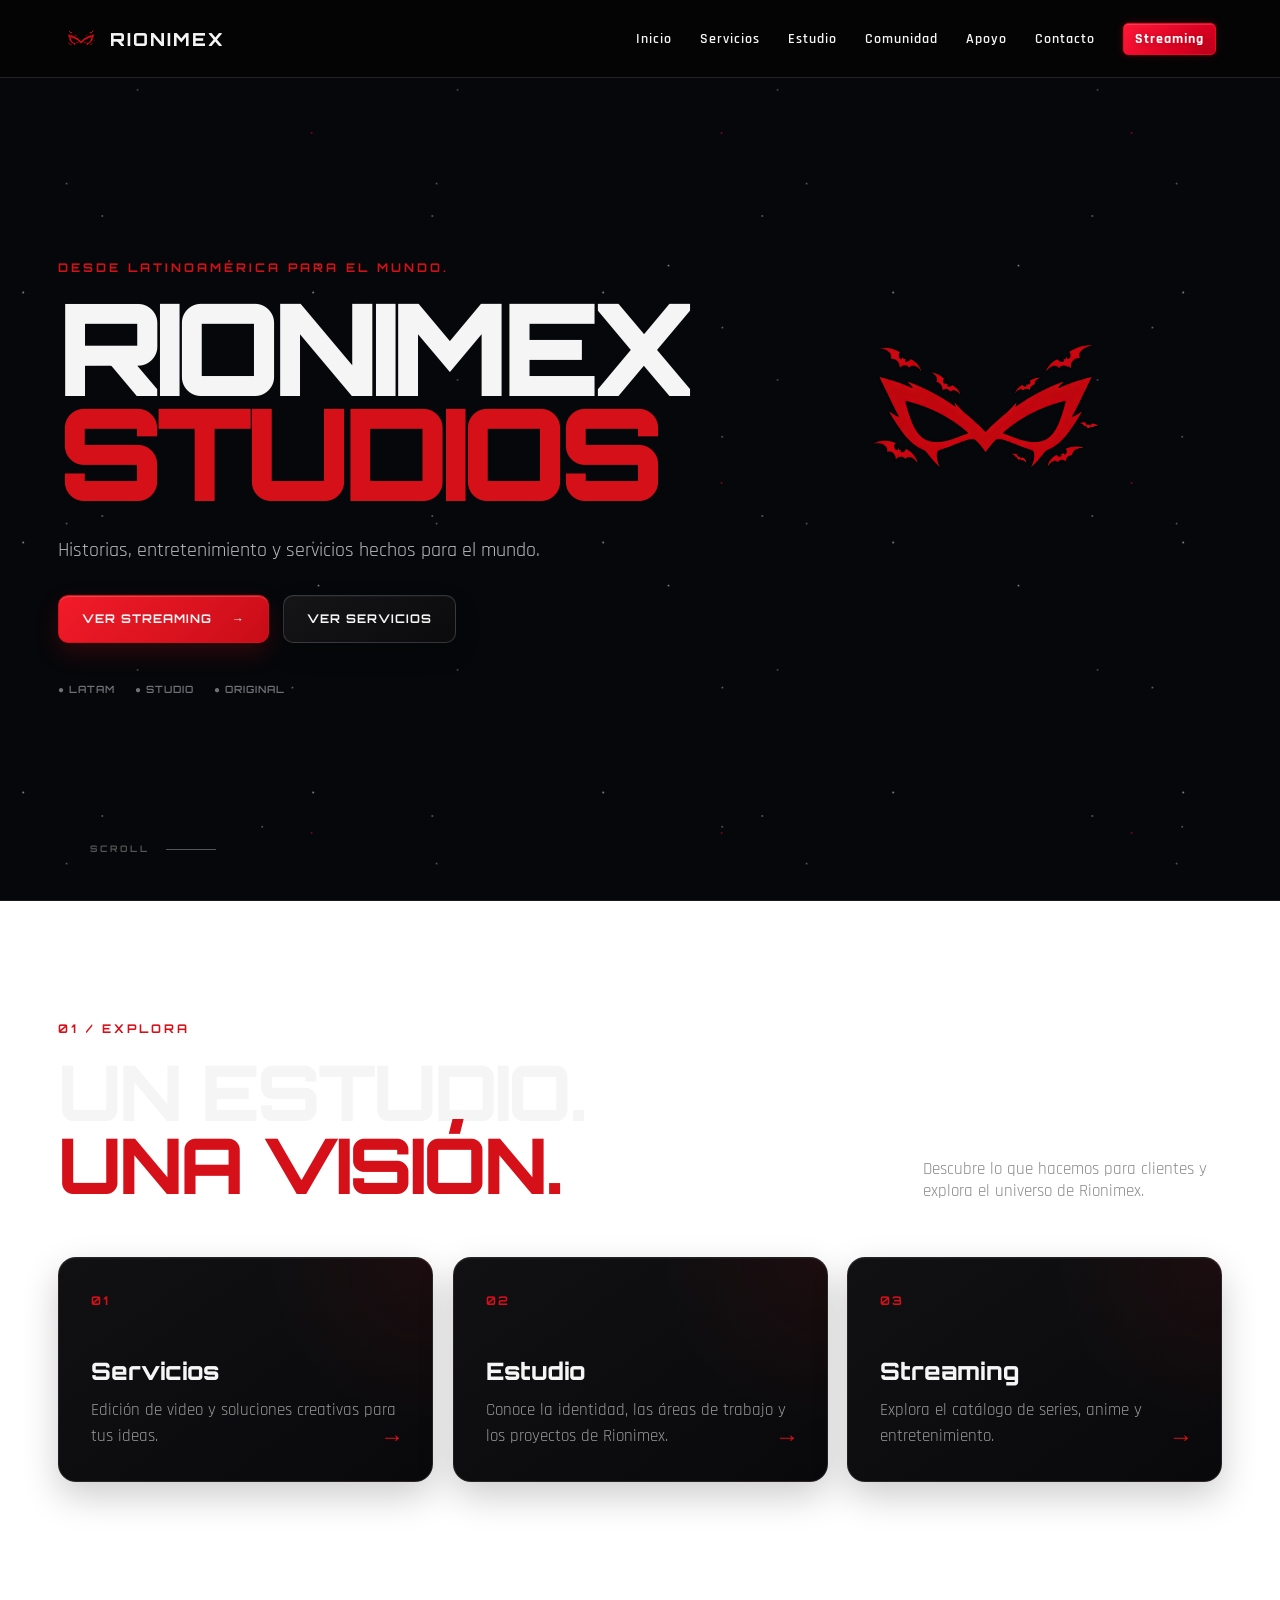
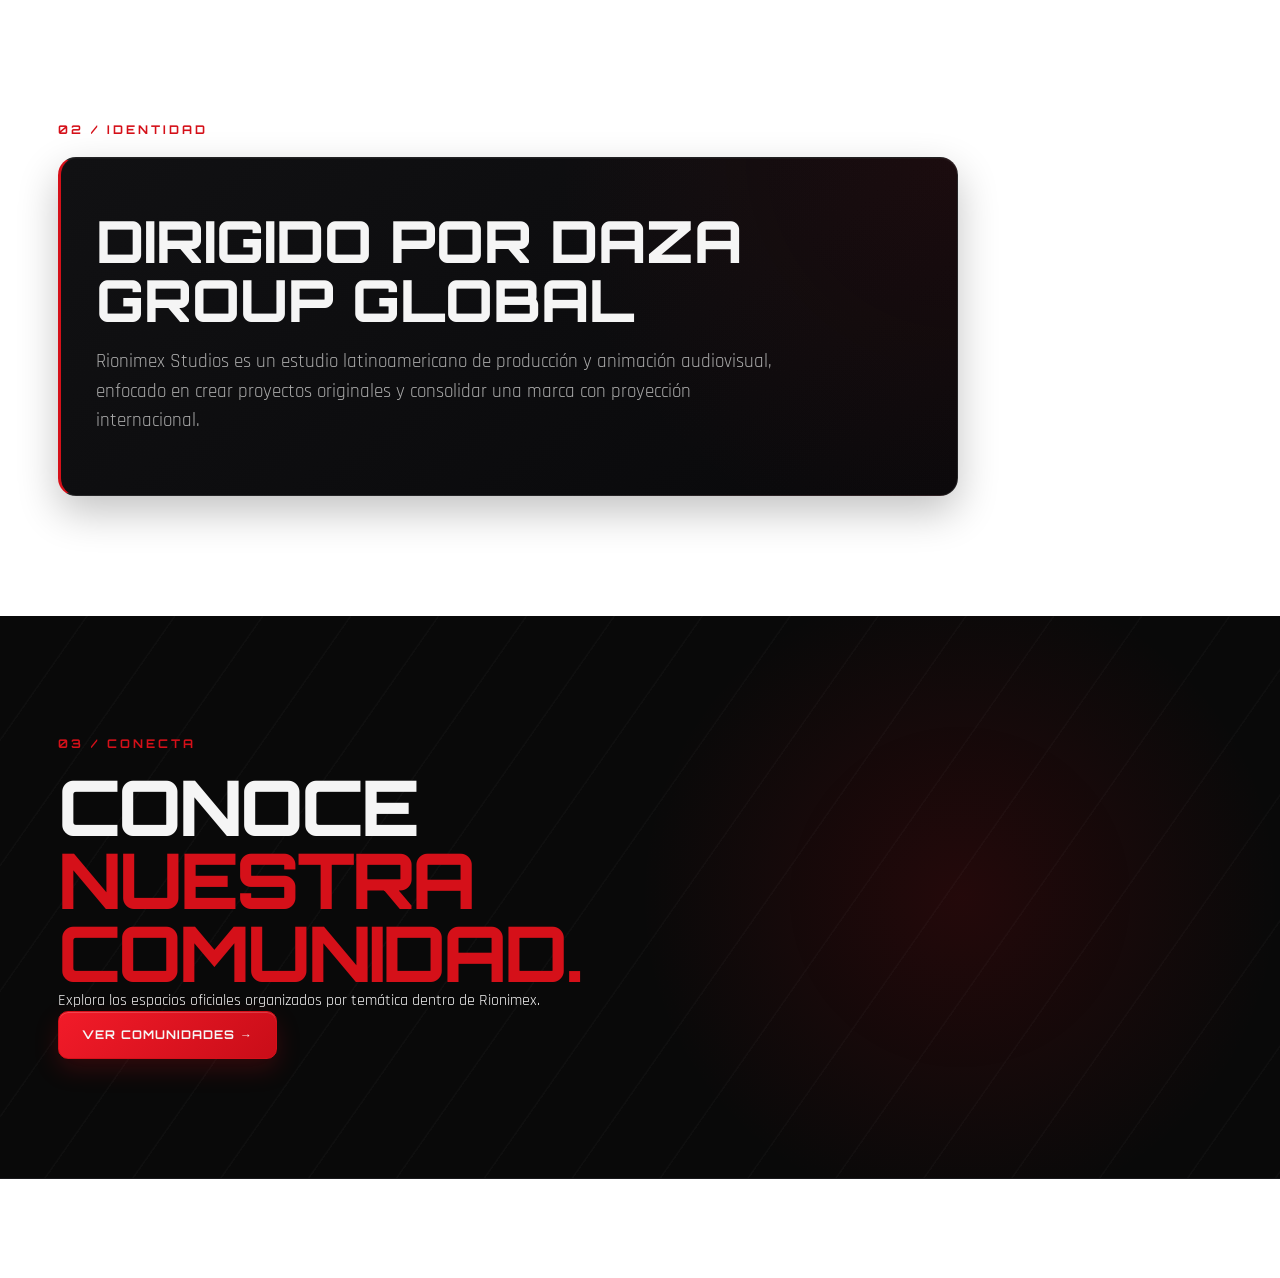
<file: index.html>
<!DOCTYPE html>
<html lang="es">
  <head>
    <meta charset="UTF-8" />
    <meta name="viewport" content="width=device-width, initial-scale=1.0" />
    <meta name="theme-color" content="#090909" />
    <meta
      name="description"
      content="Rionimex Studios, estudio creativo y de producción audiovisual latinoamericano dirigido por Daza Group Global."
    />
    <title>RIONIMEX STUDIOS</title>
    <link rel="icon" type="image/svg+xml" href="favicon.svg" />
    <link rel="preconnect" href="https://fonts.googleapis.com" />
    <link rel="preconnect" href="https://fonts.gstatic.com" crossorigin />
    <link
      href="https://fonts.googleapis.com/css2?family=Orbitron:wght@400;500;600;700;800;900&family=Rajdhani:wght@400;500;600;700&display=swap"
      rel="stylesheet"
    />
    <link rel="stylesheet" href="css/style.css" />
  </head>

  <body class="home-page">
    <div id="loader">
      <img class="loader-mark" src="favicon.svg" alt="" />
      <div class="loader-logo">RIONIMEX</div>
      <div class="loader-bar"><span></span></div>
    </div>

    <header class="header" id="header">
      <a class="brand" href="index.html" aria-label="Rionimex">
        <span class="brand-mark"><img src="favicon.svg" alt="" /></span>
        <span>RIONIMEX</span>
      </a>
      <button class="menu-toggle" id="menuToggle" aria-label="Abrir menú">☰</button>
      <nav class="nav" id="nav">
        <a href="index.html">Inicio</a>
        <a href="servicios.html">Servicios</a>
        <a href="estudio.html">Estudio</a>
        <a href="comunidad.html">Comunidad</a>
        <a href="apoyo.html">Apoyo</a>
        <a href="contacto.html">Contacto</a>
        <a class="nav-catalog-cta" href="streaming.html">Streaming</a>
      </nav>
    </header>

    <main>
      <section class="hero section" id="inicio">
        <div class="hero-grid"></div>
        <div class="hero-orb orb-a"></div>
        <div class="hero-orb orb-b"></div>

        <div class="hero-content reveal">
          <p class="eyebrow">DESDE LATINOAMÉRICA PARA EL MUNDO.</p>
          <h1>RIONIMEX<br /><span>STUDIOS</span></h1>
          <p class="hero-text">
            Historias, entretenimiento y servicios hechos para el mundo.
          </p>
          <div class="hero-actions">
            <a class="btn btn-primary" href="streaming.html">VER STREAMING <b>→</b></a>
            <a class="btn btn-ghost" href="servicios.html">VER SERVICIOS</a>
          </div>
          <div class="hero-meta">
            <span>● LATAM</span>
            <span>● STUDIO</span>
            <span>● ORIGINAL</span>
          </div>
        </div>

        <div class="hero-character" aria-hidden="true">
          <div class="slash"></div>
          <div class="circle-logo"><img src="logo.png" alt="" /></div>
        </div>

        <a class="scroll-indicator" href="#intro" aria-label="Desplazarse a la siguiente sección">SCROLL <span></span></a>
      </section>

      <section class="home-links section" id="intro">
        <div class="section-heading reveal">
          <div>
            <div class="section-kicker">01 / EXPLORA</div>
            <h2>UN ESTUDIO.<br /><span>UNA VISIÓN.</span></h2>
          </div>
          <p>Descubre lo que hacemos para clientes y explora el universo de Rionimex.</p>
        </div>

        <div class="link-grid">
          <a class="link-panel reveal" href="servicios.html">
            <span>01</span>
            <h3>Servicios</h3>
            <p>Edición de video y soluciones creativas para tus ideas.</p>
            <b>→</b>
          </a>
          <a class="link-panel reveal" href="estudio.html">
            <span>02</span>
            <h3>Estudio</h3>
            <p>Conoce la identidad, las áreas de trabajo y los proyectos de Rionimex.</p>
            <b>→</b>
          </a>
          <a class="link-panel reveal" href="streaming.html">
            <span>03</span>
            <h3>Streaming</h3>
            <p>Explora el catálogo de series, anime y entretenimiento.</p>
            <b>→</b>
          </a>
        </div>
      </section>

      <section class="legal section">
        <div class="section-kicker">02 / IDENTIDAD</div>
        <div class="legal-box reveal">
          <h2>DIRIGIDO POR DAZA GROUP GLOBAL</h2>
          <p>
            Rionimex Studios es un estudio latinoamericano de producción y animación
            audiovisual, enfocado en crear proyectos originales y consolidar una marca
            con proyección internacional.
          </p>
        </div>
      </section>

      <section class="home-cta section">
        <div class="collab-bg"></div>
        <div class="collab-content reveal">
          <div class="section-kicker">03 / CONECTA</div>
          <h2>CONOCE<br /><span>NUESTRA COMUNIDAD.</span></h2>
          <p>Explora los espacios oficiales organizados por temática dentro de Rionimex.</p>
          <a class="btn btn-primary" href="comunidad.html">VER COMUNIDADES →</a>
        </div>
      </section>

    </main>

    <footer>
      <div class="footer-copy" tabindex="0" role="button" aria-label="Copyright de Rionimex">Copyright © 2025-2026. RIONIMEX. TODOS LOS DERECHOS RESERVADOS.</div>
    </footer>

    <script src="js/main.js"></script>
  </body>
</html>
</file>
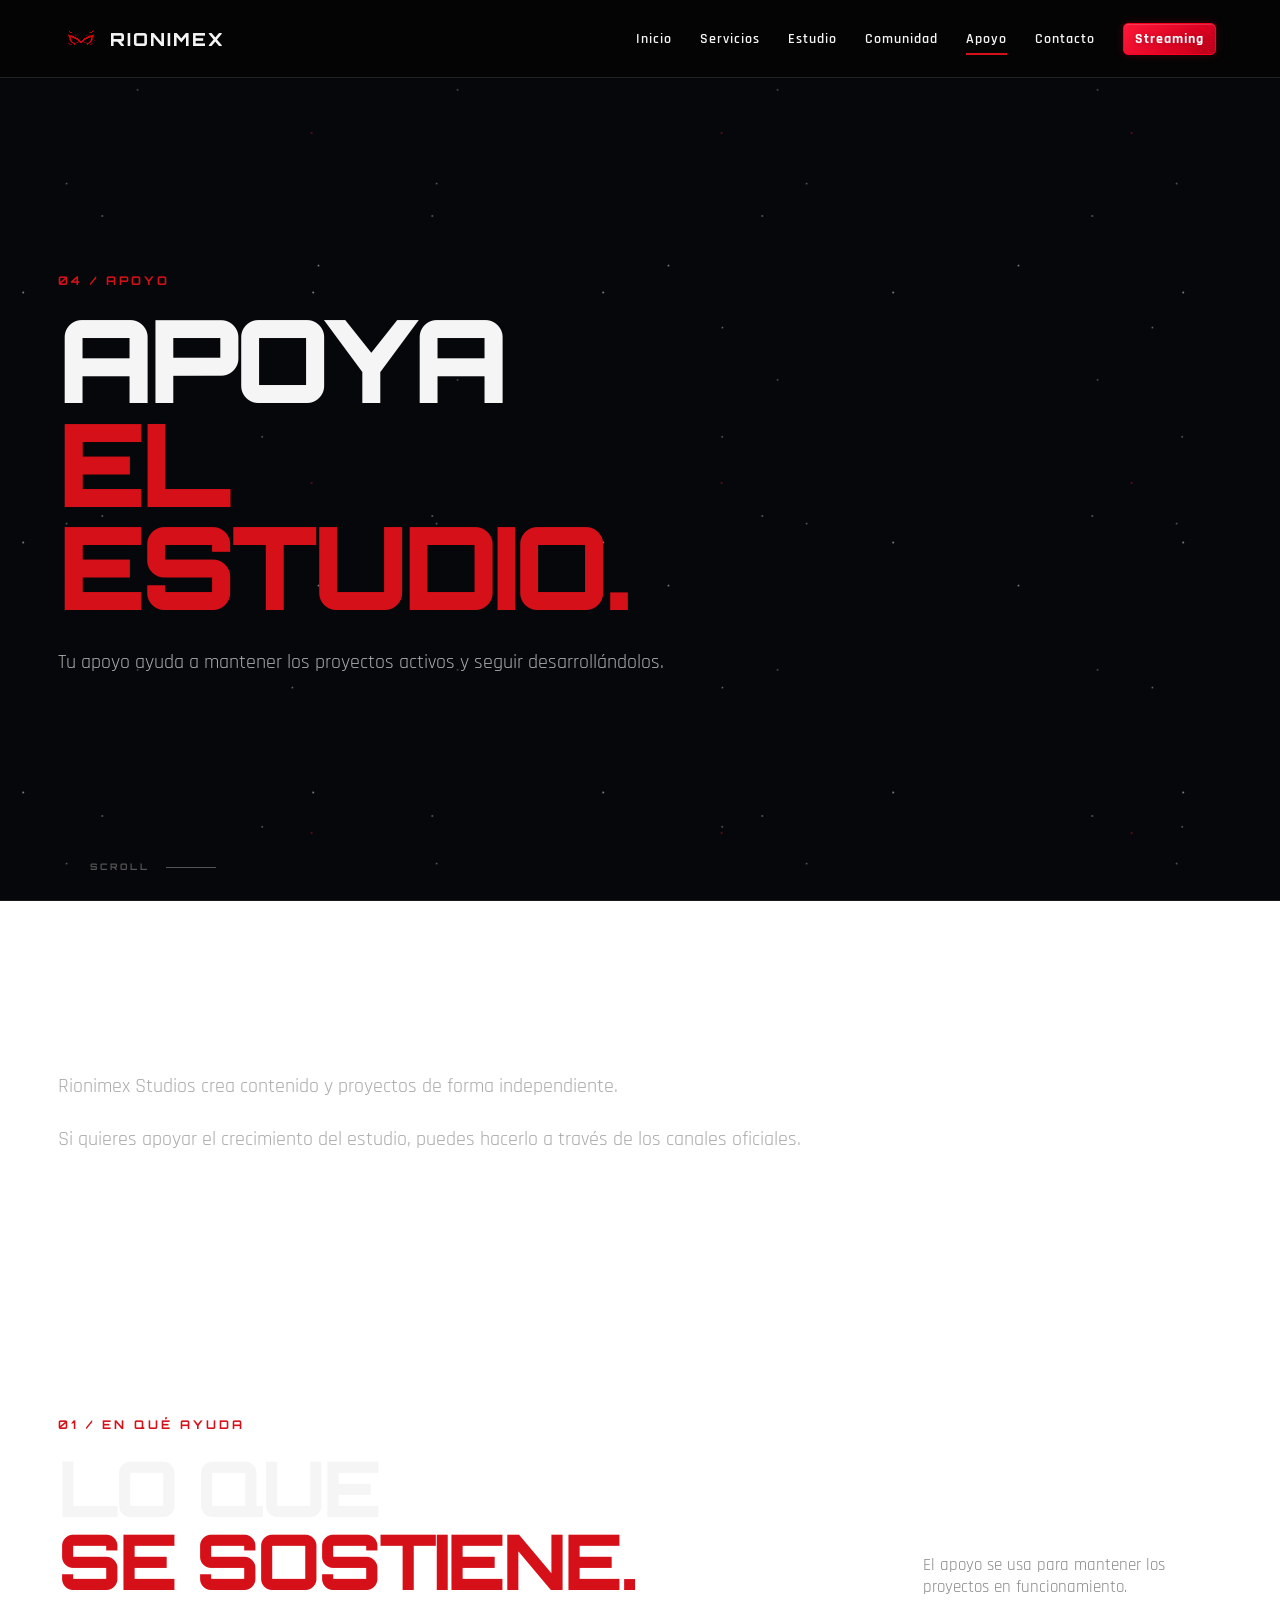
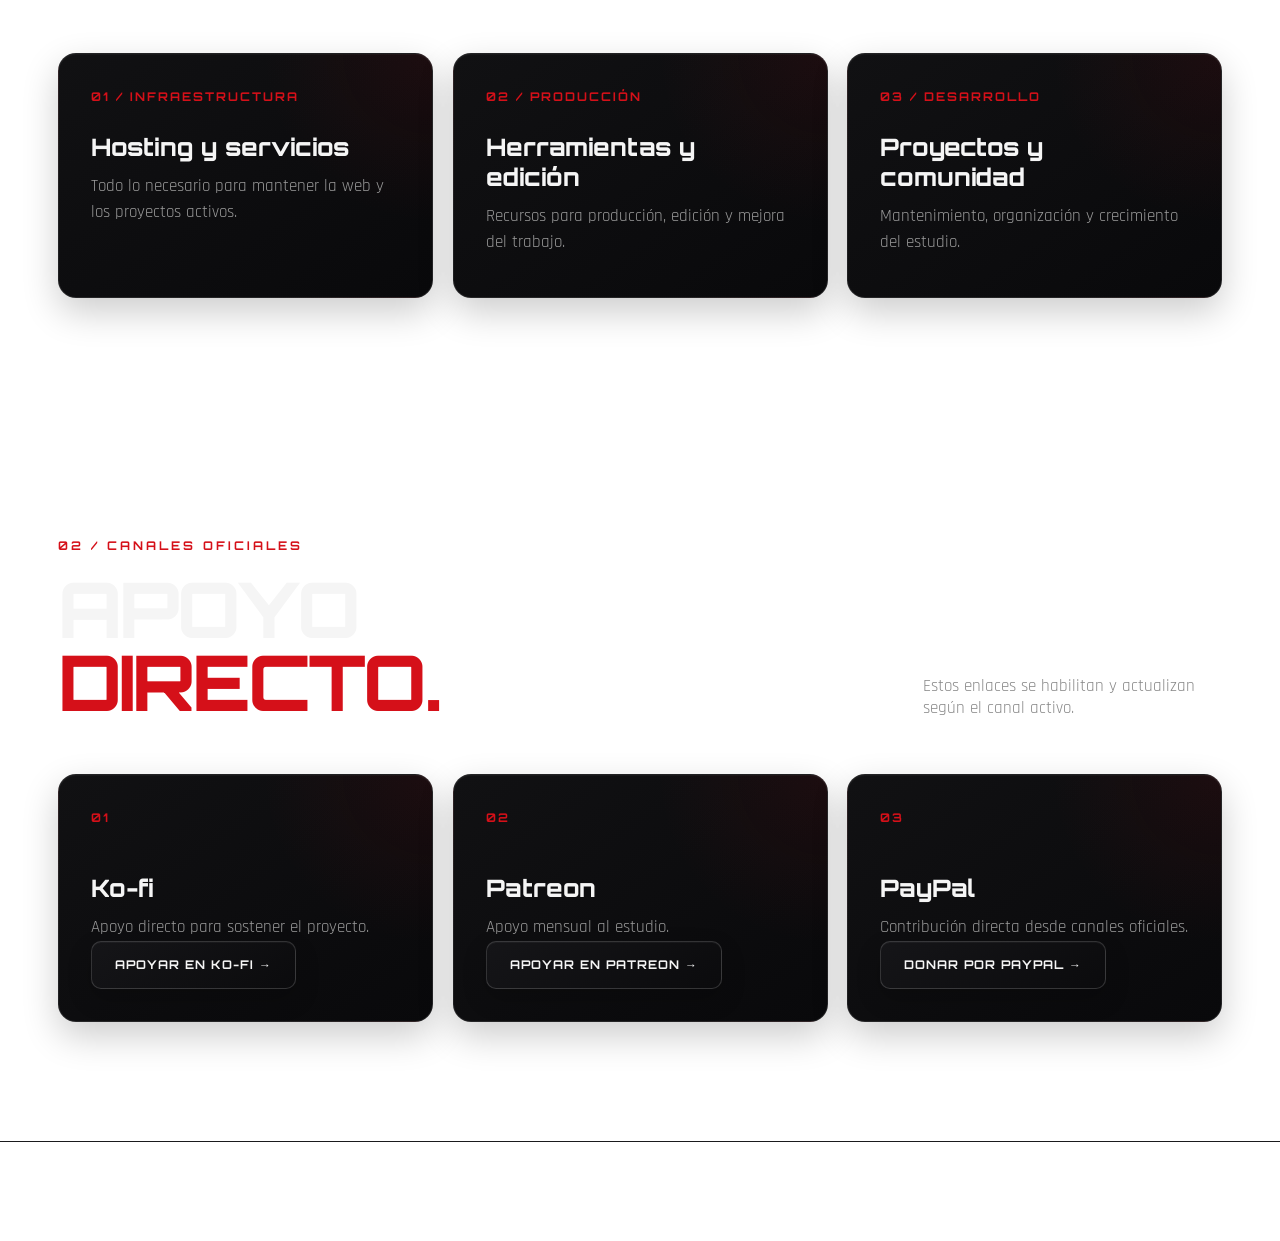
<file: apoyo.html>
<!DOCTYPE html>
<html lang="es">
<head>
  <meta charset="UTF-8">
  <meta name="viewport" content="width=device-width, initial-scale=1.0">
  <meta name="description" content="Formas de apoyar a Rionimex Studios.">
  <title>Apoyo | RIONIMEX STUDIOS</title>
  <link rel="icon" type="image/svg+xml" href="favicon.svg">
  <link rel="preconnect" href="https://fonts.googleapis.com">
  <link rel="preconnect" href="https://fonts.gstatic.com" crossorigin>
  <link href="https://fonts.googleapis.com/css2?family=Orbitron:wght@400;500;600;700;800;900&family=Rajdhani:wght@400;500;600;700&display=swap" rel="stylesheet">
  <link rel="stylesheet" href="css/style.css">
</head>
<body>
  <div id="loader">
    <img class="loader-mark" src="favicon.svg" alt="">
    <div class="loader-logo">RIONIMEX</div>
    <div class="loader-bar"><span></span></div>
  </div>

  <header class="header" id="header">
    <a class="brand" href="index.html" aria-label="Rionimex">
      <span class="brand-mark"><img src="favicon.svg" alt=""></span>
      <span>RIONIMEX</span>
    </a>
    <button class="menu-toggle" id="menuToggle" aria-label="Abrir menú">☰</button>
    <nav class="nav" id="nav">
      <a href="index.html">Inicio</a>
      <a href="servicios.html">Servicios</a>
      <a href="estudio.html">Estudio</a>
      <a href="comunidad.html">Comunidad</a>
      <a class="active" href="apoyo.html">Apoyo</a>
      <a href="contacto.html">Contacto</a>
      <a class="nav-catalog-cta" href="streaming.html">Streaming</a>
    </nav>
  </header>
  <main>
    <section class="page-hero section">
      <div class="hero-grid"></div>
      <div class="hero-content reveal">
        <p class="eyebrow">04 / APOYO</p>
        <h1>APOYA<br><span>EL ESTUDIO.</span></h1>
        <p>Tu apoyo ayuda a mantener los proyectos activos y seguir desarrollándolos.</p>
      </div>
      <a class="scroll-indicator" href="#contenido" aria-label="Desplazarse a la siguiente sección">SCROLL <span></span></a>
    </section>

    <section class="page-body section" id="contenido">
      <div class="intro-copy reveal">
        <p>Rionimex Studios crea contenido y proyectos de forma independiente.</p>
        <p>Si quieres apoyar el crecimiento del estudio, puedes hacerlo a través de los canales oficiales.</p>
      </div>
    </section>

    <section class="section">
      <div class="section-heading reveal">
        <div>
          <div class="section-kicker">01 / EN QUÉ AYUDA</div>
          <h2>LO QUE<br><span>SE SOSTIENE.</span></h2>
        </div>
        <p>El apoyo se usa para mantener los proyectos en funcionamiento.</p>
      </div>

      <div class="support-grid">
        <article class="support-panel reveal">
          <span>01 / INFRAESTRUCTURA</span>
          <h3>Hosting y servicios</h3>
          <p>Todo lo necesario para mantener la web y los proyectos activos.</p>
        </article>

        <article class="support-panel reveal">
          <span>02 / PRODUCCIÓN</span>
          <h3>Herramientas y edición</h3>
          <p>Recursos para producción, edición y mejora del trabajo.</p>
        </article>

        <article class="support-panel reveal">
          <span>03 / DESARROLLO</span>
          <h3>Proyectos y comunidad</h3>
          <p>Mantenimiento, organización y crecimiento del estudio.</p>
        </article>
      </div>
    </section>

    <section class="section">
      <div class="section-heading reveal">
        <div>
          <div class="section-kicker">02 / CANALES OFICIALES</div>
          <h2>APOYO<br><span>DIRECTO.</span></h2>
        </div>
        <p>Estos enlaces se habilitan y actualizan según el canal activo.</p>
      </div>

      <div class="link-grid">
        <article class="link-panel reveal">
          <span>01</span>
          <h3>Ko-fi</h3>
          <p>Apoyo directo para sostener el proyecto.</p>
          <a class="btn btn-ghost" href="https://ko-fi.com/dazagroupglobal">APOYAR EN KO-FI →</a>
        </article>

        <article class="link-panel reveal">
          <span>02</span>
          <h3>Patreon</h3>
          <p>Apoyo mensual al estudio.</p>
          <a class="btn btn-ghost" href="https://patreon.com/dazagroupglobal">APOYAR EN PATREON →</a>
        </article>

        <article class="link-panel reveal">
          <span>03</span>
          <h3>PayPal</h3>
          <p>Contribución directa desde canales oficiales.</p>
          <a class="btn btn-ghost" href="https://paypal.me/EliecerDazaX">DONAR POR PAYPAL →</a>
        </article>
      </div>
    </section>
  </main>

  <footer>
      <div class="footer-copy" tabindex="0" role="button" aria-label="Copyright de Rionimex">Copyright © 2025-2026. RIONIMEX. TODOS LOS DERECHOS RESERVADOS.</div>

  <script src="js/main.js"></script>
</body>
</html>
</file>
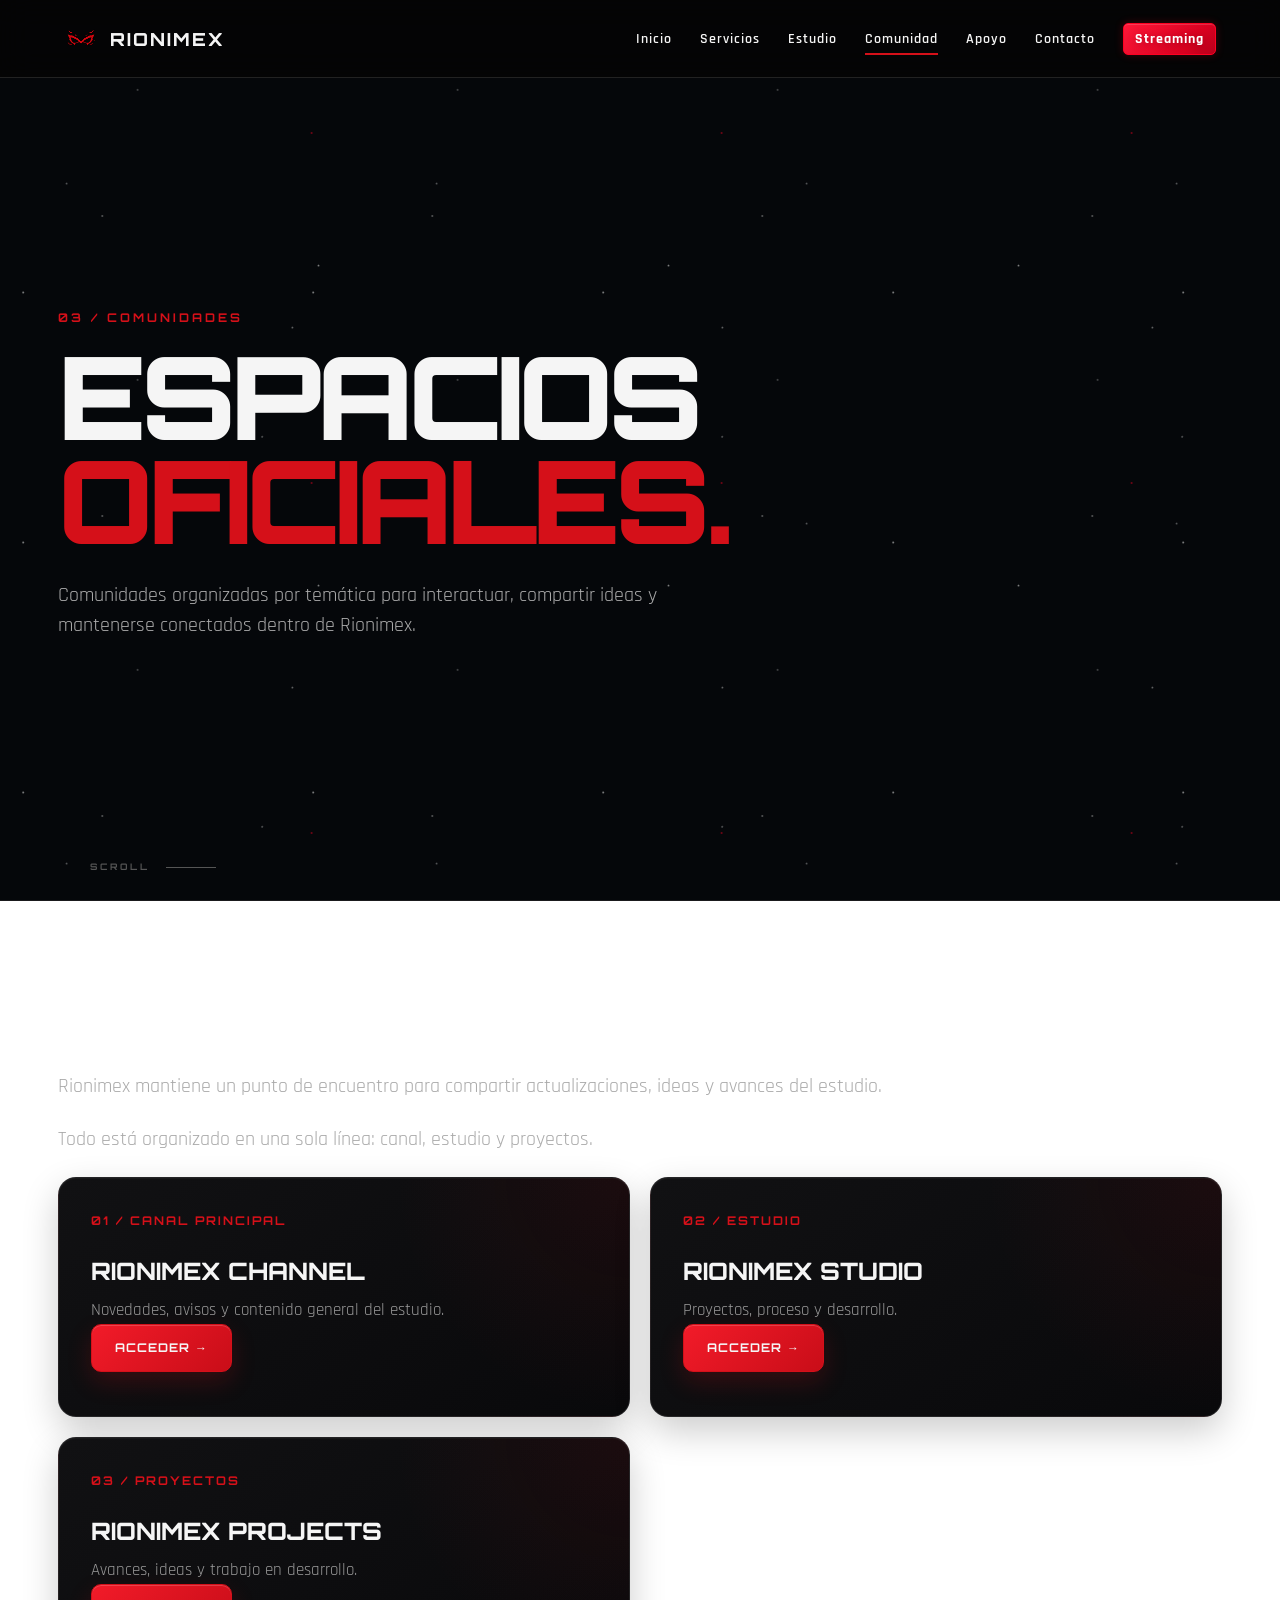
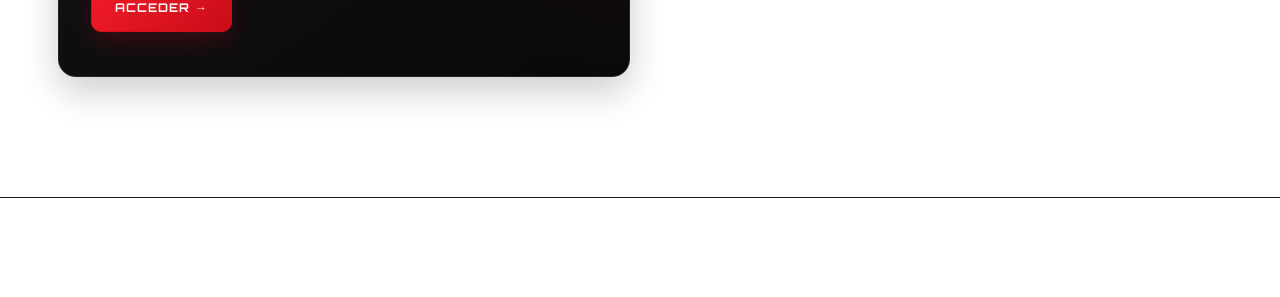
<file: comunidad.html>
<!DOCTYPE html>
<html lang="es">
  <head>
    <meta charset="UTF-8" />
    <meta name="viewport" content="width=device-width, initial-scale=1.0" />
    <meta name="description" content="Comunidades oficiales de Rionimex Studios organizadas por temática." />
    <title>Comunidad | RIONIMEX STUDIOS</title>
    <link rel="icon" type="image/svg+xml" href="favicon.svg" />
    <link rel="preconnect" href="https://fonts.googleapis.com" />
    <link rel="preconnect" href="https://fonts.gstatic.com" crossorigin />
    <link
      href="https://fonts.googleapis.com/css2?family=Orbitron:wght@400;500;600;700;800;900&family=Rajdhani:wght@400;500;600;700&display=swap"
      rel="stylesheet"
    />
    <link rel="stylesheet" href="css/style.css" />
  </head>

  <body>
    <div id="loader">
      <img class="loader-mark" src="favicon.svg" alt="" />
      <div class="loader-logo">RIONIMEX</div>
      <div class="loader-bar"><span></span></div>
    </div>

    <header class="header" id="header">
      <a class="brand" href="index.html" aria-label="Rionimex">
        <span class="brand-mark"><img src="favicon.svg" alt="" /></span>
        <span>RIONIMEX</span>
      </a>
      <button class="menu-toggle" id="menuToggle" aria-label="Abrir menú">☰</button>
      <nav class="nav" id="nav">
        <a href="index.html">Inicio</a>
        <a href="servicios.html">Servicios</a>
        <a href="estudio.html">Estudio</a>
        <a class="active" href="comunidad.html">Comunidad</a>
        <a href="apoyo.html">Apoyo</a>
        <a href="contacto.html">Contacto</a>
        <a class="nav-catalog-cta" href="streaming.html">Streaming</a>
      </nav>
    </header>

    <main>
      <section class="page-hero section">
        <div class="hero-grid"></div>
        <div class="hero-content reveal">
          <p class="eyebrow">03 / COMUNIDADES</p>
          <h1>ESPACIOS<br /><span>OFICIALES.</span></h1>
          <p>
            Comunidades organizadas por temática para interactuar, compartir ideas y
            mantenerse conectados dentro de Rionimex.
          </p>
        </div>
        <a class="scroll-indicator" href="#contenido" aria-label="Desplazarse a la siguiente sección">SCROLL <span></span></a>
      </section>

      <section class="page-body section" id="contenido">
        <div class="intro-copy reveal">
          <p>Rionimex mantiene un punto de encuentro para compartir actualizaciones, ideas y avances del estudio.</p>
          <p>Todo está organizado en una sola línea: canal, estudio y proyectos.</p>
        </div>

        <div class="community-grid">
          <article class="community-panel reveal">
            <span>01 / CANAL PRINCIPAL</span>
            <h3>RIONIMEX CHANNEL</h3>
            <p>Novedades, avisos y contenido general del estudio.</p>
            <a class="btn btn-primary" href="proximamente.html">ACCEDER →</a>
          </article>

          <article class="community-panel reveal">
            <span>02 / ESTUDIO</span>
            <h3>RIONIMEX STUDIO</h3>
            <p>Proyectos, proceso y desarrollo.</p>
            <a class="btn btn-primary" href="proximamente.html">ACCEDER →</a>
          </article>

          <article class="community-panel reveal">
            <span>03 / PROYECTOS</span>
            <h3>RIONIMEX PROJECTS</h3>
            <p>Avances, ideas y trabajo en desarrollo.</p>
            <a class="btn btn-primary" href="proximamente.html">ACCEDER →</a>
          </article>
        </div>
      </section>
    </main>

    <footer>
        <div class="footer-copy" tabindex="0" role="button" aria-label="Copyright de Rionimex">Copyright © 2025-2026. RIONIMEX. TODOS LOS DERECHOS RESERVADOS.</div>

    <script src="js/main.js"></script>
  </body>
</html>
</file>
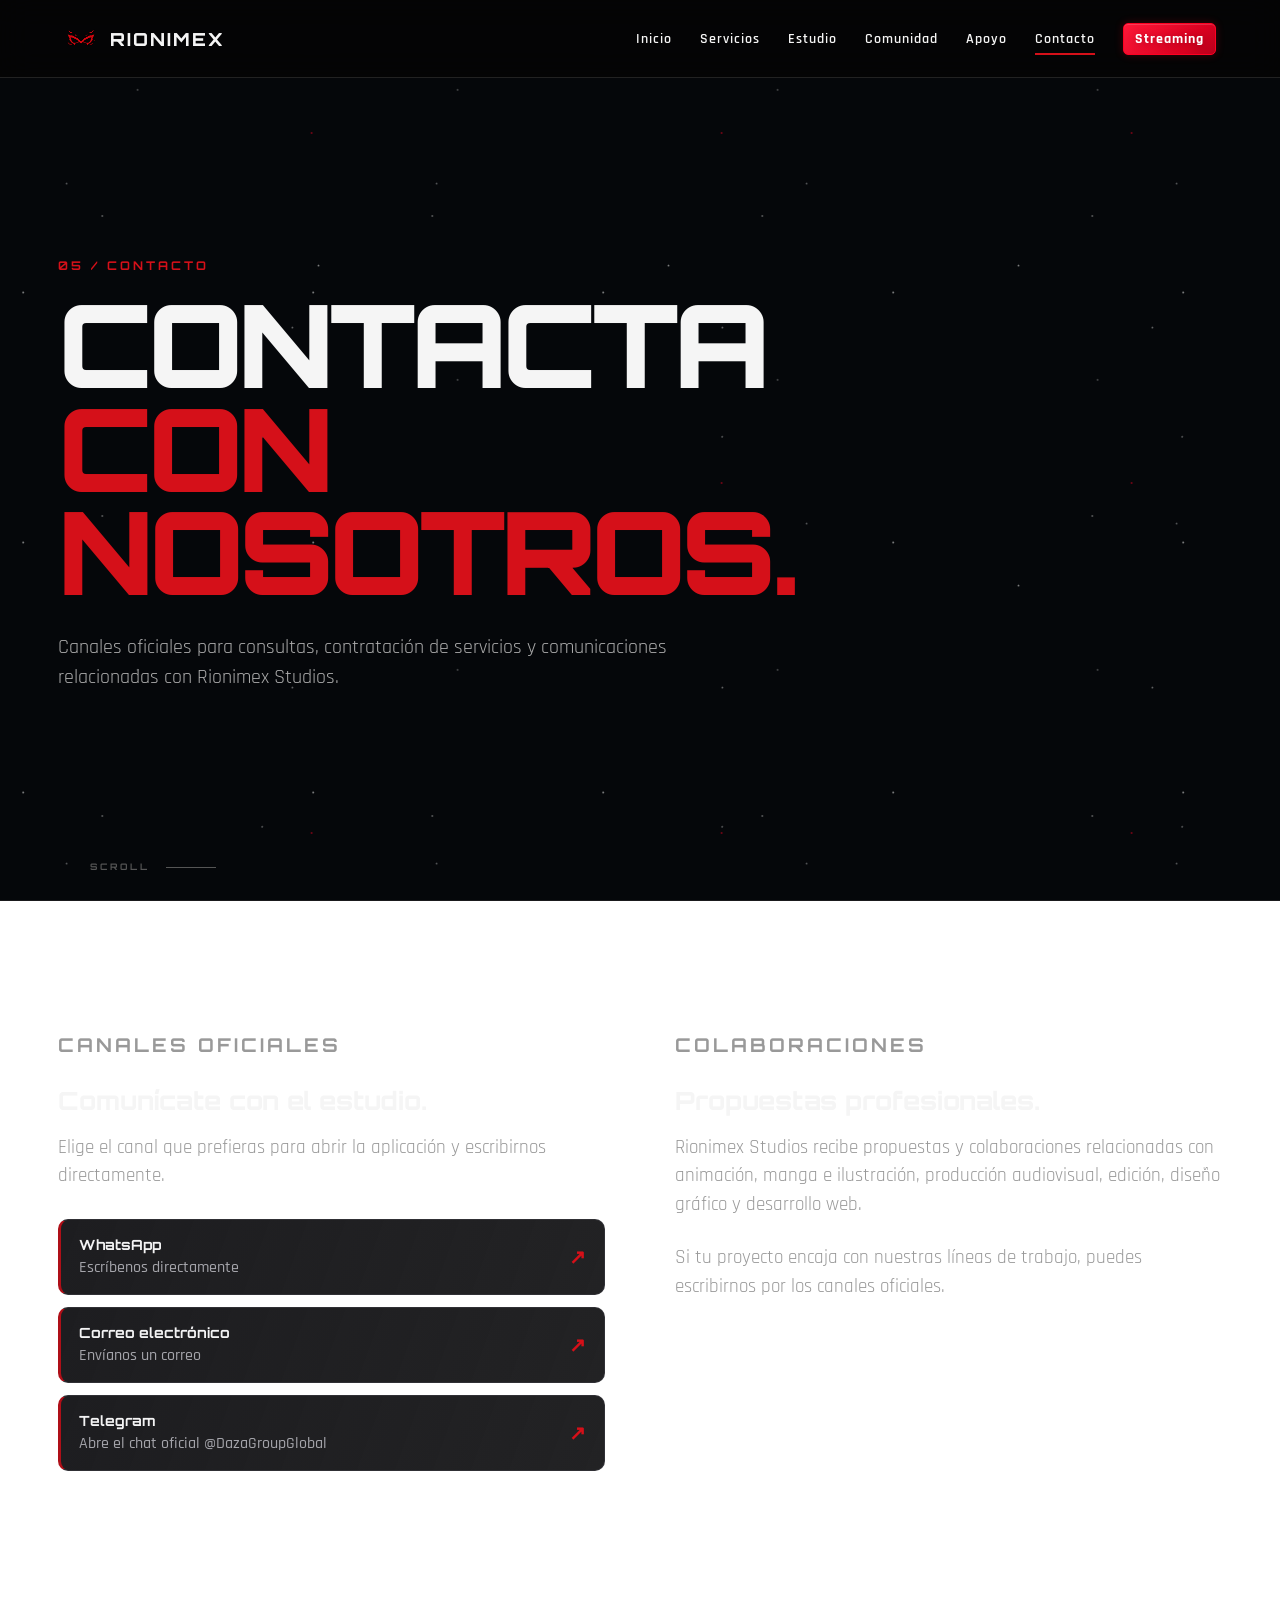
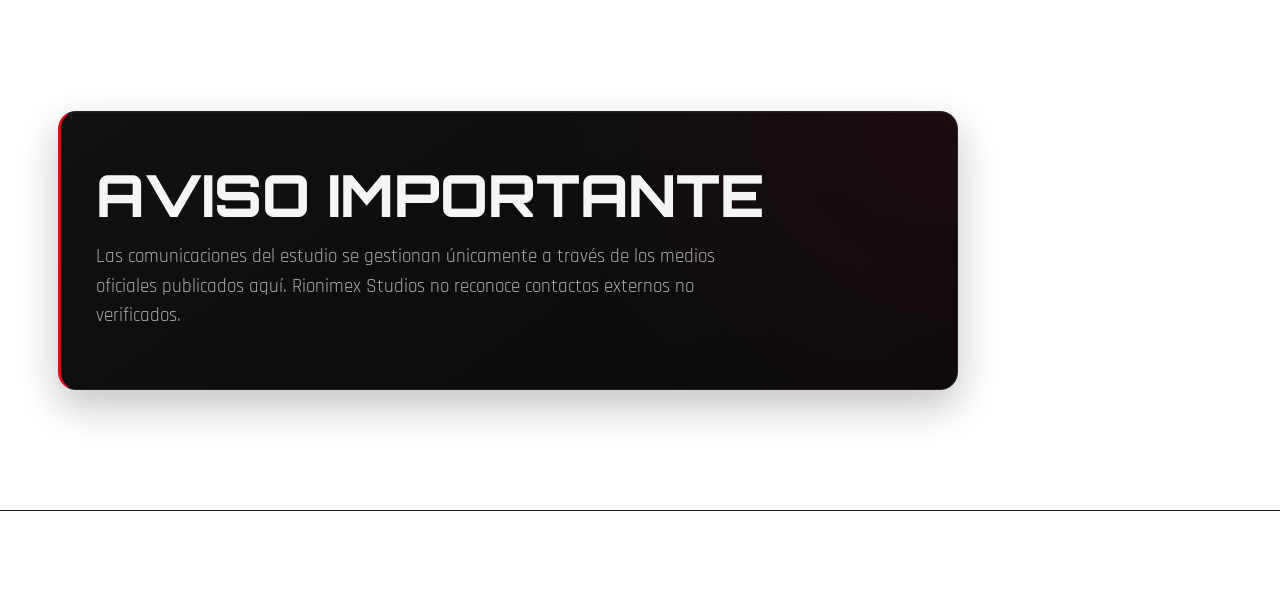
<file: contacto.html>
<!DOCTYPE html>
<html lang="es">
  <head>
    <meta charset="UTF-8" />
    <meta name="viewport" content="width=device-width, initial-scale=1.0" />
    <meta name="description" content="Contacta con Rionimex Studios." />
    <title>Contacto | RIONIMEX STUDIOS</title>
    <link rel="icon" type="image/svg+xml" href="favicon.svg" />
    <link rel="preconnect" href="https://fonts.googleapis.com" />
    <link rel="preconnect" href="https://fonts.gstatic.com" crossorigin />
    <link
      href="https://fonts.googleapis.com/css2?family=Orbitron:wght@400;500;600;700;800;900&family=Rajdhani:wght@400;500;600;700&display=swap"
      rel="stylesheet"
    />
    <link rel="stylesheet" href="css/style.css" />
  </head>

  <body>
    <div id="loader">
      <img class="loader-mark" src="favicon.svg" alt="" />
      <div class="loader-logo">RIONIMEX</div>
      <div class="loader-bar"><span></span></div>
    </div>

    <header class="header" id="header">
      <a class="brand" href="index.html" aria-label="Rionimex">
        <span class="brand-mark"><img src="favicon.svg" alt="" /></span>
        <span>RIONIMEX</span>
      </a>
      <button class="menu-toggle" id="menuToggle" aria-label="Abrir menú">☰</button>
      <nav class="nav" id="nav">
        <a href="index.html">Inicio</a>
        <a href="servicios.html">Servicios</a>
        <a href="estudio.html">Estudio</a>
        <a href="comunidad.html">Comunidad</a>
        <a href="apoyo.html">Apoyo</a>
        <a class="active" href="contacto.html">Contacto</a>
        <a class="nav-catalog-cta" href="streaming.html">Streaming</a>
      </nav>
    </header>

    <main>
      <section class="page-hero section">
        <div class="hero-grid"></div>
        <div class="hero-content reveal">
          <p class="eyebrow">05 / CONTACTO</p>
          <h1>CONTACTA<br /><span>CON NOSOTROS.</span></h1>
          <p>Canales oficiales para consultas, contratación de servicios y comunicaciones relacionadas con Rionimex Studios.</p>
        </div>
        <a class="scroll-indicator" href="#contenido" aria-label="Desplazarse a la siguiente sección">SCROLL <span></span></a>
      </section>

      <section class="page-body section" id="contenido">
        <div class="contact-layout">
          <div class="contact-details reveal">
            <p class="eyebrow">CANALES OFICIALES</p>
            <h3>Comunícate con el estudio.</h3>
            <p>Elige el canal que prefieras para abrir la aplicación y escribirnos directamente.</p>
            <div class="contact-channel-list">
              <a class="contact-channel-button" href="https://wa.me/573118769927" target="_blank" rel="noopener noreferrer">
                <span><strong>WhatsApp</strong><small>Escríbenos directamente</small></span><span aria-hidden="true">↗</span>
              </a>
              <a class="contact-channel-button" href="mailto:info@rionimex.com">
                <span><strong>Correo electrónico</strong><small>Envíanos un correo</small></span><span aria-hidden="true">↗</span>
              </a>
              <a class="contact-channel-button" href="https://t.me/DazaGroupGlobal" target="_blank" rel="noopener noreferrer">
                <span><strong>Telegram</strong><small>Abre el chat oficial @DazaGroupGlobal</small></span><span aria-hidden="true">↗</span>
              </a>
            </div>
          </div>

          <div class="contact-details reveal">
            <p class="eyebrow">COLABORACIONES</p>
            <h3>Propuestas profesionales.</h3>
            <p>Rionimex Studios recibe propuestas y colaboraciones relacionadas con animación, manga e ilustración, producción audiovisual, edición, diseño gráfico y desarrollo web.</p>
            <p>Si tu proyecto encaja con nuestras líneas de trabajo, puedes escribirnos por los canales oficiales.</p>
          </div>
        </div>
      </section>

      <section class="section">
        <div class="legal-box reveal">
          <h2>AVISO IMPORTANTE</h2>
          <p>Las comunicaciones del estudio se gestionan únicamente a través de los medios oficiales publicados aquí. Rionimex Studios no reconoce contactos externos no verificados.</p>
        </div>
      </section>
    </main>

    <footer>
        <div class="footer-copy" tabindex="0" role="button" aria-label="Copyright de Rionimex">Copyright © 2025-2026. RIONIMEX. TODOS LOS DERECHOS RESERVADOS.</div>
    </footer>

    <script src="js/main.js"></script>
  </body>
</html>
</file>
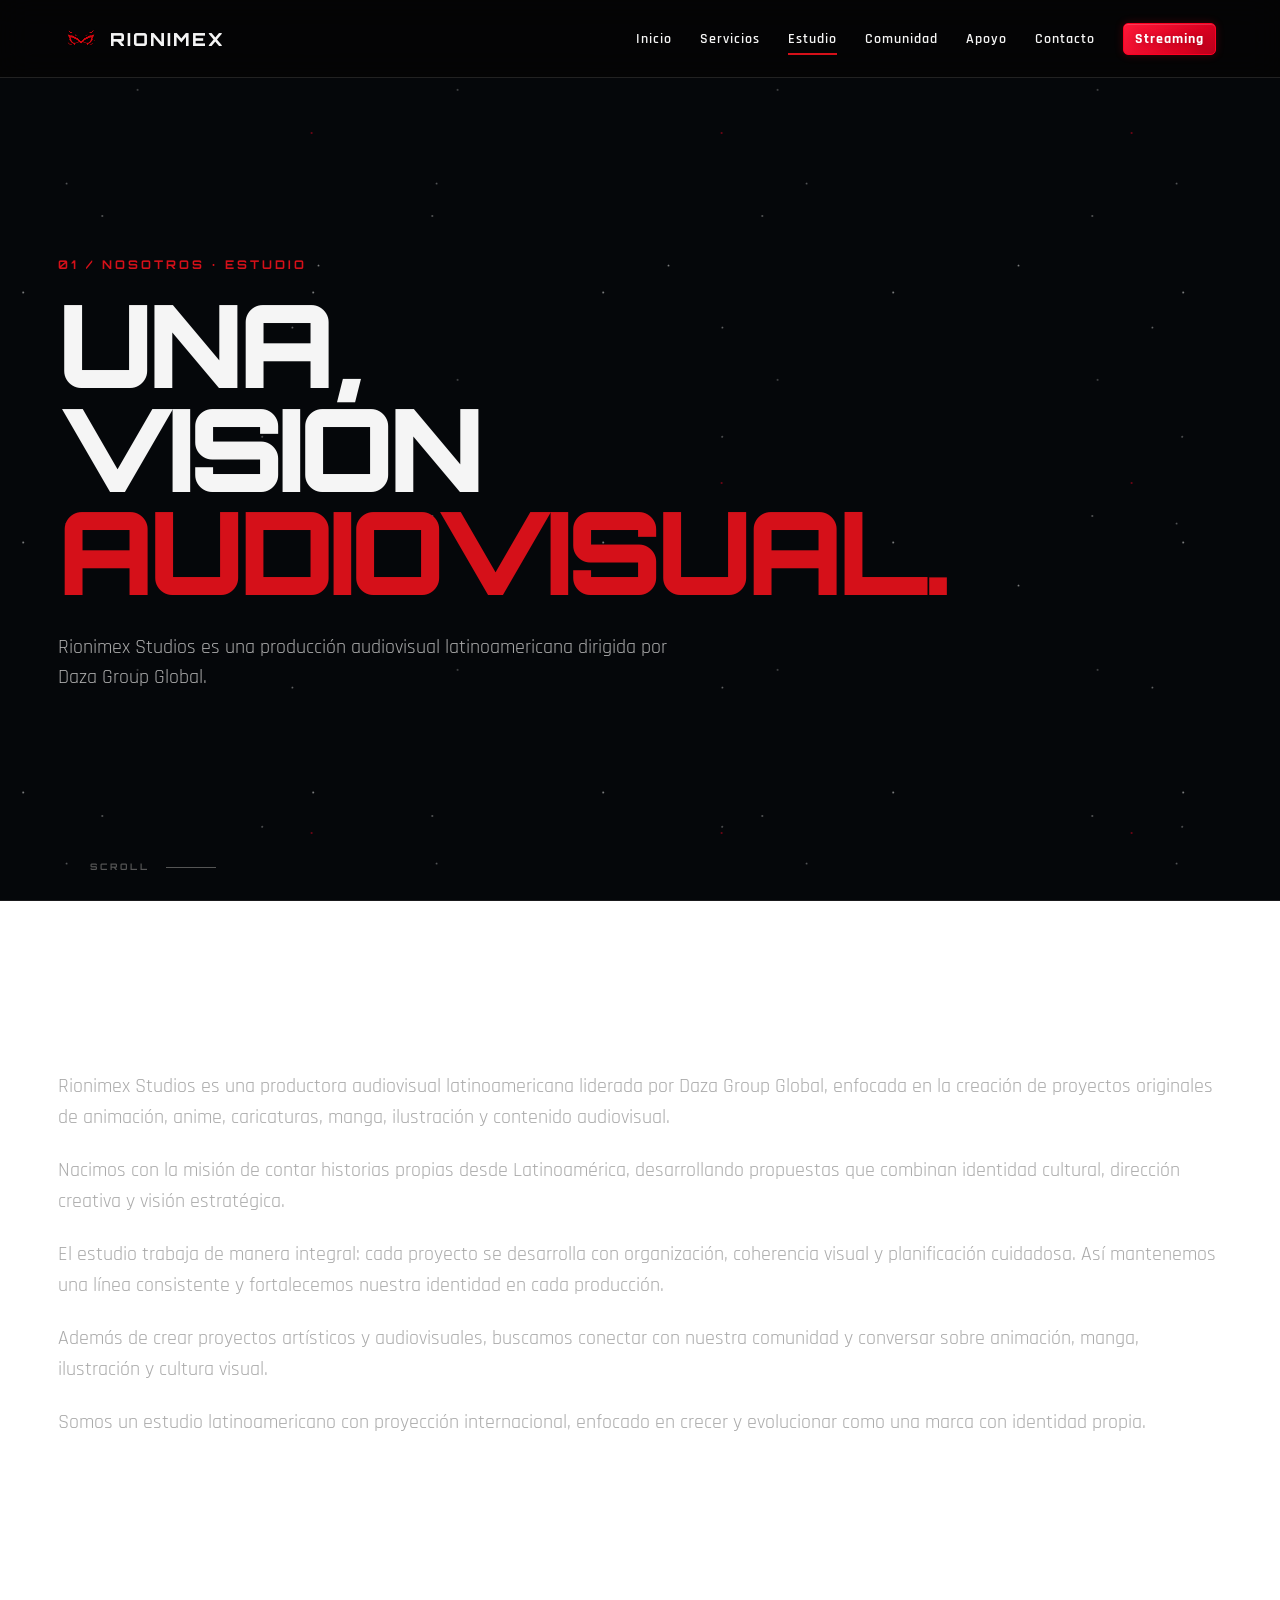
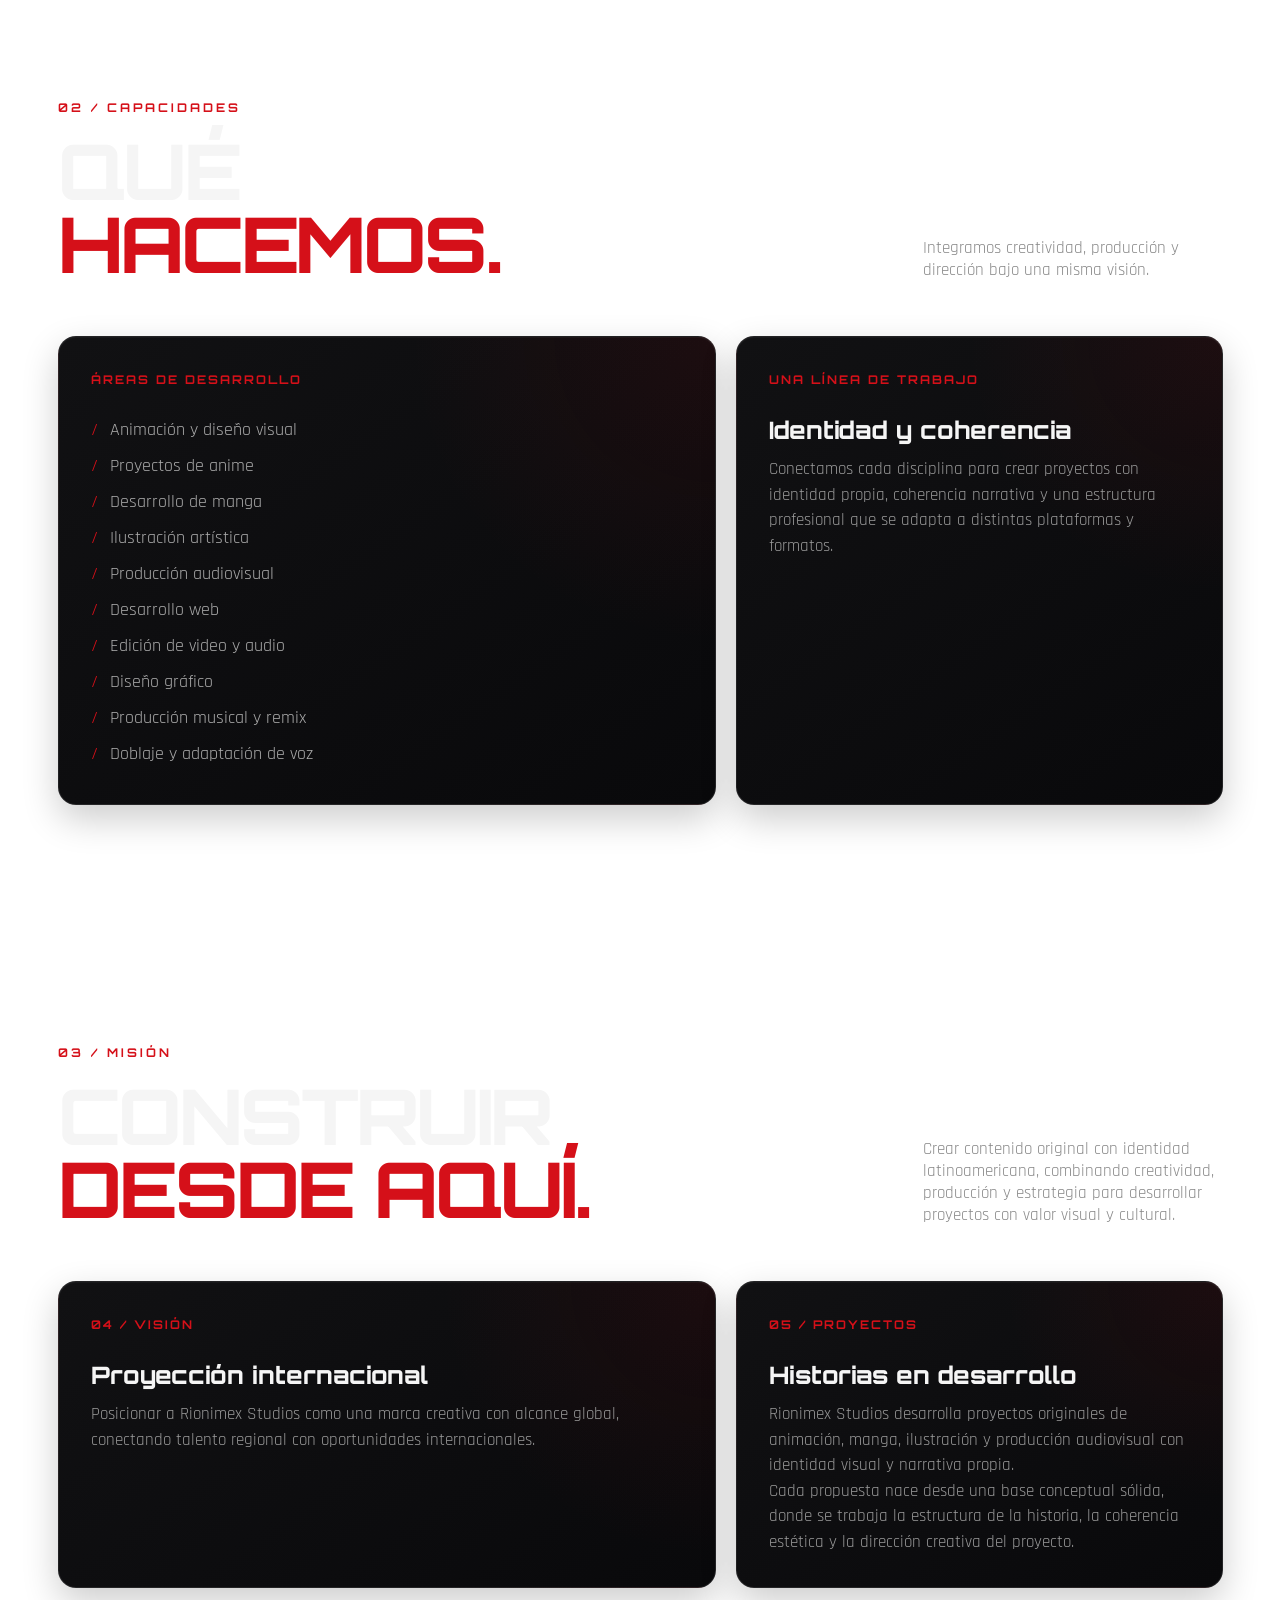
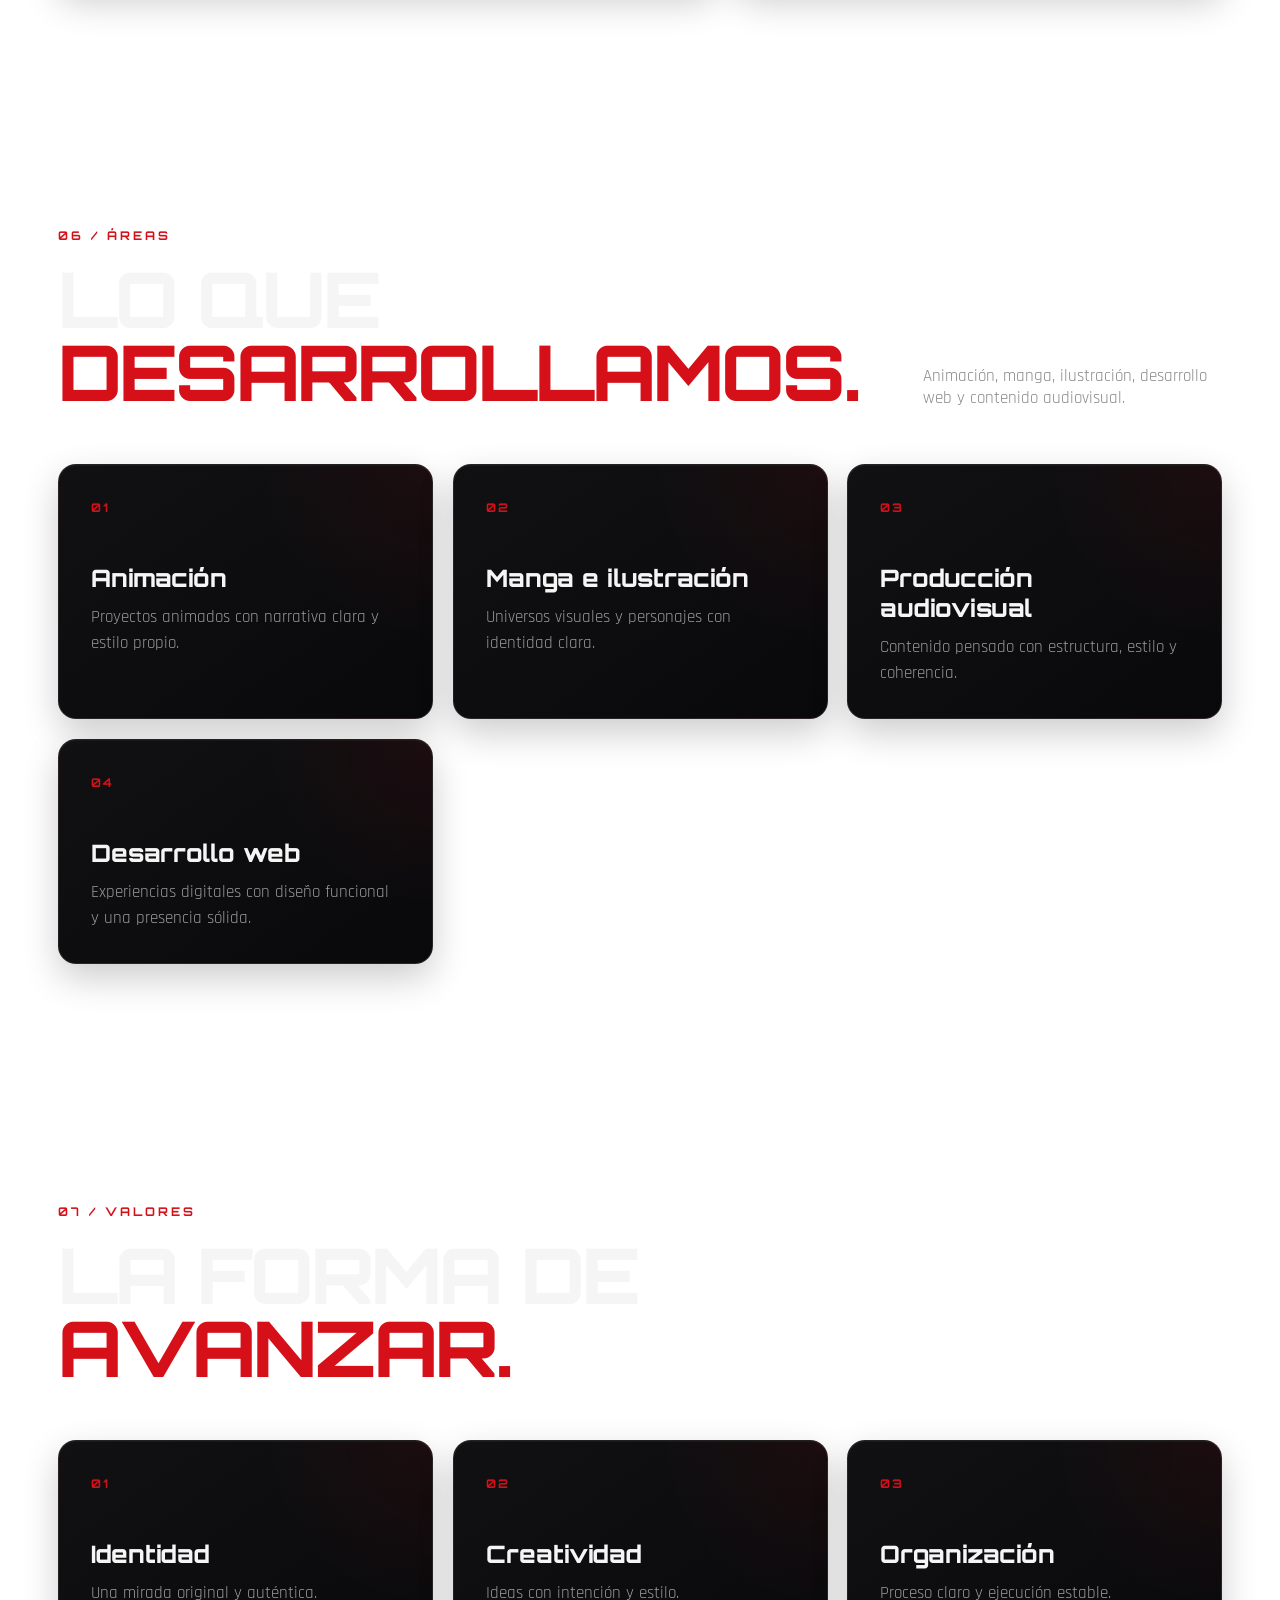
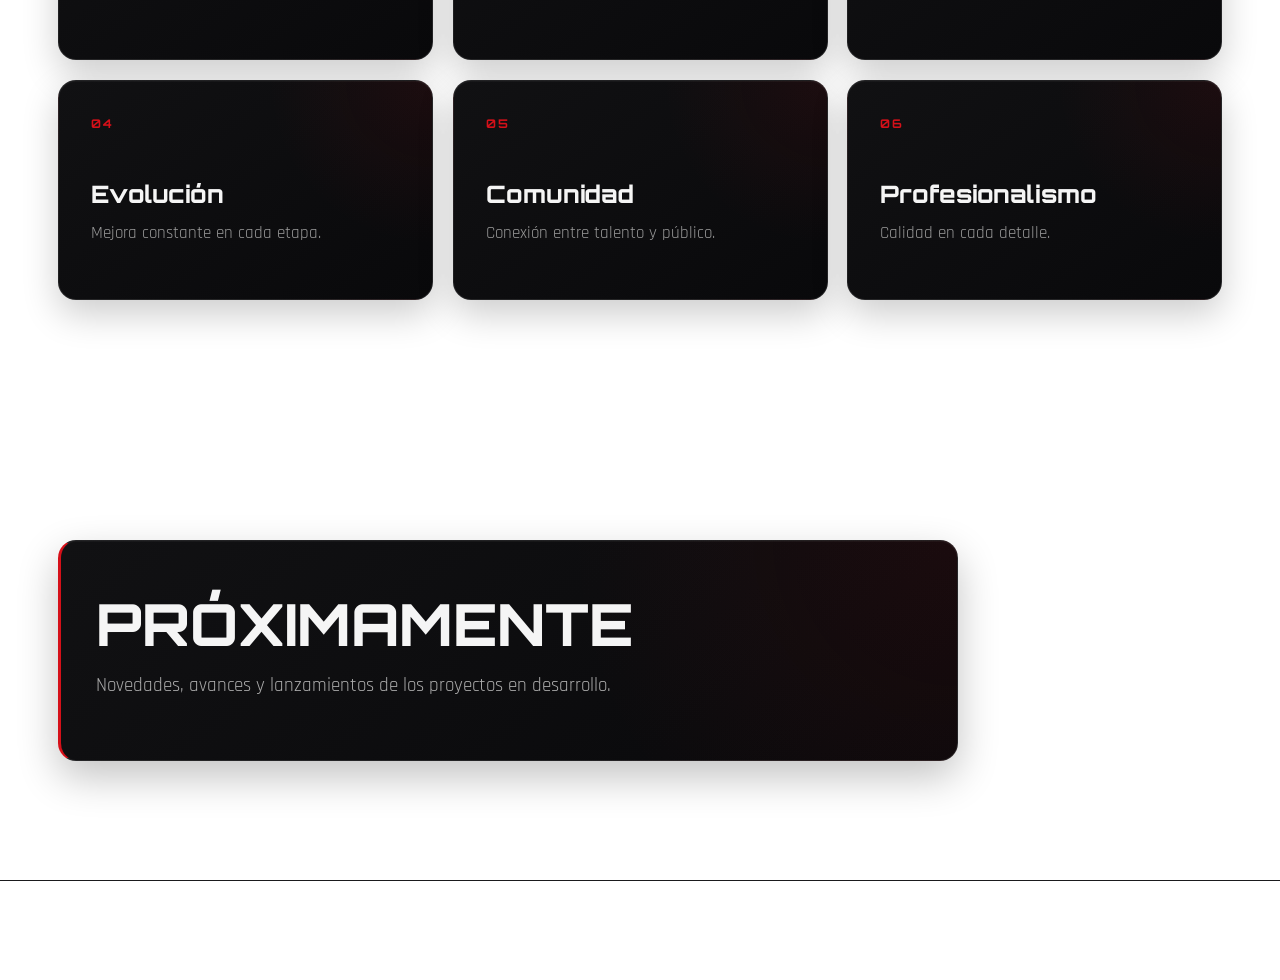
<file: estudio.html>
<!DOCTYPE html>
<html lang="es">
  <head>
    <meta charset="UTF-8" />
    <meta name="viewport" content="width=device-width, initial-scale=1.0" />
    <meta
      name="description"
      content="Conoce quiénes somos, la misión, las áreas de trabajo y los proyectos de Rionimex Studios."
    />
    <title>Nosotros y Estudio | RIONIMEX STUDIOS</title>
    <link rel="icon" type="image/svg+xml" href="favicon.svg" />
    <link rel="preconnect" href="https://fonts.googleapis.com" />
    <link rel="preconnect" href="https://fonts.gstatic.com" crossorigin />
    <link
      href="https://fonts.googleapis.com/css2?family=Orbitron:wght@400;500;600;700;800;900&family=Rajdhani:wght@400;500;600;700&display=swap"
      rel="stylesheet"
    />
    <link rel="stylesheet" href="css/style.css" />
  </head>

  <body>
    <div id="loader">
      <img class="loader-mark" src="favicon.svg" alt="" />
      <div class="loader-logo">RIONIMEX</div>
      <div class="loader-bar"><span></span></div>
    </div>

    <header class="header" id="header">
      <a class="brand" href="index.html" aria-label="Rionimex">
        <span class="brand-mark"><img src="favicon.svg" alt="" /></span>
        <span>RIONIMEX</span>
      </a>
      <button class="menu-toggle" id="menuToggle" aria-label="Abrir menú">☰</button>
      <nav class="nav" id="nav">
        <a href="index.html">Inicio</a>
        <a href="servicios.html">Servicios</a>
        <a class="active" href="estudio.html" aria-current="page">Estudio</a>
        <a href="comunidad.html">Comunidad</a>
        <a href="apoyo.html">Apoyo</a>
        <a href="contacto.html">Contacto</a>
        <a class="nav-catalog-cta" href="streaming.html">Streaming</a>
      </nav>
    </header>

    <main>
      <section class="page-hero section">
        <div class="hero-grid"></div>
        <div class="hero-content reveal">
          <p class="eyebrow">01 / NOSOTROS · ESTUDIO</p>
          <h1>UNA VISIÓN<br /><span>AUDIOVISUAL.</span></h1>
          <p>Rionimex Studios es una producción audiovisual latinoamericana dirigida por Daza Group Global.</p>
        </div>
        <a class="scroll-indicator" href="#identidad" aria-label="Desplazarse a la siguiente sección">SCROLL <span></span></a>
      </section>

      <section class="page-body section" id="identidad">
        <div class="intro-copy reveal">
          <p>
            Rionimex Studios es una productora audiovisual latinoamericana liderada por
            Daza Group Global, enfocada en la creación de proyectos originales de
            animación, anime, caricaturas, manga, ilustración y contenido audiovisual.
          </p>
          <p>
            Nacimos con la misión de contar historias propias desde Latinoamérica,
            desarrollando propuestas que combinan identidad cultural, dirección
            creativa y visión estratégica.
          </p>
          <p>
            El estudio trabaja de manera integral: cada proyecto se desarrolla con
            organización, coherencia visual y planificación cuidadosa. Así mantenemos
            una línea consistente y fortalecemos nuestra identidad en cada producción.
          </p>
          <p>
            Además de crear proyectos artísticos y audiovisuales, buscamos conectar
            con nuestra comunidad y conversar sobre animación, manga, ilustración y
            cultura visual.
          </p>
          <p>
            Somos un estudio latinoamericano con proyección internacional, enfocado
            en crecer y evolucionar como una marca con identidad propia.
          </p>
        </div>
      </section>

      <section class="section" id="capacidades">
        <div class="section-heading reveal">
          <div>
            <div class="section-kicker">02 / CAPACIDADES</div>
            <h2>QUÉ<br /><span>HACEMOS.</span></h2>
          </div>
          <p>Integramos creatividad, producción y dirección bajo una misma visión.</p>
        </div>

        <div class="info-grid">
          <article class="info-panel reveal">
            <span>ÁREAS DE DESARROLLO</span>
            <ul>
              <li>Animación y diseño visual</li>
              <li>Proyectos de anime</li>
              <li>Desarrollo de manga</li>
              <li>Ilustración artística</li>
              <li>Producción audiovisual</li>
              <li>Desarrollo web</li>
              <li>Edición de video y audio</li>
              <li>Diseño gráfico</li>
              <li>Producción musical y remix</li>
              <li>Doblaje y adaptación de voz</li>
            </ul>
          </article>

          <article class="info-panel reveal">
            <span>UNA LÍNEA DE TRABAJO</span>
            <h3>Identidad y coherencia</h3>
            <p>
              Conectamos cada disciplina para crear proyectos con identidad propia,
              coherencia narrativa y una estructura profesional que se adapta a
              distintas plataformas y formatos.
            </p>
          </article>
        </div>
      </section>

      <section class="section">
        <div class="section-heading reveal">
          <div>
            <div class="section-kicker">03 / MISIÓN</div>
            <h2>CONSTRUIR<br /><span>DESDE AQUÍ.</span></h2>
          </div>
          <p>Crear contenido original con identidad latinoamericana, combinando creatividad, producción y estrategia para desarrollar proyectos con valor visual y cultural.</p>
        </div>
        <div class="info-grid">
          <article class="info-panel reveal">
            <span>04 / VISIÓN</span>
            <h3>Proyección internacional</h3>
            <p>
              Posicionar a Rionimex Studios como una marca creativa con alcance global,
              conectando talento regional con oportunidades internacionales.
            </p>
          </article>
          <article class="info-panel reveal" id="proyectos">
            <span>05 / PROYECTOS</span>
            <h3>Historias en desarrollo</h3>
            <p>
              Rionimex Studios desarrolla proyectos originales de animación, manga,
              ilustración y producción audiovisual con identidad visual y narrativa propia.
            </p>
            <p>
              Cada propuesta nace desde una base conceptual sólida, donde se trabaja la
              estructura de la historia, la coherencia estética y la dirección creativa
              del proyecto.
            </p>
          </article>
        </div>
      </section>

      <section class="section" id="areas">
        <div class="section-heading reveal">
          <div>
            <div class="section-kicker">06 / ÁREAS</div>
            <h2>LO QUE<br /><span>DESARROLLAMOS.</span></h2>
          </div>
          <p>Animación, manga, ilustración, desarrollo web y contenido audiovisual.</p>
        </div>

        <div class="link-grid">
          <article class="link-panel reveal">
            <span>01</span>
            <h3>Animación</h3>
            <p>Proyectos animados con narrativa clara y estilo propio.</p>
          </article>
          <article class="link-panel reveal">
            <span>02</span>
            <h3>Manga e ilustración</h3>
            <p>Universos visuales y personajes con identidad clara.</p>
          </article>
          <article class="link-panel reveal">
            <span>03</span>
            <h3>Producción audiovisual</h3>
            <p>Contenido pensado con estructura, estilo y coherencia.</p>
          </article>
          <article class="link-panel reveal">
            <span>04</span>
            <h3>Desarrollo web</h3>
            <p>Experiencias digitales con diseño funcional y una presencia sólida.</p>
          </article>
        </div>
      </section>

      <section class="section">
        <div class="section-heading reveal">
          <div>
            <div class="section-kicker">07 / VALORES</div>
            <h2>LA FORMA DE<br /><span>AVANZAR.</span></h2>
          </div>
        </div>

        <div class="link-grid">
          <article class="link-panel reveal"><span>01</span><h3>Identidad</h3><p>Una mirada original y auténtica.</p></article>
          <article class="link-panel reveal"><span>02</span><h3>Creatividad</h3><p>Ideas con intención y estilo.</p></article>
          <article class="link-panel reveal"><span>03</span><h3>Organización</h3><p>Proceso claro y ejecución estable.</p></article>
          <article class="link-panel reveal"><span>04</span><h3>Evolución</h3><p>Mejora constante en cada etapa.</p></article>
          <article class="link-panel reveal"><span>05</span><h3>Comunidad</h3><p>Conexión entre talento y público.</p></article>
          <article class="link-panel reveal"><span>06</span><h3>Profesionalismo</h3><p>Calidad en cada detalle.</p></article>
        </div>
      </section>

      <section class="section">
        <div class="legal-box reveal">
          <h2>PRÓXIMAMENTE</h2>
          <p>Novedades, avances y lanzamientos de los proyectos en desarrollo.</p>
        </div>
      </section>
    </main>

    <footer>
        <div class="footer-copy" tabindex="0" role="button" aria-label="Copyright de Rionimex">Copyright © 2025-2026. RIONIMEX. TODOS LOS DERECHOS RESERVADOS.</div>

    <script src="js/main.js"></script>
  </body>
</html>
</file>
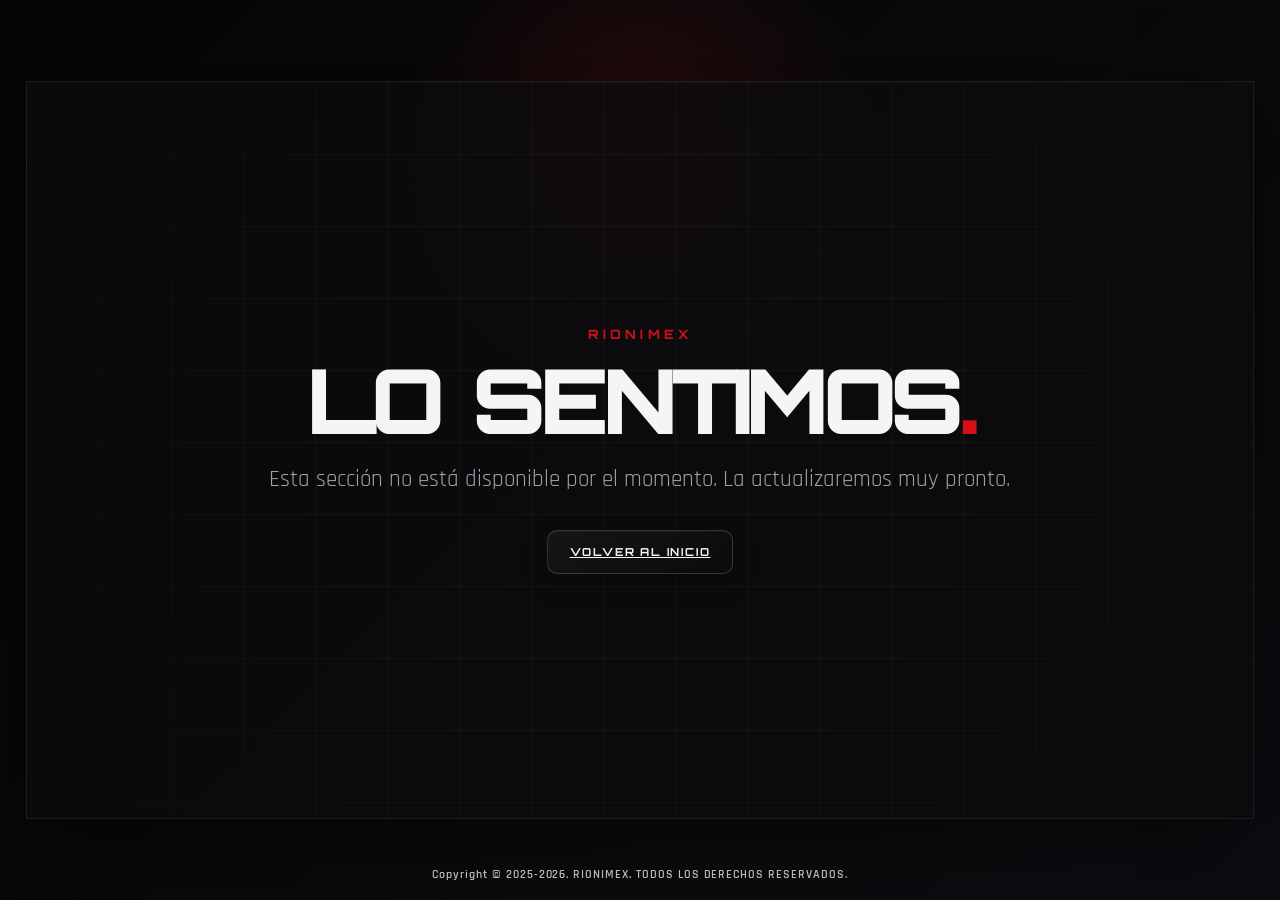
<file: proximamente.html>
<!DOCTYPE html>
<html lang="es">
  <head>
    <meta charset="UTF-8" />
    <meta name="viewport" content="width=device-width, initial-scale=1.0" />
    <meta name="description" content="Rionimex Studios próximamente." />
    <title>Próximamente | RIONIMEX STUDIOS</title>
    <link rel="icon" type="image/svg+xml" href="favicon.svg" />
    <link rel="preconnect" href="https://fonts.googleapis.com" />
    <link rel="preconnect" href="https://fonts.gstatic.com" crossorigin />
    <link
      href="https://fonts.googleapis.com/css2?family=Creepster&family=Orbitron:wght@400;500;600;700;800;900&family=Rajdhani:wght@400;500;600;700&display=swap"
      rel="stylesheet"
    />
    <link rel="stylesheet" href="css/seasonal-effects.css" />
    <style>
      :root {
        --red: #d51019;
        --black: #050505;
        --panel: #0d0d0f;
        --line: #1a1a1d;
        --white: #f5f5f5;
        --muted: #a0a0a6;
      }

      * {
        box-sizing: border-box;
      }

      html, body {
        margin: 0;
        min-height: 100%;
        background: var(--black);
        color: var(--white);
        font-family: Rajdhani, Arial, sans-serif;
      }

      body {
        display: flex;
        align-items: center;
        justify-content: center;
        min-height: 100vh;
        min-height: 100svh;
        overflow: hidden;
        background:
          radial-gradient(circle at 50% 18%, rgba(213, 16, 25, 0.18), transparent 25%),
          linear-gradient(135deg, #050505 0%, #0b0d10 100%);
      }

      .page {
        position: relative;
        width: min(1500px, 96vw);
        min-height: min(72vh, 760px);
        height: min(82vh, 780px);
        display: flex;
        align-items: center;
        justify-content: center;
        text-align: center;
        border: 1px solid rgba(255, 255, 255, 0.08);
        background: rgba(12, 12, 14, 0.82);
        box-shadow: 0 24px 80px rgba(0, 0, 0, 0.45);
        overflow: hidden;
      }

      .page::before {
        content: "";
        position: absolute;
        inset: 0;
        background-image:
          linear-gradient(rgba(255, 255, 255, 0.04) 1px, transparent 1px),
          linear-gradient(90deg, rgba(255, 255, 255, 0.04) 1px, transparent 1px);
        background-size: 72px 72px;
        mask-image: radial-gradient(circle at center, black 45%, transparent 100%);
      }

      .content {
        position: relative;
        z-index: 1;
        width: min(900px, 90%);
        padding: 38px 18px;
      }

      .eyebrow {
        display: block;
        margin: 0 0 18px;
        color: var(--red);
        font: 700 clamp(0.72rem, 1vw, 1rem) Orbitron, Arial, sans-serif;
        letter-spacing: 0.32em;
        text-transform: uppercase;
      }

      h1 {
        margin: 0 auto;
        max-width: 900px;
        font: 900 clamp(3.5rem, 7vw, 9.5rem) / 0.9 Orbitron, Arial, sans-serif;
        letter-spacing: -0.07em;
        text-transform: uppercase;
        word-spacing: 0.12em;
        white-space: normal;
      }

      h1 .dot {
        color: var(--red);
      }

      p {
        margin: 22px auto 0;
        max-width: 760px;
        color: var(--muted);
        font-size: clamp(1rem, 1.8vw, 1.5rem);
        line-height: 1.5;
      }

      .actions {
        margin-top: 32px;
      }

      .btn {
        display: inline-flex;
        align-items: center;
        justify-content: center;
        padding: 14px 22px;
        border: 1px solid rgba(255, 255, 255, 0.16);
        border-radius: 10px;
        background: linear-gradient(145deg, #151518, #0b0b0d);
        color: var(--white);
        font: 700 11px Orbitron, Arial, sans-serif;
        letter-spacing: 1.8px;
        text-transform: uppercase;
        box-shadow: 0 10px 24px rgba(0, 0, 0, 0.2), inset 0 1px rgba(255,255,255,.04);
        transition: transform 0.25s ease, border-color 0.25s ease, background 0.25s ease, box-shadow 0.25s ease;
      }

      .btn:hover {
        border-color: var(--red);
        background: linear-gradient(135deg, #f21b29, #c90d18);
        transform: translateY(-2px);
        box-shadow: 0 15px 30px rgba(213, 16, 25, 0.3), inset 0 1px rgba(255,255,255,.18);
      }

      .coming-footer {
        position: fixed;
        z-index: 105;
        inset: auto 0 0;
        padding: 18px 12px;
        color: rgba(255, 255, 255, 0.72);
        font: 600 12px Rajdhani, Arial, sans-serif;
        letter-spacing: 0.08em;
        text-align: center;
      }

      .btn:focus-visible {
        outline: 2px solid var(--red);
        outline-offset: 3px;
      }

      @media (max-width: 768px) {
        body {
          overflow: hidden;
        }

        .page {
          width: min(96vw, 760px);
          min-height: 58vh;
          height: min(70vh, 560px);
          padding: 0;
        }

        .content {
          width: min(88%, 420px);
          padding: 22px 12px;
        }

        .eyebrow {
          margin-bottom: 12px;
          letter-spacing: 0.18em;
          font-size: 0.68rem;
        }

        h1 {
          letter-spacing: -0.05em;
          word-spacing: 0.06em;
          font-size: clamp(2.6rem, 12vw, 4.4rem);
        }

        p {
          margin-top: 18px;
          font-size: 1rem;
        }

        .actions {
          margin-top: 22px;
        }

        .btn {
          display: inline-flex;
          width: 100%;
          max-width: 260px;
        }
      }
    </style>
  </head>

  <body>
    <main class="page">
      <div class="content">
        <div class="eyebrow">RIONIMEX</div>
        <h1>LO SENTIMOS<span class="dot">.</span></h1>
        <p>Esta sección no está disponible por el momento. La actualizaremos muy pronto.</p>
        <div class="actions">
          <a class="btn" href="index.html">VOLVER AL INICIO</a>
        </div>
      </div>
    </main>
    <footer class="coming-footer">
      <div class="footer-copy" tabindex="0" role="button" aria-label="Copyright de Rionimex">Copyright © 2025-2026. RIONIMEX. TODOS LOS DERECHOS RESERVADOS.</div>
    </footer>
    <script src="js/main.js"></script>
  </body>
</html>
</file>
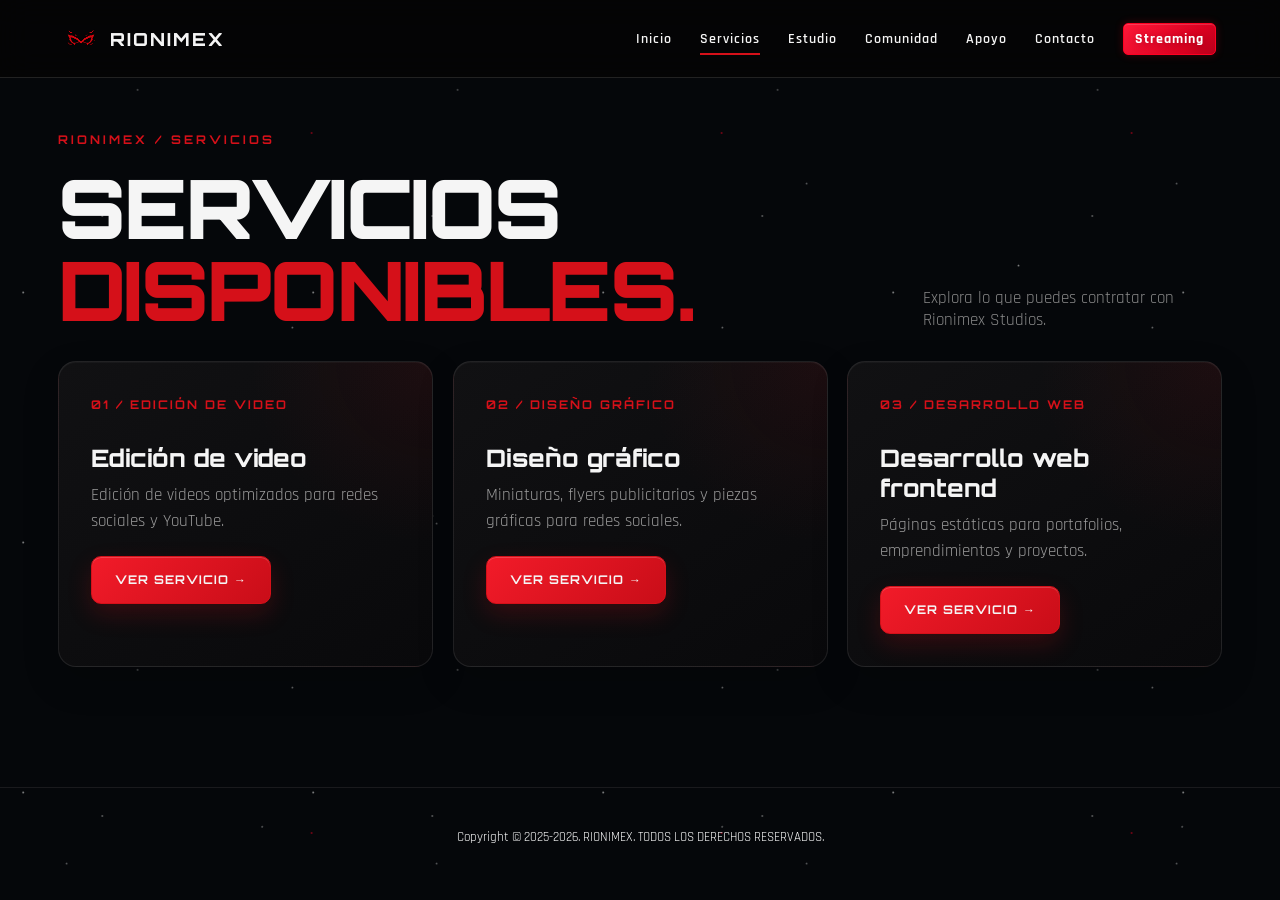
<file: servicios.html>
<!DOCTYPE html>
<html lang="es">
  <head>
    <meta charset="UTF-8" />
    <meta name="viewport" content="width=device-width, initial-scale=1.0" />
    <meta name="theme-color" content="#090909" />
    <meta
      name="description"
      content="Servicios creativos disponibles en Rionimex Studios."
    />
    <title>Servicios | RIONIMEX STUDIOS</title>
    <link rel="icon" type="image/svg+xml" href="favicon.svg" />
    <link rel="preconnect" href="https://fonts.googleapis.com" />
    <link rel="preconnect" href="https://fonts.gstatic.com" crossorigin />
    <link
      href="https://fonts.googleapis.com/css2?family=Orbitron:wght@400;500;600;700;800;900&family=Rajdhani:wght@400;500;600;700&display=swap"
      rel="stylesheet"
    />
    <link rel="stylesheet" href="css/style.css" />
  </head>

  <body>
    <div id="loader">
      <img class="loader-mark" src="favicon.svg" alt="" />
      <div class="loader-logo">RIONIMEX</div>
      <div class="loader-bar"><span></span></div>
    </div>

    <header class="header" id="header">
      <a class="brand" href="index.html" aria-label="Rionimex">
        <span class="brand-mark"><img src="favicon.svg" alt="" /></span>
        <span>RIONIMEX</span>
      </a>
      <button class="menu-toggle" id="menuToggle" aria-label="Abrir menú" aria-expanded="false">☰</button>
      <nav class="nav" id="nav">
        <a href="index.html">Inicio</a>
        <a class="active" href="servicios.html" aria-current="page">Servicios</a>
        <a href="estudio.html">Estudio</a>
        <a href="comunidad.html">Comunidad</a>
        <a href="apoyo.html">Apoyo</a>
        <a href="contacto.html">Contacto</a>
        <a class="nav-catalog-cta" href="streaming.html">Streaming</a>
      </nav>
    </header>

    <main>
      <section class="section services-list">
        <div class="section-heading reveal">
          <div>
            <div class="section-kicker">RIONIMEX / SERVICIOS</div>
            <h1 class="services-list-title">SERVICIOS<br /><span>DISPONIBLES.</span></h1>
          </div>
          <p>Explora lo que puedes contratar con Rionimex Studios.</p>
        </div>

        <div class="link-grid">
          <article class="link-panel reveal service-list-card">
            <span>01 / EDICIÓN DE VIDEO</span>
            <h3>Edición de video</h3>
            <p>Edición de videos optimizados para redes sociales y YouTube.</p>
            <a class="btn btn-primary" href="servicios/ediciondevideo.html">VER SERVICIO →</a>
          </article>
          <article class="link-panel reveal service-list-card">
            <span>02 / DISEÑO GRÁFICO</span>
            <h3>Diseño gráfico</h3>
            <p>Miniaturas, flyers publicitarios y piezas gráficas para redes sociales.</p>
            <a class="btn btn-primary" href="servicios/diseñografico.html">VER SERVICIO →</a>
          </article>
          <article class="link-panel reveal service-list-card">
            <span>03 / DESARROLLO WEB</span>
            <h3>Desarrollo web frontend</h3>
            <p>Páginas estáticas para portafolios, emprendimientos y proyectos.</p>
            <a class="btn btn-primary" href="servicios/desarrolloweb.html">VER SERVICIO →</a>
          </article>
        </div>
      </section>
    </main>

    <footer>
      <div class="footer-copy" tabindex="0" role="button" aria-label="Copyright de Rionimex">Copyright © 2025-2026. RIONIMEX. TODOS LOS DERECHOS RESERVADOS.</div>
    </footer>

    <script src="js/main.js"></script>
  </body>
</html>
</file>
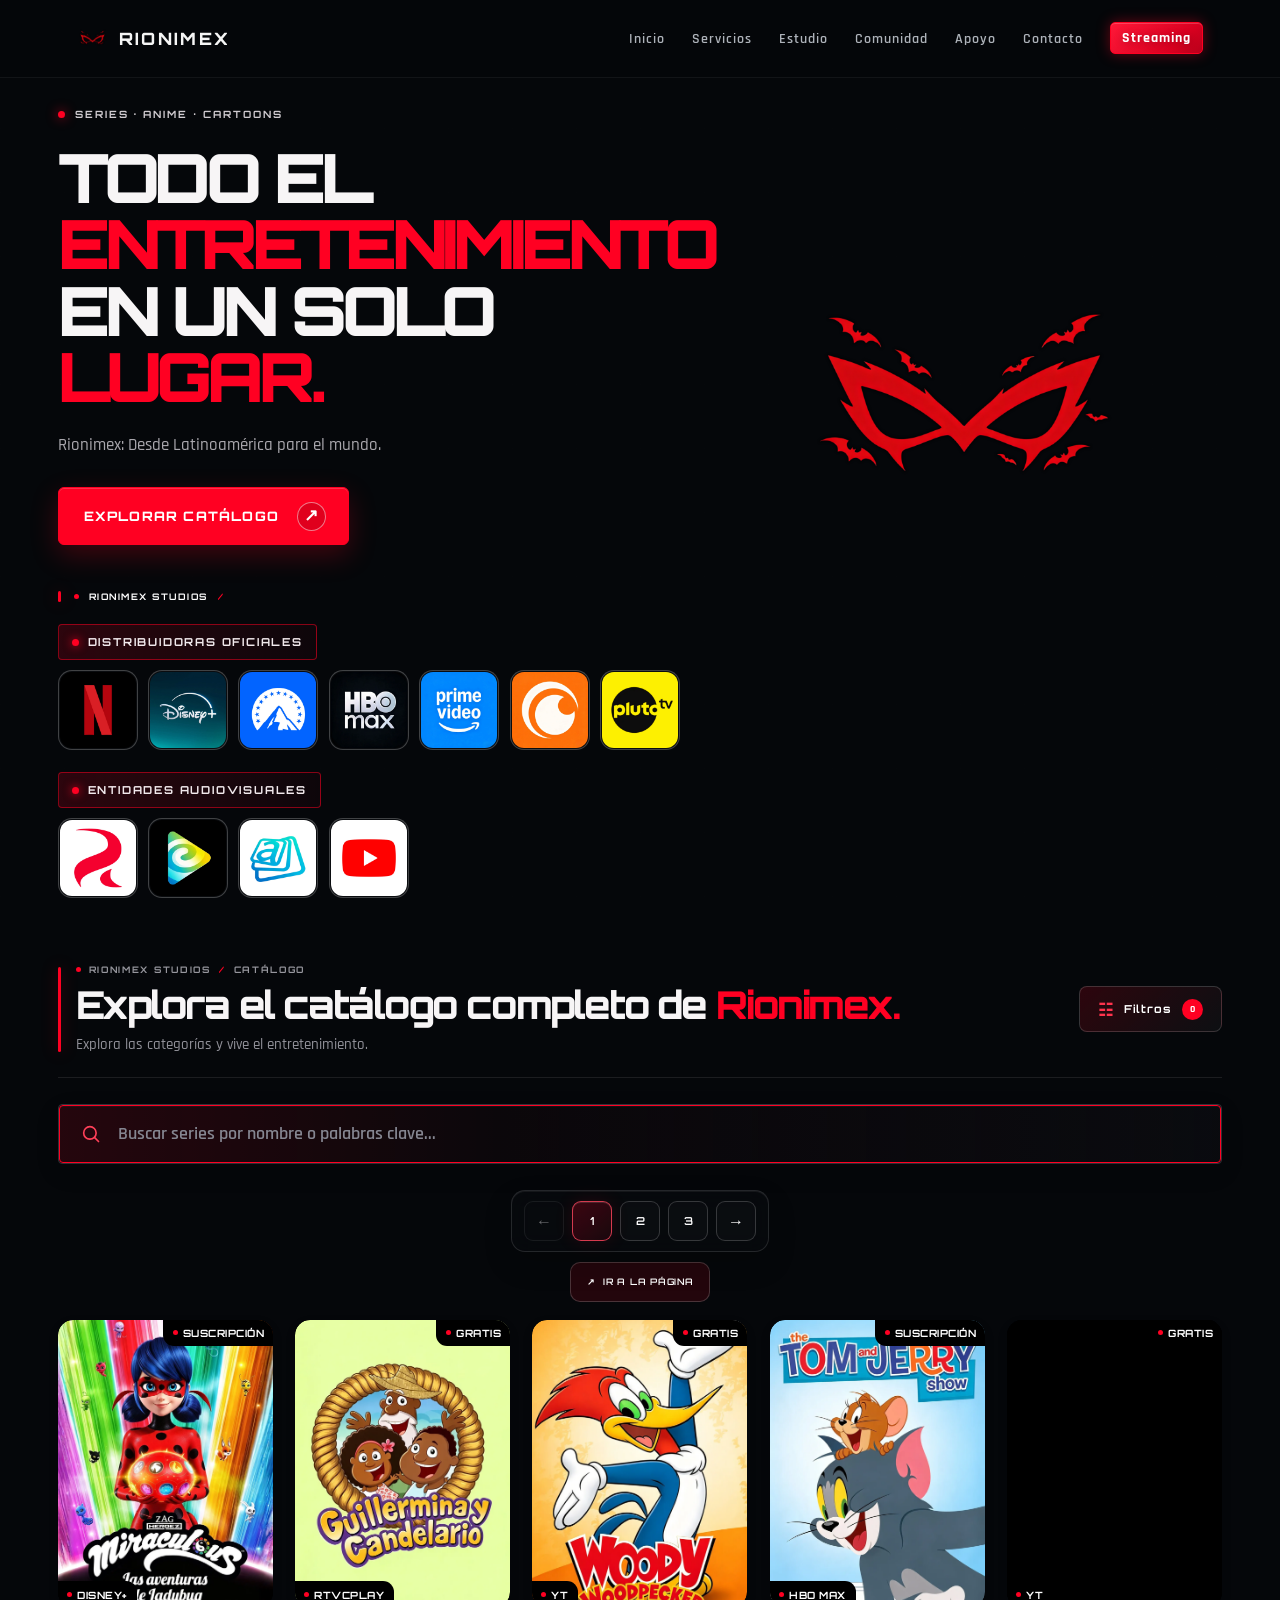
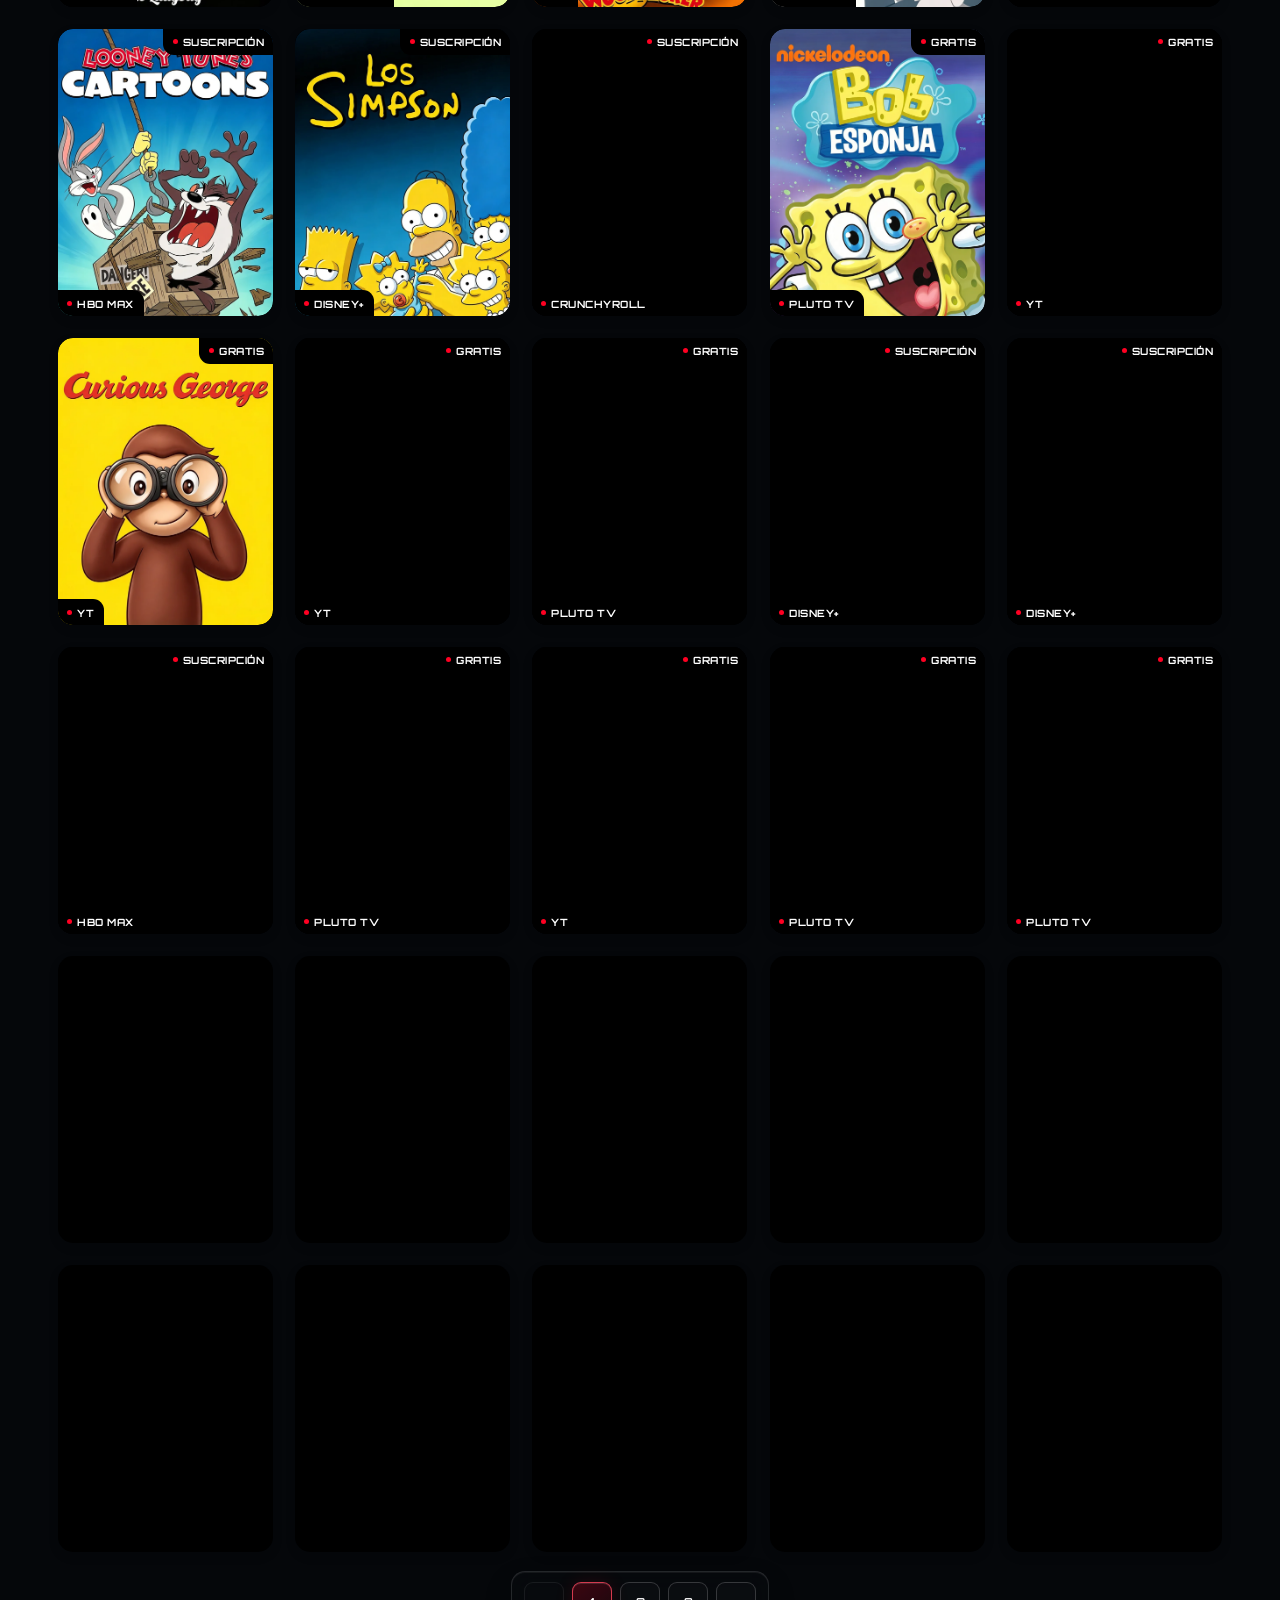
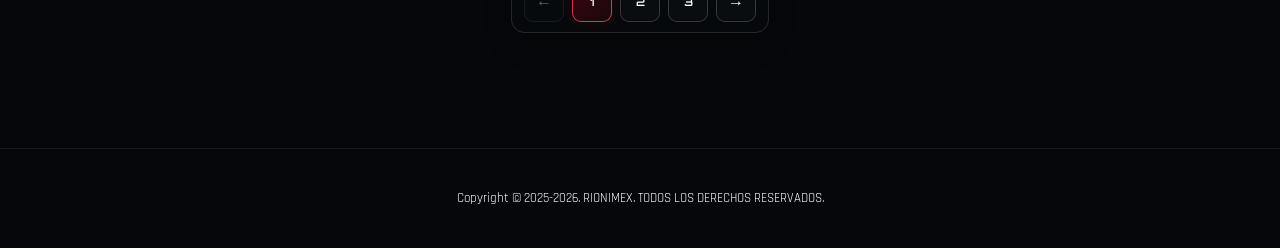
<file: streaming.html>
<!DOCTYPE html>
<html lang="es">
<head>
  <meta charset="UTF-8">
  <meta name="viewport" content="width=device-width, initial-scale=1.0">
  <meta name="theme-color" content="#07090b">
  <meta name="description" content="Streaming de RIONIMEX STUDIOS: descubre historias, animación y entretenimiento.">
  <title>Streaming | RIONIMEX STUDIOS</title>
  <link rel="icon" type="image/svg+xml" href="favicon.svg">
  <link rel="preconnect" href="https://fonts.googleapis.com">
  <link rel="preconnect" href="https://fonts.gstatic.com" crossorigin>
  <link href="https://fonts.googleapis.com/css2?family=Creepster&family=Orbitron:wght@400;500;600;700;800;900&family=Rajdhani:wght@400;500;600;700&display=swap" rel="stylesheet">
  <link rel="stylesheet" href="css/style.css">
  <link rel="stylesheet" href="css/catalogo-stream.css">
</head>
<body class="catalog-page stream-catalog">
  <div id="loader">
    <img class="loader-mark" src="favicon.svg" alt="">
    <div class="loader-logo">RIONIMEX</div>
    <div class="loader-bar"><span></span></div>
  </div>

  <header class="header" id="header">
    <a class="brand" href="index.html" aria-label="Rionimex">
      <span class="brand-mark"><img src="favicon.svg" alt=""></span>
      <span>RIONIMEX</span>
    </a>
    <button class="menu-toggle" id="menuToggle" aria-label="Abrir menú" aria-expanded="false">☰</button>
    <nav class="nav" id="nav">
      <a href="index.html">Inicio</a>
      <a href="servicios.html">Servicios</a>
      <a href="estudio.html">Estudio</a>
      <a href="comunidad.html">Comunidad</a>
      <a href="apoyo.html">Apoyo</a>
      <a href="contacto.html">Contacto</a>
      <a class="nav-catalog-cta active" href="streaming.html" aria-current="page">Streaming</a>
    </nav>
  </header>

  <main>
    <section class="stream-spotlight" aria-labelledby="spotlight-title">
      <div class="spotlight-backdrop" aria-hidden="true">
        <span class="spotlight-grid"></span>
        <span class="spotlight-glow"></span>
      </div>

      <div class="spotlight-inner">
        <div class="spotlight-copy">
          <p class="spotlight-eyebrow"><span></span> SERIES · ANIME · CARTOONS</p>
          <h1 id="spotlight-title">TODO EL<br><em>ENTRETENIMIENTO</em><br>EN UN SOLO<br><em>LUGAR.</em></h1>
          <p class="spotlight-description">Rionimex: Desde Latinoamérica para el mundo.
          </p>
          <a class="spotlight-cta" href="#explorar">EXPLORAR CATÁLOGO <span aria-hidden="true">↗</span>
          </a>
          <div class="spotlight-signature">
            <span></span> RIONIMEX STUDIOS <b>/</b>
          </div>
          <p class="spotlight-platforms-label"><span aria-hidden="true"></span> DISTRIBUIDORAS OFICIALES</p>
          <div class="spotlight-platforms" aria-label="Plataformas de streaming">
            <img src="img-distribuidoras/NETFLIX.webp" data-brand="netflix" alt="" />
            <img src="img-distribuidoras/DISNEYPLUS.webp" data-brand="disney+" alt="" />
            <img src="img-distribuidoras/PARAMOUNTPLUS.webp" data-brand="paramount+" alt="" />
            <img src="img-distribuidoras/HBOMAX.webp" data-brand="hbo max" alt="" />
            <img src="img-distribuidoras/PRIMEVIDEO.webp" data-brand="prime video" alt="" />
            <img src="img-distribuidoras/CRUNCHYROLL.webp" data-brand="crunchyroll" alt="" />
            <img src="img-distribuidoras/PLUTOTV.webp" data-brand="pluto tv" alt="" />
          </div>
          <p class="spotlight-platforms-label"><span aria-hidden="true"></span> ENTIDADES AUDIOVISUALES</p>
          <div class="spotlight-platforms" aria-label="Plataformas de streaming">
            <img src="img-entidades/ROVIO.webp" data-entity="rovio" alt="" />
            <img src="img-entidades/RTVCPLAY.webp" data-entity="rtvcplay" alt="" />
            <img src="img-entidades/ANIMACCORD.webp" data-entity="animaccord" alt="" />
            <img src="img-entidades/YT.webp" data-entity="yt" alt="" />
          </div>
        </div>

        <div class="spotlight-art">
          <img src="logo.png" alt="Logo de Rionimex Studios" />
        </div>
      </div>
    </section>

    <section class="stream-section" id="explorar">
      <div class="stream-section-head catalog-section-heading">
        <div class="catalog-section-intro">
          <span class="catalog-section-kicker"><i></i> RIONIMEX STUDIOS <b>/</b> CATÁLOGO</span>
          <h2>Explora el catálogo completo de <span>Rionimex.</span></h2>
          <p>Explora las categorías y vive el entretenimiento.</p>
        </div>
        <div class="catalog-filter">
          <button
            class="catalog-filter-toggle"
            id="catalogFilterToggle"
            type="button"
            aria-expanded="false"
            aria-controls="catalogFilterPanel"
          >
            <span aria-hidden="true">☷</span> Filtros <span class="filter-count" id="filterCount" hidden>0</span>
          </button>
          <div class="catalog-filter-panel" id="catalogFilterPanel" hidden>
            <fieldset class="catalog-filter-group">
              <legend>Categorías</legend>
              <label class="catalog-filter-option">
                <input type="checkbox" name="category" value="all" checked>
                <span>Todas las categorías</span>
              </label>
              <label class="catalog-filter-option">
                <input type="checkbox" name="category" value="series">
                <span>Series</span>
              </label>
              <label class="catalog-filter-option">
                <input type="checkbox" name="category" value="anime">
                <span>Anime</span>
              </label>
              <label class="catalog-filter-option">
                <input type="checkbox" name="category" value="cartoons">
                <span>Cartoons</span>
              </label>
            </fieldset>
            <fieldset class="catalog-filter-group">
              <legend>Distribuidoras</legend>
              <div class="catalog-brand-options" id="catalogBrandOptions"></div>
            </fieldset>
            <fieldset class="catalog-filter-group">
              <legend>Entidades</legend>
              <div class="catalog-brand-options" id="catalogEntityOptions"></div>
            </fieldset>
            <fieldset class="catalog-filter-group">
              <legend>Acceso</legend>
              <label class="catalog-filter-option">
                <input type="checkbox" name="access" value="all" checked>
                <span>Todos los accesos</span>
              </label>
              <label class="catalog-filter-option">
                <input type="checkbox" name="access" value="gratis">
                <span>Gratis</span>
              </label>
              <label class="catalog-filter-option">
                <input type="checkbox" name="access" value="suscripcion">
                <span>Suscripción</span>
              </label>
            </fieldset>
            <button class="catalog-filter-reset" id="catalogFilterReset" type="button">Restablecer filtros y búsqueda</button>
          </div>
        </div>
      </div>

      <div class="catalog-search">
        <label class="sr-only" for="catalogSearch">Buscar series por nombre o palabras clave</label>
        <div class="catalog-search-box">
          <svg class="catalog-search-icon" aria-hidden="true" viewBox="0 0 24 24" fill="none">
            <circle cx="10.8" cy="10.8" r="6.8"></circle>
            <path d="m16 16 4.2 4.2"></path>
          </svg>
          <input
            id="catalogSearch"
            type="search"
            placeholder="Buscar series por nombre o palabras clave..."
            autocomplete="off"
          >
        </div>
      </div>

      <div class="stream-pagination-wrap">
        <nav class="stream-pagination" aria-label="Paginación superior del catálogo"></nav>
      </div>

      <div class="stream-page-quick">
        <button type="button" class="stream-page-trigger" aria-label="Ir a una página" title="Ir a una página">IR A LA PÁGINA</button>
      </div>

      <div class="stream-page-modal" aria-hidden="true">
        <div class="stream-page-modal-card" role="dialog" aria-modal="true" aria-labelledby="stream-page-modal-title">
          <button type="button" class="stream-page-close" aria-label="Cerrar">×</button>
          <h3 id="stream-page-modal-title">Ir a la página</h3>
          <p>Escribe el número de página que quieres abrir.</p>
          <form class="stream-page-form" action="#">
            <input id="stream-page-input" type="number" min="1" step="1" inputmode="numeric" placeholder="1">
            <button type="submit">IR</button>
          </form>
          <div class="stream-page-error" aria-live="polite"></div>
        </div>
      </div>

      <div class="stream-grid">
        
        <article class="stream-card reveal" data-type="cartoons" data-brand="disney+" data-access="suscripcion">
          <a class="stream-poster" href="https://www.disneyplus.com/es-co/browse/entity-8220ebf4-997c-4874-816d-4fdaa82c4ebb" target="_blank" rel="noopener noreferrer" aria-label="Explorar DISNEY+">
            <span class="stream-access-badge"><span class="stream-platform">SUSCRIPCIÓN</span></span>
            <img class="stream-cover" src="img-streaming-2/MIRACULOUS-LAS-AVENTURAS-DE-LADYBUG.webp" alt="" loading="lazy" decoding="async">
            <span class="stream-top"><span class="stream-platform">DISNEY+</span></span>
            <span hidden>
              <span class="stream-title">MIRACULOUS LAS AVENTURAS DE LADYBUG</span>
            </span>
          </a>
        </article>
        
        <article class="stream-card reveal" data-type="cartoons" data-entity="rtvcplay" data-access="gratis">
          <a class="stream-poster" href="https://rtvcplay.co/ninos/guillermina-y-candelario" target="_blank" rel="noopener noreferrer" aria-label="Explorar RTVCPLAY">
            <span class="stream-access-badge"><span class="stream-platform">GRATIS</span></span>
            <img class="stream-cover" src="img-streaming-2/GUILLERMINA-Y-CANDELARIO.webp" alt="" loading="lazy" decoding="async">
            <span class="stream-top"><span class="stream-platform">RTVCPLAY</span></span>
            <span hidden>
              <span class="stream-title">GUILLERMINA Y CANDELARIO</span>
            </span>
          </a>
        </article>

        <article class="stream-card reveal" data-type="cartoons" data-entity="yt" data-access="gratis">
          <a class="stream-poster" href="https://youtube.com/playlist?list=PLKccZ8-QqLvTUAv9pqBuVoevgC_3PGugB&si=vO9C_acVdeLG3CPZ" target="_blank" rel="noopener noreferrer" aria-label="Explorar YT">
            <span class="stream-access-badge"><span class="stream-platform">GRATIS</span></span>
            <img class="stream-cover" src="img-streaming-2/EL-PAJARO-LOCO.webp" alt="" loading="lazy" decoding="async">
            <span class="stream-top"><span class="stream-platform">YT</span></span>
            <span hidden>
              <span class="stream-title">EL PAJARO LOCO</span>
            </span>
          </a>
        </article>

        <article class="stream-card reveal" data-type="cartoons" data-brand="hbo max" data-access="suscripcion">
          <a class="stream-poster" href="https://www.hbomax.com/co/es/show/7998ac24-bc58-436b-9e6a-98b104954112" target="_blank" rel="noopener noreferrer" aria-label="Explorar HBO MAX">
            <span class="stream-access-badge"><span class="stream-platform">SUSCRIPCIÓN</span></span>
            <img class="stream-cover" src="img-streaming-2/EL-SHOW-DE-TOM-Y-JERRY.webp" alt="" loading="lazy" decoding="async">
            <span class="stream-top"><span class="stream-platform">HBO MAX</span></span>
            <span hidden>
              <span class="stream-title">EL SHOW DE TOM Y JERRY</span>
            </span>
          </a>
        </article>

        <article class="stream-card reveal" data-type="cartoons" data-entity="yt" data-access="gratis">
          <a class="stream-poster" href="https://www.youtube.com/@panterarosalatino5899/playlists" target="_blank" rel="noopener noreferrer" aria-label="Explorar YT">
            <span class="stream-access-badge"><span class="stream-platform">GRATIS</span></span>
            <img class="stream-cover" src="img-streaming-2/LA-PANTERA-ROSA.webp" alt="" loading="lazy" decoding="async">
            <span class="stream-top"><span class="stream-platform">YT</span></span>
            <span hidden>
              <span class="stream-title">LA PANTERA ROSA</span>
            </span>
          </a>
        </article>

        <article class="stream-card reveal" data-type="cartoons" data-brand="hbo max" data-access="suscripcion">
          <a class="stream-poster" href="https://www.hbomax.com/co/es/show/e90f1b95-4825-4f3d-bbe2-4cbc82dc7229" target="_blank" rel="noopener noreferrer" aria-label="Explorar HBO MAX">
            <span class="stream-access-badge"><span class="stream-platform">SUSCRIPCIÓN</span></span>
            <img class="stream-cover" src="img-streaming-2/LOONEY-TUNES-CARTOONS.webp" alt="" loading="lazy" decoding="async">
            <span class="stream-top"><span class="stream-platform">HBO MAX</span></span>
            <span hidden>
              <span class="stream-title">LOONEY TUNES CARTOONS</span>
            </span>
          </a>
        </article>

        <article class="stream-card reveal" data-type="cartoons" data-brand="disney+" data-access="suscripcion">
          <a class="stream-poster" href="https://www.disneyplus.com/es-co/browse/entity-cac75c8f-a9e2-4d95-ac73-1cf1cc7b9568" target="_blank" rel="noopener noreferrer" aria-label="Explorar DISNEY+">
            <span class="stream-access-badge"><span class="stream-platform">SUSCRIPCIÓN</span></span>
            <img class="stream-cover" src="img-streaming-2/LOS-SIMPSON.webp" alt="" loading="lazy" decoding="async">
            <span class="stream-top"><span class="stream-platform">DISNEY+</span></span>
            <span hidden>
              <span class="stream-title">LOS SIMPSON</span>
            </span>
          </a>
        </article>

        <article class="stream-card reveal" data-type="anime" data-brand="crunchyroll" data-access="suscripcion">
          <a class="stream-poster" href="https://www.crunchyroll.com/es/series/G8DHV7W21/dragon-ball" target="_blank" rel="noopener noreferrer" aria-label="Explorar CRUNCHYROLL">
            <span class="stream-access-badge"><span class="stream-platform">SUSCRIPCIÓN</span></span>
            <img class="stream-cover" src="img-streaming-2/DRAGON-BALL.webp" alt="" loading="lazy" decoding="async">
            <span class="stream-top"><span class="stream-platform">CRUNCHYROLL</span></span>
            <span hidden>
              <span class="stream-title">DRAGON BALL</span>
            </span>
          </a>
        </article>

        <article class="stream-card reveal" data-type="cartoons" data-brand="pluto tv" data-access="gratis">
          <a class="stream-poster" href="https://pluto.tv/latam/shows/spongebob-squarepants-las-ptv1/" target="_blank" rel="noopener noreferrer" aria-label="Explorar PLUTO TV">
            <span class="stream-access-badge"><span class="stream-platform">GRATIS</span></span>
            <img class="stream-cover" src="img-streaming-2/BOB-ESPONJA.webp" alt="" loading="lazy" decoding="async">
            <span class="stream-top"><span class="stream-platform">PLUTO TV</span></span>
            <span hidden>
              <span class="stream-title">BOB ESPONJA</span>
            </span>
          </a>
        </article>

        <article class="stream-card reveal" data-type="cartoons" data-entity="yt" data-access="gratis">
          <a class="stream-poster" href="https://www.youtube.com/@LosCuentosDeLosHermanosGrimm/playlists" target="_blank" rel="noopener noreferrer" aria-label="Explorar YT">
            <span class="stream-access-badge"><span class="stream-platform">GRATIS</span></span>
            <img class="stream-cover" src="img-streaming-2/CUENTOS-DE-LOS-HERMANOS-GRIMM.webp" alt="" loading="lazy" decoding="async">
            <span class="stream-top"><span class="stream-platform">YT</span></span>
            <span hidden>
              <span class="stream-title">LOS CUENTOS DE LOS HERMANOS GRIMM</span>
            </span>
          </a>
        </article>

        <article class="stream-card reveal" data-type="cartoons" data-entity="yt" data-access="gratis">
          <a class="stream-poster" href="https://www.youtube.com/@JorgeElCuriosoEnEspanol/playlists" target="_blank" rel="noopener noreferrer" aria-label="Explorar YT">
            <span class="stream-access-badge"><span class="stream-platform">GRATIS</span></span>
            <img class="stream-cover" src="img-streaming-2/JORGE-EL-CURIOSO.webp" alt="" loading="lazy" decoding="async">
            <span class="stream-top"><span class="stream-platform">YT</span></span>
            <span hidden>
              <span class="stream-title">JORGE EL CURIOSO</span>
            </span>
          </a>
        </article>

        <article class="stream-card reveal" data-type="cartoons" data-entity="yt" data-access="gratis">
          <a class="stream-poster" href="https://youtube.com/playlist?list=PLKccZ8-QqLvRHoIBHFP4_Y44WhnFJyMyu&si=krnruKwYrl9r-ihJ" target="_blank" rel="noopener noreferrer" aria-label="Explorar YT">
            <span class="stream-access-badge"><span class="stream-platform">GRATIS</span></span>
            <img class="stream-cover" src="img-streaming-2/CHILLY-WILLY.webp" alt="" loading="lazy" decoding="async">
            <span class="stream-top"><span class="stream-platform">YT</span></span>
            <span hidden>
              <span class="stream-title">CHILLY WILLY</span>
            </span>
          </a>
        </article>

        <article class="stream-card reveal" data-type="cartoons" data-brand="pluto tv" data-access="gratis">
          <a class="stream-poster" href="https://pluto.tv/latam/shows/the-fairly-oddparents-lt/" target="_blank" rel="noopener noreferrer" aria-label="Explorar PLUTO TV">
            <span class="stream-access-badge"><span class="stream-platform">GRATIS</span></span>
            <img class="stream-cover" src="img-streaming-2/LOS-PADRINOS-MAGICOS.webp" alt="" loading="lazy" decoding="async">
            <span class="stream-top"><span class="stream-platform">PLUTO TV</span></span>
            <span hidden>
              <span class="stream-title">LOS PADRINOS MAGICOS</span>
            </span>
          </a>
        </article>

        <article class="stream-card reveal" data-type="cartoons" data-brand="disney+" data-access="suscripcion">
          <a class="stream-poster" href="https://www.disneyplus.com/es-co/browse/entity-4da7fce0-527a-41c8-b6ef-35b2aae22143" target="_blank" rel="noopener noreferrer" aria-label="Explorar DISNEY+">
            <span class="stream-access-badge"><span class="stream-platform">SUSCRIPCIÓN</span></span>
            <img class="stream-cover" src="img-streaming-2/PATOAVENTURAS.webp" alt="" loading="lazy" decoding="async">
            <span class="stream-top"><span class="stream-platform">DISNEY+</span></span>
            <span hidden>
              <span class="stream-title">PATOAVENTURAS</span>
            </span>
          </a>
        </article>

        <article class="stream-card reveal" data-type="cartoons" data-brand="disney+" data-access="suscripcion">
          <a class="stream-poster" href="https://www.disneyplus.com/es-co/browse/entity-671bc3fd-114f-4044-986b-b961ca527024" target="_blank" rel="noopener noreferrer" aria-label="Explorar DISNEY+">
            <span class="stream-access-badge"><span class="stream-platform">SUSCRIPCIÓN</span></span>
            <img class="stream-cover" src="img-streaming-2/PHINEAS-Y-FERB.webp" alt="" loading="lazy" decoding="async">
            <span class="stream-top"><span class="stream-platform">DISNEY+</span></span>
            <span hidden>
              <span class="stream-title">PHINEAS Y FERB</span>
            </span>
          </a>
        </article>

        <article class="stream-card reveal" data-type="cartoons" data-brand="hbo max" data-access="suscripcion">
          <a class="stream-poster" href="https://www.hbomax.com/co/es/show/78b6fa0c-47c4-4fdf-ad77-67a407efd900" target="_blank" rel="noopener noreferrer" aria-label="Explorar HBO MAX">
            <span class="stream-access-badge"><span class="stream-platform">SUSCRIPCIÓN</span></span>
            <img class="stream-cover" src="img-streaming-1/BEN-10.webp" alt="" loading="lazy" decoding="async">
            <span class="stream-top"><span class="stream-platform">HBO MAX</span></span>
            <span hidden>
              <span class="stream-title">BEN 10</span>
            </span>
          </a>
        </article>

        <article class="stream-card reveal" data-type="anime" data-brand="pluto tv" data-access="gratis">
          <a class="stream-poster" href="https://pluto.tv/latam/shows/naruto-las-1-ptv2/" target="_blank" rel="noopener noreferrer" aria-label="Explorar PLUTO TV">
            <span class="stream-access-badge"><span class="stream-platform">GRATIS</span></span>
            <img class="stream-cover" src="img-streaming-1/NARUTO.webp" alt="" loading="lazy" decoding="async">
            <span class="stream-top"><span class="stream-platform">PLUTO TV</span></span>
            <span hidden>
              <span class="stream-title">NARUTO</span>
            </span>
          </a>
        </article>

        <article class="stream-card reveal" data-type="cartoons" data-entity="yt" data-access="gratis">
          <a class="stream-poster" href="https://youtube.com/playlist?list=PLjXyTw1_uY7NKDZdfdmHQNqLfKvVccru4&si=94LVyjD8yfmmF7Y9" target="_blank" rel="noopener noreferrer" aria-label="Explorar YT">
            <span class="stream-access-badge"><span class="stream-platform">GRATIS</span></span>
            <img class="stream-cover" src="img-streaming-1/LOS-BACKYARDIGANS.webp" alt="" loading="lazy" decoding="async">
            <span class="stream-top"><span class="stream-platform">YT</span></span>
            <span hidden>
              <span class="stream-title">LOS BACKYARDIGANS</span>
            </span>
          </a>
        </article>

        <article class="stream-card reveal" data-type="cartoons" data-brand="pluto tv" data-access="gratis">
          <a class="stream-poster" href="https://pluto.tv/latam/shows/mr-bean-animated-latam/" target="_blank" rel="noopener noreferrer" aria-label="Explorar PLUTO TV">
            <span class="stream-access-badge"><span class="stream-platform">GRATIS</span></span>
            <img class="stream-cover" src="img-streaming-1/MR-BEAN-LA-SERIE-ANIMADA.webp" alt="" loading="lazy" decoding="async">
            <span class="stream-top"><span class="stream-platform">PLUTO TV</span></span>
            <span hidden>
              <span class="stream-title">MR BEAN LA SERIE ANIMADA</span>
            </span>
          </a>
        </article>

        <article class="stream-card reveal" data-type="cartoons" data-brand="pluto tv" data-access="gratis">
          <a class="stream-poster" href="https://pluto.tv/latam/shows/the-penguins-of-madagascar-lt/" target="_blank" rel="noopener noreferrer" aria-label="Explorar PLUTO TV">
            <span class="stream-access-badge"><span class="stream-platform">GRATIS</span></span>
            <img class="stream-cover" src="img-streaming-1/LOS-PINGUINOS-DE-MADAGASCAR.webp" alt="" loading="lazy" decoding="async">
            <span class="stream-top"><span class="stream-platform">PLUTO TV</span></span>
            <span hidden>
              <span class="stream-title">LOS PINGUINOS DE MADAGASCAR</span>
            </span>
          </a>
        </article>

        <article class="stream-card reveal" data-type="cartoons" data-brand="hbo max" data-access="suscripcion">
          <a class="stream-poster" href="https://www.hbomax.com/co/es/show/b5228b0a-d96a-41bd-b52c-4056862b0991" target="_blank" rel="noopener noreferrer" aria-label="Explorar HBO MAX">
            <span class="stream-access-badge"><span class="stream-platform">SUSCRIPCIÓN</span></span>
            <img class="stream-cover" src="img-streaming-1/PEPPA-PIG.webp" alt="" loading="lazy" decoding="async">
            <span class="stream-top"><span class="stream-platform">HBO MAX</span></span>
            <span hidden>
              <span class="stream-title">PEPPA PIG</span>
            </span>
          </a>
        </article>

        <article class="stream-card reveal" data-type="cartoons" data-brand="hbo max" data-access="suscripcion">
          <a class="stream-poster" href="https://www.hbomax.com/co/es/show/fff09eaf-17c3-446b-be32-8a0d47e4ccf1" target="_blank" rel="noopener noreferrer" aria-label="Explorar HBO MAX">
            <span class="stream-access-badge"><span class="stream-platform">SUSCRIPCIÓN</span></span>
            <img class="stream-cover" src="img-streaming-1/HORA-DE-AVENTURA.webp" alt="" loading="lazy" decoding="async">
            <span class="stream-top"><span class="stream-platform">HBO MAX</span></span>
            <span hidden>
              <span class="stream-title">HORA DE AVENTURAS | ADVENTURE TIME</span>
            </span>
          </a>
        </article>

        <article class="stream-card reveal" data-type="cartoons" data-brand="hbo max" data-access="suscripcion">
          <a class="stream-poster" href="https://www.hbomax.com/co/es/show/1ce7cec4-c452-465a-89f6-0f50e613f9d0" target="_blank" rel="noopener noreferrer" aria-label="Explorar HBO MAX">
            <span class="stream-access-badge"><span class="stream-platform">SUSCRIPCIÓN</span></span>
            <img class="stream-cover" src="img-streaming-1/UN-SHOW-MAS.webp" alt="" loading="lazy" decoding="async">
            <span class="stream-top"><span class="stream-platform">HBO MAX</span></span>
            <span hidden>
              <span class="stream-title">UN SHOW MAS | REGULAR SHOW</span>
            </span>
          </a>
        </article>

        <article class="stream-card reveal" data-type="cartoons" data-brand="hbo max" data-access="suscripcion">
          <a class="stream-poster" href="https://www.hbomax.com/co/es/show/18ad0649-f2dd-410d-8842-2ba2aa486fdb" target="_blank" rel="noopener noreferrer" aria-label="Explorar HBO MAX">
            <span class="stream-access-badge"><span class="stream-platform">SUSCRIPCIÓN</span></span>
            <img class="stream-cover" src="img-streaming-1/EL-MARAVILLOSO-MUNDO-DE-GUMBALL.webp" alt="" loading="lazy" decoding="async">
            <span class="stream-top"><span class="stream-platform">HBO MAX</span></span>
            <span hidden>
              <span class="stream-title">EL MARAVILLOSO MUNDO DE GUMBALL | EL INCREIBLE MUNDO DE GUMBALL |  EL ASOMBROSO MUNDO DE GUMBALL</span>
            </span>
          </a>
        </article>

        <article class="stream-card reveal" data-type="cartoons" data-brand="disney+" data-access="suscripcion">
          <a class="stream-poster" href="https://www.disneyplus.com/es-co/browse/entity-9995dda1-d70a-4d15-98ba-72f1d10fa406" target="_blank" rel="noopener noreferrer" aria-label="Explorar DISNEY+">
            <span class="stream-access-badge"><span class="stream-platform">SUSCRIPCIÓN</span></span>
            <img class="stream-cover" src="img-streaming-1/GRAVITY-FALLS.webp" alt="" loading="lazy" decoding="async">
            <span class="stream-top"><span class="stream-platform">DISNEY+</span></span>
            <span hidden>
              <span class="stream-title">GRAVITY FALLS</span>
            </span>
          </a>
        </article>

        <article class="stream-card reveal" data-type="cartoons" data-brand="hbo max" data-access="suscripcion">
          <a class="stream-poster" href="https://www.hbomax.com/co/es/show/eb66748d-f7f2-458a-aa7b-488e2fb8bef1" target="_blank" rel="noopener noreferrer" aria-label="Explorar HBO MAX">
            <span class="stream-access-badge"><span class="stream-platform">SUSCRIPCIÓN</span></span>
            <img class="stream-cover" src="img-streaming-1/STEVEN-UNIVERSE.webp" alt="" loading="lazy" decoding="async">
            <span class="stream-top"><span class="stream-platform">HBO MAX</span></span>
            <span hidden>
              <span class="stream-title">STEVEN UNIVERSE</span>
            </span>
          </a>
        </article>

        <article class="stream-card reveal" data-type="cartoons" data-brand="hbo max" data-access="suscripcion">
          <a class="stream-poster" href="https://www.hbomax.com/co/es/show/bbf38e08-8288-4594-88e3-e982a0dbf809" target="_blank" rel="noopener noreferrer" aria-label="Explorar HBO MAX">
            <span class="stream-access-badge"><span class="stream-platform">SUSCRIPCIÓN</span></span>
            <img class="stream-cover" src="img-streaming-1/CLARENCE.webp" alt="" loading="lazy" decoding="async">
            <span class="stream-top"><span class="stream-platform">HBO MAX</span></span>
            <span hidden>
              <span class="stream-title">CLARENCE</span>
            </span>
          </a>
        </article>

        <article class="stream-card reveal" data-type="cartoons" data-brand="hbo max" data-access="suscripcion">
          <a class="stream-poster" href="https://www.hbomax.com/co/es/show/d93e40b9-21c1-48e3-a0c8-28dfb2eaa9f1" target="_blank" rel="noopener noreferrer" aria-label="Explorar HBO MAX">
            <span class="stream-access-badge"><span class="stream-platform">SUSCRIPCIÓN</span></span>
            <img class="stream-cover" src="img-streaming-1/ESCANDALOSOS.webp" alt="" loading="lazy" decoding="async">
            <span class="stream-top"><span class="stream-platform">HBO MAX</span></span>
            <span hidden>
              <span class="stream-title">ESCANDALOSOS</span>
            </span>
          </a>
        </article>

        <article class="stream-card reveal" data-type="cartoons" data-brand="hbo max" data-access="suscripcion">
          <a class="stream-poster" href="https://www.hbomax.com/co/es/show/c706d141-342d-4fe5-8d60-638e42a908fa" target="_blank" rel="noopener noreferrer" aria-label="Explorar HBO MAX">
            <span class="stream-access-badge"><span class="stream-platform">SUSCRIPCIÓN</span></span>
            <img class="stream-cover" src="img-streaming-1/EL-MUNDO-DE-CRAIG.webp" alt="" loading="lazy" decoding="async">
            <span class="stream-top"><span class="stream-platform">HBO MAX</span></span>
            <span hidden>
              <span class="stream-title">EL MUNDO DE CRAIG</span>
            </span>
          </a>
        </article>

        <article class="stream-card reveal" data-type="cartoons" data-brand="disney+" data-access="suscripcion">
          <a class="stream-poster" href="https://www.disneyplus.com/es-co/browse/entity-d772d3ad-b8d8-4f85-a6a7-ede8452db70b" target="_blank" rel="noopener noreferrer" aria-label="Explorar DISNEY+">
            <span class="stream-access-badge"><span class="stream-platform">SUSCRIPCIÓN</span></span>
            <img class="stream-cover" src="img-streaming-1/STAR-VS-LAS-FUERZAS-DEL-MAL.webp" alt="" loading="lazy" decoding="async">
            <span class="stream-top"><span class="stream-platform">DISNEY+</span></span>
            <span hidden>
              <span class="stream-title">STAR VS LAS FUERZAS DEL MAL</span>
            </span>
          </a>
        </article>

        <article class="stream-card reveal" data-type="cartoons" data-brand="hbo max" data-access="suscripcion">
          <a class="stream-poster" href="https://www.hbomax.com/co/es/show/ab553cdc-e15d-4597-b65f-bec9201fd2dd" target="_blank" rel="noopener noreferrer" aria-label="Explorar HBO MAX">
            <span class="stream-access-badge"><span class="stream-platform">SUSCRIPCIÓN</span></span>
            <img class="stream-cover" src="img-streaming-1/RICK-Y-MORTY.webp" alt="" loading="lazy" decoding="async">
            <span class="stream-top"><span class="stream-platform">HBO MAX</span></span>
            <span hidden>
              <span class="stream-title">RICK Y MORTY</span>
            </span>
          </a>
        </article>

        <article class="stream-card reveal" data-type="cartoons" data-brand="netflix" data-access="suscripcion">
          <a class="stream-poster" href="https://www.netflix.com/co/title/70252973" target="_blank" rel="noopener noreferrer" aria-label="Explorar NETFLIX">
            <span class="stream-access-badge"><span class="stream-platform">SUSCRIPCIÓN</span></span>
            <img class="stream-cover" src="img-streaming-1/NINJAGO.webp" alt="" loading="lazy" decoding="async">
            <span class="stream-top"><span class="stream-platform">NETFLIX</span></span>
            <span hidden>
              <span class="stream-title">LEGO NINJAGO</span>
            </span>
          </a>
        </article>

        <article class="stream-card reveal" data-type="cartoons" data-brand="pluto tv" data-access="gratis">
          <a class="stream-poster" href="https://pluto.tv/latam/shows/beyblade-burst-lt/" target="_blank" rel="noopener noreferrer" aria-label="Explorar PLUTO TV">
            <span class="stream-access-badge"><span class="stream-platform">GRATIS</span></span>
            <img class="stream-cover" src="img-streaming-1/BEYBLADE-BURST.webp" alt="" loading="lazy" decoding="async">
            <span class="stream-top"><span class="stream-platform">PLUTO TV</span></span>
            <span hidden>
              <span class="stream-title">BEYBLADE BURST</span>
            </span>
          </a>
        </article>

        <article class="stream-card reveal" data-type="cartoons" data-entity="yt" data-access="gratis">
          <a class="stream-poster" href="https://youtube.com/playlist?list=PLgfN-GXuV6shJva5S6sr7Tf1RD8S2e2Wd&si=YVlen4jgDExWnFur" target="_blank" rel="noopener noreferrer" aria-label="Explorar YT">
            <span class="stream-access-badge"><span class="stream-platform">GRATIS</span></span>
            <img class="stream-cover" src="img-streaming-1/MY-LITTLE-PONY-LA-MAGIA-DE-LA-AMISTAD.webp" alt="" loading="lazy" decoding="async">
            <span class="stream-top"><span class="stream-platform">YT</span></span>
            <span hidden>
              <span class="stream-title">MY LITTLE PONY LA MAGIA DE LA AMISTAD</span>
            </span>
          </a>
        </article>

        <article class="stream-card reveal" data-type="cartoons" data-brand="hbo max" data-access="suscripcion">
          <a class="stream-poster" href="https://www.hbomax.com/co/es/show/28cb33be-0a53-4604-a4eb-0562593798aa" target="_blank" rel="noopener noreferrer" aria-label="Explorar HBO MAX">
            <span class="stream-access-badge"><span class="stream-platform">SUSCRIPCIÓN</span></span>
            <img class="stream-cover" src="img-streaming-1/LOS-JOVENES-TITANES-EN-ACCION.webp" alt="" loading="lazy" decoding="async">
            <span class="stream-top"><span class="stream-platform">HBO MAX</span></span>
            <span hidden>
              <span class="stream-title">LOS JOVENES TITANES EN ACCION | TEEN TITANS GO</span>
            </span>
          </a>
        </article>

        <article class="stream-card reveal" data-type="cartoons" data-brand="pluto tv" data-access="gratis">
          <a class="stream-poster" href="https://pluto.tv/latam/shows/the-loud-house-ptv4/" target="_blank" rel="noopener noreferrer" aria-label="Explorar PLUTO TV">
            <span class="stream-access-badge"><span class="stream-platform">GRATIS</span></span>
            <img class="stream-cover" src="img-streaming-1/THE-LOUD-HOUSE.webp" alt="" loading="lazy" decoding="async">
            <span class="stream-top"><span class="stream-platform">PLUTO TV</span></span>
            <span hidden>
              <span class="stream-title">THE LOUD HOUSE</span>
            </span>
          </a>
        </article>

        <article class="stream-card reveal" data-type="cartoons" data-brand="pluto tv" data-access="gratis">
          <a class="stream-poster" href="https://pluto.tv/latam/shows/the-casagrandes-ptv5/" target="_blank" rel="noopener noreferrer" aria-label="Explorar PLUTO TV">
            <span class="stream-access-badge"><span class="stream-platform">GRATIS</span></span>
            <img class="stream-cover" src="img-streaming-1/LOS-CASAGRANDES.webp" alt="" loading="lazy" decoding="async">
            <span class="stream-top"><span class="stream-platform">PLUTO TV</span></span>
            <span hidden>
              <span class="stream-title">LOS CASAGRANDES</span>
            </span>
          </a>
        </article>

        <article class="stream-card reveal" data-type="cartoons" data-entity="yt" data-access="gratis">
          <a class="stream-poster" href="https://www.youtube.com/@BajoterraWildBrain/playlists" target="_blank" rel="noopener noreferrer" aria-label="Explorar YT">
            <span class="stream-access-badge"><span class="stream-platform">GRATIS</span></span>
            <img class="stream-cover" src="img-streaming-1/BAJOTERRA.webp" alt="" loading="lazy" decoding="async">
            <span class="stream-top"><span class="stream-platform">YT</span></span>
            <span hidden>
              <span class="stream-title">BAJOTERRA</span>
            </span>
          </a>
        </article>

        <article class="stream-card reveal" data-type="cartoons" data-brand="disney+" data-access="suscripcion">
          <a class="stream-poster" href="https://www.disneyplus.com/es-co/browse/entity-b2cc4a87-ce26-4993-895d-6a725388fd45" target="_blank" rel="noopener noreferrer" aria-label="Explorar DISNEY+">
            <span class="stream-access-badge"><span class="stream-platform">SUSCRIPCIÓN</span></span>
            <img class="stream-cover" src="img-streaming-1/AMPHIBIA.webp" alt="" loading="lazy" decoding="async">
            <span class="stream-top"><span class="stream-platform">DISNEY+</span></span>
            <span hidden>
              <span class="stream-title">AMPHIBIA</span>
            </span>
          </a>
        </article>

        <article class="stream-card reveal" data-type="cartoons" data-brand="hbo max" data-access="suscripcion">
          <a class="stream-poster" href="https://www.hbomax.com/co/es/show/ad344ac7-bd24-4e71-a913-0bd5b50561a4" target="_blank" rel="noopener noreferrer" aria-label="Explorar HBO MAX">
            <span class="stream-access-badge"><span class="stream-platform">SUSCRIPCIÓN</span></span>
            <img class="stream-cover" src="img-streaming-1/GRIZZY-AND-THE-LEMMINGS.webp" alt="" loading="lazy" decoding="async">
            <span class="stream-top"><span class="stream-platform">HBO MAX</span></span>
            <span hidden>
              <span class="stream-title">GRIZZY AND THE LEMMINGS</span>
            </span>
          </a>
        </article>

        <article class="stream-card reveal" data-type="cartoons" data-entity="rovio" data-access="gratis">
          <a class="stream-poster" href="https://www.angrybirds.com/series/angry-birds-toons/" target="_blank" rel="noopener noreferrer" aria-label="Explorar ROVIO">
            <span class="stream-access-badge"><span class="stream-platform">GRATIS</span></span>
            <img class="stream-cover" src="img-streaming-1/ANGRY-BIRDS-TOONS.webp" alt="" loading="lazy" decoding="async">
            <span class="stream-top"><span class="stream-platform">ROVIO</span></span>
            <span hidden>
              <span class="stream-title">ANGRY BIRDS TOONS</span>
            </span>
          </a>
        </article>

        <article class="stream-card reveal" data-type="cartoons" data-brand="pluto tv" data-access="gratis">
          <a class="stream-poster" href="https://pluto.tv/latam/shows/pac-man-and-the-ghostly-adventures-ptv3/" target="_blank" rel="noopener noreferrer" aria-label="Explorar PLUTO TV">
            <span class="stream-access-badge"><span class="stream-platform">GRATIS</span></span>
            <img class="stream-cover" src="img-streaming-1/PACMAN-Y-LAS-AVENTURAS-FANTASMALES.webp" alt="" loading="lazy" decoding="async">
            <span class="stream-top"><span class="stream-platform">PLUTO TV</span></span>
            <span hidden>
              <span class="stream-title">PACMAN Y LAS AVENTURAS FANTASMALES</span>
            </span>
          </a>
        </article>

        <article class="stream-card reveal" data-type="cartoons" data-brand="disney+" data-access="suscripcion">
          <a class="stream-poster" href="https://www.disneyplus.com/es-co/browse/entity-3c3c0f8b-7366-4d15-88ab-18050285978e" target="_blank" rel="noopener noreferrer" aria-label="Explorar DISNEY+">
            <span class="stream-access-badge"><span class="stream-platform">SUSCRIPCIÓN</span></span>
            <img class="stream-cover" src="img-streaming-1/FAMILY-GUY.webp" alt="" loading="lazy" decoding="async">
            <span class="stream-top"><span class="stream-platform">DISNEY+</span></span>
            <span hidden>
              <span class="stream-title">FAMILY GUY | PADRE DE FAMILIA</span>
            </span>
          </a>
        </article>

        <article class="stream-card reveal" data-type="cartoons" data-brand="disney+" data-access="suscripcion">
          <a class="stream-poster" href="https://www.disneyplus.com/es-co/browse/entity-79f140c4-c27f-42ab-8c8b-7a277e17ac76" target="_blank" rel="noopener noreferrer" aria-label="Explorar DISNEY+">
            <span class="stream-access-badge"><span class="stream-platform">SUSCRIPCIÓN</span></span>
            <img class="stream-cover" src="img-streaming-1/GRANDES-HEROES-LA-SERIE.webp" alt="" loading="lazy" decoding="async">
            <span class="stream-top"><span class="stream-platform">DISNEY+</span></span>
            <span hidden>
              <span class="stream-title">GRANDES HEROES LA SERIE | BIG HERO 6 THE SERIE</span>
            </span>
          </a>
        </article>

        <article class="stream-card reveal" data-type="cartoons" data-brand="pluto tv" data-access="gratis">
          <a class="stream-poster" href="https://pluto.tv/latam/shows/paw-patrol-lt/" target="_blank" rel="noopener noreferrer" aria-label="Explorar PLUTO TV">
            <span class="stream-access-badge"><span class="stream-platform">GRATIS</span></span>
            <img class="stream-cover" src="img-streaming-1/PAW-PATROL.webp" alt="" loading="lazy" decoding="async">
            <span class="stream-top"><span class="stream-platform">PLUTO TV</span></span>
            <span hidden>
              <span class="stream-title">PAW PATROL</span>
            </span>
          </a>
        </article>

        <article class="stream-card reveal" data-type="cartoons" data-brand="disney+" data-access="suscripcion">
          <a class="stream-poster" href="https://www.disneyplus.com/es-co/browse/entity-b7833196-8dab-411e-8728-46759d8402ba" target="_blank" rel="noopener noreferrer" aria-label="Explorar DISNEY+">
            <span class="stream-access-badge"><span class="stream-platform">SUSCRIPCIÓN</span></span>
            <img class="stream-cover" src="img-streaming-1/LA-GUARDIA-DEL-LEON.webp" alt="" loading="lazy" decoding="async">
            <span class="stream-top"><span class="stream-platform">DISNEY+</span></span>
            <span hidden>
              <span class="stream-title">LA GUARDIA DEL LEÓN</span>
            </span>
          </a>
        </article>

        <article class="stream-card reveal" data-type="cartoons" data-brand="disney+" data-access="suscripcion">
          <a class="stream-poster" href="https://www.disneyplus.com/es-co/browse/entity-5d2b13bf-d8de-4877-9b8d-2f73419757d0" target="_blank" rel="noopener noreferrer" aria-label="Explorar DISNEY+">
            <span class="stream-access-badge"><span class="stream-platform">SUSCRIPCIÓN</span></span>
            <img class="stream-cover" src="img-streaming-1/ELENA-DE-AVALOR.webp" alt="" loading="lazy" decoding="async">
            <span class="stream-top"><span class="stream-platform">DISNEY+</span></span>
            <span hidden>
              <span class="stream-title">ELENA DE AVALOR</span>
            </span>
          </a>
        </article>

        <article class="stream-card reveal" data-type="cartoons" data-brand="disney+" data-access="suscripcion">
          <a class="stream-poster" href="https://www.disneyplus.com/es-co/browse/entity-bc455c45-a11d-43fe-ac7d-3afdfc264909" target="_blank" rel="noopener noreferrer" aria-label="Explorar DISNEY+">
            <span class="stream-access-badge"><span class="stream-platform">SUSCRIPCIÓN</span></span>
            <img class="stream-cover" src="img-streaming-1/LA-PRINCESA-SOFIA.webp" alt="" loading="lazy" decoding="async">
            <span class="stream-top"><span class="stream-platform">DISNEY+</span></span>
            <span hidden>
              <span class="stream-title">LA PRINCESA SOFIA</span>
            </span>
          </a>
        </article>

        <article class="stream-card reveal" data-type="cartoons" data-brand="disney+" data-access="suscripcion">
          <a class="stream-poster" href="https://www.disneyplus.com/es-co/browse/entity-e6d3337a-4efc-4143-97e1-afc505a40a48" target="_blank" rel="noopener noreferrer" aria-label="Explorar DISNEY+">
            <span class="stream-access-badge"><span class="stream-platform">SUSCRIPCIÓN</span></span>
            <img class="stream-cover" src="img-streaming-1/DOCTORA-JUGUETES.webp" alt="" loading="lazy" decoding="async">
            <span class="stream-top"><span class="stream-platform">DISNEY+</span></span>
            <span hidden>
              <span class="stream-title">DOCTORA JUGUETES</span>
            </span>
          </a>
        </article>

        <article class="stream-card reveal" data-type="cartoons" data-brand="hbo max" data-access="suscripcion">
          <a class="stream-poster" href="https://www.hbomax.com/co/es/show/408be30a-8d73-4663-964b-edd023043e46" target="_blank" rel="noopener noreferrer" aria-label="Explorar HBO MAX">
            <span class="stream-access-badge"><span class="stream-platform">SUSCRIPCIÓN</span></span>
            <img class="stream-cover" src="img-streaming-1/POCOYO.webp" alt="" loading="lazy" decoding="async">
            <span class="stream-top"><span class="stream-platform">HBO MAX</span></span>
            <span hidden>
              <span class="stream-title">POCOYO</span>
            </span>
          </a>
        </article>

        <article class="stream-card reveal" data-type="cartoons" data-brand="pluto tv" data-access="gratis">
          <a class="stream-poster" href="https://pluto.tv/latam/shows/caillou-2/" target="_blank" rel="noopener noreferrer" aria-label="Explorar PLUTO TV">
            <span class="stream-access-badge"><span class="stream-platform">GRATIS</span></span>
            <img class="stream-cover" src="img-streaming-1/CAILLOU.webp" alt="" loading="lazy" decoding="async">
            <span class="stream-top"><span class="stream-platform">PLUTO TV</span></span>
            <span hidden>
              <span class="stream-title">CAILLOU</span>
            </span>
          </a>
        </article>

        <article class="stream-card reveal" data-type="cartoons" data-brand="hbo max" data-access="suscripcion">
          <a class="stream-poster" href="https://www.hbomax.com/co/es/show/a39f1a7f-a89f-4d82-9978-4096dc15242f" target="_blank" rel="noopener noreferrer" aria-label="Explorar HBO MAX">
            <span class="stream-access-badge"><span class="stream-platform">SUSCRIPCIÓN</span></span>
            <img class="stream-cover" src="img-streaming-1/DOKI.webp" alt="" loading="lazy" decoding="async">
            <span class="stream-top"><span class="stream-platform">HBO MAX</span></span>
            <span hidden>
              <span class="stream-title">DOKI</span>
            </span>
          </a>
        </article>

        <article class="stream-card reveal" data-type="cartoons" data-brand="hbo max" data-access="suscripcion">
          <a class="stream-poster" href="https://www.hbomax.com/co/es/show/18dca434-bbcb-45d0-b24f-3bf3c8b1460d" target="_blank" rel="noopener noreferrer" aria-label="Explorar HBO MAX">
            <span class="stream-access-badge"><span class="stream-platform">SUSCRIPCIÓN</span></span>
            <img class="stream-cover" src="img-streaming-1/44-GATOS.webp" alt="" loading="lazy" decoding="async">
            <span class="stream-top"><span class="stream-platform">HBO MAX</span></span>
            <span hidden>
              <span class="stream-title">44 GATOS</span>
            </span>
          </a>
        </article>
        
        <article class="stream-card reveal" data-type="cartoons" data-brand="pluto tv" data-access="gratis">
          <a class="stream-poster" href="https://pluto.tv/latam/shows/wild-kratts-ptv3/" target="_blank" rel="noopener noreferrer" aria-label="Explorar PLUTO TV">
            <span class="stream-access-badge"><span class="stream-platform">GRATIS</span></span>
            <img class="stream-cover" src="img-streaming-1/AVENTURAS-CON-LOS-KRATTS.webp" alt="" loading="lazy" decoding="async">
            <span class="stream-top"><span class="stream-platform">PLUTO TV</span></span>
            <span hidden>
              <span class="stream-title">AVENTURAS CON LOS KRATTS | WILD KRATTS</span>
            </span>
          </a>
        </article>

        <article class="stream-card reveal" data-type="cartonns" data-brand="pluto tv" data-access="gratis">
          <a class="stream-poster" href="https://pluto.tv/latam/shows/jelly-jamm-latam/" target="_blank" rel="noopener noreferrer" aria-label="Explorar PLUTO TV">
            <span class="stream-access-badge"><span class="stream-platform">GRATIS</span></span>
            <img class="stream-cover" src="img-streaming-1/JELLY-JAMM.webp" alt="" loading="lazy" decoding="async">
            <span class="stream-top"><span class="stream-platform">PLUTO TV</span></span>
            <span hidden>
              <span class="stream-title">JELLY JAMM</span>
            </span>
          </a>
        </article>

        <article class="stream-card reveal" data-type="cartoons" data-brand="hbo max" data-access="suscripcion">
          <a class="stream-poster" href="https://www.hbomax.com/co/es/show/53ce822b-3b43-4779-aee7-121648d21d73" target="_blank" rel="noopener noreferrer" aria-label="Explorar HBO MAX">
          <span class="stream-access-badge"><span class="stream-platform">SUSCRIPCIÓN</span></span>
            <img class="stream-cover" src="img-streaming-1/EL-MUNDO-DE-LUNA.webp" alt="" loading="lazy" decoding="async">
            <span class="stream-top"><span class="stream-platform">HBO MAX</span></span>
            <span hidden>
              <span class="stream-title">EL MUNDO DE LUNA</span>
            </span>
          </a>
        </article>

        <article class="stream-card reveal" data-type="cartoons" data-brand="prime video" data-access="suscripcion">
          <a class="stream-poster" href="https://www.primevideo.com/-/es/detail/0U48P3BUPVYFH9GGOG0QBEMRKL" target="_blank" rel="noopener noreferrer" aria-label="Explorar PRIME VIDEO">
            <span class="stream-access-badge"><span class="stream-platform">SUSCRIPCIÓN</span></span>
            <img class="stream-cover" src="img-streaming-1/ZACK-Y-QUACK.webp" alt="" loading="lazy" decoding="async">
            <span class="stream-top"><span class="stream-platform">PRIME VIDEO</span></span>
            <span hidden>
              <span class="stream-title">ZACK Y QUACK</span>
            </span>
          </a>
        </article>

        <article class="stream-card reveal" data-type="cartoons" data-entity="rtvcplay" data-access="gratis">
          <a class="stream-poster" href="https://rtvcplay.co/ninos/puerto-papel" target="_blank" rel="noopener noreferrer" aria-label="Explorar RTVCPLAY">
            <span class="stream-access-badge"><span class="stream-platform">GRATIS</span></span>
            <img class="stream-cover" src="img-streaming-1/PUERTO-PAPEL.webp" alt="" loading="lazy" decoding="async">
            <span class="stream-top"><span class="stream-platform">RTVCPLAY</span></span>
            <span hidden>
              <span class="stream-title">PUERTO PAPEL</span>
            </span>
          </a>
        </article>

        <article class="stream-card reveal" data-type="cartoons" data-entity="rtvcplay" data-access="gratis">
          <a class="stream-poster" href="https://rtvcplay.co/ninos/pipo-mi-amigo-imaginario" target="_blank" rel="noopener noreferrer" aria-label="Explorar RTVCPLAY">
            <span class="stream-access-badge"><span class="stream-platform">GRATIS</span></span>
            <img class="stream-cover" src="img-streaming-1/PIPO-MI-AMIGO-IMAGINARIO.webp" alt="" loading="lazy" decoding="async">
            <span class="stream-top"><span class="stream-platform">RTVCPLAY</span></span>
            <span hidden>
              <span class="stream-title">PIPO MI AMIGO IMAGINARIO</span>
            </span>
          </a>
        </article>

        <article class="stream-card reveal" data-type="cartoons" data-entity="animaccord" data-access="gratis">
          <a class="stream-poster" href="https://mashabear.com/es-co/cartoons/temporada-1" target="_blank" rel="noopener noreferrer" aria-label="Explorar ANIMACCORD">
            <span class="stream-access-badge"><span class="stream-platform">GRATIS</span></span>
            <img class="stream-cover" src="img-streaming-1/MASHA-Y-EL-OSO.webp" alt="" loading="lazy" decoding="async">
            <span class="stream-top"><span class="stream-platform">ANIMACCORD</span></span>
            <span hidden>
              <span class="stream-title">MASHA Y EL OSO</span>
            </span>
          </a>
        </article>

        <article class="stream-card reveal" data-type="cartoons" data-entity="rtvcplay" data-access="gratis">
          <a class="stream-poster" href="https://rtvcplay.co/ninos/don-quijote-de-la-lactea" target="_blank" rel="noopener noreferrer" aria-label="Explorar RTVCPLAY">
            <span class="stream-access-badge"><span class="stream-platform">GRATIS</span></span>
            <img class="stream-cover" src="img-streaming-1/DON-QUIJOTE-DE-LA-LACTEA.webp" alt="" loading="lazy" decoding="async">
            <span class="stream-top"><span class="stream-platform">RTVCPLAY</span></span>
            <span hidden>
              <span class="stream-title">DON QUITOTE DE LA LACTEA</span>
            </span>
          </a>
        </article>

        <article class="stream-card reveal" data-type="cartoons" data-brand="disney+" data-access="suscripcion">
          <a class="stream-poster" href="https://www.disneyplus.com/es-co/browse/entity-f81c88a7-4713-44a4-a8ce-f91405b40233" target="_blank" rel="noopener noreferrer" aria-label="Explorar DISNEY+">
            <span class="stream-access-badge"><span class="stream-platform">SUSCRIPCIÓN</span></span>
            <img class="stream-cover" src="img-streaming-1/CARS-TOON-MATE.webp" alt="" loading="lazy" decoding="async">
            <span class="stream-top"><span class="stream-platform">DISNEY+</span></span>
            <span hidden>
              <span class="stream-title">CARS TOON MATE</span>
            </span>
          </a>
        </article>

        <article class="stream-card reveal" data-type="cartoons" data-entity="animaccord" data-access="gratis">
          <a class="stream-poster" href="https://mashabear.com/es-co/cartoons/las-historias-espeluznantes-de-masha" target="_blank" rel="noopener noreferrer" aria-label="Explorar ANIMACCORD">
            <span class="stream-access-badge"><span class="stream-platform">GRATIS</span></span>
            <img class="stream-cover" src="img-streaming-1/LAS-HISTORIAS-ESPELUZNANTES-DE-MASHA.webp" alt="" loading="lazy" decoding="async">
            <span class="stream-top"><span class="stream-platform">ANIMACCORD</span></span>
            <span hidden>
              <span class="stream-title">LAS HISTORIAS ESPELUZNANTES DE MASHA</span>
            </span>
          </a>
        </article>

        <article class="stream-card reveal" data-type="cartoons" data-entity="animaccord" data-access="gratis">
          <a class="stream-poster" href="https://mashabear.com/es-co/cartoons/los-cuentos-de-masha" target="_blank" rel="noopener noreferrer" aria-label="Explorar ANIMACCORD">
            <span class="stream-access-badge"><span class="stream-platform">GRATIS</span></span>
            <img class="stream-cover" src="img-streaming-1/LOS-CUENTOS-DE-MASHA.webp" alt="" loading="lazy" decoding="async">
            <span class="stream-top"><span class="stream-platform">ANIMACCORD</span></span>
            <span hidden>
              <span class="stream-title">LOS CUENTOS DE MASHA</span>
            </span>
          </a>
        </article>

        <article class="stream-card reveal" data-type="cartoons" data-entity="rtvcplay" data-access="gratis">
          <a class="stream-poster" href="https://rtvcplay.co/series-ficcion/mr-trance" target="_blank" rel="noopener noreferrer" aria-label="Explorar RTVCPLAY">
            <span class="stream-access-badge"><span class="stream-platform">GRATIS</span></span>
            <img class="stream-cover" src="img-streaming-1/MR-TRANCE.webp" alt="" loading="lazy" decoding="async">
            <span class="stream-top"><span class="stream-platform">RTVCPLAY</span></span>
            <span hidden>
              <span class="stream-title">MR TRANCE</span>
            </span>
          </a>
        </article>

      </div>

      <p class="catalog-empty-state" id="catalogEmptyState" role="status" hidden>No encontramos series que coincidan con esa búsqueda y esos filtros.</p>

      <div class="stream-pagination-wrap stream-pagination-wrap--bottom">
        <nav class="stream-pagination" aria-label="Paginación inferior del catálogo"></nav>
      </div>
    </section>
  </main>

  <footer>
    <div class="footer-copy" tabindex="0" role="button" aria-label="Copyright de Rionimex">Copyright © 2025-2026. RIONIMEX. TODOS LOS DERECHOS RESERVADOS.</div>
  </footer>

  <script src="js/main.js"></script>
  <script src="js/catalogo.js"></script>
</body>
</html>
</file>
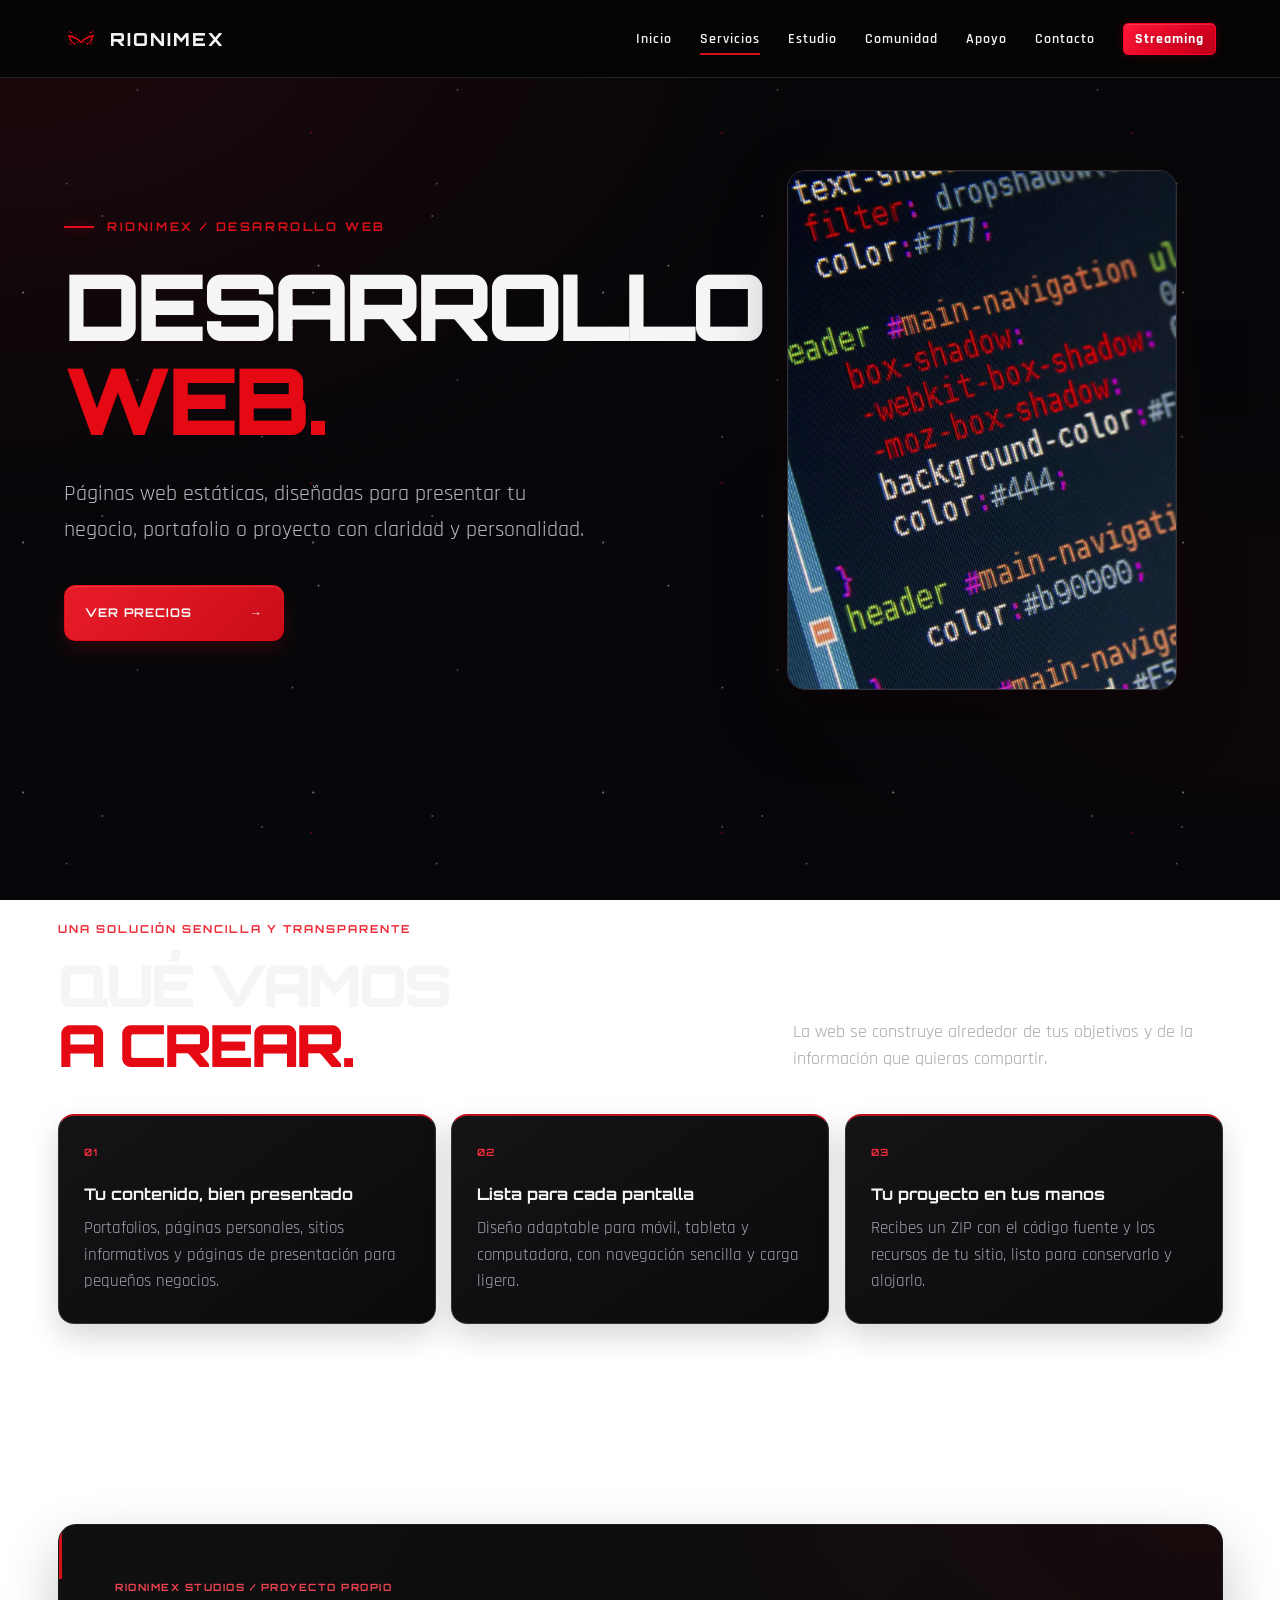
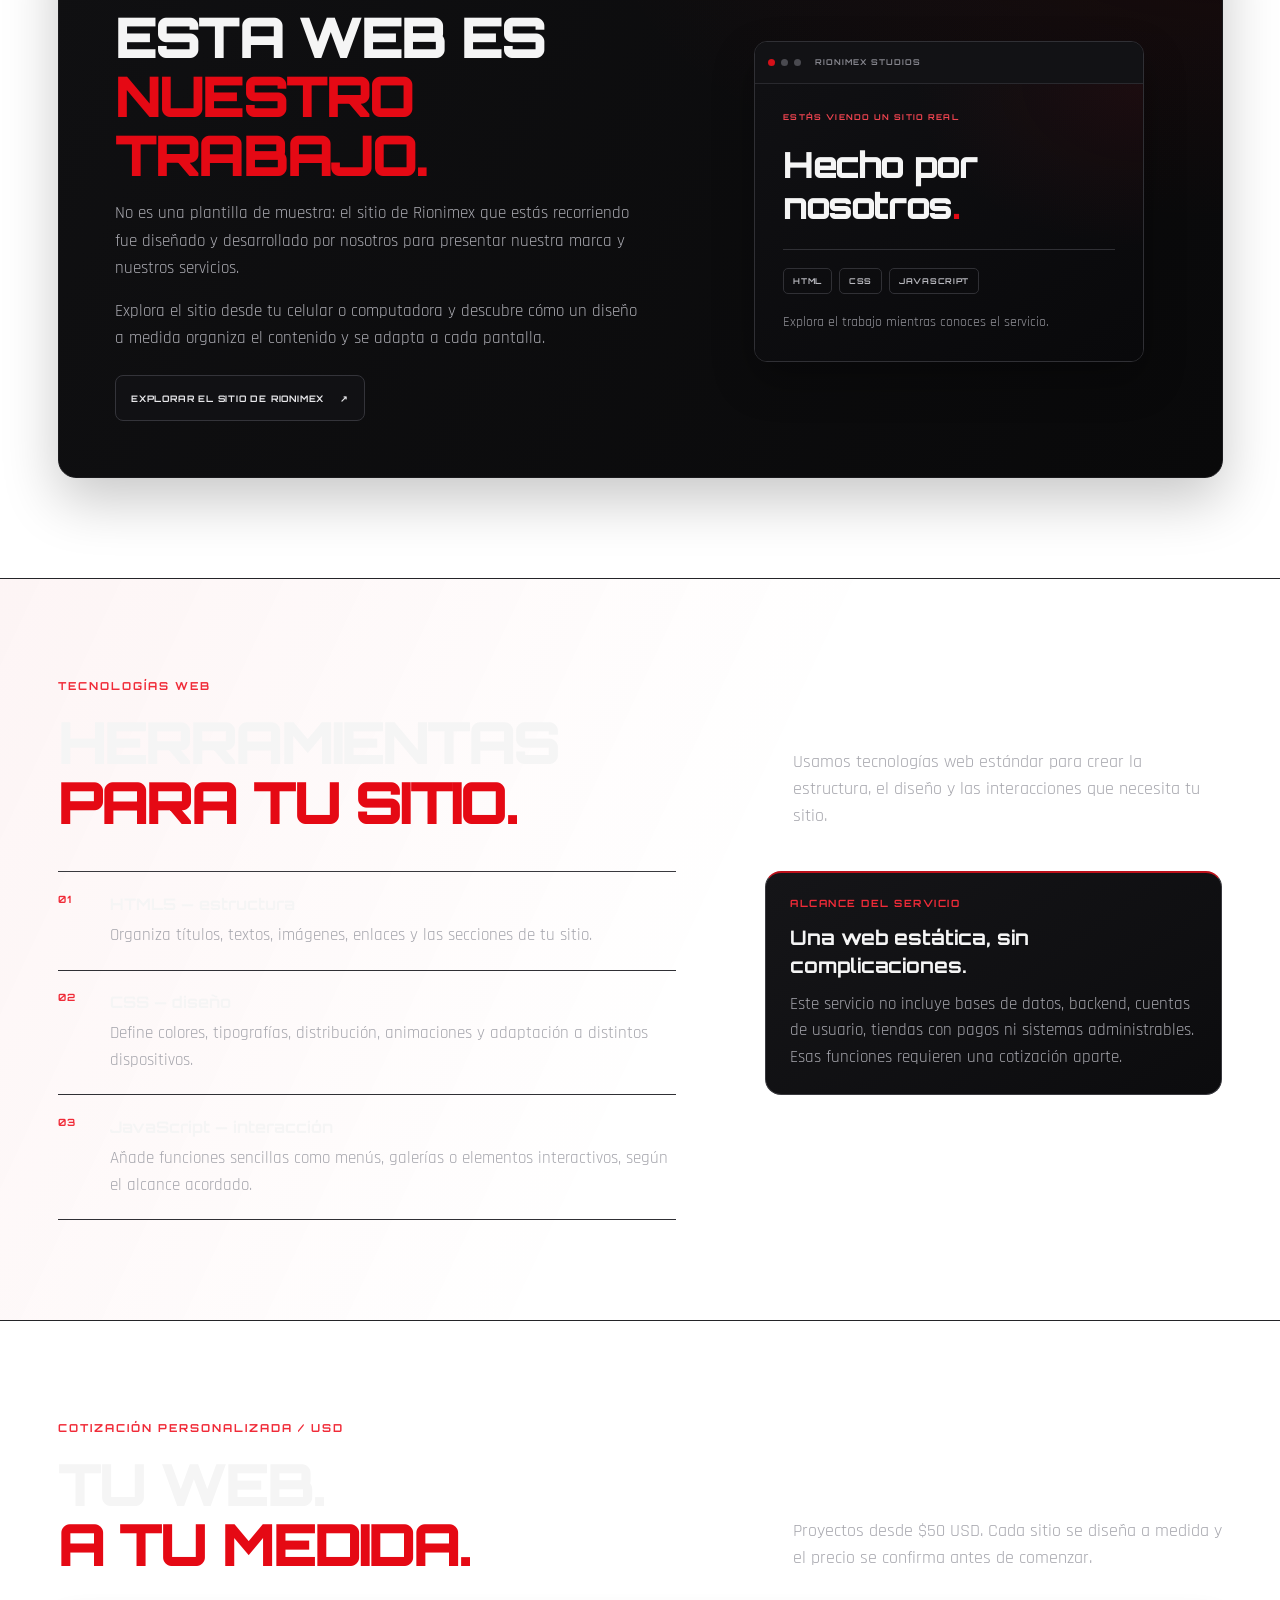
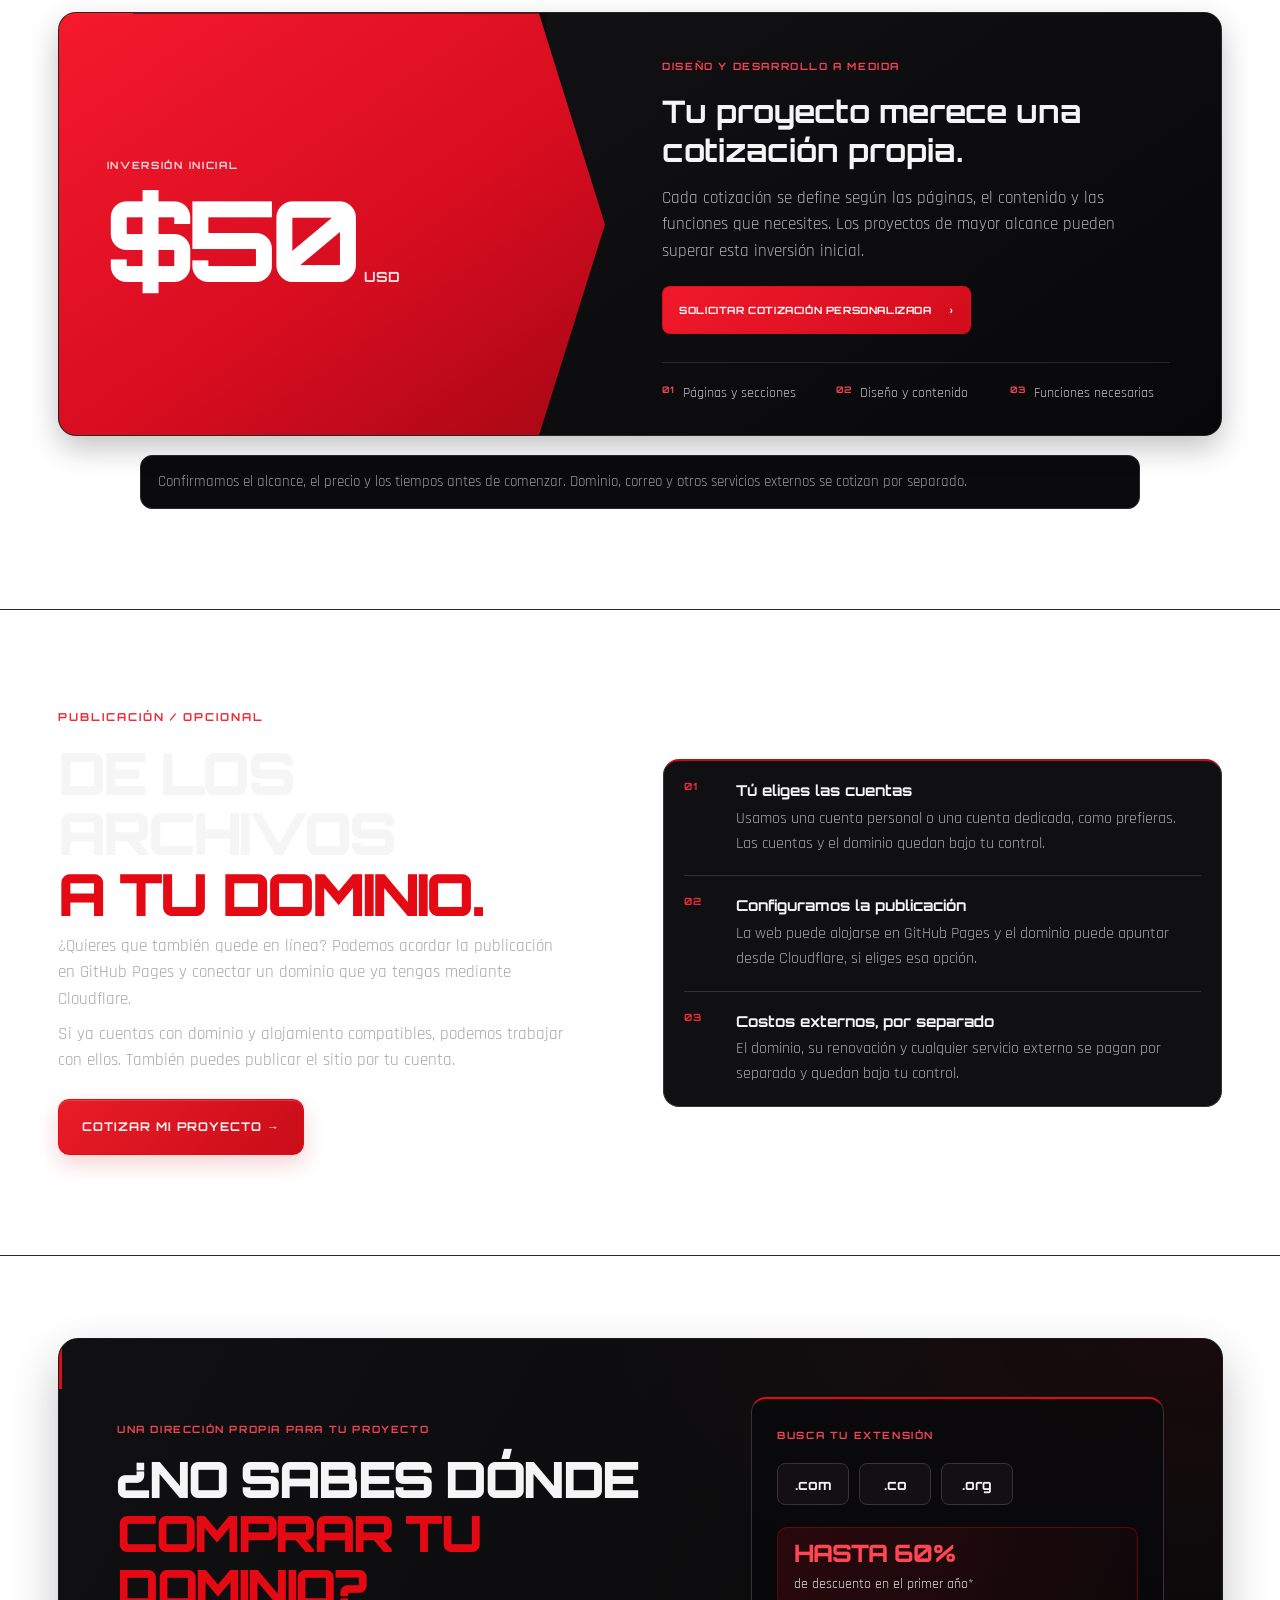
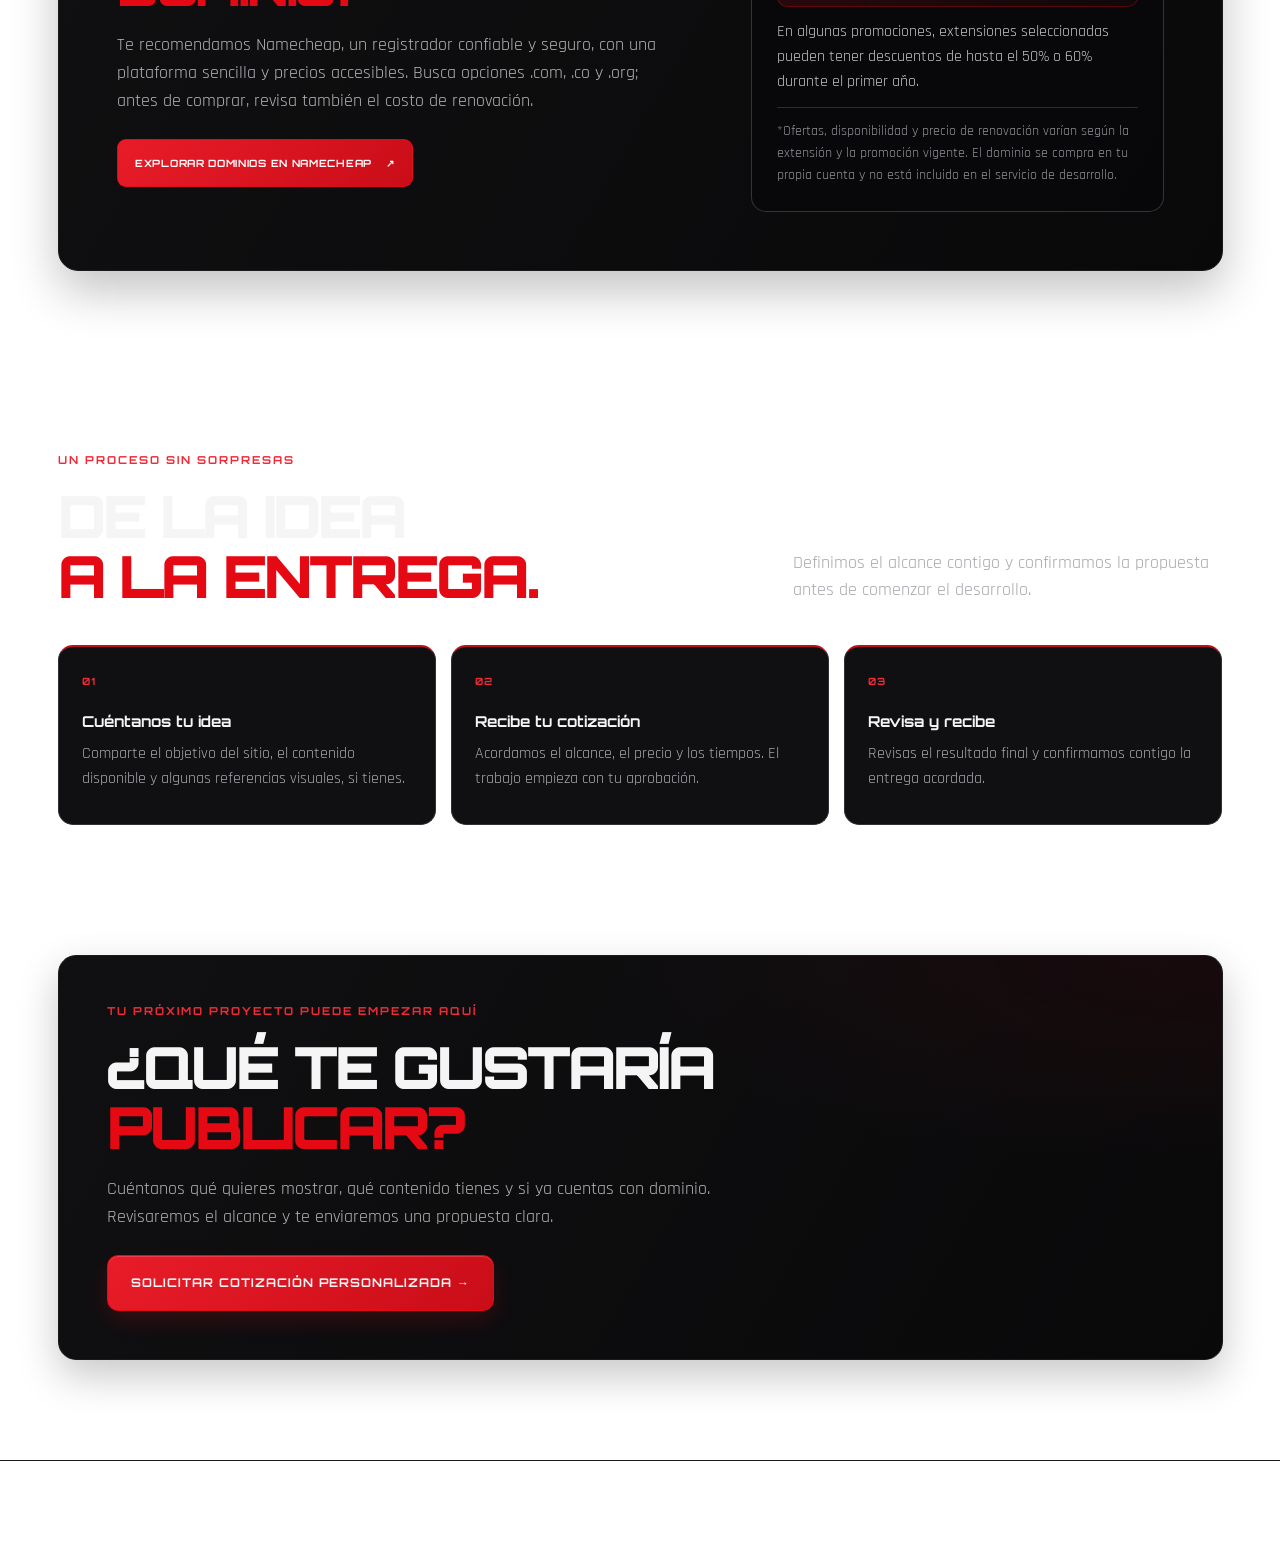
<file: servicios/desarrolloweb.html>
<!DOCTYPE html>
<html lang="es">
  <head>
    <meta charset="UTF-8" />
    <meta name="viewport" content="width=device-width, initial-scale=1.0" />
    <meta name="theme-color" content="#090909" />
    <meta
      name="description"
      content="Diseño y desarrollo de páginas web estáticas a medida para portafolios y negocios. Proyectos desde $50 USD."
    />
    <title>Desarrollo web frontend | RIONIMEX STUDIOS</title>
    <link rel="icon" type="image/svg+xml" href="../favicon.svg" />
    <link rel="preconnect" href="https://fonts.googleapis.com" />
    <link rel="preconnect" href="https://fonts.gstatic.com" crossorigin />
    <link
      href="https://fonts.googleapis.com/css2?family=Orbitron:wght@400;500;600;700;800;900&family=Rajdhani:wght@400;500;600;700&display=swap"
      rel="stylesheet"
    />
    <link rel="stylesheet" href="../css/style.css" />
  </head>

  <body class="web-development-page">
    <div id="loader">
      <img class="loader-mark" src="../favicon.svg" alt="" />
      <div class="loader-logo">RIONIMEX</div>
      <div class="loader-bar"><span></span></div>
    </div>

    <header class="header" id="header">
      <a class="brand" href="../index.html" aria-label="Rionimex">
        <span class="brand-mark"><img src="../favicon.svg" alt="" /></span>
        <span>RIONIMEX</span>
      </a>
      <button class="menu-toggle" id="menuToggle" aria-label="Abrir menú" aria-expanded="false">☰</button>
      <nav class="nav" id="nav">
        <a href="../index.html">Inicio</a>
        <a class="active" href="../servicios.html" aria-current="page">Servicios</a>
        <a href="../estudio.html">Estudio</a>
        <a href="../comunidad.html">Comunidad</a>
        <a href="../apoyo.html">Apoyo</a>
        <a href="../contacto.html">Contacto</a>
        <a class="nav-catalog-cta" href="../streaming.html">Streaming</a>
      </nav>
    </header>

    <main class="web-service">
      <section class="web-hero">
        <div class="web-hero-main reveal">
          <p class="section-kicker">RIONIMEX / DESARROLLO WEB</p>
          <h1>DESARROLLO<br /><span>WEB.</span></h1>
          <p class="web-hero-intro">
            Páginas web estáticas, diseñadas para presentar tu negocio,
            portafolio o proyecto con claridad y personalidad.
          </p>
          <div class="web-hero-actions">
            <a class="btn btn-primary" href="#precios">VER PRECIOS <span aria-hidden="true">→</span></a>
          </div>
        </div>

        <figure class="web-hero-visual reveal">
          <img
            src="../img-material/Web-0.webp"
            alt="img"
            width="600"
            height="800"
          />
        </figure>
      </section>

      <section class="section web-section" id="incluye">
        <div class="section-heading reveal">
          <div>
            <div class="section-kicker">UNA SOLUCIÓN SENCILLA Y TRANSPARENTE</div>
            <h2>QUÉ VAMOS<br /><span>A CREAR.</span></h2>
          </div>
          <p>La web se construye alrededor de tus objetivos y de la información que quieras compartir.</p>
        </div>
        <div class="web-feature-grid">
          <article class="web-feature reveal">
            <span class="web-feature-number">01</span>
            <h3>Tu contenido, bien presentado</h3>
            <p>Portafolios, páginas personales, sitios informativos y páginas de presentación para pequeños negocios.</p>
          </article>
          <article class="web-feature reveal">
            <span class="web-feature-number">02</span>
            <h3>Lista para cada pantalla</h3>
            <p>Diseño adaptable para móvil, tableta y computadora, con navegación sencilla y carga ligera.</p>
          </article>
          <article class="web-feature reveal">
            <span class="web-feature-number">03</span>
            <h3>Tu proyecto en tus manos</h3>
            <p>Recibes un ZIP con el código fuente y los recursos de tu sitio, listo para conservarlo y alojarlo.</p>
          </article>
        </div>
      </section>

      <section class="section web-section web-live-example" aria-labelledby="live-example-title">
        <div class="web-live-example-card reveal">
          <div class="web-live-example-copy">
            <p class="web-live-example-kicker">RIONIMEX STUDIOS / PROYECTO PROPIO</p>
            <h2 id="live-example-title">ESTA WEB ES<br /><span>NUESTRO TRABAJO.</span></h2>
            <p>No es una plantilla de muestra: el sitio de Rionimex que estás recorriendo fue diseñado y desarrollado por nosotros para presentar nuestra marca y nuestros servicios.</p>
            <p>Explora el sitio desde tu celular o computadora y descubre cómo un diseño a medida organiza el contenido y se adapta a cada pantalla.</p>
            <a class="web-live-example-link" href="../index.html">EXPLORAR EL SITIO DE RIONIMEX <span aria-hidden="true">↗</span></a>
          </div>
          <aside class="web-live-proof" aria-label="Detalles del sitio de Rionimex">
            <div class="web-live-proof-bar">
              <span></span><span></span><span></span>
              <b>RIONIMEX STUDIOS</b>
            </div>
            <div class="web-live-proof-content">
              <p class="web-live-proof-label">ESTÁS VIENDO UN SITIO REAL</p>
              <strong>Hecho por<br />nosotros<span>.</span></strong>
              <div class="web-live-proof-rule"></div>
              <div class="web-live-proof-tech" aria-label="Tecnologías utilizadas">
                <span>HTML</span><span>CSS</span><span>JAVASCRIPT</span>
              </div>
              <p>Explora el trabajo mientras conoces el servicio.</p>
            </div>
          </aside>
        </div>
      </section>

      <section class="section web-section web-build" id="tecnologias">
        <div class="section-heading reveal">
          <div>
            <div class="section-kicker">TECNOLOGÍAS WEB</div>
            <h2>HERRAMIENTAS<br /><span>PARA TU SITIO.</span></h2>
          </div>
          <p>Usamos tecnologías web estándar para crear la estructura, el diseño y las interacciones que necesita tu sitio.</p>
        </div>
        <div class="web-tech-layout">
          <div class="web-tech-list">
            <article class="web-tech-item reveal">
              <span class="web-tech-mark">01</span>
              <div><h3>HTML5 — estructura</h3><p>Organiza títulos, textos, imágenes, enlaces y las secciones de tu sitio.</p></div>
            </article>
            <article class="web-tech-item reveal">
              <span class="web-tech-mark">02</span>
              <div><h3>CSS — diseño</h3><p>Define colores, tipografías, distribución, animaciones y adaptación a distintos dispositivos.</p></div>
            </article>
            <article class="web-tech-item reveal">
              <span class="web-tech-mark">03</span>
              <div><h3>JavaScript — interacción</h3><p>Añade funciones sencillas como menús, galerías o elementos interactivos, según el alcance acordado.</p></div>
            </article>
          </div>
          <aside class="web-scope-note reveal">
            <p class="web-scope-label">ALCANCE DEL SERVICIO</p>
            <h3>Una web estática, sin complicaciones.</h3>
            <p>Este servicio no incluye bases de datos, backend, cuentas de usuario, tiendas con pagos ni sistemas administrables. Esas funciones requieren una cotización aparte.</p>
          </aside>
        </div>
      </section>

      <section class="section web-section" id="precios">
        <div class="section-heading reveal">
          <div>
            <div class="section-kicker">COTIZACIÓN PERSONALIZADA / USD</div>
            <h2>TU WEB.<br /><span>A TU MEDIDA.</span></h2>
          </div>
          <p>Proyectos desde $50 USD. Cada sitio se diseña a medida y el precio se confirma antes de comenzar.</p>
        </div>
        <div class="web-price-highlight reveal">
          <div class="web-price-start">
            <span>INVERSIÓN INICIAL</span>
            <p class="web-price-start-amount"><b>$50</b><span>USD</span></p>
          </div>
          <div class="web-price-details">
            <div class="web-price-details-content">
              <span class="web-price-label">DISEÑO Y DESARROLLO A MEDIDA</span>
              <h3>Tu proyecto merece una cotización propia.</h3>
              <p>Cada cotización se define según las páginas, el contenido y las funciones que necesites. Los proyectos de mayor alcance pueden superar esta inversión inicial.</p>
              <a class="web-price-cta" href="https://wa.me/573118769927">SOLICITAR COTIZACIÓN PERSONALIZADA <span aria-hidden="true">›</span></a>
            </div>
            <div class="web-price-factors" aria-label="Factores que definen el presupuesto">
              <div><span>01</span><p>Páginas y secciones</p></div>
              <div><span>02</span><p>Diseño y contenido</p></div>
              <div><span>03</span><p>Funciones necesarias</p></div>
            </div>
          </div>
        </div>
        <p class="web-price-disclaimer">
          Confirmamos el alcance, el precio y los tiempos antes de comenzar. Dominio, correo y otros servicios externos se cotizan por separado.
        </p>
      </section>

      <section class="section web-section web-launch" id="publicacion">
        <div class="web-launch-copy reveal">
          <div class="section-kicker">PUBLICACIÓN / OPCIONAL</div>
          <h2>DE LOS ARCHIVOS<br /><span>A TU DOMINIO.</span></h2>
          <p>¿Quieres que también quede en línea? Podemos acordar la publicación en GitHub Pages y conectar un dominio que ya tengas mediante Cloudflare.</p>
          <p>Si ya cuentas con dominio y alojamiento compatibles, podemos trabajar con ellos. También puedes publicar el sitio por tu cuenta.</p>
          <a class="btn btn-primary" href="https://wa.me/573118769927">COTIZAR MI PROYECTO →</a>
        </div>
        <div class="web-launch-steps reveal">
          <article><span>01</span><div><h3>Tú eliges las cuentas</h3><p>Usamos una cuenta personal o una cuenta dedicada, como prefieras. Las cuentas y el dominio quedan bajo tu control.</p></div></article>
          <article><span>02</span><div><h3>Configuramos la publicación</h3><p>La web puede alojarse en GitHub Pages y el dominio puede apuntar desde Cloudflare, si eliges esa opción.</p></div></article>
          <article><span>03</span><div><h3>Costos externos, por separado</h3><p>El dominio, su renovación y cualquier servicio externo se pagan por separado y quedan bajo tu control.</p></div></article>
        </div>
      </section>

      <section class="section web-section web-domain-promo" aria-labelledby="domain-promo-title">
        <div class="web-domain-card reveal">
          <div class="web-domain-copy">
            <p class="web-domain-kicker">UNA DIRECCIÓN PROPIA PARA TU PROYECTO</p>
            <h2 id="domain-promo-title">¿NO SABES DÓNDE<br /><span>COMPRAR TU DOMINIO?</span></h2>
            <p>Te recomendamos Namecheap, un registrador confiable y seguro, con una plataforma sencilla y precios accesibles. Busca opciones .com, .co y .org; antes de comprar, revisa también el costo de renovación.</p>
            <a class="web-domain-link" href="https://www.namecheap.com/domains/" target="_blank" rel="noopener noreferrer">
              EXPLORAR DOMINIOS EN NAMECHEAP <span aria-hidden="true">↗</span>
            </a>
          </div>
          <aside class="web-domain-offer" aria-label="Información sobre ofertas de dominios">
            <span class="web-domain-offer-label">BUSCA TU EXTENSIÓN</span>
            <div class="web-domain-extensions" aria-label="Extensiones populares">
              <span>.com</span>
              <span>.co</span>
              <span>.org</span>
            </div>
            <div class="web-domain-discount">
              <strong>HASTA 60%</strong>
              <span>de descuento en el primer año*</span>
            </div>
            <p>En algunas promociones, extensiones seleccionadas pueden tener descuentos de hasta el 50% o 60% durante el primer año.</p>
            <p class="web-domain-fine-print">*Ofertas, disponibilidad y precio de renovación varían según la extensión y la promoción vigente. El dominio se compra en tu propia cuenta y no está incluido en el servicio de desarrollo.</p>
          </aside>
        </div>
      </section>

      <section class="section web-section web-steps" id="como-trabajamos">
        <div class="section-heading reveal">
          <div>
            <div class="section-kicker">UN PROCESO SIN SORPRESAS</div>
            <h2>DE LA IDEA<br /><span>A LA ENTREGA.</span></h2>
          </div>
          <p>Definimos el alcance contigo y confirmamos la propuesta antes de comenzar el desarrollo.</p>
        </div>
        <div class="web-process-grid">
          <article class="reveal"><span>01</span><h3>Cuéntanos tu idea</h3><p>Comparte el objetivo del sitio, el contenido disponible y algunas referencias visuales, si tienes.</p></article>
          <article class="reveal"><span>02</span><h3>Recibe tu cotización</h3><p>Acordamos el alcance, el precio y los tiempos. El trabajo empieza con tu aprobación.</p></article>
          <article class="reveal"><span>03</span><h3>Revisa y recibe</h3><p>Revisas el resultado final y confirmamos contigo la entrega acordada.</p></article>
        </div>
      </section>

      <section class="section web-contact">
        <div class="web-contact-box reveal">
          <div class="section-kicker">TU PRÓXIMO PROYECTO PUEDE EMPEZAR AQUÍ</div>
          <h2>¿QUÉ TE GUSTARÍA<br /><span>PUBLICAR?</span></h2>
          <p>Cuéntanos qué quieres mostrar, qué contenido tienes y si ya cuentas con dominio. Revisaremos el alcance y te enviaremos una propuesta clara.</p>
          <a class="btn btn-primary" href="https://wa.me/573118769927">SOLICITAR COTIZACIÓN PERSONALIZADA →</a>
        </div>
      </section>
    </main>

    <footer>
      <div class="footer-copy" tabindex="0" role="button" aria-label="Copyright de Rionimex">Copyright © 2025-2026. RIONIMEX. TODOS LOS DERECHOS RESERVADOS.</div>
    </footer>

    <script src="../js/main.js"></script>
  </body>
</html>
</file>
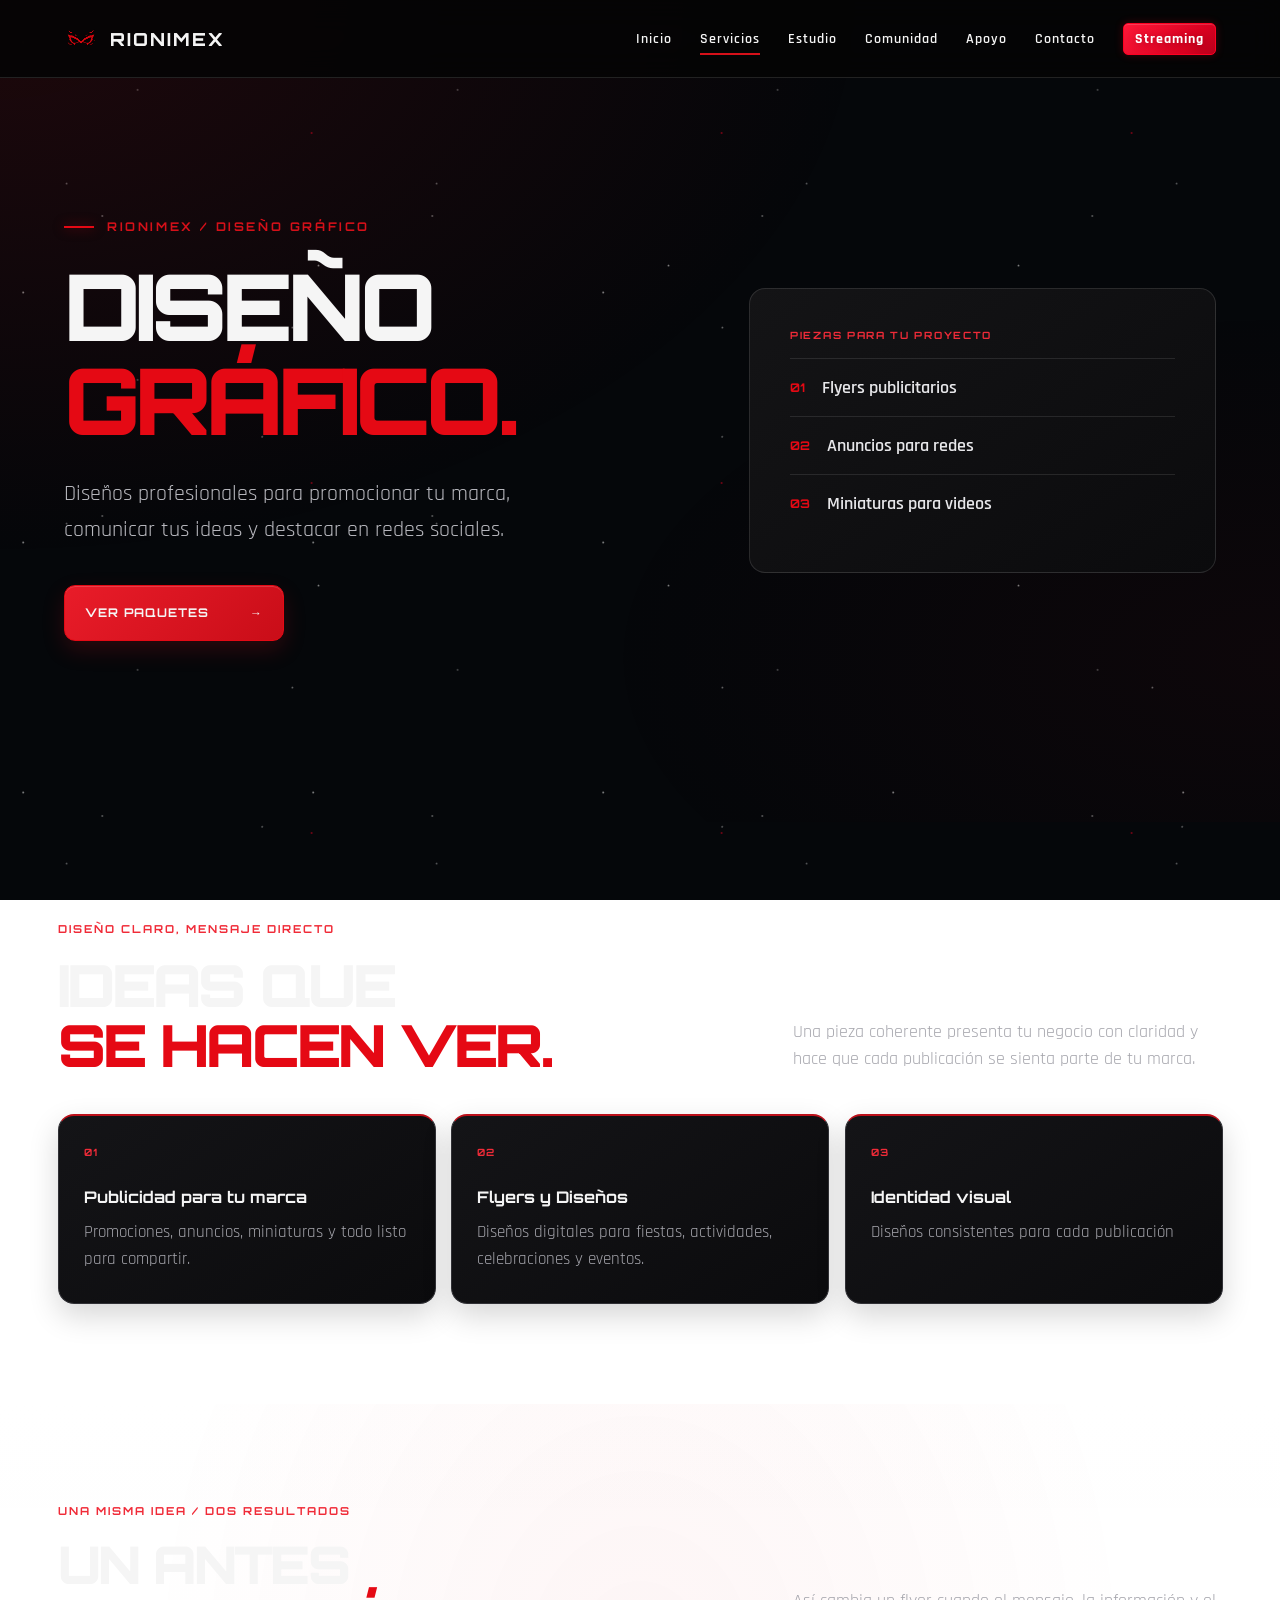
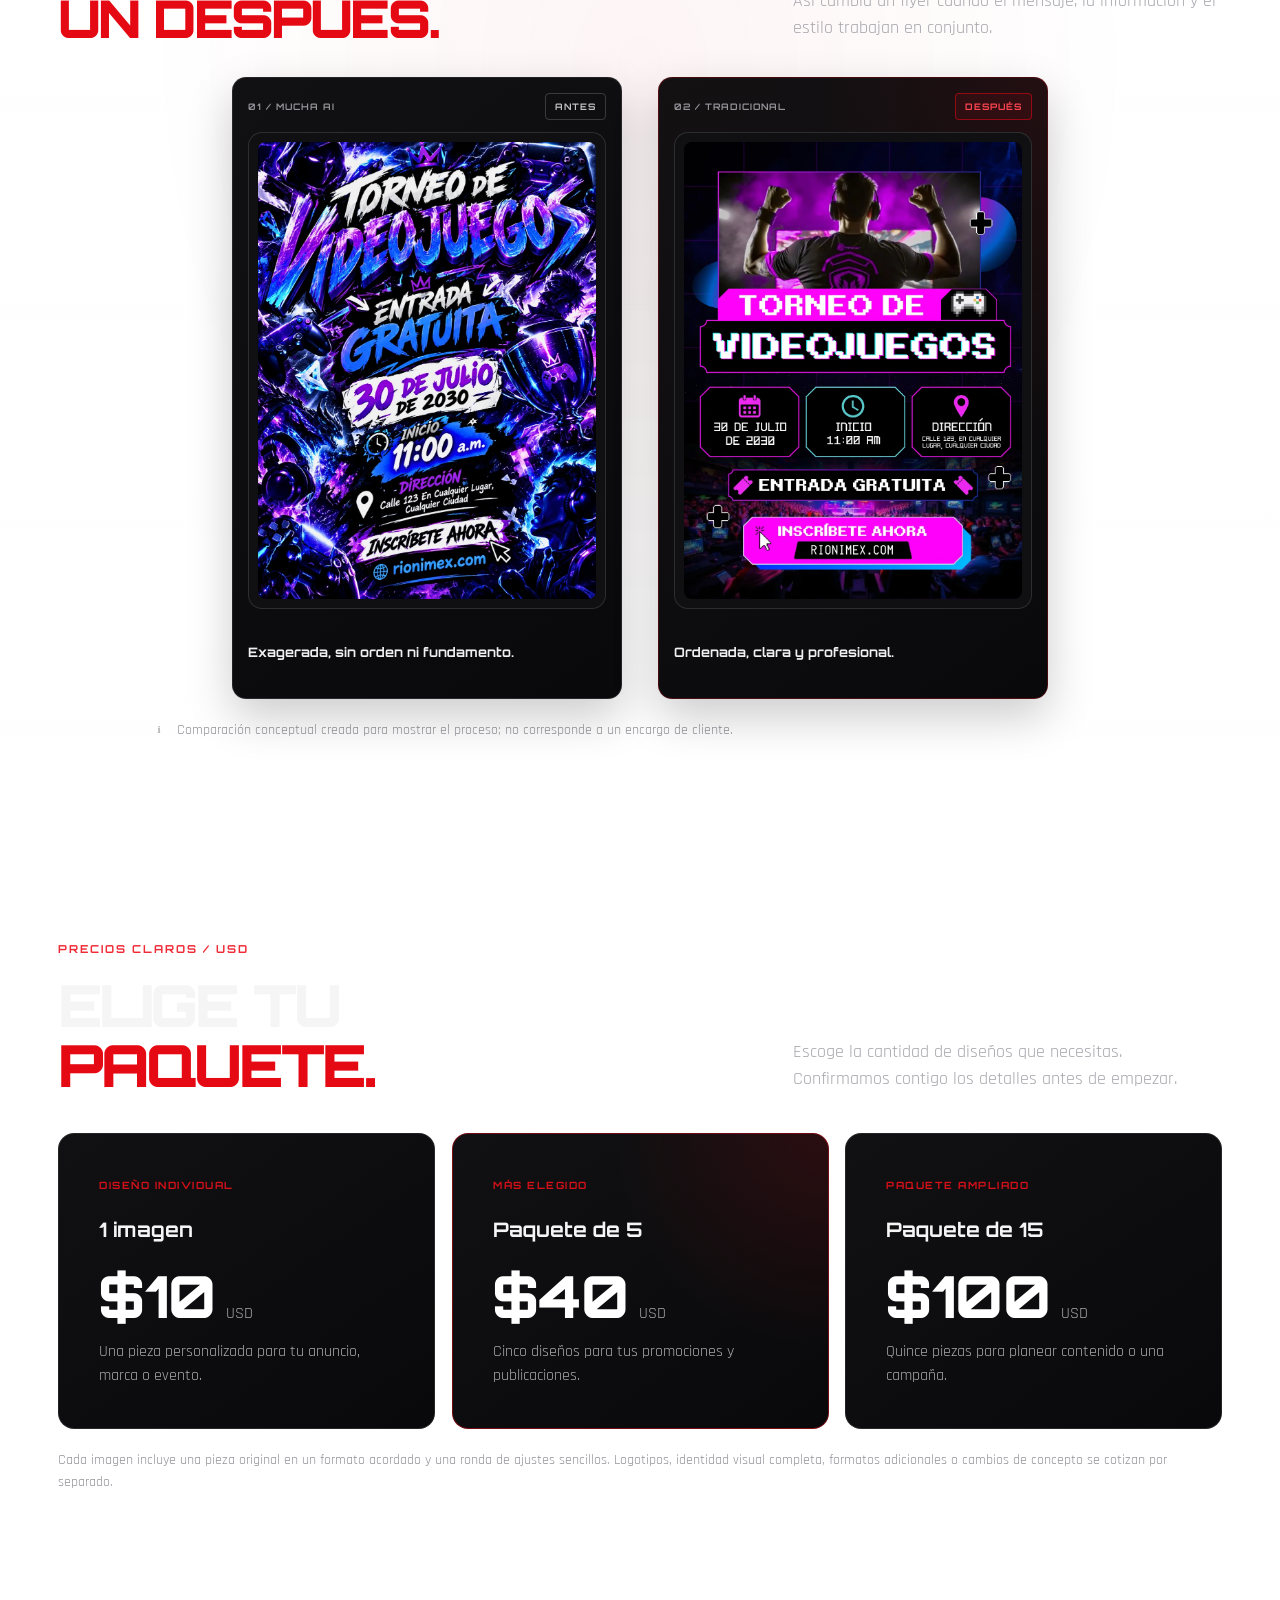
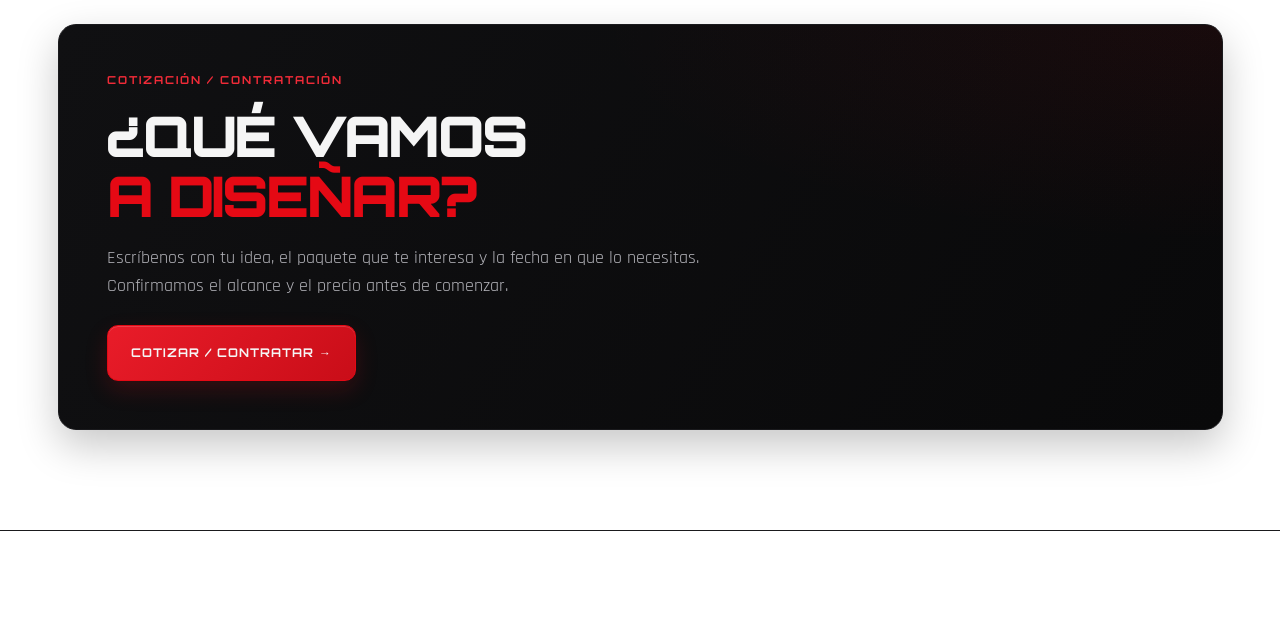
<file: servicios/diseñografico.html>
<!DOCTYPE html>
<html lang="es">
  <head>
    <meta charset="UTF-8" />
    <meta name="viewport" content="width=device-width, initial-scale=1.0" />
    <meta name="theme-color" content="#090909" />
    <meta name="description" content="Diseño gráfico para marcas, eventos y redes sociales. Imágenes publicitarias desde $10 USD y paquetes de diseño en Rionimex Studios." />
    <title>Diseño gráfico | RIONIMEX STUDIOS</title>
    <link rel="icon" type="image/svg+xml" href="../favicon.svg" />
    <link rel="preconnect" href="https://fonts.googleapis.com" />
    <link rel="preconnect" href="https://fonts.gstatic.com" crossorigin />
    <link href="https://fonts.googleapis.com/css2?family=Orbitron:wght@400;500;600;700;800;900&family=Rajdhani:wght@400;500;600;700&display=swap" rel="stylesheet" />
    <link rel="stylesheet" href="../css/style.css" />
  </head>
  <body class="design-service-page">
    <div id="loader">
      <img class="loader-mark" src="../favicon.svg" alt="" />
      <div class="loader-logo">RIONIMEX</div>
      <div class="loader-bar"><span></span></div>
    </div>
    <header class="header" id="header">
      <a class="brand" href="../index.html" aria-label="Rionimex">
        <span class="brand-mark"><img src="../favicon.svg" alt="" /></span>
        <span>RIONIMEX</span>
      </a>
      <button class="menu-toggle" id="menuToggle" aria-label="Abrir menú" aria-expanded="false">☰</button>
      <nav class="nav" id="nav">
        <a href="../index.html">Inicio</a>
        <a class="active" href="../servicios.html" aria-current="page">Servicios</a>
        <a href="../estudio.html">Estudio</a>
        <a href="../comunidad.html">Comunidad</a>
        <a href="../apoyo.html">Apoyo</a>
        <a href="../contacto.html">Contacto</a>
        <a class="nav-catalog-cta" href="../streaming.html">Streaming</a>
      </nav>
    </header>
    <main class="design-service">
      <section class="web-hero design-hero">
        <div class="web-hero-main reveal">
          <p class="section-kicker">RIONIMEX / DISEÑO GRÁFICO</p>
          <h1>DISEÑO<br /><span>GRÁFICO.</span></h1>
          <p class="web-hero-intro">
            Diseños profesionales para promocionar tu marca, comunicar tus ideas y
            destacar en redes sociales.
          </p>
          <div class="web-hero-actions">
            <a class="btn btn-primary" href="#precios">VER PAQUETES <span aria-hidden="true">→</span></a>
          </div>
        </div>
        <aside class="design-hero-summary reveal" aria-label="Tipos de diseño gráfico disponibles">
          <p class="design-summary-label">PIEZAS PARA TU PROYECTO</p>
          <div><span>01</span><p>Flyers publicitarios</p></div>
          <div><span>02</span><p>Anuncios para redes</p></div>
          <div><span>03</span><p>Miniaturas para videos</p></div>
        </aside>
      </section>

      <section class="section web-section design-section" id="servicios">
        <div class="section-heading reveal">
          <div>
            <div class="section-kicker">DISEÑO CLARO, MENSAJE DIRECTO</div>
            <h2>IDEAS QUE<br /><span>SE HACEN VER.</span></h2>
          </div>
          <p>Una pieza coherente presenta tu negocio con claridad y hace que cada publicación se sienta parte de tu marca.</p>
        </div>
        <div class="web-feature-grid design-feature-grid">
          <article class="web-feature reveal">
            <span class="web-feature-number">01</span>
            <h3>Publicidad para tu marca</h3>
            <p>Promociones, anuncios, miniaturas y todo listo para compartir.</p>
          </article>
          <article class="web-feature reveal">
            <span class="web-feature-number">02</span>
            <h3>Flyers y Diseños</h3>
            <p>Diseños digitales para fiestas, actividades, celebraciones y eventos.</p>
          </article>
          <article class="web-feature reveal">
            <span class="web-feature-number">03</span>
            <h3>Identidad visual</h3>
            <p>Diseños consistentes para cada publicación</p>
          </article>
        </div>
      </section>

      <section class="section web-section design-comparison" id="muestra">
        <div class="section-heading reveal">
          <div>
            <div class="section-kicker">UNA MISMA IDEA / DOS RESULTADOS</div>
            <h2>UN ANTES<br /><span>UN DESPUÉS.</span></h2>
          </div>
          <p>Así cambia un flyer cuando el mensaje, la información y el estilo trabajan en conjunto.</p>
        </div>
        <div class="design-comparison-grid">
          <figure class="design-sample design-sample-before reveal">
            <div class="design-sample-heading">
              <span>01 / MUCHA AI</span>
              <strong>ANTES</strong>
            </div>
            <div class="design-sample-image">
              <img src="../img-material/Design-1.webp" alt="img" width="600" height="800" loading="lazy" />
            </div>
            <figcaption>
              <strong>Exagerada, sin orden ni fundamento.</strong>
            </figcaption>
          </figure>
          <figure class="design-sample design-sample-after reveal">
            <div class="design-sample-heading">
              <span>02 / TRADICIONAL</span>
              <strong>DESPUÉS</strong>
            </div>
            <div class="design-sample-image">
              <img src="../img-material/Design-0.webp" alt="img" width="600" height="800" loading="lazy" />
            </div>
            <figcaption>
              <strong>Ordenada, clara y profesional.</strong>
            </figcaption>
          </figure>
        </div>
        <p class="design-sample-note"><span aria-hidden="true">i</span> Comparación conceptual creada para mostrar el proceso; no corresponde a un encargo de cliente.</p>
      </section>

      <section class="section web-section design-pricing" id="precios">
        <div class="section-heading reveal">
          <div>
            <div class="section-kicker">PRECIOS CLAROS / USD</div>
            <h2>ELIGE TU<br /><span>PAQUETE.</span></h2>
          </div>
          <p>Escoge la cantidad de diseños que necesitas. Confirmamos contigo los detalles antes de empezar.</p>
        </div>
        <div class="design-price-grid">
          <article class="package-card design-price-card reveal">
            <span class="price-label">DISEÑO INDIVIDUAL</span>
            <h3>1 imagen</h3>
            <p class="price-amount"><b>$10</b><span>USD</span></p>
            <p>Una pieza personalizada para tu anuncio, marca o evento.</p>
          </article>
          <article class="package-card package-card-featured design-price-card reveal">
            <span class="price-label">MÁS ELEGIDO</span>
            <h3>Paquete de 5</h3>
            <p class="price-amount"><b>$40</b><span>USD</span></p>
            <p>Cinco diseños para tus promociones y publicaciones.</p>
          </article>
          <article class="package-card design-price-card reveal">
            <span class="price-label">PAQUETE AMPLIADO</span>
            <h3>Paquete de 15</h3>
            <p class="price-amount"><b>$100</b><span>USD</span></p>
            <p>Quince piezas para planear contenido o una campaña.</p>
          </article>
        </div>
        <p class="design-price-note">Cada imagen incluye una pieza original en un formato acordado y una ronda de ajustes sencillos. Logotipos, identidad visual completa, formatos adicionales o cambios de concepto se cotizan por separado.</p>
      </section>

      <section class="section web-contact design-contact" id="contacto">
        <div class="web-contact-box reveal">
          <p class="section-kicker">COTIZACIÓN / CONTRATACIÓN</p>
          <h2>¿QUÉ VAMOS<br /><span>A DISEÑAR?</span></h2>
          <p>Escríbenos con tu idea, el paquete que te interesa y la fecha en que lo necesitas. Confirmamos el alcance y el precio antes de comenzar.</p>
          <a class="btn btn-primary" href="https://wa.me/573118769927" target="_blank" rel="noopener noreferrer">COTIZAR / CONTRATAR →</a>
        </div>
      </section>
    </main>
    <footer><div class="footer-copy" tabindex="0" role="button" aria-label="Copyright de Rionimex">Copyright © 2025-2026. RIONIMEX. TODOS LOS DERECHOS RESERVADOS.</div></footer>
    <script src="../js/main.js"></script>
  </body>
</html>
</file>
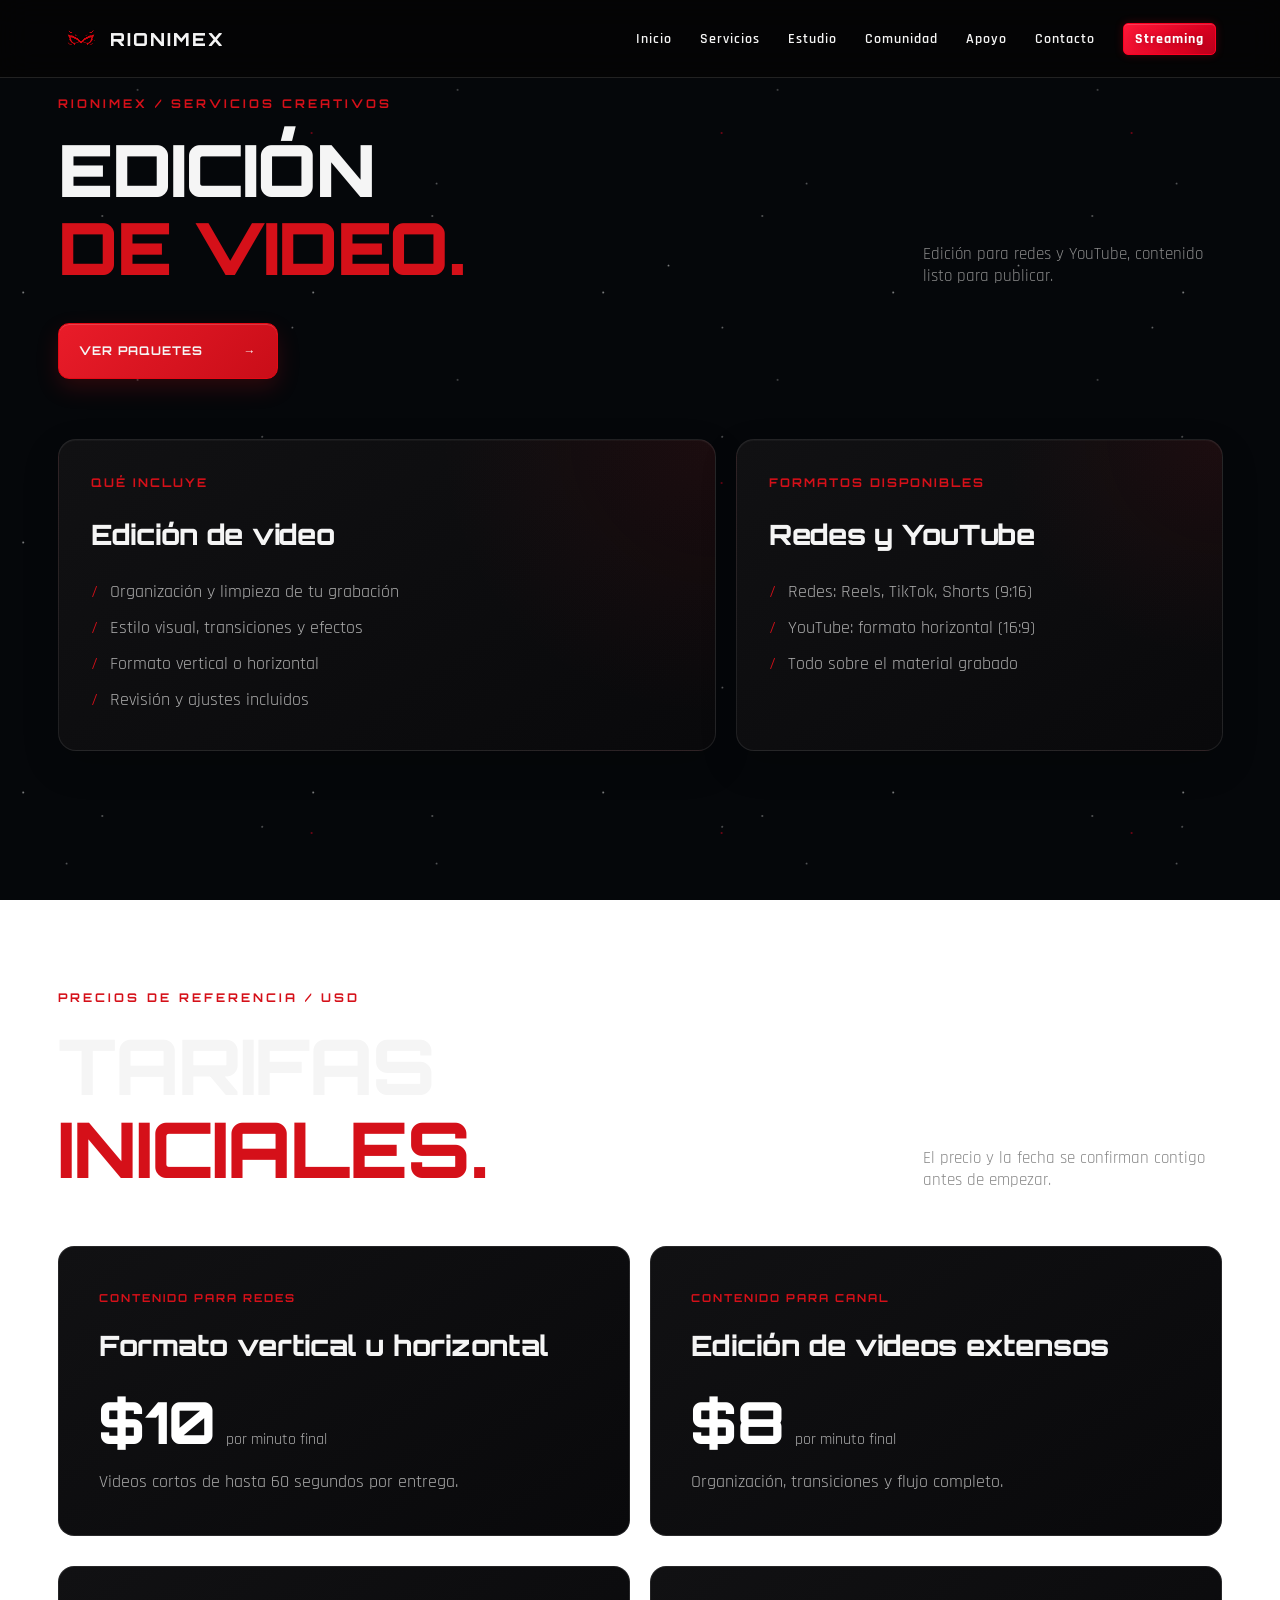
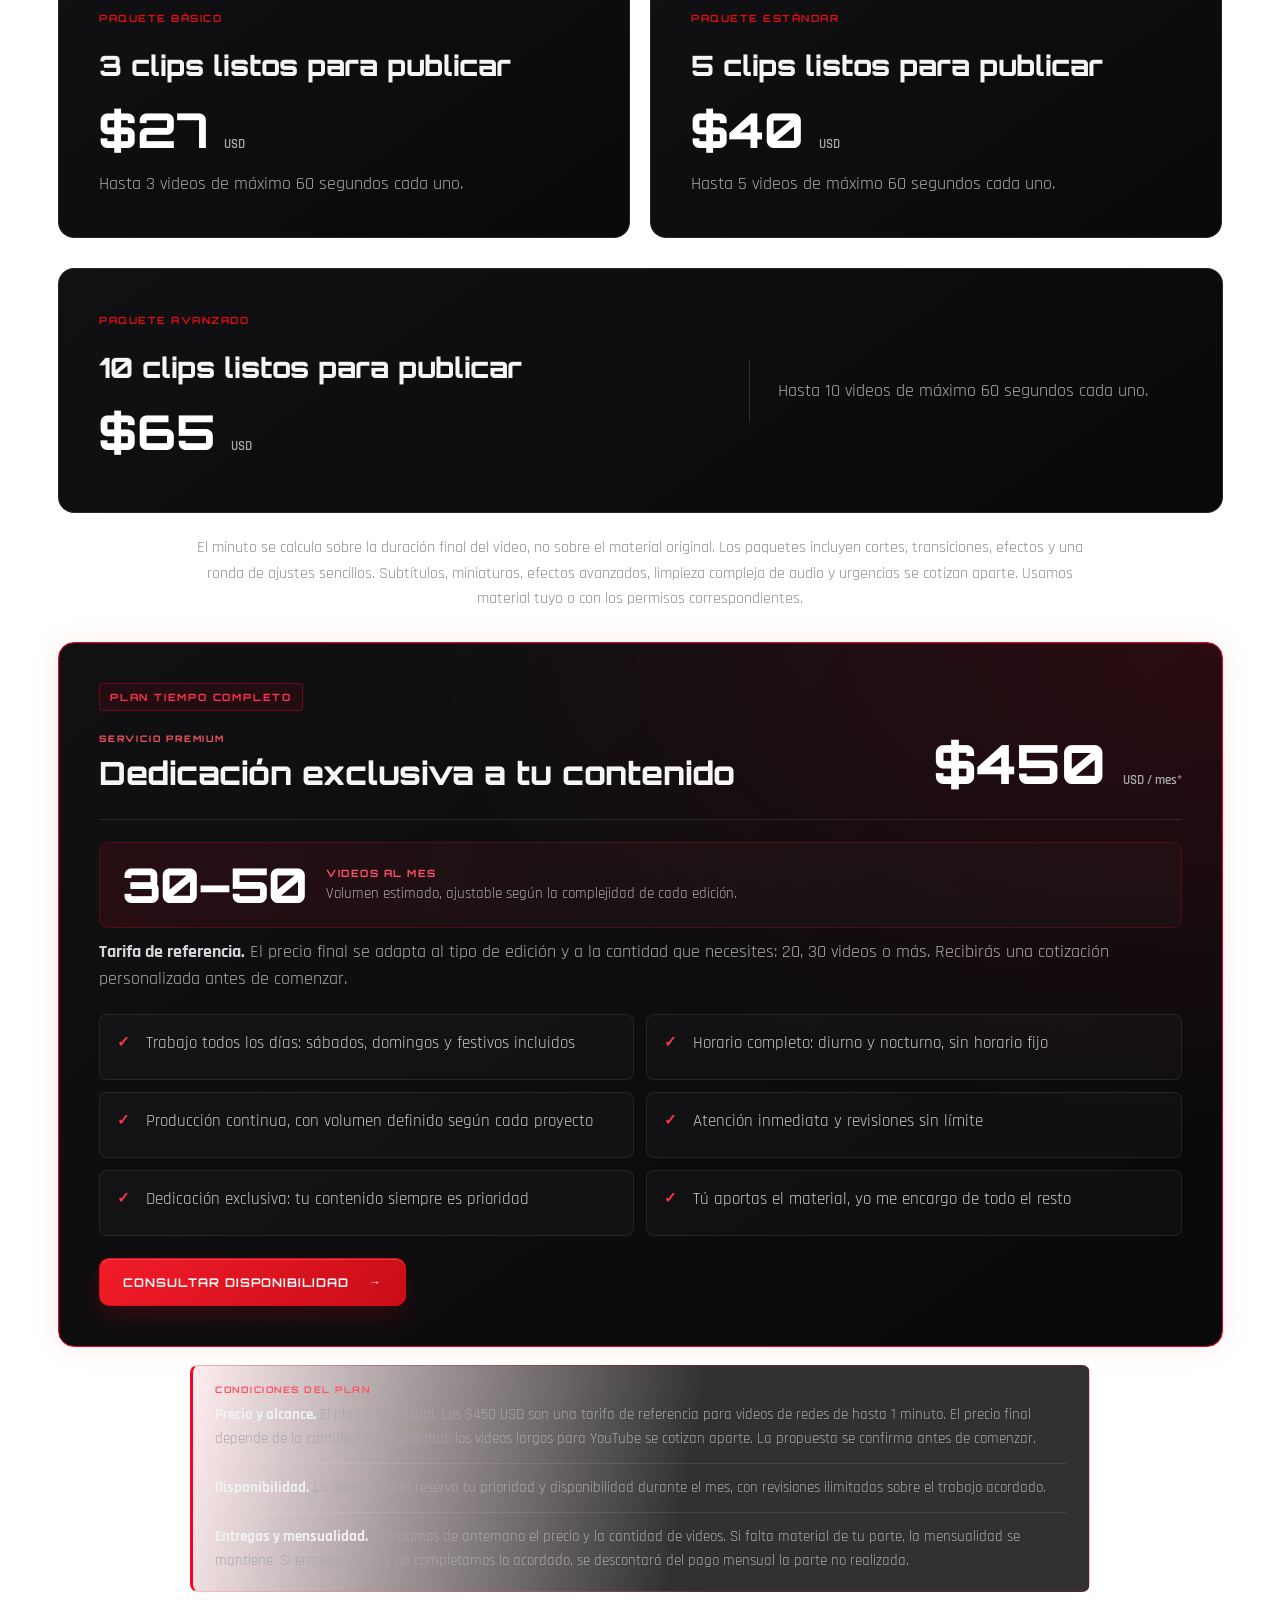
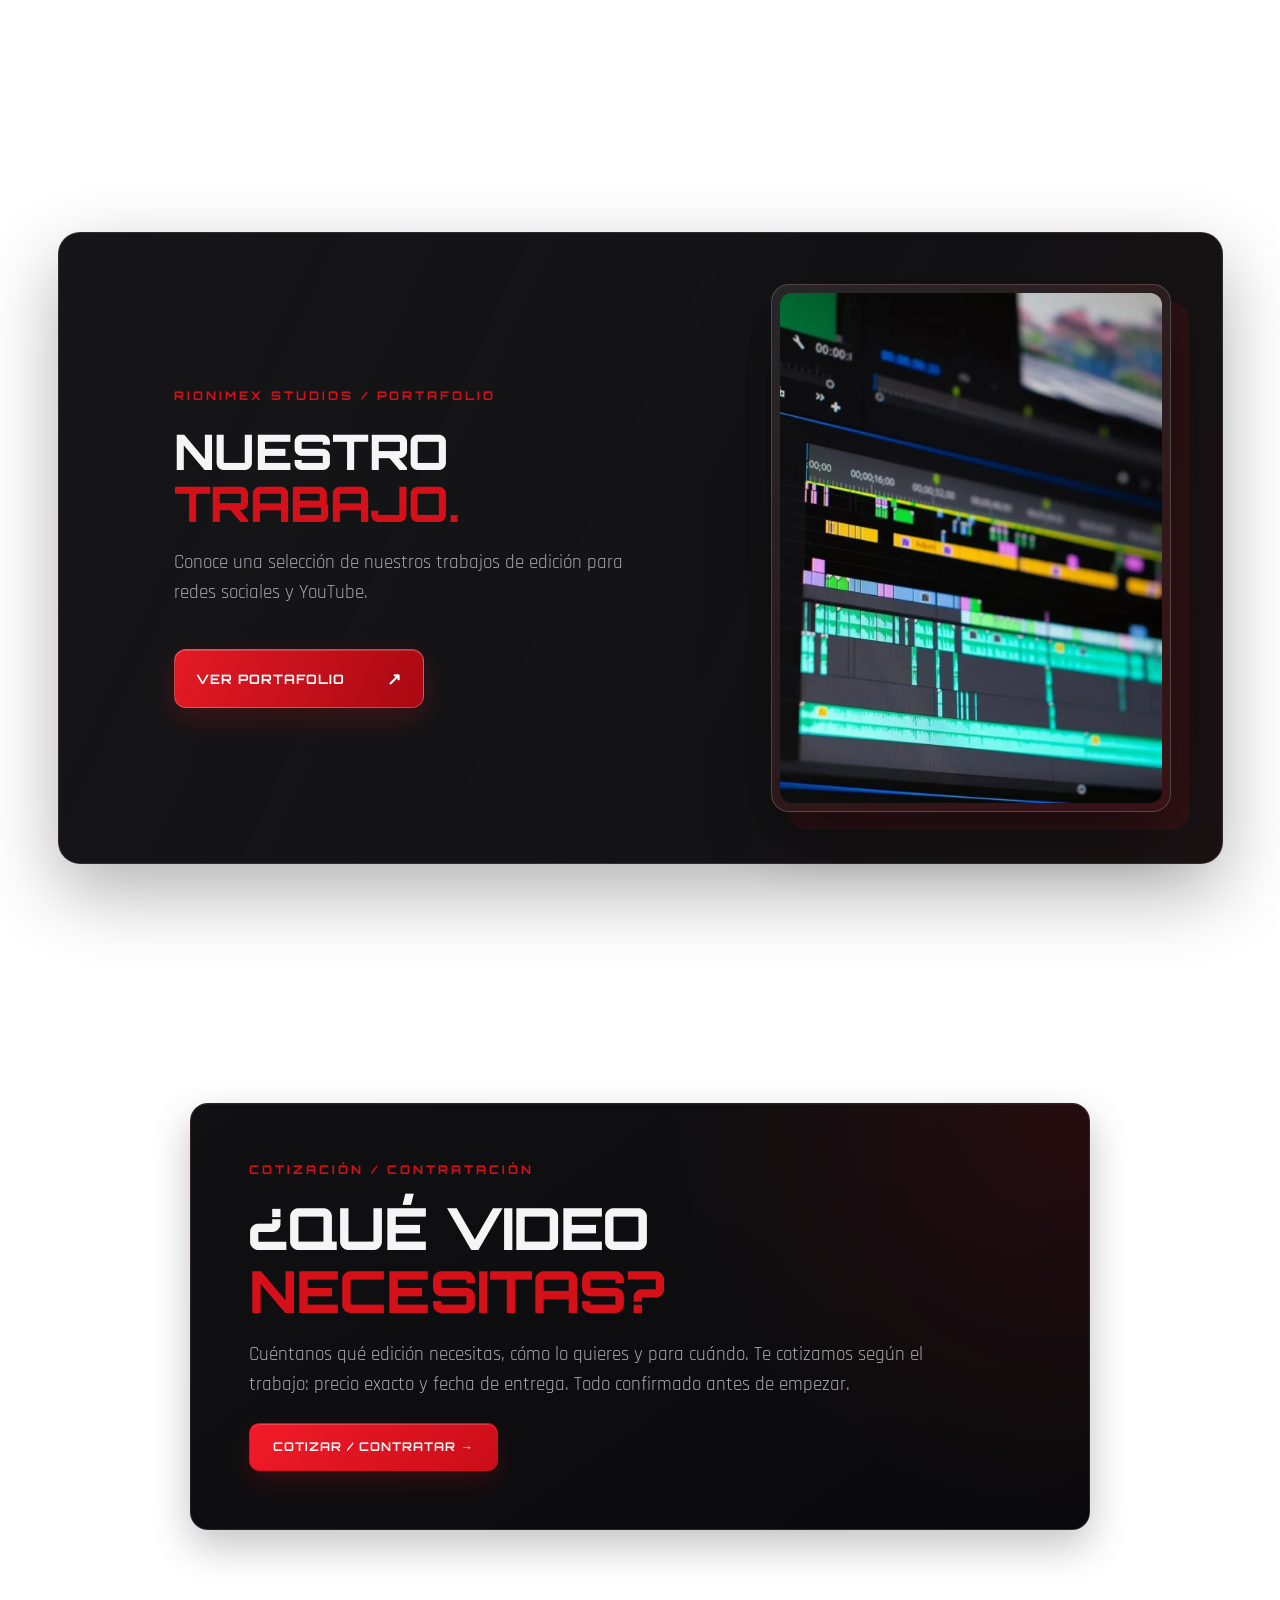
<file: servicios/ediciondevideo.html>
<!DOCTYPE html>
<html lang="es">
  <head>
    <meta charset="UTF-8" />
    <meta name="viewport" content="width=device-width, initial-scale=1.0" />
    <meta name="theme-color" content="#090909" />
    <meta
      name="description"
      content="Edición de video para redes sociales y YouTube. Precios de referencia de Rionimex Studios."
    />
    <title>Edición de video | RIONIMEX STUDIOS</title>
    <link rel="icon" type="image/svg+xml" href="../favicon.svg" />
    <link rel="preconnect" href="https://fonts.googleapis.com" />
    <link rel="preconnect" href="https://fonts.gstatic.com" crossorigin />
    <link
      href="https://fonts.googleapis.com/css2?family=Orbitron:wght@400;500;600;700;800;900&family=Rajdhani:wght@400;500;600;700&display=swap"
      rel="stylesheet"
    />
    <link rel="stylesheet" href="../css/style.css" />
  </head>

  <body>
    <div id="loader">
      <img class="loader-mark" src="../favicon.svg" alt="" />
      <div class="loader-logo">RIONIMEX</div>
      <div class="loader-bar"><span></span></div>
    </div>

    <header class="header" id="header">
      <a class="brand" href="../index.html" aria-label="Rionimex">
        <span class="brand-mark"><img src="../favicon.svg" alt="" /></span>
        <span>RIONIMEX</span>
      </a>
      <button class="menu-toggle" id="menuToggle" aria-label="Abrir menú" aria-expanded="false">☰</button>
      <nav class="nav" id="nav">
        <a href="../index.html">Inicio</a>
        <a href="../servicios.html">Servicios</a>
        <a href="../estudio.html">Estudio</a>
        <a href="../comunidad.html">Comunidad</a>
        <a href="../apoyo.html">Apoyo</a>
        <a href="../contacto.html">Contacto</a>
        <a class="nav-catalog-cta" href="../streaming.html">Streaming</a>
      </nav>
    </header>

    <main>
      <section class="section video-service-page video-service-hero">
        <div class="section-heading reveal">
          <div>
            <div class="section-kicker">RIONIMEX / SERVICIOS CREATIVOS</div>
            <h1 class="services-list-title">EDICIÓN<br /><span>DE VIDEO.</span></h1>
          </div>
          <p>Edición para redes y YouTube, contenido listo para publicar.</p>
        </div>
        <div class="web-hero-actions">
          <a class="btn btn-primary" href="#precios">VER PAQUETES <span aria-hidden="true">→</span></a>
        </div>
      </section>

      <section class="section video-details-section" id="incluye">
        <div class="info-grid video-details-grid">
          <article class="info-panel reveal">
            <span>QUÉ INCLUYE</span>
            <h2>Edición de video</h2>
            <ul>
              <li>Organización y limpieza de tu grabación</li>
              <li>Estilo visual, transiciones y efectos</li>
              <li>Formato vertical o horizontal</li>
              <li>Revisión y ajustes incluidos</li>
            </ul>
          </article>
          <article class="info-panel reveal">
            <span>FORMATOS DISPONIBLES</span>
            <h2>Redes y YouTube</h2>
            <ul>
              <li>Redes: Reels, TikTok, Shorts (9:16)</li>
              <li>YouTube: formato horizontal (16:9)</li>
              <li>Todo sobre el material grabado</li>
            </ul>
          </article>
        </div>
      </section>

      <section class="section video-prices" id="precios">
        <div class="section-heading reveal">
          <div>
            <div class="section-kicker">PRECIOS DE REFERENCIA / USD</div>
            <h2>TARIFAS<br /><span>INICIALES.</span></h2>
          </div>
          <p>El precio y la fecha se confirman contigo antes de empezar.</p>
        </div>

        <div class="pricing-grid">
          <article class="price-card reveal">
            <span class="price-label">CONTENIDO PARA REDES</span>
            <h3>Formato vertical u horizontal</h3>
            <p class="price-amount"><b>$10</b><span>por minuto final</span></p>
            <p>Videos cortos de hasta 60 segundos por entrega.</p>
          </article>
          <article class="price-card reveal">
            <span class="price-label">CONTENIDO PARA CANAL</span>
            <h3>Edición de videos extensos</h3>
            <p class="price-amount"><b>$8</b><span>por minuto final</span></p>
            <p>Organización, transiciones y flujo completo.</p>
          </article>
        </div>

        <div class="package-grid video-packages">
          <article class="package-card reveal">
            <span>PAQUETE BÁSICO</span>
            <h3>3 clips listos para publicar</h3>
            <p class="package-price">$27 <small>USD</small></p>
            <p>Hasta 3 videos de máximo 60 segundos cada uno.</p>
          </article>
          <article class="package-card reveal">
            <span>PAQUETE ESTÁNDAR</span>
            <h3>5 clips listos para publicar</h3>
            <p class="package-price">$40 <small>USD</small></p>
            <p>Hasta 5 videos de máximo 60 segundos cada uno.</p>
          </article>
        </div>
        <div class="package-grid video-packages video-packages-featured">
          <article class="package-card package-card-advanced reveal">
            <div class="package-card-advanced-main">
              <span>PAQUETE AVANZADO</span>
              <h3>10 clips listos para publicar</h3>
              <p class="package-price">$65 <small>USD</small></p>
            </div>
            <p class="package-card-advanced-description">
              Hasta 10 videos de máximo 60 segundos cada uno.
            </p>
          </article>
        </div>
        <p class="service-disclaimer">
          El minuto se calcula sobre la duración final del video, no sobre el
          material original. Los paquetes incluyen cortes, transiciones, efectos
          y una ronda de ajustes sencillos. Subtítulos, miniaturas, efectos avanzados, limpieza
          compleja de audio y urgencias se cotizan aparte. Usamos material tuyo o
          con los permisos correspondientes.
        </p>

        <div class="package-grid video-packages video-packages-featured">
          <article class="package-card package-card-fulltime reveal">
            <span>PLAN TIEMPO COMPLETO</span>
            <div class="package-card-fulltime-heading">
              <div>
                <span class="package-card-premium-label">SERVICIO PREMIUM</span>
                <h3>Dedicación exclusiva a tu contenido</h3>
              </div>
              <p class="package-price">$450 <small>USD / mes*</small></p>
            </div>
            <div class="package-card-fulltime-volume">
              <strong>30–50</strong>
              <span>
                <b>VIDEOS AL MES</b>
                Volumen estimado, ajustable según la complejidad de cada edición.
              </span>
            </div>
            <p class="package-card-fulltime-note">
              <strong>Tarifa de referencia.</strong> El precio final se adapta al tipo de edición y a la cantidad que necesites: 20, 30 videos o más. Recibirás una cotización personalizada antes de comenzar.
            </p>
            <ul>
              <li>Trabajo todos los días: sábados, domingos y festivos incluidos</li>
              <li>Horario completo: diurno y nocturno, sin horario fijo</li>
              <li>Producción continua, con volumen definido según cada proyecto</li>
              <li>Atención inmediata y revisiones sin límite</li>
              <li>Dedicación exclusiva: tu contenido siempre es prioridad</li>
              <li>Tú aportas el material, yo me encargo de todo el resto</li>
            </ul>
            <a class="btn btn-primary package-card-fulltime-cta" href="https://wa.me/573118769927">
              CONSULTAR DISPONIBILIDAD <span aria-hidden="true">→</span>
            </a>
          </article>
        </div>
        <aside class="fulltime-pricing-note" aria-label="Condiciones del plan tiempo completo">
          <span>CONDICIONES DEL PLAN</span>
          <p>
            <strong>Precio y alcance.</strong> El plan es mensual. Los $450 USD son una tarifa de
            referencia para videos de redes de hasta 1 minuto. El precio final depende de la cantidad
            y complejidad; los videos largos para YouTube se cotizan aparte. La propuesta se confirma
            antes de comenzar.
          </p>
          <p>
            <strong>Disponibilidad.</strong> La mensualidad reserva tu prioridad y disponibilidad
            durante el mes, con revisiones ilimitadas sobre el trabajo acordado.
          </p>
          <p>
            <strong>Entregas y mensualidad.</strong> Acordamos de antemano el precio y la cantidad de
            videos. Si falta material de tu parte, la mensualidad se mantiene. Si entregas todo y no
            completamos lo acordado, se descontará del pago mensual la parte no realizada.
          </p>
        </aside>
      </section>

      <section class="section portfolio-section" id="portafolio">
        <div class="portfolio-callout reveal">
          <div class="portfolio-copy">
            <div class="section-kicker">RIONIMEX STUDIOS / PORTAFOLIO</div>
            <h2 class="portfolio-heading">NUESTRO<br /><span>TRABAJO.</span></h2>
            <p>
              Conoce una selección de nuestros trabajos de edición para redes
              sociales y YouTube.
            </p>
            <a class="portfolio-action" href="../proximamente.html" target="_blank" rel="noopener noreferrer">
              <span>VER PORTAFOLIO</span><b aria-hidden="true">↗</b>
            </a>
          </div>
          <div class="portfolio-image-wrap">
            <img
              class="portfolio-poster"
              src="../img-material/Edition-0.webp"
              alt="img"
              loading="lazy"
            />
          </div>
        </div>
      </section>

      <section class="section video-request">
        <div class="legal-box reveal">
          <div class="section-kicker">COTIZACIÓN / CONTRATACIÓN</div>
          <h2>¿QUÉ VIDEO<br /><span>NECESITAS?</span></h2>
          <p>
            Cuéntanos qué edición necesitas, cómo lo quieres y para cuándo.
            Te cotizamos según el trabajo: precio exacto y fecha de entrega.
            Todo confirmado antes de empezar.
          </p>
          <a
            class="btn btn-primary"
            href="https://wa.me/573118769927"
        >COTIZAR / CONTRATAR →</a>
        </div>
      </section>
    </main>

    <footer>
      <div class="footer-copy" tabindex="0" role="button" aria-label="Copyright de Rionimex">Copyright © 2025-2026. RIONIMEX. TODOS LOS DERECHOS RESERVADOS.</div>
    </footer>

    <script src="../js/main.js"></script>
  </body>
</html>
</file>
<file: css/style.css>
@import url("seasonal-effects.css");

:root {
  --red: #d51019;
  --red2: #ff3340;
  --black: #050505;
  --panel: #0d0d0f;
  --line: #1a1a1d;
  --white: #f5f5f5;
  --muted: #a0a0a6;
  --max: 1240px;
}

* {
  box-sizing: border-box;
  margin: 0;
  padding: 0;
}

html {
  scroll-behavior: smooth;
  -webkit-text-size-adjust: 100%;
  text-size-adjust: 100%;
}

section[id],
article[id] {
  scroll-margin-top: 90px;
}

body {
  min-height: 100vh;
  min-height: 100svh;
  background: var(--black);
  color: var(--white);
  font-family: Rajdhani, Arial, sans-serif;
  overflow-x: hidden;
}

body:not(.catalog-page) {
  isolation: isolate;
  background: transparent;
}

body:not(.catalog-page)::before {
  position: fixed;
  inset: 0;
  z-index: -1;
  background-color: #05070a;
  background-image:
    radial-gradient(1px 1px at 8% 17%, rgba(255,255,255,.58) 0, transparent 1.5px),
    radial-gradient(1px 1px at 31% 72%, rgba(255,255,255,.42) 0, transparent 1.5px),
    radial-gradient(1px 1px at 76% 38%, rgba(255,0,34,.58) 0, transparent 1.5px),
    radial-gradient(1px 1px at 91% 83%, rgba(255,255,255,.5) 0, transparent 1.5px),
    radial-gradient(1px 1px at 57% 12%, rgba(255,255,255,.38) 0, transparent 1.5px),
    radial-gradient(1px 1px at 18% 54%, rgba(255,255,255,.34) 0, transparent 1.5px),
    radial-gradient(1px 1px at 68% 91%, rgba(255,255,255,.4) 0, transparent 1.5px),
    radial-gradient(1px 1px at 43% 31%, rgba(255,255,255,.3) 0, transparent 1.5px);
  background-size: 290px 250px, 330px 300px, 410px 350px, 350px 320px, 460px 390px, 370px 340px, 430px 360px, 320px 290px;
  content: "";
  pointer-events: none;
}

a {
  color: inherit;
  text-decoration: none;
}

img,
svg {
  display: block;
  max-width: 100%;
}

::selection {
  background: var(--red);
  color: #fff;
}

.header {
  position: fixed;
  z-index: 100;
  top: 0;
  left: 0;
  display: flex;
  align-items: center;
  justify-content: space-between;
  gap: clamp(16px, 3vw, 42px);
  width: 100%;
  height: 78px;
  padding: 0 clamp(20px, 5vw, 76px);
  background: rgba(5, 5, 5, .9);
  backdrop-filter: blur(16px);
  border-bottom: 1px solid #222;
  transition: .35s;
}

.header.scrolled {
  background: rgba(5, 5, 5, .9);
  backdrop-filter: blur(16px);
  border-bottom: 1px solid #222;
}

.brand {
  display: flex;
  flex: 0 0 auto;
  align-items: center;
  gap: 12px;
  font: 800 18px Orbitron;
  letter-spacing: 2px;
  white-space: nowrap;
}

.brand-mark {
  display: grid;
  place-items: center;
  width: 34px;
  height: 34px;
  overflow: hidden;
}

.brand-mark img {
  display: block;
  width: 100%;
  height: 100%;
  object-fit: contain;
}

.nav {
  display: flex;
  min-width: 0;
  align-items: center;
  justify-content: flex-end;
  flex-wrap: nowrap;
  gap: 28px;
  font-size: 14px;
  font-weight: 600;
  letter-spacing: 1px;
}

.nav a {
  position: relative;
  flex: 0 0 auto;
  white-space: nowrap;
}

.nav a::after {
  position: absolute;
  bottom: -7px;
  left: 0;
  width: 0;
  height: 2px;
  background: var(--red);
  content: "";
  transition: .3s;
}

.nav a:hover::after,
.nav a.active::after {
  width: 100%;
}

.nav a:focus-visible {
  outline: 2px solid var(--red);
  outline-offset: 5px;
}

.nav a.nav-catalog-cta {
  position: relative;
  isolation: isolate;
  display: inline-flex;
  align-items: center;
  justify-content: center;
  min-height: 32px;
  margin: 0;
  padding: 0 11px;
  overflow: hidden;
  border: 1px solid #ff0022;
  border-radius: 5px;
  background: linear-gradient(135deg, #ff1838, #d90020 72%, #b8001b);
  color: #fff;
  font-weight: 700;
  text-shadow: 0 1px 8px rgba(0,0,0,.3);
  box-shadow: 0 0 9px rgba(255,0,34,.24), inset 0 1px rgba(255,255,255,.16);
  transition: transform 180ms ease, box-shadow 180ms ease, background 180ms ease;
}

.nav a.nav-catalog-cta::before {
  position: absolute;
  z-index: -1;
  inset: 0;
  background: linear-gradient(110deg, transparent 20%, rgba(255,255,255,.25) 48%, transparent 72%);
  content: "";
  transform: translateX(-120%);
  transition: transform 450ms ease;
}

.nav a.nav-catalog-cta::after {
  content: none;
}

.nav a.nav-catalog-cta:hover,
.nav a.nav-catalog-cta.active {
  color: #fff;
  transform: translateY(-1px);
  box-shadow: 0 0 14px rgba(255,0,34,.4), inset 0 1px rgba(255,255,255,.2);
}

.nav a.nav-catalog-cta:hover::before {
  transform: translateX(120%);
}

.nav a.nav-catalog-cta:focus-visible {
  outline: 2px solid #fff;
  outline-offset: 3px;
}

.menu-toggle {
  display: none;
  border: 0;
  background: none;
  color: #fff;
  font-size: 26px;
}

.section {
  position: relative;
  width: 100%;
  margin: auto;
  padding: 120px clamp(20px, 4.5vw, 72px);
}
.hero {
  display: flex;
  align-items: center;
  box-sizing: border-box;
  width: 100%;
  max-width: none;
  min-height: 100vh;
  min-height: 100svh;
  margin: 0;
  overflow: hidden;
  padding: clamp(112px, 16vh, 150px) clamp(20px, 4.5vw, 72px) clamp(76px, 10vh, 100px);
  background: transparent;
}

.hero-grid {
  display: none;
}

.hero-content {
  position: relative;
  z-index: 2;
  max-width: 720px;
}

.eyebrow,
.section-kicker,
.tag {
  margin-bottom: 20px;
  color: var(--red);
  font: 700 12px Orbitron;
  letter-spacing: 3px;
}

.hero h1 {
  font: 900 clamp(64px, 10vw, 145px) / .82 Orbitron;
  letter-spacing: -8px;
}

.hero h1 span,
h2 span {
  color: var(--red);
}

.hero-text {
  max-width: 650px;
  margin: 30px 0;
  color: #b9b9be;
  font-size: 20px;
  line-height: 1.5;
}

.hero-actions {
  display: flex;
  flex-wrap: wrap;
  gap: 14px;
}

.btn {
  display: inline-flex;
  align-items: center;
  gap: 20px;
  padding: 15px 23px;
  border: 1px solid rgba(255,255,255,.16);
  border-radius: 10px;
  background: linear-gradient(145deg, #151518, #0b0b0d);
  font: 700 12px Orbitron;
  letter-spacing: 1px;
  box-shadow: 0 10px 24px rgba(0,0,0,.2), inset 0 1px rgba(255,255,255,.04);
  transition: transform .25s ease, border-color .25s ease, color .25s ease, background .25s ease, box-shadow .25s ease;
}

.btn-primary {
  border-color: var(--red);
  background: linear-gradient(135deg, #f21b29, #c90d18);
  box-shadow: 0 10px 24px rgba(213, 16, 25, .2), inset 0 1px rgba(255,255,255,.18);
}

.btn-primary:hover {
  transform: translateY(-2px);
  box-shadow: 0 15px 30px rgba(213, 16, 25, .3), inset 0 1px rgba(255,255,255,.22);
}

.btn-ghost:hover {
  transform: translateY(-2px);
  border-color: rgba(255,51,64,.65);
  background: linear-gradient(145deg, rgba(213,16,25,.14), #0b0b0d);
  box-shadow: 0 12px 26px rgba(0,0,0,.25), 0 0 18px rgba(213,16,25,.1);
}

.btn:focus-visible {
  outline: 2px solid var(--red2);
  outline-offset: 3px;
}

.hero-meta {
  display: flex;
  gap: 20px;
  margin-top: 40px;
  color: #707078;
  font: 600 10px Orbitron;
  letter-spacing: 1px;
}
 .hero-character {
  position: absolute;
  top: 20%;
  right: 3vw;
  display: grid;
  place-items: center;
  width: 40vw;
  height: 52vh;
  opacity: .9;
}

.circle-logo {
  display: grid;
  place-items: center;
  width: clamp(180px, 22vw, 360px);
  aspect-ratio: 1;
  overflow: hidden;
  border: 0;
  border-radius: 50%;
}

.circle-logo img {
  width: min(94%, 380px);
  height: min(94%, 380px);
  object-fit: contain;
}

.slash {
  display: none;
}

.scroll-indicator {
  position: absolute;
  bottom: 28px;
  left: 7vw;
  color: #555;
  font: 700 9px Orbitron;
  letter-spacing: 3px;
}

.hero .scroll-indicator {
  bottom: 46px;
}

.scroll-indicator span {
  display: inline-block;
  width: 50px;
  height: 1px;
  margin-left: 10px;
  background: #555;
  vertical-align: middle;
}
.intro {
  border-top: 1px solid var(--line);
}

.split {
  display: grid;
  grid-template-columns: 1fr 1fr;
  gap: 80px;
}

.split h2,
h2 {
  font: 800 clamp(42px, 6vw, 78px) / .95 Orbitron;
  letter-spacing: -3px;
}

.split h2 em {
  color: var(--red);
  font-style: normal;
}

.intro-copy {
  padding-top: 50px;
}

.intro-copy p {
  margin-bottom: 22px;
  color: #aaa;
  font-size: 20px;
  line-height: 1.55;
}

.stats {
  display: grid;
  grid-template-columns: repeat(3, 1fr);
  margin-top: 100px;
  border-top: 1px solid var(--line);
  border-bottom: 1px solid var(--line);
}

.stats div {
  padding: 30px;
  border-right: 1px solid var(--line);
}

.stats div:last-child {
  border: 0;
}

.stats strong {
  display: block;
  color: var(--red);
  font: 800 48px Orbitron;
}

.stats span {
  color: #777;
  font: 700 10px / 1.6 Orbitron;
  letter-spacing: 2px;
}

.section-heading {
  display: flex;
  align-items: end;
  justify-content: space-between;
  gap: 30px;
  margin-bottom: 55px;
}

.section-heading p {
  max-width: 300px;
  color: #888;
  font-size: 17px;
}
.page-hero {
  display: flex;
  align-items: center;
  box-sizing: border-box;
  width: 100%;
  max-width: none;
  min-height: 100vh;
  min-height: 100svh;
  margin: 0;
  padding-top: 170px;
  overflow: hidden;
  background: transparent;
}

.page-hero h1 {
  max-width: 900px;
  font: 900 clamp(52px, 9vw, 125px) / .9 Orbitron;
  letter-spacing: -5px;
}

.page-hero h1 span {
  color: var(--red);
}

.page-hero p:not(.eyebrow) {
  max-width: 650px;
  margin-top: 28px;
  color: #aaa;
  font-size: 20px;
  line-height: 1.5;
}

.page-body {
  border-top: 1px solid var(--line);
}

.link-grid,
.info-grid,
.community-grid,
.support-grid {
  display: grid;
  grid-template-columns: repeat(3, 1fr);
  gap: 20px;
}

.link-panel,
.info-panel,
.community-panel,
.support-panel {
  position: relative;
  padding: 32px;
  border: 1px solid rgba(255,255,255,.09);
  border-radius: 18px;
  background:
    radial-gradient(circle at 100% 0, rgba(213,16,25,.08), transparent 38%),
    linear-gradient(145deg, #111113, #09090b);
  box-shadow: 0 14px 36px rgba(0,0,0,.2), inset 0 1px rgba(255,255,255,.035);
}

.link-panel {
  min-height: 220px;
  transition: border-color .3s ease, background-color .3s ease, box-shadow .3s ease, transform .3s ease;
}

.link-panel:hover {
  border-color: rgba(255,51,64,.55);
  transform: translateY(-5px);
  box-shadow: 0 20px 42px rgba(0,0,0,.3), 0 0 24px rgba(213,16,25,.1);
}

.link-panel span,
.info-panel > span,
.community-panel > span,
.support-panel > span {
  color: var(--red);
  font: 700 12px Orbitron;
  letter-spacing: 2px;
}

.link-panel h3,
.info-panel h3,
.community-panel h3,
.support-panel h3 {
  margin: 45px 0 12px;
  font: 800 24px Orbitron;
}

.link-panel p,
.info-panel p,
.community-panel p,
.support-panel p {
  color: #999;
  font-size: 17px;
  line-height: 1.5;
}

.link-panel b {
  position: absolute;
  right: 28px;
  bottom: 28px;
  color: var(--red);
  font-size: 24px;
}

.info-grid {
  grid-template-columns: 1.15fr .85fr;
}

.info-panel {
  min-height: 250px;
}

.info-panel h3 {
  margin-top: 25px;
}

.info-panel ul {
  margin-top: 22px;
  color: #aaa;
  font-size: 18px;
  line-height: 2;
  list-style: none;
}

.info-panel li::before {
  margin-right: 12px;
  color: var(--red);
  content: "/";
}
.project-card + .project-grid {
  margin-top: 20px;
}

.community-grid {
  grid-template-columns: repeat(2, 1fr);
}

.community-panel {
  min-height: 240px;
}

.community-panel h3,
.support-panel h3 {
  margin-top: 25px;
}

.support-grid {
  grid-template-columns: repeat(3, 1fr);
}

.support-panel {
  min-height: 245px;
}

.support-panel .btn {
  margin-top: 25px;
}

.contact-layout {
  display: grid;
  grid-template-columns: 1fr 1fr;
  gap: 70px;
}

.contact-form {
  display: grid;
  gap: 16px;
}

.contact-form label {
  color: #aaa;
  font: 700 11px Orbitron;
  letter-spacing: 1px;
}

.contact-form input,
.contact-form textarea {
  width: 100%;
  padding: 15px;
  border: 1px solid #333;
  outline: 0;
  background: #0c0c0e;
  color: #fff;
  font: 18px Rajdhani;
}

.contact-form input:focus,
.contact-form textarea:focus {
  border-color: var(--red);
}

.contact-form textarea {
  min-height: 150px;
  resize: vertical;
}

.contact-details {
  padding-top: 10px;
}

.contact-details h3 {
  margin-bottom: 18px;
  font: 800 25px Orbitron;
}

.contact-details p {
  margin-bottom: 25px;
  color: #999;
  font-size: 19px;
  line-height: 1.5;
}

.contact-details a {
  color: var(--red);
  font: 700 20px Orbitron;
}

.contact-channel-list {
  display: grid;
  gap: 12px;
  margin-top: 28px;
}

.contact-details .contact-channel-button {
  display: flex;
  min-height: 76px;
  align-items: center;
  justify-content: space-between;
  gap: 16px;
  padding: 15px 18px;
  border: 1px solid #303035;
  border-left: 3px solid rgba(229, 9, 20, .72);
  border-radius: 10px;
  background: linear-gradient(110deg, rgba(20, 20, 23, .96), rgba(10, 10, 12, .9));
  color: #fff;
  font: inherit;
  transition: border-color .2s ease, background .2s ease, transform .2s ease;
}

.contact-details .contact-channel-button:hover {
  transform: translateY(-2px);
  border-color: rgba(229, 9, 20, .55);
  background: linear-gradient(110deg, rgba(36, 16, 19, .98), rgba(13, 13, 15, .96));
}

.contact-channel-button > span:first-child {
  display: grid;
  gap: 4px;
}

.contact-channel-button strong {
  color: #f3f3f4;
  font: 700 14px Orbitron, Arial, sans-serif;
}

.contact-channel-button small {
  color: #a4a4aa;
  font: 500 16px Rajdhani, Arial, sans-serif;
}

.contact-details .contact-channel-button > span:last-child {
  flex: 0 0 auto;
  color: var(--red);
  font: 700 20px Arial, sans-serif;
}

.contact-details .contact-channel-button:focus-visible {
  outline: 2px solid #ff4652;
  outline-offset: 3px;
}

.home-links {
  border-top: 1px solid var(--line);
}

.home-cta {
  display: flex;
  align-items: center;
  min-height: 560px;
  overflow: hidden;
  background: radial-gradient(circle at 75%, rgba(229, 9, 20, .12), transparent 32%), #090909;
}

.project-card {
  position: relative;
  display: grid;
  grid-template-columns: 80px 1fr 1.05fr;
  gap: 35px;
  margin-bottom: 20px;
  padding: 20px;
  overflow: hidden;
  border: 1px solid var(--line);
  background: linear-gradient(120deg, #101012, #09090a);
}

.project-card::before {
  position: absolute;
  top: 0;
  bottom: 0;
  left: 0;
  width: 3px;
  background: var(--red);
  content: "";
}

.project-number {
  padding: 15px;
  color: #555;
  font: 700 13px Orbitron;
}

.project-art {
  position: relative;
  display: grid;
  place-items: center;
  min-height: 350px;
  background: radial-gradient(circle at 50% 50%, #421014, #110607 50%, #070707);
  text-align: center;
  font: 800 35px / .9 Orbitron;
}

.project-art b,
.mini-art b {
  color: var(--red);
}

.project-art i {
  position: absolute;
  right: 15px;
  bottom: 12px;
  color: #555;
  font: 700 10px Orbitron;
  font-style: normal;
}

.project-info {
  padding: 40px 25px;
}

.project-info h3,
.mini-project h3 {
  margin-bottom: 20px;
  font: 800 35px Orbitron;
}

.project-info > p:not(.tag),
.mini-project > p:not(.tag) {
  color: #999;
  font-size: 18px;
  line-height: 1.5;
}

.chips {
  display: flex;
  flex-wrap: wrap;
  gap: 8px;
  margin-top: 30px;
}

.chips span {
  padding: 8px 10px;
  border: 1px solid #333;
  color: #777;
  font: 700 9px Orbitron;
}

.project-grid {
  display: grid;
  grid-template-columns: 1fr 1fr;
  gap: 20px;
}

.mini-project {
  position: relative;
  padding: 35px;
  border: 1px solid var(--line);
  background: #09090a;
}

.mini-index {
  position: absolute;
  top: 25px;
  right: 25px;
  color: #444;
  font: 700 12px Orbitron;
}

.mini-art {
  display: grid;
  place-items: center;
  height: 180px;
  margin-bottom: 30px;
  background: #111;
  text-align: center;
  font: 800 30px / .9 Orbitron;
}
.process {
  background: #080808;
}

.process-grid {
  display: grid;
  grid-template-columns: repeat(4, 1fr);
  border-top: 1px solid var(--line);
  border-bottom: 1px solid var(--line);
}

.process-step {
  padding: 45px 25px;
  border-right: 1px solid var(--line);
}

.process-step:last-child {
  border: 0;
}

.process-step > b {
  color: var(--red);
  font: 800 13px Orbitron;
}

.process-step h3 {
  margin: 55px 0 15px;
  font: 800 20px Orbitron;
}

.process-step p {
  color: #888;
  font-size: 16px;
  line-height: 1.5;
}

.collab {
  display: flex;
  align-items: center;
  min-height: 600px;
  overflow: hidden;
  background: radial-gradient(circle at 75%, rgba(229, 9, 20, .08), transparent 36%), #090909;
}

.collab-bg {
  position: absolute;
  inset: 0;
  background: repeating-linear-gradient(125deg, transparent 0 70px, rgba(255, 255, 255, .025) 71px 72px);
}

.collab-content {
  position: relative;
  max-width: 650px;
}

.collab h2 {
  font-size: clamp(60px, 9vw, 120px);
}

.collab p {
  margin: 30px 0;
  color: #aaa;
  font-size: 20px;
  line-height: 1.5;
}

.legal-box {
  max-width: 900px;
  padding: 35px;
  border: 1px solid rgba(255,255,255,.09);
  border-left: 3px solid var(--red);
  border-radius: 18px;
  background:
    radial-gradient(circle at 100% 0, rgba(213,16,25,.08), transparent 42%),
    linear-gradient(145deg, #111113, #09090b);
  box-shadow: 0 16px 40px rgba(0,0,0,.24), inset 0 1px rgba(255,255,255,.035);
}

.legal-box h2 {
  margin-bottom: 15px;
  font-size: 25px;
  letter-spacing: 0;
}

.legal-box p {
  color: #888;
  font-size: 16px;
  line-height: 1.6;
}

.contact {
  border-top: 1px solid var(--line);
}

.contact-inner {
  display: flex;
  align-items: end;
  justify-content: space-between;
  gap: 40px;
}

.contact h2 {
  font-size: clamp(55px, 8vw, 100px);
}

.contact p {
  margin-top: 15px;
  color: #888;
  font-size: 19px;
}

.contact-mail {
  padding-bottom: 8px;
  border-bottom: 1px solid var(--red);
  color: var(--red);
  font: 700 clamp(18px, 2.5vw, 32px) Orbitron;
}

.contact-mail span {
  font-size: 20px;
}

footer {
  display: flex;
  align-items: center;
  justify-content: center;
  gap: 25px;
  min-height: 100px;
  padding: 35px 7vw;
  border-top: 1px solid var(--line);
  color: #fff;
  font-size: 13px;
  text-align: center;
}

footer > * {
  flex: 0 0 auto;
}

footer > div {
  width: min(100%, 900px);
  margin-inline: auto;
  line-height: 1.7;
}

.footer-brand {
  color: #fff;
  font: 800 18px Orbitron;
}

.footer-brand span {
  margin-left: 8px;
  color: var(--red);
  font-size: 10px;
}

#loader {
  position: fixed;
  z-index: 999;
  inset: 0;
  display: grid;
  place-items: center;
  align-content: center;
  gap: 8px;
  background: #050505;
  opacity: 1;
  transition: opacity .8s ease, visibility .8s ease;
}

.loader-mark {
  width: clamp(138px, 20.4vw, 202px);
  height: clamp(138px, 20.4vw, 202px);
  object-fit: contain;
  filter: drop-shadow(0 0 18px rgba(229, 9, 20, .22));
}

.loader-logo {
  position: relative;
  z-index: 2;
  margin-top: -52px;
  margin-bottom: 36px;
  text-align: center;
  text-shadow: 0 2px 10px #050505;
  font: 900 27px Orbitron;
  letter-spacing: 5px;
}

.loader-bar {
  width: min(220px, 55vw);
  height: 2px;
  background: #222;
  overflow: hidden;
}

.loader-bar span {
  display: block;
  width: 0;
  height: 100%;
  background: var(--red);
  animation: load 1.2s ease forwards;
}

@keyframes load {
  0% { width: 0; }
  100% { width: 100%; }
}

.hero-orb {
  display: none;
}

.reveal {
  opacity: 0;
  transform: translateY(35px);
  will-change: opacity, transform;
  transition: opacity .75s ease, transform .75s cubic-bezier(.2, .8, .2, 1);
}

.stream-card.reveal {
  opacity: 0;
  transform: translate3d(var(--reveal-x, -6px), 6px, 0) scale(.995);
  filter: none;
  box-shadow: none;
  will-change: opacity, transform;
  transition: opacity .14s ease, transform .22s cubic-bezier(.22, 1, .36, 1);
}

.stream-card.reveal.visible {
  opacity: 1;
  transform: translate3d(0, 0, 0) scale(1);
  filter: none;
  box-shadow: 0 4px 12px rgba(0,0,0,.08);
}

.reveal.visible {
  opacity: 1;
  transform: none;
}

.stream-card.reveal.visible {
  opacity: 1;
  transform: translate3d(0, 0, 0);
  filter: none;
}

@media (prefers-reduced-motion: reduce) {
  .stream-card.reveal,
  .stream-card.reveal.visible {
    transition: none;
    transform: none;
    opacity: 1;
    filter: none;
  }
}
@media (max-width: 850px) {
  .nav {
    position: absolute;
    top: 78px;
    right: 5vw;
    display: none;
    align-items: stretch;
    flex-direction: column;
    width: 220px;
    padding: 25px;
    border: 1px solid #222;
    background: #0a0a0b;
  }

  .nav.open {
    display: flex;
  }

  .nav a.nav-catalog-cta {
    align-self: flex-start;
  }

  .menu-toggle {
    display: block;
  }

  .hero-character {
    right: -25vw;
    opacity: .3;
  }

  .hero h1 {
    letter-spacing: -4px;
  }

  .hero-meta {
    flex-direction: column;
    gap: 8px;
  }

  .split,
  .project-grid {
    grid-template-columns: 1fr;
  }

  .project-card {
    grid-template-columns: 1fr;
  }

  .project-number {
    display: none;
  }

  .project-art {
    min-height: 240px;
  }

  .process-grid {
    grid-template-columns: 1fr 1fr;
  }

  .process-step:nth-child(2) {
    border-right: 0;
  }

  .process-step:nth-child(-n + 2) {
    border-bottom: 1px solid var(--line);
  }

  .contact-inner {
    flex-direction: column;
    align-items: flex-start;
  }

  .stats {
    grid-template-columns: 1fr;
  }

  .stats div {
    border-right: 0;
    border-bottom: 1px solid var(--line);
  }

  .page-hero {
    min-height: 100vh;
    min-height: 100svh;
    padding-top: 140px;
  }

  .page-hero h1 {
    letter-spacing: -3px;
  }

  .link-grid,
  .info-grid,
  .community-grid,
  .support-grid,
  .contact-layout {
    grid-template-columns: 1fr;
  }

  .contact-layout {
    gap: 45px;
  }
}
@media(max-width:520px){.section{padding:90px 6vw}.hero{padding-top:120px}.hero h1{font-size:58px}.process-grid{grid-template-columns:1fr}.process-step{border-right:0!important;border-bottom:1px solid var(--line)!important}.process-step:last-child{border-bottom:0!important}footer{flex-direction:column;align-items:flex-start}}

@media (max-width: 900px) {
  .hero {
    min-height: 100svh;
    align-items: center;
  }

  .hero-content {
    max-width: 100%;
  }

  .hero h1,
  .page-hero h1,
  .collab h2,
  h2,
  .split h2 {
    word-break: normal;
    overflow-wrap: anywhere;
    letter-spacing: -0.06em;
  }
}

@media(max-width:1100px){
  .header{gap:18px;padding:0 4vw}.nav{gap:clamp(10px,1.6vw,18px);font-size:clamp(11px,1.18vw,13px)}.nav a.nav-catalog-cta{min-height:30px;padding:0 9px}.section{padding-left:4.5vw;padding-right:4.5vw}
  .hero-character{right:-4vw;width:48vw}.circle-logo{width:min(34vw,360px)}
  .project-card{grid-template-columns:54px 1fr 1fr;gap:20px}.project-info{padding:30px 15px}
}

@media (min-width: 851px) and (max-width: 1000px) {
  .header {
    height: 70px;
  }

  .menu-toggle {
    display: block;
  }

  .nav {
    position: absolute;
    top: 70px;
    right: 4vw;
    display: none;
    align-items: stretch;
    flex-direction: column;
    width: min(270px, calc(100vw - 8vw));
    padding: 22px;
    gap: 18px;
    border: 1px solid #222;
    background: #0a0a0b;
  }

  .nav.open {
    display: flex;
  }

  .nav a.nav-catalog-cta {
    align-self: flex-start;
  }
}

@media(max-width:850px){
  .header{height:70px}.brand{gap:9px;font-size:16px}.brand-mark{width:30px;height:30px}
  .nav{top:70px;right:4vw;width:min(270px,calc(100vw - 8vw));padding:22px;gap:18px}.nav a{font-size:14px}
  .hero{min-height:100vh;min-height:100svh;padding:110px 6vw 78px;align-items:center}.hero-content{max-width:100%;padding-top:0}.hero h1{font-size:clamp(56px,11vw,105px);line-height:.88;letter-spacing:-5px;max-width:760px}.hero-text{font-size:19px;max-width:590px;margin:26px 0}.hero-meta{margin-top:36px;gap:10px}
  .hero-character{right:-18vw;top:23%;width:90vw;height:55vh;opacity:.2}.circle-logo{width:min(52vw,330px)}.slash{width:110%}.scroll-indicator{left:6vw}
  .section-heading{align-items:flex-start;flex-direction:column;margin-bottom:38px}.section-heading p{max-width:600px}.section-heading h2{max-width:100%}
  .project-card{grid-template-columns:1fr;gap:0}.project-number{display:none}.project-art{min-height:280px}.project-info{padding:30px 10px 20px}.project-info h3,.mini-project h3{font-size:clamp(25px,5vw,35px)}
  footer{align-items:center;padding-left:6vw;padding-right:6vw;text-align:center}
}

@media(max-width:600px){
  html{font-size:16px}.section{padding:76px 6vw;max-width:100%;overflow:hidden}.header{padding:0 6vw}.brand{letter-spacing:1px;min-width:0}.brand>span:last-child{white-space:nowrap}.menu-toggle{font-size:24px}
  .hero .scroll-indicator{bottom:22px}
  .hero{width:100%;max-width:none;min-height:100vh;min-height:100svh;margin:0;padding:104px 6vw 76px;align-items:center}.hero-content{width:100%;max-width:100%}.hero h1{font-size:clamp(44px,13vw,70px);letter-spacing:-3px;line-height:.92;max-width:100%;overflow-wrap:anywhere;word-break:normal}.hero-text{font-size:18px;line-height:1.4;margin:22px 0;max-width:100%;overflow-wrap:anywhere}.hero-actions{flex-direction:column;align-items:stretch;max-width:300px}.btn{justify-content:space-between;padding:14px 17px;gap:12px;max-width:100%;white-space:normal;text-align:left}.hero-meta{font-size:9px;letter-spacing:1px;max-width:100%;overflow-wrap:anywhere}
  .hero-character{right:-30vw;top:27%;width:110vw;height:48vh;opacity:.14}.circle-logo{width:min(58vw,260px);border-color:rgba(229,9,20,.3)}.slash{opacity:.7}.scroll-indicator{bottom:22px;font-size:8px}
  .page-hero{min-height:100vh;min-height:100svh;padding-top:126px;align-items:center}.page-hero h1{font-size:clamp(40px,11.5vw,68px);letter-spacing:-2px;line-height:.95;max-width:100%;overflow-wrap:anywhere}.page-hero p:not(.eyebrow){font-size:18px;margin-top:22px;max-width:100%;overflow-wrap:anywhere}.page-hero .hero-content{padding-top:35px;max-width:100%}
  h2,.split h2{font-size:clamp(32px,9.5vw,54px);letter-spacing:-2px;line-height:1;max-width:100%;overflow-wrap:anywhere}.section-kicker,.eyebrow,.tag{font-size:10px;letter-spacing:2px;max-width:100%;overflow-wrap:anywhere}.intro-copy{padding-top:0}.intro-copy p,.contact-details p{font-size:18px;line-height:1.5;max-width:100%;overflow-wrap:anywhere}
  .stats{margin-top:55px}.stats div{padding:22px 0}.stats strong{font-size:38px}.stats span{font-size:9px}
  .link-grid,.info-grid,.community-grid,.support-grid{gap:14px}.link-panel,.info-panel,.community-panel,.support-panel{padding:24px;min-width:0;overflow:hidden}.link-panel{min-height:190px}.link-panel h3,.info-panel h3,.community-panel h3,.support-panel h3{font-size:20px;margin:28px 0 10px;max-width:100%;overflow-wrap:anywhere}.link-panel p,.info-panel p,.community-panel p,.support-panel p{font-size:16px;max-width:100%;overflow-wrap:anywhere}.info-panel ul{font-size:16px;line-height:1.8;overflow-wrap:anywhere}.community-panel,.support-panel{min-height:0}.support-panel .btn,.community-panel .btn{width:100%;font-size:10px}
  .legal-box{padding:24px 20px}.legal-box h2{font-size:20px}.legal-box p{font-size:15px}
  .contact-layout{gap:35px}.contact-details h3{font-size:22px;max-width:100%;overflow-wrap:anywhere}.contact-details a{font-size:17px;overflow-wrap:anywhere}.contact-form{min-width:0}.contact-form input,.contact-form textarea{font-size:17px;padding:13px;max-width:100%}.contact-form textarea{min-height:130px}
  .home-cta{min-height:500px}.collab-content{max-width:100%;overflow-wrap:anywhere}.collab h2{font-size:clamp(42px,11vw,72px);max-width:100%;overflow-wrap:anywhere}.collab p{font-size:18px;max-width:100%;overflow-wrap:anywhere}
  footer{padding-top:28px;padding-bottom:28px;font-size:12px}
  #loader{gap:6px}.loader-mark{width:min(138px,36vw);height:min(138px,36vw)}.loader-logo{font-size:24px;letter-spacing:3px;margin-top:-40px;margin-bottom:28px}.loader-bar{width:min(190px,60vw)}
}

@media(max-width:380px){
  .brand{font-size:14px}.brand-mark{width:27px;height:27px}.hero{min-height:100vh;min-height:100svh}.hero h1{font-size:42px}.hero-meta{font-size:8px}.page-hero h1{font-size:40px}.loader-logo{font-size:21px}.section{padding-left:5vw;padding-right:5vw}.btn{font-size:10px}.link-panel,.info-panel,.community-panel,.support-panel{padding:20px}
}

@media(max-width:600px){
  .hero h1,
  .page-hero h1,
  h2,
  .split h2,
  .collab h2,
  .link-panel h3,
  .info-panel h3,
  .community-panel h3,
  .support-panel h3,
  .contact-details h3{
    overflow-wrap:normal;
    word-break:normal;
    hyphens:none;
  }

  .hero h1{font-size:clamp(42px,11.5vw,64px)}
  .page-hero h1{font-size:clamp(38px,10.5vw,60px)}
  h2,.split h2{font-size:clamp(30px,8.5vw,50px)}
  .collab h2{font-size:clamp(38px,10vw,66px)}
  .link-panel h3,.info-panel h3,.community-panel h3,.support-panel h3{font-size:clamp(18px,5vw,22px)}
}

.sr-only {
  position: absolute;
  width: 1px;
  height: 1px;
  padding: 0;
  overflow: hidden;
  clip: rect(0, 0, 0, 0);
  white-space: nowrap;
  clip-path: inset(50%);
  border: 0;
}

.catalog-page {
  background: #080809;
}

.catalog-hero {
  position: relative;
  display: flex;
  align-items: center;
  min-height: min(780px, 100svh);
  padding: 150px 8vw 100px;
  overflow: hidden;
  background:
    linear-gradient(90deg, #080809 0%, rgba(8, 8, 9, .97) 34%, rgba(8, 8, 9, .45) 72%, #080809 100%),
    radial-gradient(ellipse at 76% 43%, rgba(213, 16, 25, .32), transparent 42%),
    #09090b;
}

.catalog-hero::after {
  position: absolute;
  right: 0;
  bottom: 0;
  left: 0;
  height: 180px;
  background: linear-gradient(transparent, #080809);
  content: "";
  pointer-events: none;
}

.catalog-hero-copy {
  position: relative;
  z-index: 2;
  width: min(780px, 70%);
}

.catalog-hero-copy .eyebrow {
  margin-bottom: 24px;
}

.catalog-hero h1 {
  font: 900 clamp(48px, 7.6vw, 106px) / .95 Orbitron, sans-serif;
  letter-spacing: -.075em;
}

.catalog-hero h1 span {
  color: var(--red2);
}

.catalog-lead {
  max-width: 570px;
  margin-top: 28px;
  color: #f0eff3;
  font-size: clamp(20px, 2.2vw, 27px);
  line-height: 1.35;
}

.catalog-caption {
  max-width: 520px;
  margin: 12px 0 28px;
  color: #aaa9b1;
  font-size: 17px;
  line-height: 1.5;
}

.catalog-hero-art {
  position: absolute;
  inset: 0 0 0 36%;
  overflow: hidden;
  opacity: .86;
  background:
    linear-gradient(140deg, transparent 24%, rgba(255, 255, 255, .07) 24.2%, transparent 24.6%),
    linear-gradient(30deg, transparent 67%, rgba(255, 255, 255, .08) 67.2%, transparent 67.6%);
}

.catalog-orbit {
  position: absolute;
  top: 12%;
  right: 9%;
  width: min(43vw, 560px);
  aspect-ratio: 1;
  border: 1px solid rgba(255, 255, 255, .16);
  border-radius: 50%;
  transform: rotate(-24deg) scaleY(.6);
}

.orbit-two {
  top: 19%;
  right: 3%;
  width: min(50vw, 650px);
  border-color: rgba(255, 51, 64, .42);
  transform: rotate(37deg) scaleY(.6);
}

.catalog-shape {
  position: absolute;
  top: 20%;
  right: 23%;
  width: min(24vw, 310px);
  aspect-ratio: .72;
  border: 1px solid rgba(255, 255, 255, .3);
  border-radius: 48% 48% 42% 42%;
  background:
    radial-gradient(ellipse at 50% 34%, rgba(255, 255, 255, .92) 0 3%, transparent 3.5%),
    radial-gradient(ellipse at 42% 34%, #17121d 0 8%, transparent 8.7%),
    radial-gradient(ellipse at 59% 34%, #17121d 0 8%, transparent 8.7%),
    radial-gradient(ellipse at 50% 40%, #f0bcaa 0 19%, transparent 19.7%),
    radial-gradient(ellipse at 50% 83%, #d51019 0 35%, transparent 35.8%),
    linear-gradient(155deg, #4d2c5f, #e94a50 58%, #16101c);
  box-shadow: 0 30px 110px rgba(213, 16, 25, .3), inset 0 0 50px rgba(255, 255, 255, .13);
  transform: rotate(8deg);
}

.shape-two {
  top: 35%;
  right: 4%;
  width: min(17vw, 210px);
  opacity: .65;
  filter: hue-rotate(50deg);
  transform: rotate(-17deg) scale(.8);
}

.catalog-hero-stamp {
  position: absolute;
  z-index: 1;
  right: 9%;
  bottom: 14%;
  display: grid;
  justify-items: center;
  gap: 4px;
  width: 130px;
  height: 130px;
  align-content: center;
  border: 1px solid rgba(255, 255, 255, .45);
  border-radius: 50%;
  background: rgba(8, 8, 9, .45);
  color: #fff;
  font: 700 8px Orbitron, sans-serif;
  letter-spacing: 2px;
  transform: rotate(-13deg);
}

.catalog-hero-stamp strong {
  color: var(--red2);
  font: 900 28px Orbitron, sans-serif;
  letter-spacing: 1px;
}

.catalog-section {
  position: relative;
  max-width: 1140px;
  margin: 0 auto;
  padding: 50px 7vw 120px;
}

.catalog-section-heading {
  display: flex;
  align-items: end;
  justify-content: space-between;
  gap: 30px;
  margin-bottom: 35px;
}

.catalog-section-heading .section-kicker {
  margin-bottom: 16px;
}

.catalog-section-heading h2 {
  font: 800 clamp(36px, 5vw, 64px) / .98 Orbitron, sans-serif;
  letter-spacing: -.06em;
}

.catalog-section-heading h2 span {
  color: var(--red);
}

.catalog-section-heading > p {
  max-width: 380px;
  color: #96959d;
  font-size: 18px;
  line-height: 1.5;
}

.catalog-controls {
  display: flex;
  align-items: center;
  justify-content: space-between;
  gap: 22px;
  margin: 28px 0 22px;
}

.catalog-search {
  display: flex;
  align-items: center;
  gap: 12px;
  width: min(340px, 100%);
  min-height: 48px;
  padding: 0 14px;
  border: 1px solid #34343a;
  border-radius: 4px;
  background: #101013;
  color: #8e8d95;
}

.catalog-search > span:first-child {
  color: var(--red2);
  font-size: 24px;
  line-height: 1;
}

.catalog-search input {
  width: 100%;
  min-width: 0;
  border: 0;
  outline: 0;
  background: transparent;
  color: #fff;
  font: 600 16px Rajdhani, sans-serif;
}

.catalog-search input::placeholder {
  color: #77767e;
}

.catalog-search:focus-within {
  border-color: var(--red);
  box-shadow: 0 0 0 2px rgba(213, 16, 25, .15);
}

.catalog-search kbd {
  color: #77767e;
  font-size: 17px;
}

.catalog-categories {
  display: flex;
  flex-wrap: wrap;
  gap: 8px;
}

.category-chip {
  min-height: 38px;
  padding: 0 15px;
  border: 1px solid #333339;
  border-radius: 3px;
  background: #101013;
  color: #b6b5bc;
  cursor: pointer;
  font: 700 11px Orbitron, sans-serif;
  letter-spacing: .4px;
  transition: .2s ease;
}

.category-chip:hover,
.category-chip.is-selected {
  border-color: var(--red);
  background: var(--red);
  color: #fff;
}

.category-chip:focus-visible,
.catalog-watch:focus-visible,
.poster:focus-visible {
  outline: 2px solid #fff;
  outline-offset: 3px;
}

.catalog-result-count {
  min-height: 22px;
  margin-bottom: 14px;
  color: #85848c;
  font-size: 14px;
}

.catalog-demo-note {
  margin: -12px 0 22px;
  color: #77767e;
  font-size: 14px;
}

.catalog-grid {
  display: grid;
  grid-template-columns: repeat(6, minmax(0, 1fr));
  gap: 28px 20px;
}

.catalog-card {
  min-width: 0;
  overflow: hidden;
  border: 1px solid #222227;
  background: linear-gradient(160deg, #131316, #0b0b0d);
  transition: border-color .3s ease, transform .3s ease, box-shadow .3s ease;
}

.catalog-card:hover {
  border-color: rgba(255, 51, 64, .7);
  box-shadow: 0 16px 42px rgba(0, 0, 0, .38);
  transform: translateY(-5px);
}

.catalog-card[hidden] {
  display: none;
}

.poster {
  position: relative;
  display: block;
  overflow: hidden;
  aspect-ratio: 3 / 4;
  background: #17131f;
}

.poster svg {
  width: 100%;
  height: 100%;
  object-fit: cover;
  transition: transform .65s cubic-bezier(.2, .8, .2, 1), filter .4s ease;
}

.catalog-card:hover .poster svg {
  filter: saturate(1.13);
  transform: scale(1.055);
}

.poster-vignette {
  position: absolute;
  inset: 0;
  background: linear-gradient(180deg, rgba(0, 0, 0, .4), transparent 24%, transparent 56%, rgba(0, 0, 0, .5));
  pointer-events: none;
}

.poster-index,
.poster-mark {
  position: absolute;
  z-index: 1;
  top: 15px;
  color: rgba(255, 255, 255, .9);
  font: 700 10px Orbitron, sans-serif;
  letter-spacing: 1.5px;
  text-shadow: 0 2px 8px #000;
}

.poster-index {
  left: 15px;
}

.poster-mark {
  right: 14px;
  font-size: 8px;
}

.poster-mark b {
  color: #ff4a57;
}

.catalog-card-info {
  padding: 13px 12px 15px;
}

.catalog-card-meta {
  display: flex;
  flex-wrap: wrap;
  justify-content: space-between;
  gap: 8px;
  color: #a5a3ab;
  font: 700 8px Orbitron, sans-serif;
  letter-spacing: .4px;
}

.catalog-card-meta span:last-child {
  color: #ff5a65;
  text-align: right;
}

.catalog-card-info h3 {
  margin: 10px 0 6px;
  font: 700 clamp(12px, 1vw, 15px) / 1.3 Orbitron, sans-serif;
}

.catalog-card-info p {
  min-height: 54px;
  color: #9998a0;
  font-size: 14px;
  line-height: 1.4;
}

.catalog-watch {
  display: flex;
  align-items: center;
  justify-content: space-between;
  min-height: 43px;
  margin-top: 12px;
  padding: 0 9px;
  border: 1px solid var(--red);
  border-radius: 2px;
  background: var(--red);
  color: #fff;
  font: 700 8px Orbitron, sans-serif;
  letter-spacing: .4px;
  transition: background .2s ease, border-color .2s ease, transform .2s ease;
}

.catalog-watch:hover {
  border-color: var(--red2);
  background: var(--red2);
  transform: translateY(-2px);
}

.catalog-watch span {
  font-size: 17px;
}

.catalog-empty {
  margin: 40px 0;
  color: #aaa9b1;
  font-size: 19px;
}

.catalog-disclaimer {
  display: flex;
  align-items: flex-start;
  gap: 14px;
  max-width: 900px;
  margin-top: 48px;
  padding: 18px 20px;
  border-left: 2px solid var(--red);
  background: #101012;
  color: #9b9aa1;
}

.catalog-disclaimer > span {
  color: var(--red2);
  font-size: 21px;
}

.catalog-disclaimer p {
  font-size: 15px;
  line-height: 1.55;
}

@media (max-width: 1000px) {
  .catalog-controls {
    align-items: flex-start;
    flex-direction: column;
  }

  .catalog-search {
    width: min(420px, 100%);
  }

  .catalog-grid {
    grid-template-columns: repeat(4, minmax(0, 1fr));
  }
}

@media (max-width: 700px) {
  .catalog-hero {
    min-height: 700px;
    padding: 145px 6vw 100px;
    align-items: flex-start;
  }

  .catalog-hero-copy {
    width: 100%;
  }

  .catalog-hero h1 {
    font-size: clamp(42px, 10.7vw, 72px);
  }

  .catalog-hero-art {
    inset: 34% -22% 0 12%;
    opacity: .45;
  }

  .catalog-shape {
    top: 18%;
    right: 31%;
    width: min(43vw, 235px);
  }

  .shape-two {
    right: 8%;
    width: min(33vw, 170px);
  }

  .catalog-hero-stamp {
    right: 8%;
    bottom: 10%;
    width: 100px;
    height: 100px;
    font-size: 7px;
  }

  .catalog-hero-stamp strong {
    font-size: 22px;
  }

  .catalog-section {
    padding: 30px 6vw 90px;
  }

  .catalog-section-heading {
    align-items: flex-start;
    flex-direction: column;
    gap: 18px;
  }

  .catalog-grid {
    grid-template-columns: repeat(2, minmax(0, 1fr));
    gap: 18px 14px;
  }
}

@media (max-width: 480px) {
  .catalog-grid {
    gap: 15px 10px;
  }

  .catalog-card {
    display: block;
  }

  .poster {
    aspect-ratio: 3 / 4;
  }

  .poster-index {
    top: 10px;
    left: 10px;
  }

  .poster-mark {
    top: 10px;
    right: 8px;
    font-size: 6px;
  }

  .catalog-card-info {
    padding: 13px 10px;
  }

  .catalog-card-meta {
    flex-wrap: wrap;
    gap: 5px;
    font-size: 8px;
  }

  .catalog-card-meta span:last-child {
    text-align: right;
  }

  .catalog-card-info h3 {
    margin-top: 10px;
    font-size: 12px;
  }

  .catalog-card-info p {
    min-height: 60px;
    font-size: 12px;
  }

  .catalog-watch {
    min-height: 38px;
    margin-top: 10px;
    padding: 0 7px;
    font-size: 7px;
    letter-spacing: .3px;
  }
}

.catalog-page .header {
  background: rgba(7, 7, 9, .96);
  border-bottom: 1px solid rgba(255, 255, 255, .07);
  backdrop-filter: blur(18px);
}

.catalog-page .header.scrolled {
  background: rgba(7, 7, 9, .96);
}

.catalog-hero {
  display: grid;
  grid-template-columns: minmax(0, .94fr) minmax(0, 1.06fr);
  align-items: center;
  gap: clamp(35px, 6vw, 90px);
  width: 100%;
  max-width: 1600px;
  min-height: 660px;
  margin: 0 auto;
  padding: 145px 7vw 84px;
  isolation: isolate;
  background:
    radial-gradient(ellipse at 81% 48%, rgba(213, 16, 25, .13), transparent 40%),
    linear-gradient(115deg, #080809 0%, #0b0b0e 58%, #09090b 100%);
}

.catalog-hero::after {
  z-index: -1;
  height: 1px;
  background: linear-gradient(90deg, transparent, rgba(255, 255, 255, .13), transparent);
}

.catalog-hero-art {
  z-index: -1;
  inset: 0;
  opacity: 1;
  background: none;
  pointer-events: none;
}

.hero-grid-lines {
  position: absolute;
  inset: 0;
  opacity: .18;
  background-image:
    linear-gradient(rgba(255, 255, 255, .08) 1px, transparent 1px),
    linear-gradient(90deg, rgba(255, 255, 255, .08) 1px, transparent 1px);
  background-size: 72px 72px;
  mask-image: linear-gradient(90deg, transparent 8%, #000 65%, transparent);
}

.hero-red-glow {
  position: absolute;
  top: 4%;
  right: -12%;
  width: min(66vw, 900px);
  aspect-ratio: 1;
  border-radius: 50%;
  background: radial-gradient(circle, rgba(189, 13, 30, .17), rgba(120, 12, 28, .06) 43%, transparent 70%);
  filter: blur(8px);
}

.catalog-hero-copy {
  width: 100%;
  max-width: 650px;
}

.catalog-pill {
  display: inline-flex;
  align-items: center;
  gap: 9px;
  margin: 0 0 23px;
  padding: 9px 13px;
  border: 1px solid rgba(255, 51, 64, .35);
  border-radius: 99px;
  background: rgba(213, 16, 25, .1);
  color: #ff747d;
  font: 700 9px Orbitron, sans-serif;
  letter-spacing: 1px;
}

.catalog-pill span,
.featured-art-label i {
  width: 7px;
  height: 7px;
  border-radius: 50%;
  background: #ff4b57;
  box-shadow: 0 0 12px #ff3340;
}

.catalog-hero h1 {
  max-width: 760px;
  font-size: clamp(46px, 5.7vw, 82px);
  line-height: .98;
  letter-spacing: -.075em;
}

.catalog-hero h1 span {
  color: var(--red2);
  text-shadow: 0 0 32px rgba(255, 51, 64, .22);
}

.catalog-lead {
  max-width: 520px;
  margin-top: 24px;
  color: #f2f0f1;
  font-size: clamp(20px, 2vw, 26px);
  font-weight: 600;
}

.catalog-caption {
  max-width: 500px;
  margin: 10px 0 25px;
  font-size: 16px;
}

.catalog-hero-actions {
  display: flex;
  flex-wrap: wrap;
  align-items: center;
  gap: 12px;
}

.catalog-primary-action,
.catalog-secondary-action {
  display: inline-flex;
  align-items: center;
  justify-content: center;
  gap: 12px;
  min-height: 48px;
  padding: 0 18px;
  border: 1px solid transparent;
  font: 700 10px Orbitron, sans-serif;
  letter-spacing: .7px;
  transition: .25s ease;
}

.catalog-primary-action {
  border-color: var(--red);
  background: var(--red);
  box-shadow: 0 7px 28px rgba(213, 16, 25, .22);
}

.catalog-primary-action:hover {
  border-color: var(--red2);
  background: var(--red2);
  box-shadow: 0 10px 34px rgba(213, 16, 25, .36);
  transform: translateY(-2px);
}

.catalog-primary-action > span {
  font-size: 11px;
}

.catalog-secondary-action {
  border-color: rgba(255, 255, 255, .16);
  background: rgba(255, 255, 255, .035);
  color: #dddce0;
}

.catalog-secondary-action:hover {
  border-color: rgba(255, 255, 255, .4);
  background: rgba(255, 255, 255, .08);
}

.catalog-secondary-action > span {
  color: var(--red2);
  font-size: 16px;
}

.catalog-hero-tags {
  display: flex;
  flex-wrap: wrap;
  gap: 9px;
  margin-top: 29px;
}

.catalog-hero-tags span {
  padding: 7px 10px;
  border: 1px solid rgba(255, 255, 255, .1);
  border-radius: 2px;
  color: #a6a4aa;
  font: 700 8px Orbitron, sans-serif;
  letter-spacing: 1px;
}

.catalog-featured {
  position: relative;
  z-index: 1;
  width: 100%;
  max-width: 660px;
  justify-self: end;
  padding: 10px;
  border: 1px solid rgba(255, 255, 255, .16);
  border-radius: 13px;
  background: linear-gradient(145deg, rgba(255, 255, 255, .12), rgba(255, 255, 255, .025) 45%, rgba(213, 16, 25, .12));
  box-shadow: 0 35px 100px rgba(0, 0, 0, .56), 0 0 60px rgba(213, 16, 25, .09);
  transform: perspective(1200px) rotateY(-4deg) rotateX(1deg);
  transition: transform .45s ease, box-shadow .45s ease;
}

.catalog-featured:hover {
  box-shadow: 0 40px 110px rgba(0, 0, 0, .65), 0 0 80px rgba(213, 16, 25, .18);
  transform: perspective(1200px) rotateY(0) rotateX(0) translateY(-4px);
}

.featured-art {
  position: relative;
  overflow: hidden;
  aspect-ratio: 1.55;
  border-radius: 8px;
  background: #190e17;
}

.featured-art::after {
  position: absolute;
  inset: 0;
  border: 1px solid rgba(255, 255, 255, .12);
  border-radius: inherit;
  content: "";
  pointer-events: none;
}

.featured-art svg {
  width: 100%;
  height: 100%;
  object-fit: cover;
  transition: transform .8s cubic-bezier(.2, .8, .2, 1);
}

.catalog-featured:hover .featured-art svg {
  transform: scale(1.045);
}

.featured-art-shade {
  position: absolute;
  inset: 0;
  background: linear-gradient(90deg, rgba(7, 7, 9, .12), transparent 58%), linear-gradient(0deg, rgba(6, 6, 8, .93), transparent 56%);
}

.featured-art-label,
.featured-art-mark {
  position: absolute;
  z-index: 1;
  top: 17px;
  display: inline-flex;
  align-items: center;
  gap: 8px;
  padding: 8px 10px;
  border: 1px solid rgba(255, 255, 255, .16);
  border-radius: 3px;
  background: rgba(7, 7, 9, .66);
  color: #f5f4f4;
  font: 700 8px Orbitron, sans-serif;
  letter-spacing: .8px;
  backdrop-filter: blur(8px);
}

.featured-art-label {
  left: 17px;
}

.featured-art-label i {
  display: inline-block;
  width: 6px;
  height: 6px;
}

.featured-art-mark {
  right: 17px;
  color: #fff;
  letter-spacing: 1.2px;
}

.featured-art-mark b {
  color: #ff525e;
}

.featured-art-title {
  position: absolute;
  z-index: 1;
  right: 24px;
  bottom: 22px;
  left: 24px;
  display: grid;
  gap: 8px;
}

.featured-art-title span,
.featured-bottom > div span {
  color: #ff7880;
  font: 700 8px Orbitron, sans-serif;
  letter-spacing: 1.5px;
}

.featured-art-title strong {
  max-width: 380px;
  color: #fff;
  font: 800 clamp(21px, 2.5vw, 34px) / 1.08 Orbitron, sans-serif;
  letter-spacing: -.04em;
  text-shadow: 0 3px 20px #000;
}

.featured-bottom {
  display: flex;
  align-items: center;
  justify-content: space-between;
  gap: 14px;
  padding: 13px 7px 4px;
}

.featured-bottom > div {
  display: grid;
  gap: 5px;
}

.featured-bottom > div span {
  color: #8d8b93;
  font-size: 7px;
}

.featured-bottom > div strong {
  color: #f5f3f4;
  font: 600 15px Rajdhani, sans-serif;
}

.featured-bottom > a {
  display: grid;
  flex: 0 0 38px;
  width: 38px;
  height: 38px;
  place-items: center;
  border: 1px solid rgba(255, 255, 255, .18);
  border-radius: 50%;
  color: #fff;
  font-size: 20px;
  transition: .2s ease;
}

.featured-bottom > a:hover {
  border-color: var(--red);
  background: var(--red);
  transform: rotate(45deg);
}

.featured-corner {
  position: absolute;
  z-index: -1;
  width: 90px;
  height: 90px;
  border-color: rgba(255, 51, 64, .58);
  border-style: solid;
}

.corner-top {
  top: -5px;
  right: -5px;
  border-width: 1px 1px 0 0;
  border-radius: 0 13px 0 0;
}

.corner-bottom {
  bottom: -5px;
  left: -5px;
  border-width: 0 0 1px 1px;
  border-radius: 0 0 0 13px;
}

.catalog-highlights {
  display: grid;
  grid-template-columns: repeat(3, 1fr);
  max-width: 1300px;
  margin: 0 auto;
  padding: 22px 7vw;
  border-top: 1px solid rgba(255, 255, 255, .09);
  border-bottom: 1px solid rgba(255, 255, 255, .09);
  background: linear-gradient(90deg, rgba(213, 16, 25, .04), rgba(255, 255, 255, .015), rgba(213, 16, 25, .04));
}

.catalog-highlights > div {
  display: flex;
  align-items: center;
  justify-content: center;
  gap: 12px;
  min-height: 42px;
  padding: 0 12px;
  border-right: 1px solid rgba(255, 255, 255, .11);
}

.catalog-highlights > div:last-child {
  border-right: 0;
}

.catalog-highlights strong {
  color: var(--red2);
  font: 800 22px Orbitron, sans-serif;
  text-shadow: 0 0 20px rgba(255, 51, 64, .35);
}

.catalog-highlights span {
  color: #aaa8b0;
  font: 700 8px Orbitron, sans-serif;
  letter-spacing: .8px;
}

.catalog-section {
  max-width: 1400px;
}

.catalog-section-heading h2 {
  font-size: clamp(33px, 4vw, 52px);
}

.catalog-controls {
  scroll-margin-top: 110px;
}

@media (max-width: 1000px) {
  .catalog-hero {
    grid-template-columns: minmax(0, .9fr) minmax(0, 1.1fr);
    gap: 28px;
    min-height: 610px;
    padding-right: 5vw;
    padding-left: 5vw;
  }

  .catalog-hero h1 {
    font-size: clamp(42px, 6vw, 62px);
  }

  .catalog-featured {
    transform: none;
  }

  .catalog-featured:hover {
    transform: translateY(-3px);
  }
}

@media (max-width: 700px) {
  .catalog-hero {
    grid-template-columns: 1fr;
    gap: 30px;
    min-height: 0;
    padding: 124px 6vw 54px;
  }

  .catalog-hero-copy {
    max-width: 620px;
  }

  .catalog-hero h1 {
    font-size: clamp(43px, 10vw, 68px);
  }

  .catalog-hero-art {
    inset: 0;
  }

  .hero-grid-lines {
    opacity: .12;
    mask-image: linear-gradient(180deg, #000, transparent 88%);
  }

  .hero-red-glow {
    top: 34%;
    right: -45%;
    width: 110vw;
  }

  .catalog-featured {
    width: min(100%, 620px);
    justify-self: center;
  }

  .featured-art {
    aspect-ratio: 1.62;
  }

  .catalog-highlights {
    padding: 14px 4vw;
  }

  .catalog-highlights > div {
    flex-direction: column;
    gap: 5px;
    text-align: center;
  }

  .catalog-highlights strong {
    font-size: 20px;
  }

  .catalog-highlights span {
    font-size: 7px;
    line-height: 1.4;
  }
}

@media (max-width: 420px) {
  .catalog-hero {
    padding-right: 5vw;
    padding-left: 5vw;
  }

  .catalog-pill {
    font-size: 8px;
    letter-spacing: .6px;
  }

  .catalog-hero h1 {
    font-size: clamp(39px, 10vw, 48px);
  }

  .catalog-lead {
    font-size: 20px;
  }

  .catalog-caption {
    font-size: 15px;
  }

  .catalog-primary-action,
  .catalog-secondary-action {
    min-height: 44px;
    padding: 0 12px;
    font-size: 9px;
  }

  .featured-art-label,
  .featured-art-mark {
    top: 10px;
    padding: 6px 7px;
    font-size: 6px;
  }

  .featured-art-label {
    left: 10px;
  }

  .featured-art-mark {
    right: 10px;
  }

  .featured-art-title {
    right: 14px;
    bottom: 14px;
    left: 14px;
  }

  .featured-art-title strong {
    font-size: 20px;
  }
}

@media (prefers-reduced-motion: reduce) {
  .catalog-featured,
  .featured-art svg,
  .catalog-primary-action,
  .catalog-secondary-action,
  .featured-bottom > a {
    transition: none;
  }
}

.home-services-cta .legal-box {
  max-width: 1000px;
  margin: 0 auto;
  padding: clamp(30px, 6vw, 72px);
  background:
    radial-gradient(circle at 100% 0, rgba(213, 16, 25, .17), transparent 40%),
    linear-gradient(145deg, #111113, #09090b);
}

.home-services-cta h2,
.legal-box h2 {
  margin: 18px 0;
  font: 800 clamp(30px, 5vw, 58px) / 1.02 Orbitron, Arial, sans-serif;
}

.home-services-cta .legal-box p,
.legal-box > p {
  max-width: 680px;
  margin: 0 0 24px;
  color: #aaa;
  font-size: 19px;
  line-height: 1.55;
}

.services-feature {
  display: grid;
  grid-template-columns: 1.05fr .95fr;
  gap: clamp(30px, 6vw, 82px);
  align-items: center;
  padding: clamp(26px, 5vw, 64px);
  overflow: hidden;
  border: 1px solid rgba(255, 255, 255, .1);
  border-radius: 22px;
  background:
    radial-gradient(circle at 0 100%, rgba(213, 16, 25, .13), transparent 42%),
    linear-gradient(145deg, #111113, #09090b);
}

.service-index,
.price-label {
  color: var(--red);
  font: 700 11px Orbitron, Arial, sans-serif;
  letter-spacing: 2px;
}

.services-feature h3 {
  margin: 24px 0 16px;
  font: 800 clamp(28px, 4vw, 48px) / 1.1 Orbitron, Arial, sans-serif;
}

.services-feature h3 em {
  color: var(--red);
  font-style: normal;
}

.services-feature-copy > p {
  max-width: 560px;
  margin-bottom: 24px;
  color: #aaa;
  font-size: 19px;
  line-height: 1.55;
}

.service-tags {
  display: flex;
  flex-wrap: wrap;
  gap: 9px;
  margin: 0 0 28px;
  list-style: none;
}

.service-tags li {
  padding: 7px 11px;
  border: 1px solid rgba(255, 255, 255, .13);
  border-radius: 999px;
  color: #ddd;
  font: 600 11px Orbitron, Arial, sans-serif;
  letter-spacing: .5px;
}

.edit-visual {
  position: relative;
  padding: 16px;
  border: 1px solid rgba(255, 255, 255, .13);
  border-radius: 14px;
  background: #080809;
  box-shadow: 0 24px 60px rgba(0, 0, 0, .4);
  transform: rotate(1deg);
}

.edit-visual-top {
  display: flex;
  justify-content: space-between;
  margin-bottom: 13px;
  color: #85858d;
  font: 700 9px Orbitron, Arial, sans-serif;
  letter-spacing: 1px;
}

.edit-preview {
  position: relative;
  display: flex;
  min-height: 250px;
  align-items: flex-end;
  justify-content: space-between;
  padding: 22px;
  overflow: hidden;
  background:
    linear-gradient(145deg, transparent 42%, rgba(213, 16, 25, .68)),
    radial-gradient(ellipse at 75% 15%, rgba(255,255,255,.2), transparent 30%),
    linear-gradient(125deg, #25252b, #09090b 58%);
}

.edit-preview::before,
.edit-preview::after {
  position: absolute;
  width: 170px;
  height: 170px;
  border: 1px solid rgba(255, 255, 255, .13);
  border-radius: 50%;
  content: "";
}

.edit-preview::before {
  top: -70px;
  right: -28px;
}

.edit-preview::after {
  top: -48px;
  right: -6px;
}

.edit-preview-mark {
  position: absolute;
  top: 18px;
  left: 20px;
  color: rgba(255, 255, 255, .72);
  font: 900 40px Orbitron, Arial, sans-serif;
}

.edit-preview-caption {
  position: relative;
  z-index: 1;
  font: 700 13px / 1.45 Orbitron, Arial, sans-serif;
  letter-spacing: 1px;
}

.edit-preview-caption b {
  color: #ff4c56;
  font-size: 23px;
}

.edit-preview-play {
  display: grid;
  width: 38px;
  height: 38px;
  place-items: center;
  border: 1px solid rgba(255, 255, 255, .6);
  border-radius: 50%;
  color: #fff;
  font-size: 12px;
}

.edit-track-label {
  margin: 14px 0 6px;
  color: #73737b;
  font: 700 8px Orbitron, Arial, sans-serif;
  letter-spacing: 1px;
}

.edit-track {
  display: flex;
  height: 20px;
  gap: 3px;
}

.edit-track i {
  flex: 1;
  border: 1px solid rgba(255, 255, 255, .13);
  border-radius: 2px;
  background: linear-gradient(135deg, #4a1419, #a71925);
}

.edit-track i:nth-child(2n) {
  flex: 1.3;
  background: linear-gradient(135deg, #67121b, #d51019);
}

.edit-track-audio {
  height: 14px;
}

.edit-track-audio i {
  background: repeating-linear-gradient(90deg, #46141a 0 3px, #a82430 3px 5px);
}

.services-process {
  background: linear-gradient(180deg, transparent, rgba(255,255,255,.015), transparent);
}

.services-steps {
  display: grid;
  grid-template-columns: repeat(4, 1fr);
  border: 1px solid rgba(255, 255, 255, .1);
  border-radius: 16px;
  background: linear-gradient(145deg, #101012, #09090b);
}

.services-step {
  min-height: 210px;
  padding: 28px;
  border-right: 1px solid rgba(255, 255, 255, .1);
}

.services-step:last-child {
  border-right: 0;
}

.services-step > span {
  color: var(--red);
  font: 700 12px Orbitron, Arial, sans-serif;
  letter-spacing: 2px;
}

.services-step h3 {
  margin: 32px 0 10px;
  font: 800 18px Orbitron, Arial, sans-serif;
}

.services-step p {
  color: #999;
  font-size: 17px;
  line-height: 1.5;
}

.portfolio-frame {
  display: grid;
  grid-template-columns: 1fr 1fr;
  min-height: 410px;
  overflow: hidden;
  border: 1px solid rgba(255, 255, 255, .1);
  border-radius: 20px;
  background: #0c0c0e;
}

.portfolio-art {
  position: relative;
  display: grid;
  min-height: 370px;
  place-items: center;
  overflow: hidden;
  background:
    radial-gradient(ellipse at 47% 52%, rgba(213, 16, 25, .26), transparent 37%),
    linear-gradient(140deg, #17171a, #080809 70%);
}

.portfolio-art::before,
.portfolio-art::after {
  position: absolute;
  width: 70%;
  aspect-ratio: 1;
  border: 1px solid rgba(255, 255, 255, .11);
  border-radius: 50%;
  content: "";
}

.portfolio-art::after {
  width: 52%;
  border-color: rgba(213, 16, 25, .46);
}

.portfolio-orbit {
  position: absolute;
  width: 88%;
  height: 44%;
  border: 1px solid rgba(255,255,255,.18);
  border-radius: 50%;
  transform: rotate(-28deg);
}

.portfolio-word {
  z-index: 1;
  color: #fff;
  font: 900 clamp(110px, 18vw, 220px) / .8 Orbitron, Arial, sans-serif;
  letter-spacing: -.12em;
  text-shadow: 0 0 55px rgba(213,16,25,.38);
}

.portfolio-stamp {
  position: absolute;
  top: 25px;
  left: 25px;
  color: rgba(255,255,255,.62);
  font: 700 10px / 1.7 Orbitron, Arial, sans-serif;
  letter-spacing: 2px;
}

.portfolio-line {
  position: absolute;
  right: 0;
  bottom: 15%;
  left: 0;
  height: 1px;
  background: linear-gradient(90deg, transparent, rgba(213,16,25,.8), transparent);
  transform: rotate(-12deg);
}

.portfolio-copy {
  align-self: center;
  padding: clamp(28px, 5vw, 64px);
}

.portfolio-copy h2 {
  margin: 22px 0 18px;
  font: 800 clamp(30px, 4vw, 49px) / 1.05 Orbitron, Arial, sans-serif;
}

.portfolio-copy h2 span {
  color: var(--red);
}

.portfolio-copy > p {
  margin-bottom: 18px;
  color: #aaa;
  font-size: 18px;
  line-height: 1.55;
}

.portfolio-copy .portfolio-note {
  color: #76767d;
  font-size: 15px;
}

.portfolio-copy .btn {
  margin-top: 8px;
}

.video-service-grid,
.pricing-grid,
.package-grid {
  display: grid;
  grid-template-columns: repeat(2, minmax(0, 1fr));
  gap: 20px;
}

.video-service-card,
.price-card,
.package-card {
  min-width: 0;
  padding: clamp(24px, 4vw, 40px);
  border: 1px solid rgba(255, 255, 255, .1);
  border-radius: 16px;
  background: linear-gradient(145deg, #111113, #09090b);
}

.video-service-card-featured,
.price-card-featured,
.package-card-featured {
  border-color: rgba(213, 16, 25, .5);
  background:
    radial-gradient(circle at 100% 0, rgba(213,16,25,.15), transparent 45%),
    linear-gradient(145deg, #111113, #09090b);
}

.video-service-card > span,
.package-card > span,
.package-card-advanced-main > span {
  color: var(--red);
  font: 700 10px Orbitron, Arial, sans-serif;
  letter-spacing: 1.5px;
}

.video-service-card h3,
.price-card h3,
.package-card h3 {
  margin: 20px 0 12px;
  font: 800 clamp(20px, 2.5vw, 28px) Orbitron, Arial, sans-serif;
}

.video-service-card > p,
.price-card > p,
.package-card > p {
  color: #aaa;
  font-size: 18px;
  line-height: 1.5;
}

.video-service-card ul {
  display: grid;
  gap: 10px;
  margin-top: 22px;
  color: #ccc;
  font-size: 17px;
  list-style: none;
}

.video-service-card li::before {
  margin-right: 10px;
  color: var(--red);
  content: "/";
}

.service-disclaimer,
.price-note {
  max-width: 900px;
  margin: 22px auto 0;
  color: #8e8e95;
  font-size: 16px;
  line-height: 1.6;
  text-align: center;
}

.fulltime-pricing-note {
  max-width: 900px;
  margin: 18px auto 0;
  padding: 18px 22px;
  border: 1px solid rgba(255, 0, 34, .2);
  border-left: 3px solid #ff0022;
  border-radius: 8px;
  background: linear-gradient(100deg, rgba(255, 0, 34, .07), rgba(13, 13, 15, .85) 55%);
}

.fulltime-pricing-note > span {
  display: block;
  margin-bottom: 8px;
  color: #ff5265;
  font: 700 9px Orbitron, Arial, sans-serif;
  letter-spacing: 1.5px;
}

.fulltime-pricing-note p {
  color: #a7a7ae;
  font-size: 15px;
  line-height: 1.6;
}

.fulltime-pricing-note p + p {
  margin-top: 12px;
  padding-top: 12px;
  border-top: 1px solid rgba(255, 255, 255, .09);
}

.fulltime-pricing-note strong {
  color: #f1f1f3;
}

.price-amount {
  display: flex;
  flex-wrap: wrap;
  align-items: baseline;
  gap: 10px;
  margin: 22px 0 10px;
}

.price-amount b {
  color: #fff;
  font: 800 58px Orbitron, Arial, sans-serif;
}

.price-amount span {
  color: #aaa;
  font-size: 16px;
}

.price-card .price-detail {
  min-height: 55px;
  margin-bottom: 22px;
}

.price-card .btn {
  width: fit-content;
}

.package-card .package-price {
  margin: 16px 0 10px;
  color: #fff;
  font: 800 48px Orbitron, Arial, sans-serif;
}

.package-card ul {
  margin-top: 12px;
  padding-inline-start: 1.25em;
  color: #ccc;
  font-size: 18px;
  line-height: 1.5;
  overflow-wrap: anywhere;
}

.package-price small {
  color: #aaa;
  font: 600 13px Rajdhani, Arial, sans-serif;
}

.package-card > p:last-child {
  max-width: 440px;
}

.service-honesty {
  max-width: 580px;
  margin-top: 24px;
  color: #92929a;
  font-size: 15px;
  letter-spacing: .3px;
}

.contact-cta {
  color: #fff !important;
  font: 700 12px Orbitron, Arial, sans-serif !important;
}

@media (max-width: 850px) {
  .services-feature,
  .portfolio-frame {
    grid-template-columns: 1fr;
  }

  .services-steps {
    grid-template-columns: repeat(2, 1fr);
  }

  .services-step:nth-child(2) {
    border-right: 0;
  }

  .services-step:nth-child(-n + 2) {
    border-bottom: 1px solid rgba(255, 255, 255, .1);
  }

  .portfolio-art {
    min-height: 300px;
  }
}

@media (max-width: 600px) {
  .video-service-grid,
  .pricing-grid,
  .package-grid,
  .services-steps {
    grid-template-columns: 1fr;
  }

  .services-step,
  .services-step:nth-child(2) {
    min-height: 0;
    border-right: 0;
    border-bottom: 1px solid rgba(255, 255, 255, .1);
  }

  .services-step:last-child {
    border-bottom: 0;
  }

  .services-step h3 {
    margin-top: 22px;
  }

  .edit-preview {
    min-height: 210px;
  }

  .portfolio-art {
    min-height: 250px;
  }

  .portfolio-copy .btn,
  .price-card .btn {
    width: 100%;
  }
}

@media (prefers-reduced-motion: reduce) {
  .services-feature,
  .edit-visual,
  .portfolio-frame,
  .services-step {
    scroll-behavior: auto;
    transition: none;
  }
}

.services-list,
.video-service-page {
  padding-top: 132px;
}

.services-list-title {
  font: 900 clamp(60px, 7vw, 82px) / 1 Orbitron, Arial, sans-serif;
  letter-spacing: -.02em;
}

.services-list-title span {
  color: var(--red);
}

.service-list-card {
  max-width: 560px;
  min-height: 0;
}

.services-list .section-heading {
  margin-bottom: 30px;
}

.services-list .link-grid {
  grid-template-columns: repeat(auto-fit, minmax(280px, 1fr));
  gap: 20px;
}

.service-list-card h3 {
  margin: 28px 0 10px;
}

.services-list .service-list-card {
  max-width: none;
}

.service-list-card .btn {
  margin-top: 22px;
}

.video-details-grid .info-panel h2 {
  margin-top: 25px;
  font: 800 clamp(20px, 2.5vw, 28px) Orbitron, Arial, sans-serif;
}

.video-prices .pricing-grid {
  margin-bottom: 24px;
}

.video-packages {
  margin-top: 30px;
}

.video-packages-featured > .package-card {
  grid-column: 1 / -1;
}

.video-packages-featured > .package-card-fulltime {
  border-color: #ff0022;
  background:
    radial-gradient(ellipse at 100% 0, rgba(255, 0, 34, .12), transparent 48%),
    linear-gradient(145deg, #111113, #09090b);
  box-shadow: 0 0 32px rgba(255, 0, 34, .08), inset 0 1px rgba(255, 255, 255, .035);
}

.package-card-fulltime > span {
  display: inline-flex;
  align-items: center;
  min-height: 28px;
  padding: 0 10px;
  border: 1px solid rgba(255, 0, 34, .35);
  border-radius: 4px;
  background: rgba(255, 0, 34, .08);
  color: #ff334b;
  letter-spacing: 1.8px;
}

.package-card-fulltime-heading {
  display: flex;
  align-items: center;
  justify-content: space-between;
  gap: 28px;
  margin-top: 18px;
  padding-bottom: 22px;
  border-bottom: 1px solid rgba(255, 255, 255, .1);
}

.package-card-fulltime-heading h3 {
  margin: 0;
  font-size: clamp(22px, 2.7vw, 32px);
}

.package-card-premium-label {
  display: block;
  margin-bottom: 9px;
  color: #ff5265;
  font: 700 9px Orbitron, Arial, sans-serif;
  letter-spacing: 1.8px;
}

.package-card-fulltime .package-price {
  flex: 0 0 auto;
  margin: 0;
  font-size: clamp(40px, 5vw, 54px);
}

.package-card-fulltime-volume {
  display: flex;
  align-items: center;
  gap: 20px;
  margin-top: 22px;
  padding: 18px 22px;
  border: 1px solid rgba(255, 0, 34, .22);
  border-radius: 9px;
  background: linear-gradient(100deg, rgba(255, 0, 34, .1), rgba(255, 255, 255, .025) 72%);
}

.package-card-fulltime-volume strong {
  color: #fff;
  font: 800 clamp(34px, 4vw, 48px) / 1 Orbitron, Arial, sans-serif;
  letter-spacing: -2px;
  white-space: nowrap;
}

.package-card-fulltime-volume > span {
  display: grid;
  gap: 4px;
  color: #aaa;
  font-size: 15px;
  line-height: 1.4;
}

.package-card-fulltime-volume b {
  color: #ff5265;
  font: 700 10px Orbitron, Arial, sans-serif;
  letter-spacing: 1.5px;
}

.package-card-fulltime-note {
  margin-top: 10px;
  color: #96969e;
  font-size: 14px;
  line-height: 1.5;
}

.package-card-fulltime-note strong {
  color: #d5d5da;
  font-weight: 700;
}

.package-card-advanced {
  display: grid;
  grid-template-columns: minmax(0, 1fr) minmax(240px, .7fr);
  align-items: center;
  gap: 32px;
}

.package-card-advanced-main {
  min-width: 0;
}

.package-card-advanced-description {
  max-width: none;
  padding: 18px 0 18px 28px;
  border-left: 1px solid rgba(255, 255, 255, .14);
}

.package-card-fulltime ul {
  display: grid;
  grid-template-columns: repeat(2, minmax(0, 1fr));
  gap: 12px;
  margin-top: 22px;
  padding: 0;
  list-style: none;
}

.package-card-fulltime li {
  position: relative;
  min-width: 0;
  min-height: 66px;
  padding: 16px 18px 16px 46px;
  border: 1px solid rgba(255, 255, 255, .08);
  border-radius: 8px;
  background: rgba(255, 255, 255, .025);
  color: #c7c7cc;
  font-size: 17px;
  line-height: 1.45;
  overflow-wrap: anywhere;
}

.package-card-fulltime li::before {
  position: absolute;
  top: 17px;
  left: 17px;
  color: #ff334b;
  content: "✓";
  font: 700 15px Orbitron, Arial, sans-serif;
}

.package-card-fulltime-cta {
  margin-top: 22px;
}

@media (max-width: 600px) {
  .fulltime-pricing-note {
    margin-top: 14px;
    padding: 14px;
  }

  .fulltime-pricing-note p {
    font-size: 13px;
    line-height: 1.5;
  }

  .package-card-fulltime {
    padding: 18px;
  }

  .package-card-fulltime > span {
    min-height: 24px;
    padding-inline: 8px;
    font-size: 9px;
  }

  .package-card-fulltime-heading {
    align-items: center;
    flex-direction: row;
    gap: 10px;
    margin-top: 12px;
    padding-bottom: 12px;
  }

  .package-card-fulltime-heading > div {
    min-width: 0;
  }

  .package-card-premium-label {
    margin-bottom: 5px;
    font-size: 8px;
  }

  .package-card-fulltime-heading h3 {
    font-size: clamp(15px, 4.3vw, 20px);
    line-height: 1.2;
    overflow-wrap: anywhere;
  }

  .package-card-fulltime .package-price {
    font-size: clamp(27px, 8vw, 36px);
    text-align: right;
  }

  .package-card-fulltime .package-price small {
    display: block;
    margin-top: 3px;
    font-size: 10px;
    white-space: nowrap;
  }

  .package-card-advanced {
    grid-template-columns: minmax(0, 1fr);
    gap: 0;
  }

  .package-card-advanced-description {
    margin-top: 16px;
    padding: 14px 0 0;
    border-top: 1px solid rgba(255, 255, 255, .14);
    border-left: 0;
  }

  .package-card-fulltime-volume {
    gap: 12px;
    margin-top: 12px;
    padding: 12px;
  }

  .package-card-fulltime-volume strong {
    font-size: clamp(26px, 8vw, 34px);
  }

  .package-card-fulltime-volume > span {
    font-size: 13px;
  }

  .package-card-fulltime-volume b {
    font-size: 9px;
  }

  .package-card-fulltime-note {
    margin-top: 8px;
    font-size: 12px;
  }

  .package-card-fulltime ul {
    grid-template-columns: repeat(2, minmax(0, 1fr));
    gap: 8px;
    margin-top: 12px;
  }

  .package-card-fulltime li {
    min-height: 0;
    padding: 11px 9px 11px 30px;
    border-radius: 6px;
    font-size: 13px;
    line-height: 1.35;
  }

  .package-card-fulltime li::before {
    top: 11px;
    left: 10px;
    font-size: 12px;
  }

  .package-card-fulltime-cta {
    justify-content: space-between;
    width: 100%;
    margin-top: 14px;
    padding: 12px 14px;
    font-size: 10px;
  }
}

@media (max-width: 360px) {
  .package-card-fulltime {
    padding: 15px;
  }

  .package-card-fulltime-heading {
    align-items: flex-start;
  }

  .package-card-fulltime .package-price {
    font-size: 26px;
  }

  .package-card-fulltime li {
    padding-inline: 8px;
    padding-left: 27px;
    font-size: 12px;
  }
}

.video-request .legal-box {
  max-width: 900px;
  margin: 0 auto;
  padding: clamp(28px, 5vw, 58px);
  border: 1px solid rgba(255, 255, 255, .1);
  border-radius: 18px;
  background:
    radial-gradient(circle at 100% 0, rgba(213, 16, 25, .13), transparent 42%),
    linear-gradient(145deg, #111113, #09090b);
}

.video-service-page .services-list-title,
.video-service-page h2,
.video-prices h2,
.portfolio-section h2,
.video-request h2 {
  letter-spacing: -.015em;
  line-height: 1.08;
}

.video-details-grid .info-panel h2 {
  letter-spacing: -.01em;
  line-height: 1.2;
}

.video-service-page .section-heading {
  margin-bottom: 36px;
}

.portfolio-callout {
  position: relative;
  display: grid;
  grid-template-columns: 1fr minmax(280px, 400px);
  align-items: center;
  gap: clamp(28px, 6vw, 82px);
  min-height: 0;
  max-width: 1240px;
  margin: 0 auto;
  padding: clamp(26px, 4vw, 52px);
  border: 1px solid rgba(255, 255, 255, .11);
  border-radius: 22px;
  background:
    linear-gradient(115deg, rgba(17,17,19,.98), rgba(9,9,11,.96) 65%, rgba(18,8,10,.96));
  box-shadow: 0 28px 75px rgba(0, 0, 0, .3);
}

.portfolio-copy {
  position: relative;
  z-index: 1;
  max-width: 640px;
}

.portfolio-heading {
  margin: 20px 0 16px;
  font: 900 clamp(34px, 4.4vw, 58px) / 1.06 Orbitron, Arial, sans-serif;
  letter-spacing: -.01em;
  white-space: normal;
}

.portfolio-heading span {
  color: var(--red);
}

.portfolio-copy > p {
  max-width: 470px;
  color: #a5a5ac;
  font-size: 19px;
  line-height: 1.55;
}

.portfolio-image-wrap {
  position: relative;
  width: 100%;
  max-width: 400px;
  justify-self: end;
  padding: 8px;
  overflow: hidden;
  border: 1px solid rgba(255,255,255,.18);
  border-radius: 18px;
  background: linear-gradient(145deg, rgba(255,255,255,.08), rgba(213,16,25,.16));
  box-shadow: 0 22px 65px rgba(0,0,0,.48), 18px 18px 0 rgba(213,16,25,.12);
}

.portfolio-poster {
  display: block;
  width: 100%;
  aspect-ratio: 3 / 4;
  border-radius: 12px;
  object-fit: cover;
}

.portfolio-action {
  display: inline-flex;
  min-width: 250px;
  align-items: center;
  justify-content: space-between;
  gap: 30px;
  margin-top: 24px;
  padding: 18px 21px;
  border: 1px solid rgba(255, 255, 255, .24);
  border-radius: 12px;
  background: linear-gradient(110deg, #e41a25, #a90812);
  color: #fff;
  font: 700 13px Orbitron, Arial, sans-serif;
  letter-spacing: 1px;
  box-shadow: 0 10px 28px rgba(213, 16, 25, .22), inset 0 1px rgba(255,255,255,.18);
  transition: transform .2s ease, box-shadow .2s ease, border-color .2s ease;
}

.portfolio-action:hover {
  transform: translateY(-3px);
  border-color: rgba(255, 255, 255, .55);
  box-shadow: 0 16px 34px rgba(213, 16, 25, .32), inset 0 1px rgba(255,255,255,.2);
}

.portfolio-action b {
  font-size: 17px;
}

@media (max-width: 700px) {
  .portfolio-callout {
    grid-template-columns: 1fr;
    min-height: 0;
    gap: 28px;
    padding: 30px 24px;
  }

  .portfolio-copy {
    padding: 0;
  }

  .portfolio-heading {
    font-size: clamp(30px, 8vw, 44px);
  }

  .portfolio-image-wrap {
    width: min(100%, 340px);
    justify-self: center;
  }

  .portfolio-action {
    min-width: 0;
  }
}

@media (prefers-reduced-motion: reduce) {
  .portfolio-action {
    transition: none;
  }
}

@media (max-width: 850px) {
  .services-list .link-grid {
    grid-template-columns: 1fr;
  }
}

.web-service {
  overflow: hidden;
}

.web-hero {
  display: grid;
  grid-template-columns: minmax(0, 1.12fr) minmax(370px, .88fr);
  align-items: center;
  gap: clamp(48px, 7vw, 104px);
  min-height: calc(100svh - 78px);
  padding: 126px clamp(28px, 5vw, 84px) 88px;
  background:
    radial-gradient(ellipse at 0 0, rgba(213, 16, 25, .13), transparent 48%),
    radial-gradient(ellipse at 100% 80%, rgba(213, 16, 25, .045), transparent 38%);
}

.web-hero-main {
  width: 100%;
  max-width: 720px;
  padding: 16px 0;
}

.web-hero-main .section-kicker,
.web-section .section-kicker,
.web-launch .section-kicker,
.web-contact .section-kicker {
  margin-bottom: 19px;
  color: #f02b38;
  font: 700 11px Orbitron, Arial, sans-serif;
  letter-spacing: 2px;
}

.web-hero-main .section-kicker {
  display: flex;
  align-items: center;
  gap: 13px;
  min-height: 0;
  margin-bottom: 25px;
  padding: 0;
  border: 0;
  border-radius: 0;
  background: none;
  color: var(--red);
  font: 700 12px Orbitron, Arial, sans-serif;
  letter-spacing: 2.6px;
}

.web-hero-main .section-kicker::before {
  width: 30px;
  height: 2px;
  flex: 0 0 auto;
  background: #e50914;
  box-shadow: 0 0 12px rgba(229, 9, 20, .55);
  content: "";
}

.web-hero-main h1 {
  font: 900 clamp(58px, 7.2vw, 100px) / 1.02 Orbitron, Arial, sans-serif;
  letter-spacing: -.055em;
}

.web-hero-main h1 span,
.web-section .section-heading h2 span,
.web-launch h2 span,
.web-contact h2 span {
  color: #e50914;
}

.web-hero-intro {
  max-width: 540px;
  margin-top: 30px;
  color: #b9b9bf;
  font-size: clamp(19px, 1.7vw, 22px);
  line-height: 1.65;
}

.web-hero-actions {
  display: flex;
  align-items: center;
  flex-wrap: wrap;
  gap: 13px;
  margin-top: 36px;
}

.web-hero-actions .btn,
.web-launch-copy .btn,
.web-contact-box .btn {
  min-height: 56px;
  border-radius: 11px;
}

.web-hero-actions .btn {
  min-width: 220px;
  justify-content: space-between;
  padding-right: 20px;
  padding-left: 20px;
}

.web-hero-actions .btn-primary,
.web-launch-copy .btn-primary {
  border-color: #e50914;
  background: linear-gradient(135deg, #e91c29, #c90d18);
  box-shadow: 0 9px 22px rgba(213, 16, 25, .19), inset 0 1px rgba(255, 255, 255, .16);
}

.web-hero-actions .btn-primary:hover,
.web-launch-copy .btn-primary:hover {
  border-color: #ff4652;
  background: linear-gradient(135deg, #f42c38, #d51019);
  box-shadow: 0 13px 26px rgba(213, 16, 25, .28);
}

.web-price-cta:focus-visible {
  outline: 2px solid #ff4652;
  outline-offset: 4px;
}

.web-hero-visual {
  position: relative;
  width: min(100%, 390px);
  aspect-ratio: 3 / 4;
  justify-self: center;
  overflow: hidden;
  border: 1px solid #303035;
  border-radius: 18px;
  background: #0b0b0d;
  box-shadow: 0 24px 65px rgba(0, 0, 0, .36), 0 0 44px rgba(213, 16, 25, .07);
}

.web-hero-visual::after {
  position: absolute;
  inset: 0;
  border: 1px solid rgba(255, 255, 255, .035);
  border-radius: inherit;
  content: "";
  pointer-events: none;
}

.web-hero-visual img {
  display: block;
  width: 100%;
  height: 100%;
  object-fit: cover;
}

.web-section {
  padding-top: 100px;
  padding-bottom: 100px;
}

.web-section .section-heading {
  align-items: flex-end;
  margin-bottom: 38px;
}

.web-section .section-heading h2,
.web-launch h2,
.web-contact h2 {
  margin-top: 10px;
  font: 900 clamp(36px, 4.6vw, 58px) / 1.04 Orbitron, Arial, sans-serif;
  letter-spacing: -.05em;
}

.web-section .section-heading > p {
  max-width: 430px;
  margin: 0 0 4px;
  color: #a6a6ad;
  font-size: 18px;
  line-height: 1.5;
}

.web-feature-grid {
  display: grid;
  grid-template-columns: repeat(3, minmax(0, 1fr));
  gap: 16px;
}

.web-feature {
  min-height: 210px;
  padding: 25px;
  border: 1px solid #303035;
  border-top: 2px solid #bc101a;
  border-radius: 16px;
  background: linear-gradient(145deg, #141417, #0b0b0d);
  box-shadow: 0 12px 30px rgba(0, 0, 0, .16);
  transition: transform .22s ease, border-color .22s ease, box-shadow .22s ease;
}

.web-feature:hover {
  border-color: rgba(229, 9, 20, .7);
  transform: translateY(-4px);
  box-shadow: 0 17px 34px rgba(0, 0, 0, .25), 0 0 20px rgba(213, 16, 25, .08);
}

.web-feature-number,
.web-tech-mark,
.web-launch-steps article > span,
.web-process-grid article > span {
  color: #f02b38;
  font: 700 10px Orbitron, Arial, sans-serif;
  letter-spacing: 1px;
}

.web-feature h3,
.web-tech-item h3,
.web-launch-steps h3,
.web-process-grid h3 {
  margin-top: 21px;
  font: 700 16px Orbitron, Arial, sans-serif;
  line-height: 1.45;
}

.web-feature p,
.web-tech-item p,
.web-scope-note > p:last-child,
.web-launch-copy > p:not(.section-kicker),
.web-launch-steps p,
.web-process-grid p {
  margin-top: 9px;
  color: #a5a5ac;
  font-size: 17px;
  line-height: 1.55;
}

.web-live-example-card {
  position: relative;
  display: grid;
  grid-template-columns: minmax(0, 1.1fr) minmax(280px, .9fr);
  align-items: center;
  gap: clamp(36px, 7vw, 88px);
  padding: clamp(28px, 5vw, 56px);
  overflow: hidden;
  border: 1px solid var(--line);
  border-radius: 18px;
  background:
    radial-gradient(ellipse at 100% 0, rgba(213, 16, 25, .065), transparent 38%),
    linear-gradient(120deg, #101012, #09090a);
  box-shadow: 0 22px 55px rgba(0, 0, 0, .22);
}

.web-live-example-card::before {
  position: absolute;
  top: 0;
  left: 0;
  width: 3px;
  height: 54px;
  background: var(--red);
  content: "";
}

.web-live-example-kicker {
  color: #f04450;
  font: 700 10px Orbitron, Arial, sans-serif;
  letter-spacing: 1.5px;
}

.web-live-example-copy h2 {
  margin-top: 15px;
  font: 900 clamp(34px, 4.5vw, 56px) / 1.05 Orbitron, Arial, sans-serif;
  letter-spacing: -.05em;
}

.web-live-example-copy h2 span {
  color: #e50914;
}

.web-live-example-copy > p:not(.web-live-example-kicker) {
  max-width: 600px;
  margin-top: 16px;
  color: #aaaab1;
  font-size: 17px;
  line-height: 1.6;
}

.web-live-example-link {
  display: inline-flex;
  min-height: 46px;
  align-items: center;
  justify-content: space-between;
  gap: 16px;
  margin-top: 23px;
  padding: 0 15px;
  border: 1px solid #34343a;
  border-radius: 8px;
  background: #111114;
  color: #e8e8eb;
  font: 700 9px Orbitron, Arial, sans-serif;
  letter-spacing: .8px;
  transition: border-color .2s ease, background .2s ease;
}

.web-live-example-link:hover {
  border-color: rgba(229, 9, 20, .6);
  background: #151113;
}

.web-live-example-link:focus-visible {
  outline: 2px solid #ff4652;
  outline-offset: 4px;
}

.web-live-proof {
  width: 100%;
  max-width: 390px;
  justify-self: center;
  overflow: hidden;
  border: 1px solid #303035;
  border-radius: 13px;
  background: #0b0b0d;
  box-shadow: 0 18px 42px rgba(0, 0, 0, .3);
}

.web-live-proof-bar {
  display: flex;
  min-height: 42px;
  align-items: center;
  gap: 6px;
  padding: 0 13px;
  border-bottom: 1px solid #29292e;
  background: #121215;
}

.web-live-proof-bar > span {
  width: 7px;
  height: 7px;
  border-radius: 50%;
  background: #4a4a50;
}

.web-live-proof-bar > span:first-child {
  background: #d51019;
}

.web-live-proof-bar b {
  margin-left: 8px;
  color: #85858d;
  font: 700 8px Orbitron, Arial, sans-serif;
  letter-spacing: 1px;
}

.web-live-proof-content {
  min-height: 240px;
  padding: 28px;
  background:
    radial-gradient(ellipse at 100% 0, rgba(213, 16, 25, .08), transparent 42%),
    linear-gradient(145deg, #101013, #09090b);
}

.web-live-proof-label {
  color: #f04450;
  font: 700 8px Orbitron, Arial, sans-serif;
  letter-spacing: 1.3px;
}

.web-live-proof-content > strong {
  display: block;
  margin-top: 22px;
  color: #f5f5f5;
  font: 800 clamp(27px, 3vw, 36px) / 1.15 Orbitron, Arial, sans-serif;
  letter-spacing: -.04em;
}

.web-live-proof-content > strong span {
  color: #e50914;
}

.web-live-proof-rule {
  width: 100%;
  height: 1px;
  margin-top: 23px;
  background: #303035;
}

.web-live-proof-tech {
  display: flex;
  flex-wrap: wrap;
  gap: 7px;
  margin-top: 18px;
}

.web-live-proof-tech span {
  padding: 7px 9px;
  border: 1px solid #303035;
  border-radius: 5px;
  color: #b7b7bd;
  font: 700 8px Orbitron, Arial, sans-serif;
  letter-spacing: .7px;
}

.web-live-proof-content > p:last-child {
  margin-top: 18px;
  color: #929299;
  font-size: 14px;
  line-height: 1.45;
}

.web-build {
  border-top: 1px solid #242428;
  border-bottom: 1px solid #242428;
  background: linear-gradient(115deg, rgba(213, 16, 25, .045), transparent 55%);
}

.web-tech-layout {
  display: grid;
  grid-template-columns: 1.15fr .85fr;
  gap: clamp(36px, 7vw, 92px);
  align-items: start;
}

.web-tech-list {
  border-top: 1px solid #39393e;
}

.web-tech-item {
  display: grid;
  grid-template-columns: 38px 1fr;
  gap: 14px;
  padding: 21px 0;
  border-bottom: 1px solid #303035;
}

.web-tech-item h3 {
  margin-top: 0;
}

.web-tech-item p {
  margin-top: 6px;
}

.web-scope-note {
  padding: 24px;
  border: 1px solid #39393e;
  border-top: 2px solid #bc101a;
  border-radius: 16px;
  background: linear-gradient(145deg, #151518, #0c0c0e);
}

.web-scope-label {
  color: #f02b38;
  font: 700 10px Orbitron, Arial, sans-serif;
  letter-spacing: 1.5px;
}

.web-scope-note h3 {
  margin-top: 15px;
  font: 700 20px Orbitron, Arial, sans-serif;
  line-height: 1.4;
}

.web-scope-note > p:last-child {
  margin-top: 11px;
}

.web-price-highlight {
  position: relative;
  display: grid;
  grid-template-columns: minmax(360px, 42%) minmax(0, 58%);
  align-items: stretch;
  overflow: hidden;
  min-height: 388px;
  border: 1px solid rgba(255, 255, 255, .1);
  border-radius: 18px;
  background: linear-gradient(120deg, #101012, #080809);
  box-shadow: 0 12px 30px rgba(0, 0, 0, .24);
  transition: border-color .22s ease;
}

.web-price-highlight.reveal {
  transform: none;
  will-change: auto;
  transition: opacity .35s ease, border-color .22s ease;
}

.web-price-highlight::before {
  position: absolute;
  top: 0;
  left: 0;
  z-index: 3;
  width: 74px;
  height: 3px;
  background: #ff1728;
  content: "";
}

.web-price-highlight:hover {
  border-color: rgba(213, 16, 25, .3);
}

.web-price-start {
  position: relative;
  z-index: 2;
  display: flex;
  flex-direction: column;
  align-items: flex-start;
  justify-content: center;
  min-width: 0;
  margin-right: -58px;
  padding: 42px 92px 42px clamp(30px, 4vw, 48px);
  overflow: hidden;
  clip-path: polygon(0 0, calc(100% - 66px) 0, 100% 50%, calc(100% - 66px) 100%, 0 100%);
  background: linear-gradient(145deg, #f5192d, #d70d20 58%, #a60714);
}

.web-price-start > span:first-child {
  color: rgba(255, 255, 255, .85);
  font: 700 10px Orbitron, Arial, sans-serif;
  letter-spacing: 1.7px;
}

.web-price-start-amount {
  display: flex;
  align-items: baseline;
  gap: 10px;
  margin-top: 18px;
  white-space: nowrap;
}

.web-price-start-amount b {
  color: #fff;
  font: 800 clamp(74px, 9vw, 112px) / .9 Orbitron, Arial, sans-serif;
  letter-spacing: -.08em;
}

.web-price-start-amount span {
  color: rgba(255, 255, 255, .88);
  font: 700 14px Orbitron, Arial, sans-serif;
}

.web-price-details {
  position: relative;
  z-index: 0;
  display: flex;
  min-width: 0;
  flex-direction: column;
  justify-content: center;
  margin-left: 0;
  padding: 42px clamp(28px, 4vw, 54px) 32px clamp(88px, 9vw, 124px);
  background: linear-gradient(145deg, #111012, #08080a);
}

.web-price-details-content {
  position: relative;
  z-index: 1;
}

.web-price-label {
  color: #f04450;
  font: 700 10px Orbitron, Arial, sans-serif;
  letter-spacing: 1.6px;
}

.web-price-details h3 {
  max-width: 600px;
  margin-top: 17px;
  font: 700 clamp(22px, 2.6vw, 31px) / 1.25 Orbitron, Arial, sans-serif;
}

.web-price-details-content > p {
  max-width: 620px;
  margin-top: 14px;
  color: #b2b2b8;
  font-size: 17px;
  line-height: 1.55;
}

.web-price-cta {
  display: inline-flex;
  min-height: 48px;
  align-items: center;
  justify-content: space-between;
  gap: 18px;
  margin-top: 22px;
  padding: 0 16px;
  border: 1px solid rgba(229, 9, 20, .65);
  border-radius: 8px;
  background: linear-gradient(135deg, #f0192b, #d20d1d);
  color: #fff;
  font: 700 10px Orbitron, Arial, sans-serif;
  letter-spacing: .6px;
  transition: border-color .2s ease, background .2s ease, transform .2s ease;
}

.web-price-cta:hover {
  transform: translateY(-2px);
  border-color: #ff4652;
  background: linear-gradient(135deg, #f42c38, #d51019);
}

.web-price-factors {
  display: grid;
  grid-template-columns: repeat(3, minmax(0, 1fr));
  gap: 14px;
  margin-top: 28px;
  padding-top: 20px;
  border-top: 1px solid rgba(255, 255, 255, .12);
}

.web-price-factors > div {
  display: flex;
  align-items: flex-start;
  gap: 9px;
}

.web-price-factors > div > span {
  color: #f04450;
  font: 700 9px Orbitron, Arial, sans-serif;
  line-height: 1.5;
}

.web-price-factors p {
  color: #c4c1c5;
  font-size: 14px;
  line-height: 1.45;
}

@media (max-width: 940px) {
  .web-price-highlight {
    grid-template-columns: 1fr;
    min-height: 0;
  }

  .web-price-start {
    min-height: 215px;
    margin: 0;
    padding: 30px 34px 74px;
    border-radius: 16px 16px 0 0;
    clip-path: polygon(0 0, 100% 0, 100% calc(100% - 38px), 50% 100%, 0 calc(100% - 38px));
  }

  .web-price-details {
    margin: 0;
    padding: 38px 32px 30px;
  }

  .web-price-factors {
    margin-top: 25px;
  }
}

.web-price-disclaimer {
  max-width: 1000px;
  margin: 19px auto 0;
  padding: 14px 17px;
  border: 1px solid #29292e;
  border-radius: 12px;
  background: #0b0b0d;
  color: #99999f;
  font-size: 15px;
  line-height: 1.6;
}

.web-launch {
  display: grid;
  grid-template-columns: .95fr 1.05fr;
  gap: clamp(38px, 8vw, 100px);
  align-items: center;
  border-top: 1px solid #29292e;
  border-bottom: 1px solid #29292e;
}

.web-launch h2,
.web-contact h2 {
  margin-top: 14px;
}

.web-launch-copy > p:not(.section-kicker) {
  max-width: 560px;
}

.web-launch-copy .btn {
  margin-top: 25px;
}

.web-launch-steps {
  padding: 0 20px;
  border: 1px solid #333338;
  border-top: 2px solid #bc101a;
  border-radius: 16px;
  background: #101012;
}

.web-launch-steps article {
  display: grid;
  grid-template-columns: 38px 1fr;
  gap: 14px;
  padding: 19px 0;
  border-bottom: 1px solid #303035;
}

.web-launch-steps article:last-child {
  border-bottom: 0;
}

.web-launch-steps h3 {
  margin-top: 0;
  font-size: 15px;
}

.web-launch-steps p {
  margin-top: 5px;
  font-size: 16px;
}

.web-domain-promo {
  padding-top: 82px;
  padding-bottom: 82px;
}

.web-domain-card {
  position: relative;
  display: grid;
  grid-template-columns: minmax(0, 1.15fr) minmax(280px, .85fr);
  align-items: center;
  gap: clamp(30px, 6vw, 76px);
  padding: clamp(28px, 5vw, 58px);
  overflow: hidden;
  border: 1px solid var(--line);
  border-radius: 20px;
  background:
    radial-gradient(ellipse at 100% 0, rgba(213, 16, 25, .07), transparent 38%),
    linear-gradient(120deg, #101012, #09090a);
  box-shadow: 0 20px 48px rgba(0, 0, 0, .24);
}

.web-domain-card::before {
  position: absolute;
  top: 0;
  left: 0;
  width: 3px;
  height: 50px;
  background: var(--red);
  content: "";
}

.web-domain-kicker,
.web-domain-offer-label {
  color: #f04450;
  font: 700 10px Orbitron, Arial, sans-serif;
  letter-spacing: 1.6px;
}

.web-domain-copy h2 {
  margin-top: 17px;
  font: 900 clamp(30px, 4.2vw, 50px) / 1.08 Orbitron, Arial, sans-serif;
  letter-spacing: -.05em;
}

.web-domain-copy h2 span {
  color: #e50914;
}

.web-domain-copy > p:not(.web-domain-kicker) {
  max-width: 620px;
  margin-top: 17px;
  color: #b2b2b8;
  font-size: 18px;
  line-height: 1.55;
}

.web-domain-link {
  display: inline-flex;
  min-height: 48px;
  align-items: center;
  justify-content: center;
  gap: 14px;
  margin-top: 24px;
  padding: 0 17px;
  border: 1px solid rgba(229, 9, 20, .65);
  border-radius: 9px;
  background: linear-gradient(135deg, #e91c29, #c90d18);
  color: #fff;
  font: 700 10px Orbitron, Arial, sans-serif;
  letter-spacing: .7px;
  transition: border-color .2s ease, background .2s ease, transform .2s ease;
}

.web-domain-link:hover {
  transform: translateY(-2px);
  border-color: #ff4652;
  background: linear-gradient(135deg, #f42c38, #d51019);
}

.web-domain-link:focus-visible {
  outline: 2px solid #ff4652;
  outline-offset: 4px;
}

.web-domain-offer {
  padding: 25px;
  border: 1px solid #383238;
  border-top: 2px solid #e50914;
  border-radius: 15px;
  background: rgba(8, 8, 10, .72);
}

.web-domain-extensions {
  display: flex;
  flex-wrap: wrap;
  gap: 10px;
  margin-top: 18px;
}

.web-domain-extensions span {
  display: inline-flex;
  min-width: 72px;
  min-height: 42px;
  align-items: center;
  justify-content: center;
  padding: 0 12px;
  border: 1px solid #393238;
  border-radius: 8px;
  background: #121012;
  color: #f5f5f5;
  font: 700 14px Orbitron, Arial, sans-serif;
}

.web-domain-discount {
  display: flex;
  align-items: baseline;
  flex-wrap: wrap;
  gap: 10px;
  margin-top: 22px;
  padding: 13px 16px;
  border: 1px solid rgba(229, 9, 20, .32);
  border-radius: 10px;
  background: linear-gradient(100deg, rgba(213, 16, 25, .16), rgba(213, 16, 25, .04));
}

.web-domain-discount strong {
  color: #ff4652;
  font: 800 24px / 1 Orbitron, Arial, sans-serif;
  letter-spacing: -.04em;
}

.web-domain-discount span {
  color: #e1dfe2;
  font-size: 14px;
}

.web-domain-offer > p {
  margin-top: 13px;
  color: #c5c2c6;
  font-size: 16px;
  line-height: 1.55;
}

.web-domain-offer > .web-domain-fine-print {
  margin-top: 13px;
  padding-top: 13px;
  border-top: 1px solid #302c30;
  color: #929097;
  font-size: 14px;
}

.web-process-grid {
  display: grid;
  grid-template-columns: repeat(3, minmax(0, 1fr));
  gap: 15px;
}

.web-process-grid article {
  min-height: 180px;
  padding: 23px;
  border: 1px solid #303035;
  border-top: 2px solid #bc101a;
  border-radius: 15px;
  background: #101012;
}

.web-process-grid h3 {
  margin-top: 20px;
  font-size: 15px;
}

.web-process-grid p {
  font-size: 16px;
}

.web-contact {
  padding-top: 30px;
  padding-bottom: 100px;
}

.web-contact-box {
  padding: clamp(27px, 4.5vw, 48px);
  border: 1px solid var(--line);
  border-radius: 18px;
  background:
    radial-gradient(ellipse at 100% 0, rgba(213, 16, 25, .07), transparent 38%),
    linear-gradient(120deg, #101012, #09090a);
  box-shadow: 0 16px 40px rgba(0, 0, 0, .22);
}

.web-contact-box > p:not(.section-kicker) {
  max-width: 650px;
  margin-top: 17px;
  color: #b2b2b8;
  font-size: 18px;
  line-height: 1.55;
}

.web-contact-box .btn {
  margin-top: 25px;
}

.web-contact-box .btn-primary {
  border-color: #e50914;
  background: linear-gradient(135deg, #e91c29, #c90d18);
  box-shadow: 0 9px 22px rgba(213, 16, 25, .19), inset 0 1px rgba(255, 255, 255, .16);
}

.web-contact-box .btn-primary:hover {
  border-color: #ff4652;
  background: linear-gradient(135deg, #f42c38, #d51019);
}

@media (max-width: 1000px) {
  .web-hero {
    grid-template-columns: 1fr;
    gap: 46px;
    min-height: 0;
    padding: 145px clamp(28px, 7vw, 72px) 78px;
  }

  .web-hero-main {
    max-width: 760px;
    padding: 0;
  }

  .web-hero-visual {
    width: 100%;
    max-width: 430px;
  }

  .web-feature-grid {
    grid-template-columns: 1fr 1fr;
  }

  .web-feature:last-child {
    grid-column: 1 / -1;
  }

  .web-tech-layout,
  .web-launch {
    grid-template-columns: 1fr;
  }

  .web-live-example-card {
    grid-template-columns: 1fr;
  }

  .web-domain-card {
    grid-template-columns: 1fr;
  }
}

@media (max-width: 600px) {
  .web-hero {
    gap: 28px;
    padding: 126px 6vw 54px;
  }

  .web-hero-main h1 {
    font-size: clamp(46px, 12vw, 64px);
  }

  .web-hero-intro {
    margin-top: 23px;
    font-size: 18px;
  }

  .web-hero-actions {
    margin-top: 28px;
    align-items: stretch;
    flex-direction: column;
  }

  .web-hero-actions .btn {
    width: min(100%, 340px);
    justify-content: space-between;
  }

  .web-hero-visual {
    width: min(100%, 360px);
    border-radius: 15px;
  }

  .web-section {
    padding-top: 74px;
    padding-bottom: 74px;
  }

  .web-section .section-heading {
    align-items: flex-start;
    flex-direction: column;
    gap: 16px;
  }

  .web-section .section-heading h2,
  .web-launch h2,
  .web-contact h2 {
    font-size: clamp(34px, 10vw, 48px);
  }

  .web-feature-grid,
  .web-process-grid {
    grid-template-columns: 1fr;
    gap: 12px;
  }

  .web-feature,
  .web-feature:last-child,
  .web-process-grid article {
    min-height: 0;
    padding: 21px;
    border: 1px solid #303035;
    border-top: 2px solid #bc101a;
    border-radius: 14px;
  }

  .web-feature:last-child {
    grid-column: auto;
  }

  .web-tech-layout {
    gap: 28px;
  }

  .web-live-example-card {
    gap: 28px;
    padding: 24px 20px;
    border-radius: 15px;
  }

  .web-live-example-copy h2 {
    font-size: clamp(32px, 9vw, 44px);
  }

  .web-live-proof-content {
    min-height: 220px;
    padding: 23px;
  }

  .web-live-proof-content > strong {
    font-size: 30px;
  }

  .web-price-highlight {
    grid-template-columns: 1fr;
    border-radius: 15px;
  }

  .web-price-start {
    min-height: 185px;
    align-items: center;
    padding: 26px 22px 64px;
    border-radius: 12px 12px 0 0;
  }

  .web-price-start-amount b {
    font-size: clamp(66px, 18vw, 88px);
  }

  .web-price-details {
    padding: 34px 22px 24px;
  }

  .web-price-factors {
    grid-template-columns: 1fr;
    gap: 12px;
  }

  .web-price-cta {
    width: 100%;
  }

  .web-domain-promo {
    padding-top: 58px;
    padding-bottom: 58px;
  }

  .web-domain-card {
    gap: 26px;
    padding: 24px 20px;
    border-radius: 15px;
  }

  .web-domain-copy h2 {
    font-size: clamp(28px, 8.5vw, 40px);
  }

  .web-domain-copy > p:not(.web-domain-kicker) {
    font-size: 17px;
  }

  .web-domain-link {
    width: 100%;
    justify-content: space-between;
  }

  .web-domain-offer {
    padding: 21px;
  }

  .web-tech-item,
  .web-launch-steps article {
    grid-template-columns: 30px 1fr;
    gap: 10px;
  }

  .web-tech-item h3,
  .web-scope-note h3 {
    font-size: 18px;
  }

  .web-scope-note {
    padding: 21px;
    border-radius: 14px;
  }

  .web-launch-steps {
    padding: 0 16px;
    border-radius: 14px;
  }

  .web-contact {
    padding-top: 0;
    padding-bottom: 68px;
  }

  .web-contact-box {
    padding: 24px 20px;
    border-radius: 15px;
  }

  .web-contact-box > p:not(.section-kicker) {
    font-size: 17px;
  }
}

@media (prefers-reduced-motion: reduce) {
  .web-feature,
  .web-price-highlight {
    transition: none;
  }
}

.graphic-design-page {
  --graphic-muted: #a0a0a6;
  --graphic-line: rgba(234, 234, 238, .12);
  --graphic-accent: var(--red2);
}

.graphic-service { overflow: hidden; }

.graphic-hero {
  position: relative;
  display: grid;
  grid-template-columns: minmax(0, 1.08fr) minmax(360px, .92fr);
  align-items: center;
  gap: clamp(32px, 6vw, 90px);
  min-height: min(820px, 100svh);
  padding: 132px clamp(28px, 7vw, 108px) 88px;
  background:
    radial-gradient(ellipse at 82% 50%, rgba(213, 16, 25, .09), transparent 38%),
    radial-gradient(ellipse at 8% 5%, rgba(213, 16, 25, .08), transparent 36%);
}

.graphic-hero::after {
  position: absolute;
  right: 8%; bottom: 42px; left: 8%;
  height: 1px;
  background: linear-gradient(90deg, transparent, rgba(235, 235, 239, .18), transparent);
  content: "";
}

.graphic-hero-copy { position: relative; z-index: 1; max-width: 700px; }

.graphic-kicker {
  display: flex; align-items: center; gap: 12px; margin-bottom: 21px;
  color: var(--graphic-accent);
  font: 700 11px Orbitron, Arial, sans-serif; letter-spacing: 2px;
}

.graphic-kicker::before { width: 24px; height: 2px; flex: 0 0 auto; background: #d51019; content: ""; }

.graphic-hero h1 {
  font: 900 clamp(48px, 6.8vw, 88px) / 1.02 Orbitron, Arial, sans-serif;
  letter-spacing: -.065em;
}

.graphic-hero h1 span,
.graphic-section-heading h2 span,
.graphic-contact h2 span { color: var(--graphic-accent); }

.graphic-hero-intro {
  max-width: 540px; margin-top: 25px; color: #c0c5c0;
  font-size: clamp(18px, 1.6vw, 21px); line-height: 1.6;
}

.graphic-hero-actions { display: flex; align-items: center; flex-wrap: wrap; gap: 24px; margin-top: 32px; }

.graphic-button {
  display: inline-flex; min-height: 54px; align-items: center; justify-content: space-between;
  gap: 30px; padding: 0 20px; border: 1px solid transparent; border-radius: 8px;
  font: 700 11px Orbitron, Arial, sans-serif; letter-spacing: 1px;
  transition: transform .2s ease, border-color .2s ease, background .2s ease, box-shadow .2s ease;
}

.graphic-button:hover { transform: translateY(-2px); }

.graphic-button-primary {
  border-color: var(--red);
  background: linear-gradient(135deg, #f21b29, #c90d18);
  color: #fff; box-shadow: 0 10px 24px rgba(213, 16, 25, .2), inset 0 1px rgba(255, 255, 255, .18);
}

.graphic-button-primary:hover { box-shadow: 0 15px 30px rgba(213, 16, 25, .3), inset 0 1px rgba(255, 255, 255, .22); }
.graphic-button-primary span { font-size: 18px; }
.graphic-text-link { color: #d7dcd5; font: 700 10px Orbitron, Arial, sans-serif; letter-spacing: 1px; }
.graphic-text-link span { margin-left: 8px; color: var(--graphic-accent); }

.graphic-hero-proof {
  display: flex; align-items: center; flex-wrap: wrap; gap: 12px; margin-top: 46px;
  color: #a0a0a6; font: 600 9px Orbitron, Arial, sans-serif; letter-spacing: .7px;
}

.graphic-hero-proof i { width: 3px; height: 3px; border-radius: 50%; background: #d51019; }

.graphic-hero-art { position: relative; display: grid; min-height: 440px; place-items: center; isolation: isolate; }

.graphic-art-orbit {
  position: absolute; z-index: -1; width: min(92%, 430px); aspect-ratio: 1;
  border: 1px solid rgba(255, 51, 64, .18); border-radius: 50%;
}

.graphic-art-orbit-one { transform: rotate(-22deg) scaleY(.7); }
.graphic-art-orbit-two { border-color: rgba(255, 255, 255, .13); transform: rotate(37deg) scaleY(.76); }

.graphic-art-card {
  position: relative; display: flex; width: min(77%, 325px); min-height: 395px;
  flex-direction: column; justify-content: space-between; padding: 25px; overflow: hidden;
  border: 1px solid rgba(242, 242, 245, .28); border-radius: 12px;
  background: radial-gradient(circle at 80% 40%, rgba(213, 16, 25, .22), transparent 35%), linear-gradient(148deg, #201113, #0b0b0d 65%);
  box-shadow: 0 30px 70px rgba(0, 0, 0, .55), 15px 14px 0 rgba(213, 16, 25, .1);
  transform: rotate(4deg);
}

.graphic-art-card::before {
  position: absolute; top: 72px; right: -43px; width: 190px; height: 190px;
  border: 1px solid rgba(255, 51, 64, .58); border-radius: 50%;
  box-shadow: 0 0 0 13px rgba(213, 16, 25, .06), 0 0 0 31px rgba(213, 16, 25, .035);
  content: "";
}

.graphic-art-topline,
.graphic-art-footer {
  position: relative; z-index: 1; display: flex; justify-content: space-between;
  color: #b1b1b7; font: 600 8px Orbitron, Arial, sans-serif; letter-spacing: 1px;
}

.graphic-art-symbol {
  position: absolute; top: 100px; right: 35px; display: flex; height: 116px;
  align-items: center; gap: 7px; opacity: .8; transform: rotate(20deg);
}

.graphic-art-symbol span { width: 9px; border: 1px solid var(--graphic-accent); border-radius: 9px; }
.graphic-art-symbol span:nth-child(1) { height: 39px; }
.graphic-art-symbol span:nth-child(2) { height: 86px; }
.graphic-art-symbol span:nth-child(3) { height: 59px; }

.graphic-art-label {
  position: relative; z-index: 1; margin-top: auto; color: var(--graphic-accent);
  font: 700 9px Orbitron, Arial, sans-serif; letter-spacing: 2px;
}

.graphic-art-card > strong {
  position: relative; z-index: 1; margin: 12px 0 40px;
  font: 900 clamp(35px, 4.2vw, 53px) / 1.05 Orbitron, Arial, sans-serif; letter-spacing: -.06em;
}

.graphic-art-card > strong span { color: var(--graphic-accent); }
.graphic-art-footer { padding-top: 13px; border-top: 1px solid rgba(255, 255, 255, .18); }
.graphic-art-footer b { color: var(--graphic-accent); }

.graphic-art-stamp {
  position: absolute; z-index: 2; top: 44px; right: -2px; display: grid; width: 86px; height: 86px;
  place-content: center; border: 1px solid rgba(255, 255, 255, .36); border-radius: 50%;
  background: rgba(8, 8, 10, .88); color: #f4f4f5;
  font: 700 8px / 1.6 Orbitron, Arial, sans-serif; letter-spacing: 1px; text-align: center; transform: rotate(11deg);
}

.graphic-art-caption {
  position: absolute; right: 3%; bottom: 18px; color: #858f86;
  font: 600 8px Orbitron, Arial, sans-serif; letter-spacing: 1.5px;
}

.graphic-section { padding: 104px clamp(22px, 6vw, 92px); }

.graphic-section-heading {
  display: flex; align-items: end; justify-content: space-between; gap: 40px;
  max-width: 1240px; margin: 0 auto 42px;
}

.graphic-section-heading .graphic-kicker { margin-bottom: 16px; }

.graphic-section-heading h2,
.graphic-contact h2 {
  font: 900 clamp(36px, 5vw, 62px) / 1.08 Orbitron, Arial, sans-serif; letter-spacing: -.055em;
}

.graphic-section-heading > p {
  max-width: 430px; padding-bottom: 5px; color: var(--graphic-muted); font-size: 18px; line-height: 1.55;
}

.graphic-service-grid,
.graphic-price-grid {
  display: grid; grid-template-columns: repeat(3, minmax(0, 1fr)); gap: 17px;
  max-width: 1240px; margin: 0 auto;
}

.graphic-service-card {
  position: relative; min-height: 290px; padding: 26px;
  border: 1px solid var(--graphic-line); border-radius: 12px;
  background: linear-gradient(145deg, rgba(19, 19, 21, .96), rgba(10, 10, 12, .96));
  transition: transform .22s ease, border-color .22s ease;
}

.graphic-service-card:hover { transform: translateY(-4px); border-color: rgba(255, 51, 64, .4); }

.graphic-card-index,
.graphic-price-label { color: #a0a0a6; font: 700 9px Orbitron, Arial, sans-serif; letter-spacing: 1.3px; }

.graphic-service-icon {
  display: grid; width: 50px; height: 50px; place-items: center; margin: 32px 0 18px;
  border: 1px solid rgba(255, 51, 64, .34); border-radius: 12px;
  background: rgba(213, 16, 25, .08); color: var(--graphic-accent); font-size: 27px;
}

.graphic-service-icon-event { border-color: rgba(255, 255, 255, .2); background: rgba(255, 255, 255, .035); color: #ededf0; }
.graphic-service-icon-brand { font: 800 19px Orbitron, Arial, sans-serif; }

.graphic-service-card h3,
.graphic-price-card h3 { font: 700 20px Orbitron, Arial, sans-serif; letter-spacing: -.4px; }

.graphic-service-card p,
.graphic-price-card > p:not(.graphic-price) { margin-top: 10px; color: var(--graphic-muted); font-size: 16px; line-height: 1.5; }

.graphic-card-tag { display: inline-block; margin-top: 20px; color: var(--graphic-accent); font: 700 8px Orbitron, Arial, sans-serif; letter-spacing: 1.2px; }

.graphic-comparison {
  background: radial-gradient(ellipse at 50% 25%, rgba(213, 16, 25, .045), transparent 55%), linear-gradient(180deg, rgba(255, 255, 255, .018), transparent);
}

.graphic-comparison-grid {
  display: grid; grid-template-columns: minmax(0, 1fr) 44px minmax(0, 1fr);
  align-items: center; gap: clamp(14px, 3vw, 38px); max-width: 980px; margin: 0 auto;
}

.graphic-example { min-width: 0; }

.graphic-example-image {
  position: relative; padding: 10px; overflow: hidden;
  border: 1px solid rgba(255, 255, 255, .12); border-radius: 14px; background: #101012;
}

.graphic-example-image img { width: 100%; aspect-ratio: 4 / 5; border-radius: 8px; object-fit: cover; }

.graphic-example-badge {
  position: absolute; top: 19px; left: 19px; padding: 9px 12px;
  border: 1px solid rgba(255, 255, 255, .24); border-radius: 4px; background: rgba(7, 7, 9, .86);
  color: #fff; font: 700 9px Orbitron, Arial, sans-serif; letter-spacing: 1.4px;
}

.graphic-example-after .graphic-example-badge { border-color: rgba(255, 51, 64, .62); color: var(--red2); }
.graphic-example figcaption { display: grid; gap: 5px; margin-top: 16px; }
.graphic-example figcaption strong { font: 700 15px Orbitron, Arial, sans-serif; }
.graphic-example figcaption span { color: var(--graphic-muted); font-size: 15px; }

.graphic-comparison-arrow {
  display: grid; width: 42px; height: 42px; place-items: center;
  border: 1px solid rgba(255, 51, 64, .38); border-radius: 50%; color: var(--graphic-accent); font-size: 22px;
}

.graphic-comparison-note { max-width: 980px; margin: 28px auto 0; color: #828b83; font-size: 13px; line-height: 1.5; }
.graphic-pricing { background: radial-gradient(ellipse at 90% 0, rgba(213, 16, 25, .055), transparent 38%); }

.graphic-price-card {
  display: flex; min-height: 330px; flex-direction: column; align-items: flex-start; padding: 28px;
  border: 1px solid var(--graphic-line); border-radius: 12px; background: linear-gradient(145deg, #111113, #0a0a0c);
}

.graphic-price-featured {
  border-color: rgba(255, 51, 64, .52);
  background: radial-gradient(ellipse at 100% 0, rgba(213, 16, 25, .12), transparent 48%), linear-gradient(145deg, #1b1113, #0b0b0d);
  box-shadow: 0 18px 48px rgba(0, 0, 0, .2);
}

.graphic-price-card h3 { margin-top: 20px; }
.graphic-price { display: flex; align-items: baseline; gap: 9px; margin-top: 12px; }
.graphic-price b { color: #f5f7f2; font: 800 clamp(40px, 4vw, 54px) Orbitron, Arial, sans-serif; letter-spacing: -3px; }
.graphic-price span { color: #abb4aa; font-size: 13px; }
.graphic-price-card > p:not(.graphic-price) { margin-bottom: 10px; }
.graphic-price-saving { margin: 2px 0 16px; color: var(--red2); font: 700 8px Orbitron, Arial, sans-serif; letter-spacing: .7px; }

.graphic-price-link {
  display: flex; width: 100%; align-items: center; justify-content: space-between; margin-top: auto;
  padding-top: 18px; border-top: 1px solid var(--graphic-line); color: #e5e5e8;
  font: 700 9px Orbitron, Arial, sans-serif; letter-spacing: .8px;
}

.graphic-price-link span { color: var(--graphic-accent); font-size: 17px; }

.graphic-price-terms {
  display: flex; align-items: flex-start; gap: 13px; max-width: 1240px; margin: 22px auto 0;
  padding: 19px 21px; border: 1px solid var(--graphic-line); border-radius: 9px; background: rgba(255, 255, 255, .025);
}

.graphic-price-terms > span {
  display: grid; width: 21px; height: 21px; flex: 0 0 auto; place-items: center;
  border: 1px solid rgba(255, 51, 64, .45); border-radius: 50%; color: var(--graphic-accent); font: 700 12px Georgia, serif;
}

.graphic-price-terms p { color: var(--graphic-muted); font-size: 14px; line-height: 1.55; }
.graphic-price-terms strong { color: #e5e5e8; }
.graphic-process { padding-top: 60px; }

.graphic-process-grid {
  display: grid; grid-template-columns: repeat(3, minmax(0, 1fr)); max-width: 1240px; margin: 0 auto;
  border-top: 1px solid var(--graphic-line); border-bottom: 1px solid var(--graphic-line);
}

.graphic-process-step { display: flex; gap: 17px; padding: 25px 22px; border-right: 1px solid var(--graphic-line); }
.graphic-process-step:first-child { padding-left: 0; }
.graphic-process-step:last-child { border-right: 0; }
.graphic-process-step > span { color: var(--graphic-accent); font: 700 12px Orbitron, Arial, sans-serif; }
.graphic-process-step h3 { font: 700 14px Orbitron, Arial, sans-serif; }
.graphic-process-step p { margin-top: 8px; color: var(--graphic-muted); font-size: 15px; line-height: 1.5; }
.graphic-contact { padding: 70px clamp(22px, 6vw, 92px) 110px; }

.graphic-contact-box {
  display: flex; align-items: center; justify-content: space-between; gap: 44px;
  max-width: 1240px; margin: 0 auto; padding: clamp(28px, 5vw, 58px);
  border: 1px solid rgba(255, 51, 64, .28); border-radius: 16px;
  background: radial-gradient(ellipse at 95% 0, rgba(213, 16, 25, .13), transparent 38%), linear-gradient(140deg, #171113, #0b0b0d 65%);
  box-shadow: 0 25px 70px rgba(0, 0, 0, .28);
}

.graphic-contact-box > div { max-width: 670px; }
.graphic-contact h2 { margin-top: 8px; }
.graphic-contact-box > div > p:last-child { max-width: 590px; margin-top: 17px; color: var(--graphic-muted); font-size: 17px; line-height: 1.6; }
.graphic-contact-box > .graphic-button { min-width: 250px; flex: 0 0 auto; }

@media (max-width: 900px) {
  .graphic-hero { grid-template-columns: minmax(0, 1fr) minmax(280px, .85fr); gap: 20px; padding-inline: 5vw; }
  .graphic-hero h1 { font-size: clamp(46px, 7vw, 70px); }
  .graphic-hero-art { min-height: 390px; }
  .graphic-art-card { width: 82%; min-height: 350px; }
  .graphic-service-card, .graphic-price-card { padding: 22px; }
}

@media (max-width: 700px) {
  .graphic-hero { grid-template-columns: 1fr; gap: 4px; min-height: 0; padding: 122px 7vw 65px; }
  .graphic-hero::after { right: 7%; left: 7%; }
  .graphic-hero h1 { font-size: clamp(46px, 11vw, 74px); }
  .graphic-hero-proof { gap: 8px; margin-top: 30px; font-size: 8px; }
  .graphic-hero-art { min-height: 370px; margin-top: 8px; }
  .graphic-art-card { width: min(76%, 300px); min-height: 330px; }
  .graphic-section { padding: 76px 7vw; }
  .graphic-section-heading { display: block; margin-bottom: 30px; }
  .graphic-section-heading > p { margin-top: 18px; font-size: 16px; }
  .graphic-service-grid, .graphic-price-grid { grid-template-columns: 1fr; }
  .graphic-service-card { min-height: 0; }
  .graphic-service-icon { margin-top: 23px; }
  .graphic-comparison-grid { grid-template-columns: minmax(0, 1fr) 30px minmax(0, 1fr); gap: 9px; }
  .graphic-example-image { padding: 5px; border-radius: 9px; }
  .graphic-example-image img { border-radius: 5px; }
  .graphic-example-badge { top: 11px; left: 11px; padding: 7px; font-size: 7px; }
  .graphic-example figcaption strong { font-size: 11px; line-height: 1.4; }
  .graphic-example figcaption span { font-size: 12px; line-height: 1.4; }
  .graphic-comparison-arrow { width: 30px; height: 30px; font-size: 17px; }
  .graphic-price-card { min-height: 280px; }
  .graphic-process-grid { grid-template-columns: 1fr; }
  .graphic-process-step, .graphic-process-step:first-child { padding: 19px 0; border-right: 0; border-bottom: 1px solid var(--graphic-line); }
  .graphic-process-step:last-child { border-bottom: 0; }
  .graphic-contact { padding: 35px 7vw 78px; }
  .graphic-contact-box { align-items: flex-start; flex-direction: column; gap: 24px; padding: 28px 23px; }
  .graphic-contact-box > .graphic-button { width: 100%; min-width: 0; }
}

@media (prefers-reduced-motion: reduce) {
  .graphic-button, .graphic-service-card { transition: none; }
}

.design-service-page {
  --design-red: #e50914;
  --design-red-soft: #ff3340;
}

.design-hero {
  background:
    radial-gradient(ellipse at 0 0, rgba(213, 16, 25, .12), transparent 48%),
    radial-gradient(ellipse at 100% 80%, rgba(213, 16, 25, .045), transparent 38%);
}

.design-hero .web-hero-main h1 span,
.design-section .section-heading h2 span,
.design-contact h2 span {
  color: var(--design-red);
}

.design-hero-summary {
  width: 100%;
  max-width: 470px;
  justify-self: end;
  padding: clamp(24px, 3.5vw, 40px);
  border: 1px solid rgba(255, 255, 255, .12);
  border-radius: 16px;
  background: linear-gradient(145deg, #141416, #0b0b0d);
}

.design-summary-label {
  margin-bottom: 17px;
  color: #f02b38;
  font: 700 10px Orbitron, Arial, sans-serif;
  letter-spacing: 1.7px;
}

.design-hero-summary > div {
  display: flex;
  align-items: center;
  gap: 17px;
  padding: 17px 0;
  border-top: 1px solid rgba(255, 255, 255, .1);
}

.design-hero-summary > div > span {
  color: var(--design-red);
  font: 700 12px Orbitron, Arial, sans-serif;
}

.design-hero-summary > div > p {
  color: #e7e7ea;
  font-size: 18px;
  font-weight: 600;
}

.design-feature-grid .web-feature {
  min-height: 190px;
}

.design-feature-grid .web-feature h3 {
  margin: 24px 0 10px;
}

.design-comparison {
  background:
    radial-gradient(ellipse at 50% 25%, rgba(213, 16, 25, .045), transparent 55%),
    linear-gradient(180deg, rgba(255, 255, 255, .018), transparent);
}

.design-comparison .section-heading {
  margin-bottom: 32px;
}

.design-comparison .section-heading h2 {
  font-size: clamp(34px, 4.2vw, 52px);
}

.design-comparison-grid {
  display: grid;
  grid-template-columns: repeat(2, minmax(0, 390px));
  justify-content: center;
  gap: clamp(18px, 3vw, 36px);
  max-width: 840px;
  margin: 0 auto;
}

.design-sample {
  min-width: 0;
  padding: 15px;
  border: 1px solid rgba(255, 255, 255, .1);
  border-radius: 14px;
  background: linear-gradient(145deg, #111113, #09090b);
  box-shadow: 0 18px 46px rgba(0, 0, 0, .2);
}

.design-sample-after {
  border-color: rgba(213, 16, 25, .3);
  background:
    radial-gradient(ellipse at 100% 0, rgba(213, 16, 25, .09), transparent 42%),
    linear-gradient(145deg, #141113, #09090b);
}

.design-sample-heading {
  display: flex;
  align-items: center;
  justify-content: space-between;
  gap: 10px;
  margin-bottom: 12px;
}

.design-sample-heading > span {
  color: #929299;
  font: 700 9px Orbitron, Arial, sans-serif;
  letter-spacing: 1px;
}

.design-sample-heading > strong {
  padding: 7px 9px;
  border: 1px solid rgba(255, 255, 255, .18);
  border-radius: 4px;
  color: #c2c2c7;
  font: 700 9px Orbitron, Arial, sans-serif;
  letter-spacing: 1px;
}

.design-sample-after .design-sample-heading > strong {
  border-color: rgba(229, 9, 20, .55);
  background: rgba(213, 16, 25, .1);
  color: #ff4652;
}

.design-sample-image {
  position: relative;
  width: min(100%, 390px);
  aspect-ratio: 3 / 4;
  padding: 9px;
  overflow: hidden;
  border: 1px solid rgba(255, 255, 255, .12);
  border-radius: 14px;
  background: #101012;
}

.design-sample-image img {
  display: block;
  width: 100%;
  height: 100%;
  border-radius: 8px;
  object-fit: cover;
}

.design-sample figcaption {
  display: grid;
  gap: 5px;
  min-height: 62px;
  align-content: center;
  margin-top: 12px;
}

.design-sample figcaption strong {
  color: #f0f0f2;
  font: 700 13px Orbitron, Arial, sans-serif;
  line-height: 1.45;
}

.design-sample figcaption span {
  color: #a0a0a6;
  font-size: 14px;
  line-height: 1.45;
}

.design-sample-note,
.design-price-note {
  max-width: 980px;
  margin: 21px auto 0;
  color: #929299;
  font-size: 14px;
  line-height: 1.55;
}

.design-sample-note {
  display: flex;
  align-items: flex-start;
  gap: 9px;
}

.design-sample-note > span {
  display: grid;
  width: 18px;
  height: 18px;
  flex: 0 0 auto;
  place-items: center;
  border: 1px solid rgba(255, 255, 255, .2);
  border-radius: 50%;
  color: #b0b0b5;
  font: 700 11px Georgia, serif;
}

.design-price-grid {
  display: grid;
  grid-template-columns: repeat(3, minmax(0, 1fr));
  gap: 17px;
  max-width: 1240px;
  margin: 0 auto;
}

.design-price-card {
  min-height: 280px;
}

.design-price-card h3 {
  margin-top: 22px;
  font: 700 20px Orbitron, Arial, sans-serif;
}

.design-price-card .price-amount {
  margin: 17px 0 8px;
}

.design-price-card > p:last-child {
  color: #a8a8ae;
  font-size: 16px;
  line-height: 1.5;
}

.design-price-note {
  max-width: 1240px;
}

.design-contact h2 {
  margin-top: 10px;
  font: 900 clamp(34px, 5vw, 56px) / 1.08 Orbitron, Arial, sans-serif;
  letter-spacing: -.04em;
}

@media (max-width: 900px) {
  .design-price-grid {
    grid-template-columns: repeat(2, minmax(0, 1fr));
  }

  .design-price-card:last-child {
    grid-column: 1 / -1;
  }
}

@media (max-width: 850px) {
  .design-hero {
    grid-template-columns: 1fr;
    gap: 30px;
  }

  .design-hero-summary {
    max-width: 720px;
    justify-self: start;
  }
}

@media (max-width: 700px) {
  .design-comparison-grid,
  .design-price-grid {
    grid-template-columns: 1fr;
  }

  .design-price-card:last-child {
    grid-column: auto;
  }

  .design-sample-image {
    padding: 6px;
  }

  .design-sample {
    padding: 11px;
  }

  .design-sample-heading > span {
    font-size: 8px;
  }

  .design-sample figcaption strong {
    font-size: 12px;
  }
}

@media (min-width: 851px) and (max-height: 900px) {
  .video-service-hero {
    padding-top: 96px;
    padding-bottom: 32px;
  }

  .video-service-hero .services-list-title {
    font-size: clamp(54px, 6vw, 72px);
  }

  .video-service-hero .section-heading {
    margin-bottom: 24px;
  }

  .video-details-section {
    padding-top: 28px;
  }
}

@media (max-width: 850px) {
  .web-hero,
  .design-hero,
  .video-service-hero {
    min-height: 100svh;
    box-sizing: border-box;
  }

  .video-service-hero {
    min-height: auto;
  }

  .web-hero {
    align-content: center;
  }

  .web-hero-visual {
    width: min(100%, 300px);
  }

  .design-hero {
    align-content: center;
    gap: 18px;
    padding: 104px 6vw 30px;
  }

  .design-hero-summary {
    padding: 16px 20px;
  }

  .design-summary-label {
    margin-bottom: 9px;
    font-size: 9px;
  }

  .design-hero-summary > div {
    gap: 12px;
    padding: 10px 0;
  }

  .design-hero-summary > div > p {
    font-size: 16px;
  }

  .video-service-hero {
    justify-content: center;
    padding: 112px 6vw 42px;
  }

  .video-service-hero .section-heading {
    align-items: flex-start;
    flex-direction: column;
    gap: 18px;
    margin-bottom: 0;
  }

  .video-service-hero .services-list-title {
    font-size: clamp(46px, 12vw, 64px);
  }

  .video-service-hero .section-heading > p {
    max-width: 400px;
    font-size: 18px;
  }

  .video-details-section {
    padding: 28px 6vw clamp(120px, 18vh, 160px);
  }

  .video-details-grid {
    grid-template-columns: 1fr;
    gap: 14px;
  }

  .video-details-grid .info-panel {
    min-height: 0;
    padding: 20px;
  }

  .video-details-grid .info-panel > span {
    font-size: 10px;
    letter-spacing: 1.5px;
  }

  .video-details-grid .info-panel h2 {
    margin-top: 14px;
  }

  .video-details-grid .info-panel ul {
    margin-top: 12px;
    font-size: 16px;
    line-height: 1.45;
  }
}
</file>
<file: css/seasonal-effects.css>
@import url("https://fonts.googleapis.com/css2?family=Creepster&display=swap");

.footer-copy {
  position: relative;
  z-index: 101;
  display: inline-block;
  border-radius: 3px;
  outline: none;
  cursor: pointer;
  transition: color .25s ease, text-shadow .3s ease, transform .25s ease;
}

.footer-copy.is-active,
.footer-copy:focus-visible {
  color: #fff;
  text-shadow: 0 0 7px rgba(184, 204, 255, .86), 0 0 20px rgba(133, 159, 255, .5);
  transform: translateY(-1px);
}

.footer-copy.is-halloween.is-active {
  z-index: 111;
  color: #ff0022;
  text-shadow: 0 0 8px rgba(255, 0, 34, .95), 0 0 24px rgba(209, 0, 28, .72);
}

.footer-copy:focus-visible {
  outline: 1px solid rgba(180, 195, 255, .68);
  outline-offset: 6px;
}

.footer-snow-canvas {
  position: fixed;
  z-index: 120;
  inset: 0;
  display: block;
  width: 100vw;
  height: 100vh;
  height: 100dvh;
  opacity: 0;
  pointer-events: none;
  transition: opacity .28s ease;
}

.footer-snow-canvas.is-active {
  opacity: .88;
}

.footer-spooky-overlay {
  position: fixed;
  z-index: 110;
  inset: 0;
  display: grid;
  place-items: center;
  overflow: hidden;
  background: rgba(5, 2, 8, 0);
  opacity: 0;
  pointer-events: none;
  transition: opacity .7s ease, background-color .7s ease;
}

.footer-spooky-overlay.is-active {
  background: rgba(5, 2, 8, .46);
  opacity: 1;
}

.footer-spooky-title {
  position: relative;
  z-index: 1;
  width: min(100vw - 28px, 1000px);
  max-width: 100%;
  padding: 24px;
  text-align: center;
  opacity: 0;
  transform: perspective(700px) translateY(8px) translateZ(-220px) rotateX(10deg) scale(.72);
  transform-origin: center;
  transition: opacity 1.1s ease, transform 1.1s cubic-bezier(.16, 1, .3, 1);
}

.footer-spooky-overlay.is-active .footer-spooky-title {
  opacity: 1;
  transform: perspective(700px) translateY(0) translateZ(0) rotateX(0) scale(1);
}

.footer-spooky-heading {
  color: #fff1df;
  font: 400 clamp(62px, 22vw, 190px)/.95 "Creepster", Impact, "Arial Black", cursive;
  letter-spacing: .025em;
  display: block;
  max-width: 100%;
  text-wrap: balance;
  overflow-wrap: anywhere;
  text-shadow: 0 0 3px #fff, 0 0 12px rgba(255, 121, 37, .9), 0 0 34px rgba(211, 50, 20, .72);
}

@media (max-width: 768px) {
  .footer-spooky-title {
    width: min(100vw - 20px, 100%);
    padding: 12px 10px;
  }

  .footer-spooky-heading {
    font-size: clamp(46px, 17vw, 120px);
    line-height: .82;
    letter-spacing: .02em;
  }
}

.footer-spooky-overlay.is-active .footer-spooky-heading {
  animation: spooky-neon-flicker 4s ease-in-out 1.1s infinite;
}

@keyframes spooky-neon-flicker {
  0%, 50%, 100% { opacity: 1; }
  25%, 75% { opacity: .86; }
}

.footer-spooky-particle {
  position: absolute;
  top: calc(50% - clamp(500px, 15vw, 220px));
  left: calc(50% + var(--x));
  font: 46px/1 "Apple Color Emoji", "Segoe UI Emoji", sans-serif;
  opacity: 0;
  will-change: transform, opacity;
  animation: halloween-fall var(--fall-duration) linear var(--fall-delay) infinite backwards;
}

@keyframes halloween-fall {
  0% { opacity: 0; transform: translate3d(0, -18px, 0) rotate(0); }
  8% { opacity: .85; }
  100% { opacity: .85; transform: translate3d(var(--fall-sway), 110vh, 0) rotate(var(--fall-spin)); }
}
</file>
<file: css/catalogo-stream.css>
.stream-catalog {
  --stream-bg: #05070a;
  --stream-panel: #0a0d11;
  --stream-panel-2: #0d1116;
  --stream-line: rgba(255,255,255,.085);
  --stream-muted: #858c94;
  --stream-red: #ff0022;
  --stream-red-hot: #ff0022;
  --stream-max: 100%;
  position: relative;
  isolation: isolate;
  background: transparent;
}

.stream-catalog::before {
  position: fixed;
  inset: 0;
  z-index: -1;
  background-color: #05070a;
  background-image:
    radial-gradient(1px 1px at 8% 17%, rgba(255,255,255,.58) 0, transparent 1.5px),
    radial-gradient(1px 1px at 31% 72%, rgba(255,255,255,.42) 0, transparent 1.5px),
    radial-gradient(1px 1px at 76% 38%, rgba(255,0,34,.58) 0, transparent 1.5px),
    radial-gradient(1px 1px at 91% 83%, rgba(255,255,255,.5) 0, transparent 1.5px),
    radial-gradient(1px 1px at 57% 12%, rgba(255,255,255,.38) 0, transparent 1.5px),
    radial-gradient(1px 1px at 18% 54%, rgba(255,255,255,.34) 0, transparent 1.5px),
    radial-gradient(1px 1px at 68% 91%, rgba(255,255,255,.4) 0, transparent 1.5px),
    radial-gradient(1px 1px at 43% 31%, rgba(255,255,255,.3) 0, transparent 1.5px);
  background-size: 290px 250px, 330px 300px, 410px 350px, 350px 320px, 460px 390px, 370px 340px, 430px 360px, 320px 290px;
  content: "";
  pointer-events: none;
}

.stream-catalog .header {
  height: 78px;
  padding: 0 max(32px, 6vw);
  background: rgba(5,7,10,.94);
  border-bottom: 1px solid rgba(255,255,255,.055);
  backdrop-filter: blur(20px) saturate(1.15);
}

.stream-catalog .header.scrolled {
  background: rgba(5,7,10,.94);
  border-bottom-color: rgba(255,255,255,.08);
}

.stream-catalog .brand {
  gap: 11px;
  font-size: 17px;
  letter-spacing: 2.3px;
}

.stream-catalog .brand-mark {
  width: 31px;
  height: 31px;
}

.stream-catalog .nav {
  gap: 27px;
}

.stream-catalog .nav a {
  color: #aeb3ba;
  transition: color .25s ease;
}

.stream-catalog .nav a:hover,
.stream-catalog .nav a.active {
  color: #fff;
}

.stream-catalog .nav a::after {
  bottom: -7px;
  height: 2px;
  background: var(--stream-red);
  box-shadow: 0 0 13px rgba(255,0,34,.7);
}

.catalog-hero {
  position: relative;
  padding: 120px 6vw 38px;
  overflow: hidden;
  background: linear-gradient(180deg, rgba(255, 0, 34, 0.025), rgba(3, 5, 10, 0) 38%);
}

.hero-red-glow {
  position: absolute;
  inset: 8% auto auto -10%;
  width: 720px;
  height: 720px;
  background: radial-gradient(circle, rgba(255, 0, 34, 0.32), rgba(255, 0, 34, 0.06) 35%, transparent 68%);
  filter: blur(18px);
  pointer-events: none;
}

.brand-cluster {
  position: absolute;
  right: 6%;
  top: 18%;
  display: flex;
  align-items: center;
  gap: 16px;
  opacity: 0.7;
  pointer-events: none;
  filter: drop-shadow(0 0 18px rgba(255, 0, 34, 0.5));
  transform: rotate(9deg);
}

.brand-cluster img {
  width: 48px;
  height: 48px;
  object-fit: contain;
  opacity: 0.9;
  padding: 10px;
  border-radius: 50%;
  background: rgba(255, 255, 255, 0.02);
  border: 1px solid rgba(255, 255, 255, 0.08);
  box-shadow: 0 0 20px rgba(255, 0, 34, 0.26);
}

.brand-cluster img:nth-child(2) {
  transform: scale(1.15);
}

.catalog-hero-main {
  position: relative;
  z-index: 1;
  width: min(var(--stream-max), 100%);
  margin: 0 auto;
  display: grid;
  grid-template-columns: 1.25fr 0.75fr;
  align-items: center;
  gap: clamp(30px, 4vw, 60px);
}

.catalog-hero-copy {
  max-width: 760px;
}

.catalog-hero-badge {
  display: inline-flex;
  align-items: center;
  gap: 10px;
  margin: 0 0 18px;
  color: #f6d9dd;
  font: 700 11px Orbitron, sans-serif;
  letter-spacing: 2.8px;
  text-transform: uppercase;
}

.catalog-hero-badge span {
  width: 9px;
  height: 9px;
  border-radius: 50%;
  background: #ff0022;
  box-shadow: 0 0 14px rgba(255, 0, 34, 0.9);
}

.catalog-hero h1 {
  margin: 0;
  font: 900 clamp(42px, 6vw, 96px)/.9 Orbitron, sans-serif;
  letter-spacing: -.075em;
  text-transform: uppercase;
  color: #fff;
}

.catalog-hero h1 span {
  color: #ff0022;
  text-shadow: 0 0 26px rgba(255, 0, 34, 0.46);
}

.catalog-hero-description {
  margin: 18px 0 0;
  max-width: 560px;
  color: #d5d9df;
  font: 500 18px/1.6 Rajdhani, sans-serif;
}

.catalog-hero-actions {
  display: flex;
  flex-wrap: wrap;
  gap: 14px;
  margin-top: 28px;
}

.catalog-hero-primary,
.catalog-hero-secondary {
  display: inline-flex;
  align-items: center;
  justify-content: center;
  min-height: 52px;
  padding: 0 24px;
  border-radius: 999px;
  font: 800 12px Orbitron, sans-serif;
  letter-spacing: 1.9px;
  text-transform: uppercase;
  transition: transform 0.2s ease, box-shadow 0.2s ease, border-color 0.2s ease;
}

.catalog-hero-primary {
  background: #ff0022;
  color: white;
  box-shadow: 0 18px 35px rgba(255, 0, 34, 0.35);
}

.catalog-hero-secondary {
  color: #fff;
  border: 1px solid rgba(255,255,255,0.16);
  background: rgba(255,255,255,0.03);
}

.catalog-hero-primary:hover,
.catalog-hero-secondary:hover {
  transform: translateY(-2px);
}

.hero-feature-panel {
  margin-top: 26px;
  width: min(100%, 520px);
  padding: 16px 18px 18px;
  border-radius: 18px;
  border: 1px solid rgba(255,255,255,0.09);
  background: linear-gradient(180deg, rgba(255,255,255,0.04), rgba(255,255,255,0.015));
  box-shadow: inset 0 0 0 1px rgba(255,255,255,0.02), 0 18px 40px rgba(0,0,0,0.18);
}

.feature-header {
  display: flex;
  justify-content: space-between;
  gap: 12px;
  align-items: center;
  margin-bottom: 14px;
  color: #f2f4f8;
}

.feature-header span {
  color: #ff6371;
  font: 700 10px Orbitron, sans-serif;
  letter-spacing: 2px;
  text-transform: uppercase;
}

.feature-header strong {
  font: 700 11px Rajdhani, sans-serif;
  letter-spacing: 1.6px;
  text-transform: uppercase;
}

.feature-logos {
  display: grid;
  grid-template-columns: repeat(3, minmax(0, 1fr));
  gap: 12px;
}

.feature-logo {
  display: flex;
  align-items: center;
  gap: 10px;
  padding: 10px 12px;
  border-radius: 12px;
  border: 1px solid rgba(255,255,255,0.08);
  background: rgba(0,0,0,0.14);
}

.feature-logo img {
  width: 26px;
  height: 26px;
  object-fit: contain;
  filter: drop-shadow(0 0 10px rgba(255, 0, 34, 0.52));
}

.feature-logo span {
  color: #e7ebf0;
  font: 700 9px Orbitron, sans-serif;
  letter-spacing: 1.2px;
}

.brand-strip {
  display: flex;
  flex-wrap: wrap;
  gap: 12px;
  margin-top: 30px;
}

.brand-strip span {
  padding: 8px 12px;
  border: 1px solid rgba(255,255,255,0.12);
  border-radius: 999px;
  background: rgba(255,255,255,0.02);
  color: #f0f3f7;
  font: 700 10px Orbitron, sans-serif;
  letter-spacing: 1.8px;
}

.hero-poster {
  position: relative;
  min-height: 590px;
  border-radius: 28px;
  border: 1px solid rgba(255,255,255,0.1);
  background:
    linear-gradient(145deg, rgba(255,255,255,0.05), rgba(255,255,255,0.01)),
    radial-gradient(circle at 50% 20%, rgba(255, 0, 34, 0.56), rgba(8, 11, 17, 0.15) 32%, rgba(8, 11, 17, 0.96) 72%);
  box-shadow: 0 28px 85px rgba(0,0,0,0.42), inset 0 0 0 1px rgba(255,255,255,0.03);
  overflow: hidden;
}

.poster-noise {
  position: absolute;
  inset: 0;
  background-image:
    linear-gradient(rgba(255,255,255,.04) 1px, transparent 1px),
    linear-gradient(90deg, rgba(255,255,255,.04) 1px, transparent 1px);
  background-size: 18px 18px;
  mask-image: radial-gradient(circle at center, black 35%, transparent 100%);
  opacity: 0.5;
}

.poster-border {
  position: absolute;
  inset: 18px;
  border: 1px solid rgba(255, 255, 255, 0.13);
  border-radius: 22px;
}

.poster-badge {
  position: absolute;
  top: 26px;
  left: 26px;
  z-index: 2;
  padding: 8px 12px;
  border-radius: 999px;
  background: rgba(12, 12, 14, 0.75);
  border: 1px solid rgba(255,255,255,0.1);
  color: #fff;
  font: 700 10px Orbitron, sans-serif;
  letter-spacing: 2px;
}

.hero-poster img {
  position: absolute;
  left: 50%;
  top: 52%;
  width: min(68%, 300px);
  transform: translate(-50%, -50%);
  filter: drop-shadow(0 0 35px rgba(255, 0, 34, 0.28));
}

.poster-meta {
  position: absolute;
  left: 26px;
  right: 26px;
  bottom: 26px;
  display: flex;
  justify-content: space-between;
  gap: 8px;
}

.poster-meta span {
  flex: 1;
  padding: 10px 12px;
  border-radius: 10px;
  text-align: center;
  background: rgba(17, 17, 19, 0.7);
  border: 1px solid rgba(255,255,255,0.08);
  color: #f2f4f8;
  font: 700 10px Orbitron, sans-serif;
  letter-spacing: 1.6px;
}

.minimal-stream-header {
  margin-bottom: 18px;
  padding-top: 10px;
}

.minimal-stream-header h2 {
  margin: 0;
  font-size: clamp(26px, 2.3vw, 38px);
  letter-spacing: -.05em;
}

@media (max-width: 980px) {
  .catalog-hero-main {
    grid-template-columns: 1fr;
    text-align: center;
  }

  .catalog-hero-copy {
    margin: 0 auto;
  }

  .catalog-hero-description,
  .brand-strip,
  .catalog-hero-actions,
  .feature-header {
    justify-content: center;
  }

  .catalog-hero-description {
    margin-left: auto;
    margin-right: auto;
  }

  .hero-feature-panel {
    margin-left: auto;
    margin-right: auto;
  }

  .brand-cluster {
    display: none;
  }

  .hero-poster {
    max-width: 420px;
    width: 100%;
    margin: 0 auto;
  }
}

@media (max-width: 560px) {
  .catalog-hero {
    padding-top: 108px;
  }

  .catalog-hero-primary,
  .catalog-hero-secondary {
    width: 100%;
  }

  .hero-poster {
    min-height: 420px;
    border-radius: 20px;
  }
}

.stream-section {
  width: 100%;
  margin: 0;
  padding: 28px clamp(16px, 4.5vw, 72px) 105px;
}

.stream-section-head {
  display: flex;
  align-items: center;
  justify-content: space-between;
  gap: 28px;
  margin-bottom: 26px;
  padding: 0 0 22px;
  border-bottom: 1px solid rgba(255, 255, 255, 0.09);
}

.catalog-section-intro {
  position: relative;
  padding-left: 18px;
}

.catalog-section-intro::before {
  position: absolute;
  top: 3px;
  bottom: 3px;
  left: 0;
  width: 3px;
  border-radius: 3px;
  background: #ff0022;
  content: "";
  box-shadow: 0 0 16px rgba(255, 0, 34, 0.35);
}

.catalog-section-kicker {
  display: flex;
  align-items: center;
  gap: 8px;
  margin-bottom: 9px;
  color: #96969d;
  font: 700 9px Orbitron, sans-serif;
  letter-spacing: 1.7px;
}

.catalog-section-kicker i {
  width: 5px;
  height: 5px;
  border-radius: 50%;
  background: #ff0022;
}

.catalog-section-kicker b {
  color: #ff0022;
  font-weight: 700;
}

.stream-section h2 {
  margin: 0;
  color: #f7f5f6;
  font: 800 clamp(26px, 3vw, 40px)/1.08 Orbitron, sans-serif;
  letter-spacing: -0.055em;
}

.stream-section h2 span {
  color: #ff0022;
}

.catalog-section-intro > p {
  margin: 8px 0 0;
  color: #909098;
  font: 500 15px/1.4 Rajdhani, sans-serif;
}

.catalog-filter {
  position: relative;
  z-index: 5;
  flex: 0 0 auto;
}

.catalog-search {
  display: block;
  position: relative;
  width: 100%;
  margin: 0 0 26px;
  padding: 0;
  background: transparent;
}

.catalog-search-box {
  position: relative;
  display: flex;
  align-items: center;
  width: 100%;
  min-height: 58px;
  border: 1px solid #ff0022;
  border-radius: 4px;
  background:
    linear-gradient(90deg, rgba(255,0,34,.13), rgba(255,0,34,.025) 38%, rgba(10,11,15,.96));
  box-shadow: inset 0 1px rgba(255,255,255,.035), 0 8px 24px rgba(0,0,0,.14);
  transition: border-color 180ms ease, box-shadow 180ms ease;
}

.catalog-search-box:hover {
  border-color: #ff0022;
}

.catalog-search:focus-within .catalog-search-box {
  border-color: #ff0022;
  box-shadow: inset 0 1px rgba(255,255,255,.045), 0 0 18px rgba(255,0,34,.12), 0 10px 28px rgba(0,0,0,.2);
}

.catalog-search input {
  width: 100%;
  min-width: 0;
  min-height: 56px;
  padding: 0 18px 0 58px;
  border: 0;
  outline: none;
  background: transparent;
  color: #fff;
  font: 600 18px/1.2 Rajdhani, sans-serif;
}

.catalog-search input::placeholder {
  color: #858691;
}

.catalog-search-icon {
  position: absolute;
  top: 50%;
  left: 20px;
  width: 22px;
  height: 22px;
  stroke: #ff4059;
  stroke-width: 1.8;
  stroke-linecap: round;
  stroke-linejoin: round;
  transform: translateY(-50%);
  pointer-events: none;
}

.catalog-filter-toggle {
  display: inline-flex;
  align-items: center;
  justify-content: center;
  gap: 10px;
  min-height: 46px;
  padding: 0 18px;
  border: 1px solid rgba(255,255,255,.16);
  border-radius: 8px;
  background: linear-gradient(135deg, rgba(255,0,34,.16), rgba(255,255,255,.035));
  color: #fff;
  font: 700 11px Orbitron, sans-serif;
  letter-spacing: 1px;
  cursor: pointer;
  transition: border-color 160ms ease, background-color 160ms ease;
}

.catalog-filter-toggle:hover,
.catalog-filter-toggle[aria-expanded="true"] {
  border-color: rgba(255,0,34,.65);
  background-color: rgba(255,0,34,.12);
}

.catalog-filter-toggle:focus-visible,
.catalog-filter-reset:focus-visible,
.catalog-filter-option:focus-within {
  outline: 2px solid #ff0022;
  outline-offset: 3px;
}

.catalog-filter-toggle > span:first-child {
  color: #ff334d;
  font-size: 17px;
  line-height: 1;
}

.filter-count {
  display: grid;
  min-width: 21px;
  height: 21px;
  padding: 0 5px;
  place-items: center;
  border-radius: 50px;
  background: #ff0022;
  color: #fff;
  font: 700 10px Rajdhani, sans-serif;
  letter-spacing: 0;
}

.catalog-filter-panel {
  position: absolute;
  top: calc(100% + 10px);
  right: 0;
  width: min(340px, calc(100vw - 40px));
  padding: 20px;
  border: 1px solid rgba(255,255,255,.12);
  border-radius: 12px;
  background: rgba(8,10,14,.98);
  box-shadow: 0 18px 50px rgba(0,0,0,.55), 0 0 25px rgba(255,0,34,.08);
  backdrop-filter: blur(18px);
}

.catalog-filter-panel[hidden] {
  display: none;
}

.catalog-filter-group {
  display: grid;
  gap: 5px;
  min-width: 0;
  margin: 18px 0 0;
  padding: 16px 0 0;
  border: 0;
  border-top: 1px solid rgba(255,255,255,.09);
}

.catalog-filter-group legend {
  margin-bottom: 9px;
  color: #ff1638;
  font: 700 10px Orbitron, sans-serif;
  letter-spacing: 1.4px;
  text-transform: uppercase;
}

.catalog-brand-options {
  display: grid;
  gap: 5px;
}

.catalog-filter-option {
  display: flex;
  align-items: center;
  gap: 10px;
  min-height: 38px;
  padding: 6px 9px;
  border-radius: 6px;
  color: #d5d8de;
  font: 600 15px Rajdhani, sans-serif;
  cursor: pointer;
  transition: background-color 150ms ease, color 150ms ease;
}

.catalog-filter-option:hover {
  background: rgba(255,255,255,.055);
  color: #fff;
}

.catalog-filter-option input {
  width: 17px;
  height: 17px;
  flex: 0 0 17px;
  margin: 0;
  accent-color: #ff0022;
}

.catalog-filter-reset {
  width: 100%;
  min-height: 42px;
  margin-top: 17px;
  border: 1px solid rgba(255,0,34,.42);
  border-radius: 7px;
  background: rgba(255,0,34,.1);
  color: #fff;
  font: 700 10px Orbitron, sans-serif;
  letter-spacing: 1px;
  cursor: pointer;
}

.catalog-filter-reset:hover {
  background: rgba(255,0,34,.2);
}

.stream-grid {
  display: grid;
  grid-template-columns: repeat(5,minmax(0,1fr));
  gap: 22px;
}

.catalog-empty-state {
  margin: 26px 0 0;
  padding: 18px;
  border: 1px solid rgba(255,255,255,.09);
  border-radius: 8px;
  color: #aeb0b7;
  font: 500 16px Rajdhani, sans-serif;
  text-align: center;
}

.catalog-empty-state[hidden] {
  display: none;
}

.stream-pagination-wrap {
  display: flex;
  align-items: center;
  justify-content: center;
  margin: 24px 0 10px;
}

.stream-pagination-wrap--bottom {
  margin-top: 18px;
}

.stream-pagination {
  display: flex;
  align-items: center;
  justify-content: center;
  flex-wrap: wrap;
  gap: 8px;
  border: 1px solid rgba(255,255,255,.12);
  border-radius: 14px;
  padding: 10px 12px;
  background: rgba(8, 10, 14, .84);
  box-shadow: 0 12px 28px rgba(0,0,0,.18), inset 0 1px rgba(255,255,255,.06);
  backdrop-filter: blur(12px);
}

.stream-pagination:empty {
  display: none;
}

.stream-page-number,
.stream-page-direction {
  display: inline-flex;
  min-width: 40px;
  height: 40px;
  align-items: center;
  justify-content: center;
  border: 1px solid rgba(255,255,255,.18);
  border-radius: 9px;
  padding: 0 11px;
  background: rgba(255,255,255,.02);
  color: #fff;
  font: 600 11px Orbitron, sans-serif;
  text-decoration: none;
  transition: border-color .2s ease, background .2s ease, box-shadow .2s ease, transform .2s ease;
  cursor: pointer;
}

.stream-page-number:hover,
.stream-page-direction:hover:not(:disabled) {
  transform: translateY(-1px);
  border-color: rgba(255, 72, 96, .7);
  background: rgba(255, 0, 34, .12);
}

.stream-page-number.is-active,
.stream-page-number[aria-current="page"] {
  border-color: rgba(255, 72, 96, .8);
  background: linear-gradient(140deg, rgba(255, 0, 34, .22), rgba(255, 0, 34, .08));
  box-shadow: 0 0 18px rgba(255, 0, 34, .12), inset 0 1px rgba(255,255,255,.12);
}

.stream-page-number.is-disabled,
.stream-page-direction:disabled {
  opacity: .38;
  cursor: not-allowed;
  transform: none;
}

.stream-page-direction {
  font-size: 16px;
}

.stream-page-dots {
  display: inline-flex;
  min-width: 18px;
  align-items: center;
  justify-content: center;
  color: #a5a9b4;
}

.stream-page-quick {
  display: flex;
  justify-content: center;
  margin: 0 0 18px;
}

.stream-page-trigger {
  min-height: 40px;
  border: 1px solid rgba(255,255,255,.18);
  border-radius: 10px;
  padding: 0 16px;
  background: rgba(255, 0, 34, .12);
  color: #fff;
  font: 600 9px Orbitron, sans-serif;
  letter-spacing: .08em;
  text-transform: uppercase;
  cursor: pointer;
  transition: border-color .2s ease, background .2s ease, transform .2s ease;
}

.stream-page-trigger::before {
  margin-right: 8px;
  color: #fff;
  content: "↗";
}

.stream-page-trigger:hover {
  transform: translateY(-1px);
  border-color: rgba(255, 72, 96, .8);
  background: rgba(255, 0, 34, .18);
}

.stream-page-modal {
  position: fixed;
  z-index: 300;
  inset: 0;
  display: none;
  align-items: center;
  justify-content: center;
  padding: 18px;
  background: rgba(2, 3, 8, .76);
  backdrop-filter: blur(8px);
}

.stream-page-modal.is-open {
  display: flex;
  animation: stream-modal-fade .2s ease both;
}

@keyframes stream-modal-fade {
  from { opacity: 0; }
  to { opacity: 1; }
}

.stream-page-modal-card {
  position: relative;
  width: min(100%, 420px);
  border: 1px solid rgba(255,255,255,.1);
  border-radius: 16px;
  padding: 28px 20px 18px;
  background: rgba(11, 14, 20, .97);
  box-shadow: 0 24px 60px rgba(0,0,0,.5), inset 0 1px rgba(255,255,255,.06);
}

.stream-page-close {
  position: absolute;
  top: 10px;
  right: 12px;
  display: grid;
  width: 30px;
  height: 30px;
  place-items: center;
  border: 1px solid rgba(255,255,255,.16);
  border-radius: 50%;
  background: rgba(255,255,255,.02);
  color: #fff;
  font-size: 20px;
  line-height: 1;
  cursor: pointer;
}

.stream-page-modal-card h3 {
  margin: 0 0 8px;
  color: #fff;
  font: 600 18px Orbitron, sans-serif;
}

.stream-page-modal-card p {
  margin: 0 0 16px;
  color: #b7bcc5;
  font-size: 13px;
  line-height: 1.5;
}

.stream-page-form {
  display: flex;
  align-items: center;
  gap: 10px;
}

.stream-page-form input {
  flex: 1;
  min-width: 0;
  height: 42px;
  border: 1px solid rgba(255,255,255,.16);
  border-radius: 10px;
  padding: 0 12px;
  background: rgba(255,255,255,.03);
  color: #fff;
  font-size: 14px;
  appearance: textfield;
}

.stream-page-form input::-webkit-outer-spin-button,
.stream-page-form input::-webkit-inner-spin-button {
  margin: 0;
  -webkit-appearance: none;
}

.stream-page-form input:focus {
  outline: none;
  border-color: rgba(255, 72, 96, .8);
  box-shadow: 0 0 0 3px rgba(255, 0, 34, .12);
}

.stream-page-form button {
  height: 42px;
  border: 1px solid rgba(255,255,255,.18);
  border-radius: 10px;
  padding: 0 18px;
  background: linear-gradient(135deg, rgba(255, 0, 34, .7), rgba(198, 10, 27, .7));
  color: #fff;
  font: 600 10px Orbitron, sans-serif;
  cursor: pointer;
}

.stream-page-error {
  display: none;
  margin-top: 12px;
  border: 1px solid rgba(255, 138, 166, .48);
  border-radius: 9px;
  padding: 10px 12px;
  background: rgba(115, 30, 54, .22);
  color: #fff;
  font-size: 12px;
  line-height: 1.45;
}

.stream-page-error.is-visible {
  display: block;
}

.stream-card {
  position: relative;
  min-width: 0;
  border-radius: 15px;
  overflow: hidden;
  clip-path: inset(0 round 15px);
  background: #05070a;
  border: 0;
  box-shadow: 0 18px 50px rgba(0,0,0,.23);
  content-visibility: auto;
  contain: layout paint style;
}

@media (max-width: 768px) {
  .stream-card {
    box-shadow: 0 10px 24px rgba(0,0,0,.18);
  }
}

.stream-card::after {
  content:"";
  position:absolute;
  inset:0;
  pointer-events:none;
  border-radius:inherit;
}

.stream-card:hover {
  z-index: 3;
}

.stream-card[hidden] {
  display:none;
}

.stream-poster {
  position: relative;
  display: block;
  aspect-ratio: 3 / 4;
  overflow: hidden;
  border-radius: 15px;
  clip-path: inset(0 round 15px);
  background: transparent;
}

.stream-poster > .stream-cover {
  position: absolute;
  z-index: 1;
  inset: 0;
  display: block;
  width: 100%;
  height: 100%;
  object-fit: cover;
  object-position: center;
  transition: transform .35s cubic-bezier(.2,.8,.2,1);
}

.stream-card:hover .stream-cover {
  transform: scale(1.03);
}

.stream-access-badge {
  position: absolute;
  z-index: 4;
  top: 0;
  right: 0;
  display: flex;
  align-items: center;
  justify-content: center;
  pointer-events: none;
}

.stream-top {
  position: absolute;
  z-index: 3;
  bottom: 0;
  left: 0;
  right: auto;
  display: flex;
  align-items: center;
  justify-content: flex-start;
}

.stream-access-badge .stream-platform {
  border: 0;
  border-radius: 0 0 0 12px;
  box-shadow: none;
}

.stream-top .stream-platform {
  border: 0;
  border-radius: 0 12px 0 0;
  box-shadow: none;
}

.stream-platform {
  display: inline-flex;
  align-items: center;
  gap: 7px;
  max-width: 100%;
  min-height: 34px;
  padding: 0 12px;
  border: 1px solid rgba(255,255,255,.24);
  border-radius: 999px;
  background: rgba(7,11,15,.9);
  backdrop-filter: blur(12px);
  color: #fff;
  font: 700 11px Orbitron,sans-serif;
  letter-spacing: .8px;
  line-height: 1;
  box-shadow: 0 4px 14px rgba(0,0,0,.28), inset 0 1px 0 rgba(255,255,255,.08);
  text-shadow: 0 1px 4px rgba(0,0,0,.9);
}

.stream-platform::before {
  width: 6px;
  height: 6px;
  flex: 0 0 6px;
  border-radius: 50%;
  background: var(--stream-red-hot);
  box-shadow: 0 0 9px rgba(255,0,34,.8);
  content: "";
}

.stream-disclaimer {
  display: flex;
  gap: 14px;
  max-width: 900px;
  margin-top: 50px;
  padding: 18px 20px;
  border: 1px solid rgba(255,255,255,.06);
  border-left: 2px solid var(--stream-red);
  border-radius: 10px;
  background: rgba(10,13,17,.76);
  color: #747c84;
}

.stream-disclaimer > span {
  color: var(--stream-red-hot);
  font-size: 19px;
}

.stream-disclaimer p {
  font: 500 13px/1.5 Rajdhani,sans-serif;
}

.stream-catalog footer {
  border-top: 1px solid rgba(255,255,255,.07);
  background: #05070a;
}

@media (max-width: 1120px) {
  .stream-grid { grid-template-columns: repeat(3,minmax(0,1fr)); }
}

@media (max-width: 820px) {
  .stream-catalog .nav {
    gap: 18px;
  }
  .stream-section-head { align-items: flex-start; flex-direction: column; }
  .stream-head {
    min-height: 285px;
    padding-top: 135px;
  }
  .stream-head-inner { align-items: flex-start; flex-direction: column; }
  .stream-all { align-self: flex-start; }
  .stream-grid { grid-template-columns: repeat(2,minmax(0,1fr)); gap: 16px; }
}

@media (max-width: 560px) {
  .stream-catalog .header { padding: 0 20px; }
  .stream-catalog .nav {
    top: 78px;
    right: 20px;
    display: none;
    width: min(280px, calc(100vw - 40px));
  }
  .stream-catalog .nav.open { display: flex; }
  .stream-catalog .nav a::after { bottom: -7px; }
  .stream-catalog .menu-toggle { display:block; }
  .stream-head { padding: 125px 20px 32px; min-height: 260px; }
  .stream-section { padding: 28px 16px 75px; }
  .stream-section-head { gap: 17px; margin-bottom: 20px; padding-bottom: 17px; }
  .catalog-filter { align-self: flex-end; }
  .catalog-search { margin-bottom: 18px; }
  .catalog-search-box { min-height: 52px; }
  .catalog-search input { min-height: 50px; padding: 0 12px 0 46px; font-size: 16px; }
  .catalog-search input::placeholder { font-size: 14px; }
  .catalog-search-icon { left: 15px; width: 19px; height: 19px; }
  .stream-grid { grid-template-columns: repeat(2, minmax(0, 1fr)); gap: 12px; }
  .stream-card { border-radius: 11px; }
  .stream-card { clip-path: inset(0 round 11px); }
  .stream-poster { border-radius: 11px; clip-path: inset(0 round 11px); }
  .stream-access-badge { top: 0; right: 0; }
  .stream-top { bottom: 0; left: 0; right: auto; }
  .stream-access-badge .stream-platform { border-radius: 0 0 0 9px; }
  .stream-top .stream-platform { border-radius: 0 9px 0 0; }
  .stream-platform {
    min-height: 30px;
    gap: 5px;
    padding: 0 9px;
    font-size: clamp(9px, 2.8vw, 11px);
    letter-spacing: .4px;
  }
  .stream-platform::before { width: 5px; height: 5px; flex-basis: 5px; }
  .stream-section h2 { font-size: clamp(27px, 7vw, 34px); }
  .stream-kicker { font-size: 9px; letter-spacing:1.8px; }
  .stream-head h1 { font-size: 36px; }
  .stream-all { min-height: 44px; padding:0 16px; }
}

@media (prefers-reduced-motion: reduce) {
  .stream-cover { transition: none !important; }
}

.catalog-hero {
  min-height: 590px;
  padding: 130px 6vw 70px;
  background:
    radial-gradient(ellipse at 78% 48%, rgba(255, 0, 34, 0.18), transparent 35%),
    linear-gradient(110deg, #08090c 0%, #0b0a0d 62%, #10080b 100%);
}

.catalog-hero-main {
  grid-template-columns: minmax(0, 1.2fr) minmax(280px, 0.8fr);
  gap: clamp(36px, 7vw, 110px);
}

.catalog-hero-copy {
  max-width: 680px;
}

.catalog-hero-badge {
  color: #c4c5ca;
  font-size: 10px;
  letter-spacing: 2px;
}

.catalog-hero-badge span {
  width: 7px;
  height: 7px;
  box-shadow: 0 0 10px rgba(255, 0, 34, 0.65);
}

.catalog-hero h1 {
  font-size: clamp(38px, 5vw, 72px);
  line-height: 1.04;
  letter-spacing: -0.065em;
}

.catalog-hero h1 span {
  color: #ff0022;
  text-shadow: none;
}

.catalog-hero-description {
  max-width: 470px;
  color: #aeb0b7;
  font-size: 17px;
}

.catalog-hero-actions {
  margin-top: 30px;
}

.catalog-hero-primary {
  min-height: 48px;
  gap: 12px;
  padding: 0 20px;
  border-radius: 5px;
  background: #ff0022;
  box-shadow: none;
  font-family: Rajdhani, sans-serif;
  font-size: 14px;
  letter-spacing: 1.2px;
}

.catalog-hero-primary:hover {
  background: #ff0022;
  box-shadow: 0 8px 24px rgba(255, 0, 34, 0.2);
}

.catalog-hero-primary span {
  font-size: 17px;
}

.hero-poster {
  display: grid;
  place-items: center;
  width: min(100%, 390px);
  min-height: 390px;
  justify-self: center;
  border: 1px solid rgba(255, 255, 255, 0.09);
  border-radius: 18px;
  background:
    radial-gradient(circle at center, rgba(255, 0, 34, 0.2), transparent 58%),
    #0d0e12;
  box-shadow: 0 24px 70px rgba(0, 0, 0, 0.3);
}

.hero-poster img {
  position: static;
  width: min(62%, 230px);
  transform: none;
  filter: drop-shadow(0 0 24px rgba(255, 0, 34, 0.22));
}

.hero-poster-caption {
  position: absolute;
  bottom: 24px;
  color: #888b93;
  font: 700 10px Orbitron, sans-serif;
  letter-spacing: 2px;
}

@media (max-width: 980px) {
  .catalog-hero {
    min-height: auto;
    padding-top: 120px;
  }

  .catalog-hero-main {
    grid-template-columns: 1fr;
    gap: 42px;
    text-align: center;
  }

  .catalog-hero-description {
    margin-right: auto;
    margin-left: auto;
  }

  .catalog-hero-actions {
    justify-content: center;
  }

  .hero-poster {
    min-height: 330px;
  }
}

@media (max-width: 560px) {
  .catalog-hero {
    padding: 110px 20px 48px;
  }

  .catalog-hero h1 {
    font-size: clamp(34px, 10vw, 48px);
  }

  .hero-poster {
    min-height: 280px;
  }
}

.stream-spotlight {
  position: relative;
  display: flex;
  min-height: 100vh;
  min-height: 100svh;
  align-items: center;
  overflow: hidden;
  padding: clamp(84px, 12vh, 112px) clamp(20px, 4.5vw, 72px) clamp(22px, 5vh, 38px);
  isolation: isolate;
  background: transparent;
}

.spotlight-backdrop {
  position: absolute;
  inset: 0;
  z-index: -1;
  overflow: hidden;
  background: transparent;
}

.spotlight-grid {
  position: absolute;
  inset: 0;
  opacity: 0.08;
  background-image:
    linear-gradient(rgba(255, 255, 255, 0.045) 1px, transparent 1px),
    linear-gradient(90deg, rgba(255, 255, 255, 0.045) 1px, transparent 1px);
  background-size: 64px 64px;
  mask-image: linear-gradient(90deg, transparent, black 45%, black);
}

.spotlight-glow {
  display: none;
}

.spotlight-inner {
  display: grid;
  grid-template-columns: minmax(0, 1.05fr) minmax(0, 0.95fr);
  align-items: center;
  gap: clamp(28px, 6vw, 96px);
  width: min(var(--stream-max), 100%);
  margin: 0 auto;
}

.spotlight-copy {
  position: relative;
  z-index: 2;
  min-width: 0;
  grid-column: 1;
  grid-row: 1;
}

.spotlight-eyebrow {
  display: flex;
  align-items: center;
  gap: 10px;
  margin: 0 0 24px;
  color: #d0cbd0;
  font: 700 10px Orbitron, sans-serif;
  letter-spacing: 2px;
}

.spotlight-eyebrow span {
  width: 7px;
  height: 7px;
  border-radius: 50%;
  background: #ff0022;
  box-shadow: 0 0 12px rgba(255, 0, 34, 0.8);
}

.spotlight-copy h1 {
  max-width: 100%;
  margin: 0;
  color: #f7f5f6;
  font: 900 clamp(38px, 5.3vw, 76px)/0.98 Orbitron, sans-serif;
  letter-spacing: -0.075em;
  overflow-wrap: normal;
  word-break: normal;
  hyphens: none;
}

.spotlight-copy h1 em {
  color: #ff0022;
  font-style: normal;
}

.spotlight-description {
  max-width: 390px;
  margin: 22px 0 0;
  color: #a9a7ad;
  font: 500 17px/1.6 Rajdhani, sans-serif;
}

.spotlight-cta {
  display: inline-flex;
  align-items: center;
  gap: 18px;
  min-height: 58px;
  margin-top: 28px;
  padding: 0 22px 0 25px;
  border: 1px solid #ff0022;
  border-radius: 6px;
  background: #ff0022;
  color: #fff;
  font: 800 13px Orbitron, sans-serif;
  letter-spacing: 1.2px;
  box-shadow: 0 10px 28px rgba(255, 0, 34, 0.24), inset 0 1px 0 rgba(255, 255, 255, 0.18);
  transition: box-shadow 180ms ease, transform 180ms ease, background-color 180ms ease;
}

.spotlight-cta:hover {
  transform: translateY(-3px);
  background: #e6001f;
  box-shadow: 0 15px 36px rgba(255, 0, 34, 0.36), inset 0 1px 0 rgba(255, 255, 255, 0.22);
}

.spotlight-cta:focus-visible {
  outline: 2px solid #fff;
  outline-offset: 4px;
}

.spotlight-cta span {
  display: grid;
  width: 29px;
  height: 29px;
  place-items: center;
  border: 1px solid rgba(255, 255, 255, 0.48);
  border-radius: 50%;
  background: rgba(0, 0, 0, 0.12);
  font: 700 17px/1 Rajdhani, sans-serif;
  transition: transform 180ms ease, background-color 180ms ease;
}

.spotlight-cta:hover span {
  transform: translate(2px, -2px);
  background: rgba(0, 0, 0, 0.24);
}

.spotlight-signature {
  position: relative;
  max-width: 100%;
  padding-left: 16px;
}

.spotlight-signature::before {
  position: absolute;
  top: 0;
  bottom: 0;
  left: 0;
  width: 3px;
  border-radius: 3px;
  background: #ff0022;
  content: "";
  box-shadow: 0 0 16px rgba(255, 0, 34, 0.35);
}

.spotlight-signature {
  display: flex;
  align-items: center;
  gap: 10px;
  width: fit-content;
  margin-top: 46px;
  color: #fff;
  font: 700 9px Orbitron, sans-serif;
  letter-spacing: 1.5px;
}

.spotlight-signature span {
  width: 5px;
  height: 5px;
  flex: 0 0 5px;
  border-radius: 50%;
  background: #ff0022;
}

.spotlight-signature b {
  color: #ff0022;
}

.spotlight-platforms-label {
  grid-column: 1 / -1;
  grid-row: 2;
  justify-self: start;
  display: inline-flex;
  align-items: center;
  gap: 9px;
  margin: 22px 0 0;
  padding: 10px 13px;
  border: 1px solid rgba(255, 0, 34, 0.5);
  border-radius: 4px;
  background: linear-gradient(90deg, rgba(255, 0, 34, 0.16), rgba(255, 0, 34, 0.035));
  color: #f1e9ec;
  font: 700 11px Orbitron, sans-serif;
  letter-spacing: 1.8px;
  text-transform: uppercase;
}

.spotlight-platforms-label span {
  width: 7px;
  height: 7px;
  border-radius: 50%;
  background: #ff0022;
  box-shadow: 0 0 10px #ff0022;
}

.spotlight-platforms {
  display: flex;
  align-items: center;
  flex-wrap: wrap;
  grid-column: 1 / -1;
  grid-row: 3;
  gap: clamp(4px, .8vw, 12px);
  margin-top: 10px;
  max-width: 100%;
  opacity: 1;
}

.spotlight-platforms img {
  display: block;
  flex: 0 0 80px;
  flex: 0 0 80px;
  width: 80px;
  height: 80px;
  box-sizing: border-box;
  padding: 1px;
  border: 1px solid rgba(255, 255, 255, 0.22);
  border-radius: 14px;
  background: rgba(255, 255, 255, 0.025);
  object-fit: contain;
  filter: drop-shadow(0 8px 12px rgba(0, 0, 0, 0.48))
    drop-shadow(0 0 3px rgba(255, 255, 255, 0.12));
  transition: filter 180ms ease, transform 180ms ease;
}

.spotlight-platforms img:hover {
  transform: translateY(-3px) scale(1.04);
  filter: drop-shadow(0 12px 16px rgba(0, 0, 0, 0.55));
}

.spotlight-art {
  position: relative;
  display: grid;
  grid-column: 2;
  grid-row: 1;
  min-height: 390px;
  place-items: center;
}

.spotlight-art img {
  display: block;
  width: min(78%, 340px);
  max-height: 340px;
  object-fit: contain;
  filter: drop-shadow(0 18px 42px rgba(0, 0, 0, 0.38));
}

.stream-section {
  padding-top: 28px;
}

@media (min-width: 851px) {
  .spotlight-art {
    align-self: center;
    min-height: 0;
    place-items: center;
    transform: translateY(clamp(-100px, 6vh, -300px));
  }

  .spotlight-platforms {
    display: grid;
    grid-template-columns: repeat(13, minmax(0, 1fr));
    width: calc(100vw - clamp(40px, 9vw, 144px));
    max-width: none;
  }

  .spotlight-platforms img {
    justify-self: center;
    width: min(100%, 80px);
    height: auto;
    aspect-ratio: 1;
  }
}

@media (max-width: 1100px) and (min-width: 851px) {
  .stream-catalog .header {
    gap: 18px;
    padding-right: 4vw;
    padding-left: 4vw;
  }

  .stream-catalog .nav {
    gap: clamp(10px, 1.6vw, 18px);
    font-size: clamp(11px, 1.18vw, 13px);
  }
}

@media (max-width: 1000px) and (min-width: 851px) {
  .stream-catalog .header {
    height: 70px;
  }

  .stream-catalog .menu-toggle {
    display: block;
  }

  .stream-catalog .nav {
    position: absolute;
    top: 70px;
    right: 4vw;
    display: none;
    align-items: stretch;
    flex-direction: column;
    width: min(280px, calc(100vw - 8vw));
    padding: 22px;
    gap: 18px;
    border: 1px solid rgba(255,255,255,.08);
    background: rgba(5,7,10,.98);
  }

  .stream-catalog .nav.open {
    display: flex;
  }

  .stream-catalog .nav a.nav-catalog-cta {
    align-self: flex-start;
  }
}

@media (max-width: 850px) {
  .stream-spotlight {
    padding-top: 92px;
    padding-bottom: 24px;
  }

  .spotlight-inner {
    grid-template-columns: minmax(0, 1fr);
    gap: 16px;
  }

  .spotlight-copy { min-width: 0; }
  .spotlight-copy { grid-column: 1; grid-row: 1; }
  .spotlight-art { grid-column: 1; }
  .spotlight-platforms-label { grid-column: 1; grid-row: 2; }
  .spotlight-platforms { grid-column: 1; grid-row: 3; }

  .spotlight-copy h1 {
    font-size: clamp(30px, 7vw, 54px);
    line-height: 1.02;
    letter-spacing: -0.065em;
  }

  .spotlight-art {
    min-height: 180px;
  }
}

@media (max-width: 560px) {
  .stream-spotlight {
    min-height: max(100svh, 780px);
    padding: 96px 20px 30px;
    align-items: center;
  }

  .spotlight-inner {
    gap: 22px;
  }

  .spotlight-eyebrow {
    margin-bottom: 16px;
    font-size: 10px;
    letter-spacing: 1.7px;
  }

  .spotlight-copy h1 {
    font-size: clamp(24px, calc(10vw - 4px), 48px);
    line-height: 1.04;
    letter-spacing: -0.06em;
  }

  .spotlight-description {
    max-width: 34ch;
    margin-top: 16px;
    font-size: 18px;
    line-height: 1.5;
  }

  .spotlight-cta {
    min-height: 52px;
    margin-top: 20px;
    padding: 0 18px;
    font-size: 11px;
  }

  .spotlight-signature {
    margin-top: 22px;
    padding-left: 13px;
  }
  .spotlight-signature { font-size: 8px; }

  .spotlight-platforms-label {
    margin-top: 16px;
    min-height: 31px;
    padding: 0 11px;
    font-size: 11px;
    letter-spacing: 1.3px;
  }

  .spotlight-platforms {
    display: grid;
    grid-template-columns: repeat(7, minmax(0, 1fr));
    gap: clamp(3px, 1vw, 7px);
    margin-top: 10px;
    width: 100%;
  }

  .spotlight-platforms img {
    width: 100%;
    height: auto;
    aspect-ratio: 1;
    padding: 2px;
    border-radius: 8px;
    object-fit: contain;
  }

  .spotlight-art {
    min-height: 200px;
  }

  .spotlight-art img {
    width: min(62%, 210px);
    max-height: 200px;
    transform: translate(135px,-5px);
  }
}

@media (max-width: 560px) and (max-height: 700px) {
  .stream-spotlight {
    min-height: auto;
    padding-top: 90px;
    padding-bottom: 24px;
  }

  .spotlight-inner {
    gap: 18px;
  }

  .spotlight-copy h1 {
    font-size: clamp(24px, calc(10vw - 4px), 48px);
  }

  .spotlight-description {
    margin-top: 12px;
  }

  .spotlight-cta {
    margin-top: 16px;
  }

  .spotlight-signature {
    margin-top: 18px;
  }

  .spotlight-art {
    min-height: 160px;
  }

  .spotlight-art img {
    max-height: 160px;
  }
}

@media (max-width: 850px) and (orientation: landscape) {
  .stream-spotlight {
    padding: 78px 6vw 18px;
  }

  .spotlight-inner {
    grid-template-columns: 1.1fr 0.9fr;
    gap: 20px;
  }

  .spotlight-eyebrow {
    margin-bottom: 10px;
    font-size: 8px;
  }

  .spotlight-copy h1 {
    font-size: clamp(22px, 5vw, 40px);
    letter-spacing: -0.06em;
  }

  .spotlight-copy {
    min-width: 0;
  }

  .spotlight-description {
    margin-top: 10px;
    font-size: 15px;
  }

  .spotlight-cta {
    min-height: 42px;
    margin-top: 14px;
  }

  .spotlight-signature {
    margin-top: 15px;
  }

  .spotlight-platforms-label {
    margin-top: 10px;
  }

  .spotlight-art {
    min-height: 180px;
  }

  .spotlight-art img {
    width: min(70%, 220px);
    max-height: 180px;
  }
}

.stream-catalog .header {
  backdrop-filter: none;
  -webkit-backdrop-filter: none;
  transition: none;
}

.stream-catalog {
  background: #05070a;
}

.stream-catalog::before {
  display: none;
}

.stream-catalog .stream-card.reveal,
.stream-catalog .stream-card.reveal.visible {
  opacity: 1;
  transform: none;
  transition: none;
  will-change: auto;
}

.stream-catalog .stream-card,
.stream-catalog .stream-card *,
.stream-catalog .stream-card::before,
.stream-catalog .stream-card::after,
.stream-catalog .stream-card *::before,
.stream-catalog .stream-card *::after {
  animation: none !important;
  filter: none !important;
  transform: none !important;
  transition: none !important;
  will-change: auto !important;
}

.stream-catalog .stream-card {
  clip-path: none;
  box-shadow: none;
  background: #000;
}

.stream-catalog .stream-card::after {
  display: none;
}

.stream-catalog .stream-poster {
  clip-path: none;
  overflow: hidden;
  border-radius: 15px;
  background: #000;
}

.stream-catalog .stream-poster > .stream-cover {
  inset: -2px;
  width: calc(100% + 4px);
  height: calc(100% + 4px);
  max-width: none;
  border: 0;
  border-radius: 0;
  background: #000;
}

.stream-catalog .stream-card .stream-platform {
  position: relative;
  isolation: isolate;
  min-height: 25px;
  gap: 5px;
  padding: 0 9px;
  font-size: 10px;
  letter-spacing: .5px;
  backdrop-filter: none;
  -webkit-backdrop-filter: none;
  border: 0 !important;
  outline: 0 !important;
  background: #000 !important;
  box-shadow: none !important;
  opacity: 1;
}

.stream-catalog .stream-card .stream-access-badge .stream-platform {
  border-radius: 0 0 0 10px !important;
}

.stream-catalog .stream-card .stream-top .stream-platform {
  border-radius: 0 10px 0 0 !important;
}

.stream-catalog .stream-card .stream-platform::after {
  position: absolute;
  z-index: -1;
  inset: -1px;
  background: #000;
  content: "";
}

.stream-catalog .stream-card .stream-access-badge .stream-platform::after {
  border-radius: 0 0 0 11px;
}

.stream-catalog .stream-card .stream-top .stream-platform::after {
  border-radius: 0 11px 0 0;
}

.stream-catalog .stream-platform::before {
  width: 5px;
  height: 5px;
  flex-basis: 5px;
  box-shadow: none;
}

.stream-catalog .spotlight-grid {
  mask-image: none;
  -webkit-mask-image: none;
}

.stream-catalog .spotlight-platforms img,
.stream-catalog .spotlight-art img {
  filter: none;
}

.stream-catalog .stream-card,
.stream-catalog .stream-card.reveal,
.stream-catalog .stream-card.reveal.visible {
  opacity: 1 !important;
}

.stream-catalog .stream-card:hover,
.stream-catalog .stream-card:focus-within {
  z-index: auto;
}

@media (max-width: 768px) {
  .stream-catalog .stream-pagination {
    backdrop-filter: none;
    -webkit-backdrop-filter: none;
  }

  .stream-catalog .stream-card:hover .stream-cover {
    transform: none;
  }

  .stream-catalog .stream-poster {
    border-radius: 11px;
  }

  .stream-catalog .stream-poster > .stream-cover {
    inset: -2px;
    width: calc(100% + 4px);
    height: calc(100% + 4px);
  }

  .stream-catalog .stream-card .stream-access-badge .stream-platform {
    min-height: 23px;
    gap: 4px;
    padding: 0 7px;
    font-size: 9px;
    letter-spacing: .35px;
    border-radius: 0 0 0 9px !important;
  }

  .stream-catalog .stream-card .stream-top .stream-platform {
    min-height: 23px;
    gap: 4px;
    padding: 0 7px;
    font-size: 9px;
    letter-spacing: .35px;
    border-radius: 0 9px 0 0 !important;
  }

  .stream-catalog .stream-card .stream-access-badge .stream-platform::after {
    border-radius: 0 0 0 10px;
  }

  .stream-catalog .stream-card .stream-top .stream-platform::after {
    border-radius: 0 10px 0 0;
  }
}

@media (max-width: 560px) and (orientation: landscape) {
  .spotlight-inner {
    grid-template-columns: minmax(0, 1fr);
  }

  .spotlight-copy h1 {
    font-size: clamp(24px, calc(10vw - 4px), 44px);
  }
}

@media (prefers-reduced-motion: reduce) {
  .spotlight-cta {
    transition: none;
  }

  .spotlight-cta:hover,
  .spotlight-cta:hover span {
    transform: none;
  }
}
</file>
